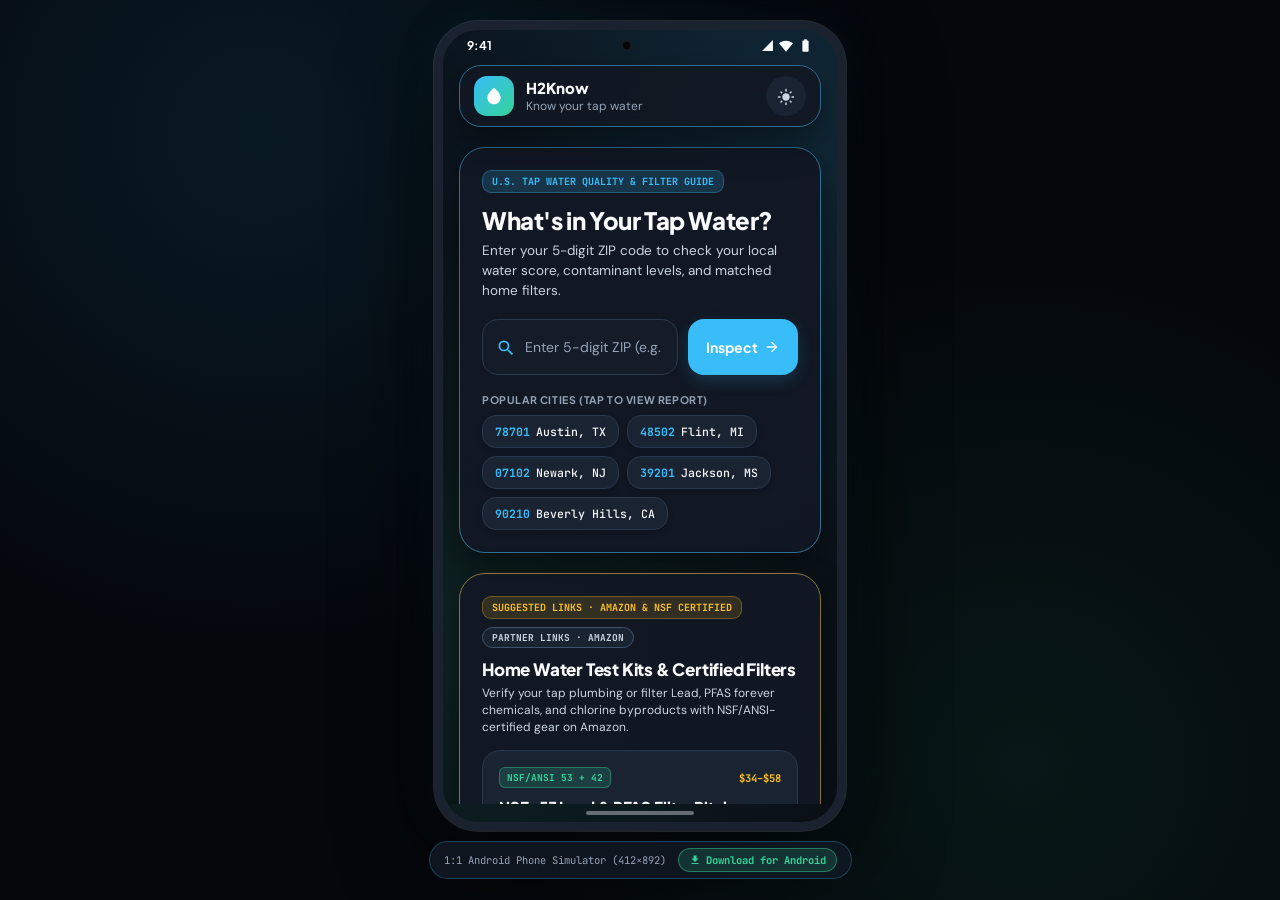
<file: index.html>
<!DOCTYPE html>
<html lang="en" class="dark">
<head>
<script>
  const SUPPORT_URL = "";
  const AMAZON_AFFILIATE_TAG = "";
</script>
<meta charset="UTF-8" />
<meta name="viewport" content="width=device-width, initial-scale=1, maximum-scale=5, viewport-fit=cover" />
<meta name="theme-color" content="#090D14" />
<meta name="apple-mobile-web-app-capable" content="yes" />
<meta name="apple-mobile-web-app-status-bar-style" content="black-translucent" />
<meta name="apple-mobile-web-app-title" content="H2Know" />
<meta name="description" content="H2Know — Civic Tap Water Intelligence. Inspect the WHO, WHERE, WHY, and WHEN of any 5-digit ZIP code's tap water." />
<meta http-equiv="Cache-Control" content="no-cache, no-store, must-revalidate" />
<meta http-equiv="Pragma" content="no-cache" />
<meta http-equiv="Expires" content="0" />
<link rel="manifest" href="./manifest.json?v=14e488e5a03d9cd45e53d19b068b0a0825fd791c" />
<meta name="h2know-build" content="14e488e5a03d9cd45e53d19b068b0a0825fd791c" />
<script>
(function () {
  if (!("serviceWorker" in navigator)) return;
  var hadController = !!navigator.serviceWorker.controller;
  var buildMeta = document.querySelector('meta[name="h2know-build"]');
  var build = (buildMeta && buildMeta.getAttribute("content")) || "";
  var reloadKey = "h2know-sw-reloaded-" + build;
  navigator.serviceWorker.addEventListener("controllerchange", function () {
    if (!hadController) return;
    var already = false;
    try { already = sessionStorage.getItem(reloadKey) === "1"; } catch (e) {}
    if (already) return;
    try { sessionStorage.setItem(reloadKey, "1"); } catch (e) {}
    window.location.reload();
  });
  var swUrl = "./sw.js" + (build ? "?v=" + encodeURIComponent(build) : "");
  navigator.serviceWorker.register(swUrl, { updateViaCache: "none" }).catch(function () {});
})();
</script>
<link rel="preconnect" href="https://fonts.googleapis.com" />
<link rel="preconnect" href="https://fonts.gstatic.com" crossorigin />
<link href="https://fonts.googleapis.com/css2?family=DM+Sans:wght@400;500;600;700&family=JetBrains+Mono:wght@400;500;700;800&family=Plus+Jakarta+Sans:wght@400;600;700;800&display=swap" rel="stylesheet" />
<title>H2Know</title>
<style>
/* ==========================================================================
   EXACT COLOR TOKENS FROM Color.kt (DarkH2KnowPalette & LightH2KnowPalette)
   ========================================================================== */
:root {
  --surface-0: #F1F5F9;
  --surface-1: #FFFFFF;
  --surface-2: #E2E8F0;
  --surface-3: #CBD5E1;
  --surface-4: #B4C2D4;
  --ink: #0F172A;
  --ink-2: #334155;
  --ink-3: #64748B;
  --brand: #0284C7;
  --brand-soft: rgba(2, 132, 199, 0.12);
  --brand-glow: rgba(2, 132, 199, 0.25);
  --safe: #059669;
  --safe-bg: rgba(5, 150, 105, 0.12);
  --caution: #D97706;
  --caution-bg: rgba(217, 119, 6, 0.12);
  --danger: #DC2626;
  --danger-bg: rgba(220, 38, 38, 0.12);
  --border: #CBD5E1;
  --border-strong: #94A3B8;
  --donate: #FF5E5B;
  --donate-bg: rgba(255, 94, 91, 0.15);
  --elevation: 0 10px 26px rgba(15, 23, 42, 0.08);
  --font-display: "Plus Jakarta Sans", system-ui, -apple-system, sans-serif;
  --font-body: "DM Sans", "Plus Jakarta Sans", system-ui, -apple-system, sans-serif;
  --font-mono: "JetBrains Mono", ui-monospace, SFMono-Regular, monospace;
}

html.dark {
  --surface-0: #090D14;
  --surface-1: #111823;
  --surface-2: #192332;
  --surface-3: #243246;
  --surface-4: #2F4058;
  --ink: #F8FAFC;
  --ink-2: #CBD5E1;
  --ink-3: #94A3B8;
  --brand: #38BDF8;
  --brand-soft: rgba(56, 189, 248, 0.18);
  --brand-glow: rgba(56, 189, 248, 0.27);
  --safe: #34D399;
  --safe-bg: rgba(52, 211, 153, 0.16);
  --caution: #FBBF24;
  --caution-bg: rgba(251, 191, 36, 0.16);
  --danger: #F87171;
  --danger-bg: rgba(248, 113, 113, 0.16);
  --border: #29384D;
  --border-strong: #3E526E;
  --donate: #FF7A77;
  --donate-bg: rgba(255, 122, 119, 0.18);
  --elevation: 0 14px 34px rgba(0, 0, 0, 0.48);
}

*, *::before, *::after { box-sizing: border-box; -webkit-tap-highlight-color: transparent; }
html, body {
  margin: 0;
  padding: 0;
  height: 100%;
  font-family: var(--font-body);
  background: #04070C;
  color: var(--ink);
  -webkit-font-smoothing: antialiased;
}
button, input, textarea { font: inherit; color: inherit; }
button { cursor: pointer; border: none; background: none; padding: 0; }
.hidden { display: none !important; }
.mono { font-family: var(--font-mono); }
.svg-ico {
  display: inline-block;
  vertical-align: middle;
  fill: currentColor;
  flex-shrink: 0;
}

/* ==========================================================================
   CONFINED ANDROID SIMULATOR VIEWPORT ON DESKTOP / FULL-BLEED ON MOBILE
   ========================================================================== */
.simulator-stage {
  min-height: 100vh;
  min-height: 100dvh;
  width: 100%;
  display: flex;
  align-items: center;
  justify-content: center;
  background:
    radial-gradient(circle at 20% 15%, rgba(56, 189, 248, 0.10), transparent 42%),
    radial-gradient(circle at 80% 85%, rgba(52, 211, 153, 0.08), transparent 42%),
    #04070C;
}

.android-device {
  position: relative;
  width: 100%;
  height: 100vh;
  height: 100dvh;
  background-color: var(--surface-0);
  /* Exact MainActivity.kt drawBehind radial gradients at (88%, 12%) and (12%, 78%) */
  background-image:
    radial-gradient(circle at 88% 12%, color-mix(in srgb, var(--brand) 16%, transparent) 0%, transparent 62%),
    radial-gradient(circle at 12% 78%, color-mix(in srgb, var(--safe) 12%, transparent) 0%, transparent 58%);
  display: flex;
  flex-direction: column;
  overflow: hidden;
}

@media (min-width: 480px) {
  .simulator-stage {
    padding: 12px;
    flex-direction: column;
    gap: 10px;
  }
  .android-device {
    width: 412px;
    max-width: 96vw;
    height: min(90vh, 892px);
    border-radius: 44px;
    border: 9px solid #1A2230;
    box-shadow:
      0 0 0 1px rgba(255, 255, 255, 0.12),
      0 30px 90px rgba(0, 0, 0, 0.82),
      0 0 48px rgba(56, 189, 248, 0.08);
  }
  .desktop-apk-bar {
    display: inline-flex !important;
  }
  .android-status-bar,
  .android-nav-pill-bar {
    display: flex !important;
  }
}

.android-status-bar {
  display: none;
  align-items: center;
  justify-content: space-between;
  padding: 8px 24px 4px;
  font-family: var(--font-display);
  font-size: 12px;
  font-weight: 700;
  color: var(--ink);
  flex-shrink: 0;
  user-select: none;
  z-index: 35;
}
.camera-punch {
  width: 11px;
  height: 11px;
  border-radius: 999px;
  background: #04060A;
  box-shadow: inset 0 0 0 1.5px rgba(255, 255, 255, 0.10);
}
.status-icons {
  display: flex;
  align-items: center;
  gap: 5px;
  color: var(--ink);
}
.android-nav-pill-bar {
  display: none;
  justify-content: center;
  align-items: center;
  height: 18px;
  flex-shrink: 0;
  background: transparent;
  z-index: 35;
}
.android-nav-handle {
  width: 108px;
  height: 4px;
  border-radius: 999px;
  background: color-mix(in srgb, var(--ink) 38%, transparent);
}

/* ==========================================================================
   TOP BAR: H2KnowStreamlinedTopBar (H2KnowSearchHome.kt lines 92-300)
   ========================================================================== */
.top-bar-outer {
  padding: 8px 16px;
  flex-shrink: 0;
  z-index: 30;
}
.top-capsule-surface {
  background: color-mix(in srgb, var(--surface-1) 94%, transparent);
  backdrop-filter: blur(16px);
  border-radius: 22px;
  padding: 10px 14px;
  border: 1px solid color-mix(in srgb, var(--brand) 38%, var(--border));
  box-shadow: var(--elevation);
  display: flex;
  align-items: center;
  justify-content: space-between;
  gap: 8px;
}
.top-left-row {
  display: flex;
  align-items: center;
  min-width: 0;
  flex: 1;
}
.top-back-btn {
  height: 40px;
  padding: 0 12px;
  border-radius: 14px;
  background: var(--surface-2);
  border: 1px solid var(--border);
  display: inline-flex;
  align-items: center;
  gap: 5px;
  font-family: var(--font-mono);
  font-size: 11.5px;
  font-weight: 700;
  color: var(--ink);
  margin-right: 12px;
  flex-shrink: 0;
}
.top-water-logo {
  width: 40px;
  height: 40px;
  border-radius: 13px;
  background: linear-gradient(135deg, var(--brand), var(--safe));
  display: flex;
  align-items: center;
  justify-content: center;
  color: #FFFFFF;
  margin-right: 12px;
  flex-shrink: 0;
}
.top-title-col {
  min-width: 0;
  flex: 1;
}
.top-title {
  margin: 0;
  font-family: var(--font-display);
  font-size: 15px;
  line-height: 21px;
  font-weight: 800;
  letter-spacing: -0.1px;
  color: var(--ink);
  white-space: nowrap;
  overflow: hidden;
  text-overflow: ellipsis;
}
.top-subtitle {
  margin: 0;
  font-family: var(--font-body);
  font-size: 12px;
  line-height: 17px;
  color: var(--ink-3);
  white-space: nowrap;
  overflow: hidden;
  text-overflow: ellipsis;
}
.top-right-actions {
  display: flex;
  align-items: center;
  gap: 6px;
  flex-shrink: 0;
}
.donate-pill-btn {
  height: 38px;
  padding: 0 12px;
  border-radius: 999px;
  background: var(--donate-bg);
  border: 1px solid color-mix(in srgb, var(--donate) 45%, transparent);
  display: inline-flex;
  align-items: center;
  gap: 5px;
  font-family: var(--font-display);
  font-size: 10.5px;
  font-weight: 700;
  letter-spacing: 0.4px;
  color: var(--donate);
}
.icon-circle-btn {
  width: 40px;
  height: 40px;
  border-radius: 999px;
  background: var(--surface-2);
  display: flex;
  align-items: center;
  justify-content: center;
  color: var(--ink-2);
}

/* ==========================================================================
   SCROLLABLE WORKSPACE COLUMN (MainActivity.kt lines 265-607)
   ========================================================================== */
.workspace-scroll {
  flex: 1;
  overflow-y: auto;
  overflow-x: hidden;
  padding: 12px 16px 28px;
  scroll-behavior: smooth;
  scrollbar-width: none;
  -ms-overflow-style: none;
}
.workspace-scroll.with-dock {
  padding-bottom: 104px;
}
.workspace-scroll::-webkit-scrollbar { display: none; width: 0; height: 0; }

.stack-20 { display: flex; flex-direction: column; gap: 20px; }
.stack-18 { display: flex; flex-direction: column; gap: 18px; }
.stack-14 { display: flex; flex-direction: column; gap: 14px; }
.stack-12 { display: flex; flex-direction: column; gap: 12px; }
.stack-10 { display: flex; flex-direction: column; gap: 10px; }
.stack-8  { display: flex; flex-direction: column; gap: 8px; }

/* ==========================================================================
   SURFACES & TYPOGRAPHY (Type.kt & Compose Surface styles)
   ========================================================================== */
.surface-card {
  background: color-mix(in srgb, var(--surface-1) 95%, transparent);
  border: 1px solid var(--border);
  border-radius: 26px;
  padding: 22px;
  box-shadow: var(--elevation);
}
.surface-card.hero-gradient-border {
  border-color: color-mix(in srgb, var(--brand) 42%, var(--border));
}
.surface-card.safe-gradient-border {
  border-color: color-mix(in srgb, var(--safe) 42%, var(--border));
}
.surface-card-24 {
  background: color-mix(in srgb, var(--surface-1) 92%, transparent);
  border: 1px solid var(--border);
  border-radius: 24px;
  padding: 20px;
  box-shadow: var(--elevation);
}

.headline-large {
  margin: 0;
  font-family: var(--font-display);
  font-weight: 800;
  font-size: 24px;
  line-height: 30px;
  letter-spacing: -0.4px;
  color: var(--ink);
}
.headline-medium {
  margin: 0;
  font-family: var(--font-display);
  font-weight: 800;
  font-size: 20px;
  line-height: 26px;
  letter-spacing: -0.3px;
  color: var(--ink);
}
.title-large {
  margin: 0;
  font-family: var(--font-display);
  font-weight: 800;
  font-size: 17px;
  line-height: 23px;
  letter-spacing: -0.2px;
  color: var(--ink);
}
.title-medium {
  margin: 0;
  font-family: var(--font-display);
  font-weight: 700;
  font-size: 15px;
  line-height: 21px;
  letter-spacing: -0.1px;
  color: var(--ink);
}
.title-small {
  margin: 0;
  font-family: var(--font-display);
  font-weight: 700;
  font-size: 13px;
  line-height: 18px;
  color: var(--ink);
}
.body-medium {
  margin: 0;
  font-family: var(--font-body);
  font-size: 13.5px;
  line-height: 20px;
  color: var(--ink-2);
}
.body-small {
  margin: 0;
  font-family: var(--font-body);
  font-size: 12px;
  line-height: 17px;
  color: var(--ink-2);
}
.label-small {
  font-family: var(--font-display);
  font-weight: 700;
  font-size: 10.5px;
  line-height: 14px;
  letter-spacing: 0.6px;
  color: var(--ink-3);
}

.flow-row {
  display: flex;
  flex-wrap: wrap;
  gap: 8px;
  align-items: center;
}
.row-between {
  display: flex;
  justify-content: space-between;
  align-items: center;
  gap: 10px;
}
.flow-between {
  display: flex;
  flex-wrap: wrap;
  justify-content: space-between;
  align-items: center;
  gap: 8px;
}

.pillar-badge {
  font-family: var(--font-mono);
  font-size: 10px;
  font-weight: 700;
  padding: 4px 9px;
  border-radius: 9px;
  display: inline-flex;
  align-items: center;
}

/* Search Input & Inspect Button (H2KnowSearchHome.kt lines 409-483) */
.search-input-row {
  display: flex;
  align-items: center;
  gap: 10px;
  margin-top: 18px;
}
.outlined-field-wrap {
  position: relative;
  flex: 1;
}
.outlined-field-icon {
  position: absolute;
  left: 14px;
  top: 50%;
  transform: translateY(-50%);
  color: var(--brand);
  pointer-events: none;
}
.outlined-zip-input {
  width: 100%;
  height: 56px;
  border-radius: 16px;
  border: 1px solid var(--border);
  background: color-mix(in srgb, var(--surface-2) 45%, transparent);
  padding: 0 12px 0 42px;
  font-family: var(--font-body);
  font-size: 14px;
  color: var(--ink);
  transition: border-color 0.15s, background-color 0.15s;
}
.outlined-zip-input::placeholder {
  color: var(--ink-3);
}
.outlined-zip-input:focus {
  outline: none;
  border: 2px solid var(--brand);
  background: color-mix(in srgb, var(--surface-2) 65%, transparent);
}
.inspect-button {
  height: 56px;
  padding: 0 18px;
  border-radius: 16px;
  background: var(--brand);
  color: #FFFFFF;
  font-family: var(--font-display);
  font-size: 14px;
  font-weight: 700;
  display: inline-flex;
  align-items: center;
  gap: 6px;
  box-shadow: 0 6px 16px var(--brand-soft);
  flex-shrink: 0;
}

/* Preset ZIP Chips (H2KnowSearchHome.kt lines 770-798) */
.preset-zip-chip {
  border-radius: 14px;
  background: var(--surface-2);
  border: 1px solid var(--border);
  padding: 8px 12px;
  display: inline-flex;
  align-items: center;
  gap: 6px;
  box-shadow: 0 2px 6px rgba(0, 0, 0, 0.15);
}
.preset-zip-chip:hover {
  border-color: var(--brand);
}

/* Buttons */
.outlined-brand-btn {
  border-radius: 12px;
  border: 1px solid var(--brand);
  padding: 8px 14px;
  color: var(--brand);
  font-family: var(--font-display);
  font-size: 12px;
  font-weight: 700;
  display: inline-flex;
  align-items: center;
  gap: 5px;
  flex-shrink: 0;
}
.solid-brand-btn {
  border-radius: 14px;
  background: var(--brand);
  padding: 10px 14px;
  color: #FFFFFF;
  font-family: var(--font-display);
  font-size: 13px;
  font-weight: 700;
  display: inline-flex;
  align-items: center;
  gap: 5px;
  box-shadow: 0 4px 12px var(--brand-soft);
  flex-shrink: 0;
}

/* ActiveFourWHeaderStrip (WhoWhereWhyWhenDashboard.kt lines 247-343) */
.fourw-header-strip {
  background: color-mix(in srgb, var(--surface-1) 92%, transparent);
  border-radius: 20px;
  padding: 12px 16px;
  border: 1px solid var(--border);
  box-shadow: var(--elevation);
  display: flex;
  justify-content: space-between;
  align-items: center;
  gap: 8px;
}

/* 2x2 Governance Grid (WhoWhereWhyWhenDashboard.kt lines 453-489) */
.gov-grid-2x2 {
  display: grid;
  grid-template-columns: 1fr 1fr;
  gap: 10px;
}
.gov-stat-tile {
  background: var(--surface-2);
  border: 1px solid var(--border);
  border-radius: 16px;
  padding: 14px;
  display: flex;
  flex-direction: column;
  gap: 3px;
}

/* FloatingFourWDock (WhoWhereWhyWhenDashboard.kt lines 1416-1504) */
.floating-dock-outer {
  position: absolute;
  left: 0;
  right: 0;
  bottom: 14px;
  padding: 0 12px;
  display: flex;
  justify-content: center;
  pointer-events: none;
  z-index: 40;
}
.floating-dock-surface {
  background: color-mix(in srgb, var(--surface-1) 96%, transparent);
  backdrop-filter: blur(18px);
  border-radius: 999px;
  padding: 7px 10px;
  border: 1px solid color-mix(in srgb, var(--brand) 45%, var(--border));
  box-shadow: 0 14px 34px rgba(0, 0, 0, 0.58);
  display: flex;
  align-items: center;
  gap: 6px;
  pointer-events: auto;
}
.dock-tab-pill {
  border-radius: 999px;
  background: var(--surface-2);
  border: 1px solid var(--border);
  padding: 8px 12px;
  font-family: var(--font-mono);
  font-size: 11px;
  font-weight: 700;
  color: var(--ink);
}
.dock-tab-pill.active {
  background: var(--brand-soft);
  border: 1.5px solid var(--brand);
  color: var(--brand);
}
.dock-quick-btn {
  border-radius: 999px;
  background: var(--brand);
  padding: 8px 13px;
  color: #FFFFFF;
  font-family: var(--font-display);
  font-size: 10.5px;
  font-weight: 700;
  display: inline-flex;
  align-items: center;
  gap: 4px;
}

/* Fullscreen AuthScreen Overlay inside Android Device (AuthScreen.kt) */
.auth-screen-overlay {
  position: absolute;
  inset: 0;
  z-index: 80;
  background-color: var(--surface-0);
  background-image:
    radial-gradient(circle at 85% 14%, color-mix(in srgb, var(--brand) 22%, transparent) 0%, transparent 65%),
    radial-gradient(circle at 15% 86%, color-mix(in srgb, var(--safe) 16%, transparent) 0%, transparent 62%);
  overflow-y: auto;
  padding: 28px 20px;
  display: flex;
  align-items: center;
  justify-content: center;
}
@keyframes heroFloat {
  0% { transform: translateY(-5px); }
  100% { transform: translateY(5px); }
}
.auth-emblem {
  width: 72px;
  height: 72px;
  border-radius: 22px;
  background: linear-gradient(135deg, var(--brand), var(--safe));
  display: flex;
  align-items: center;
  justify-content: center;
  color: #FFFFFF;
  animation: heroFloat 2.8s ease-in-out infinite alternate;
}

/* Dialog Modals */
.dialog-backdrop {
  position: absolute;
  inset: 0;
  z-index: 90;
  background: rgba(5, 9, 16, 0.76);
  backdrop-filter: blur(5px);
  display: flex;
  align-items: center;
  justify-content: center;
  padding: 16px;
}
.dialog-surface {
  width: 100%;
  max-height: 88%;
  overflow-y: auto;
  background: var(--surface-1);
  border: 1.5px solid var(--border-strong);
  border-radius: 24px;
  padding: 20px;
  box-shadow: 0 20px 50px rgba(0, 0, 0, 0.65);
}
</style>
</head>
<body>

<div class="simulator-stage">
  <div class="android-device">

    <!-- ANDROID STATUS BAR (Shown on Desktop Simulator Canvas) -->
    <div class="android-status-bar">
      <span>9:41</span>
      <div class="camera-punch"></div>
      <div class="status-icons">
        <!-- Signal + Wifi + Battery SVGs -->
        <svg class="svg-ico" width="13" height="13" viewBox="0 0 24 24"><path d="M2 22h20V2z"/></svg>
        <svg class="svg-ico" width="14" height="14" viewBox="0 0 24 24"><path d="M12 3C6.95 3 3.15 4.85 0 7.23L12 22 24 7.25C20.85 4.87 17.05 3 12 3z"/></svg>
        <svg class="svg-ico" width="15" height="15" viewBox="0 0 24 24"><path d="M15.67 4H14V2h-4v2H8.33C7.6 4 7 4.6 7 5.33v15.33C7 21.4 7.6 22 8.33 22h7.33c.74 0 1.34-.6 1.34-1.33V5.33C17 4.6 16.4 4 15.67 4z"/></svg>
      </div>
    </div>

    <!-- ====================================================================
         TOP BAR: H2KnowStreamlinedTopBar (H2KnowSearchHome.kt)
         ==================================================================== -->
    <div class="top-bar-outer">
      <header class="top-capsule-surface">
        <div class="top-left-row">
          <button type="button" id="topBackButton" class="top-back-btn hidden">
            <svg class="svg-ico" width="16" height="16" viewBox="0 0 24 24" style="color:var(--brand)"><path d="M20 11H7.83l5.59-5.59L12 4l-8 8 8 8 1.41-1.41L7.83 13H20v-2z"/></svg>
            <span>ZIPs</span>
          </button>
          <div id="topWaterDropLogo" class="top-water-logo">
            <svg class="svg-ico" width="20" height="20" viewBox="0 0 24 24"><path d="M12 2c-5.33 4.55-8 8.48-8 11.8 0 4.98 3.8 8.2 8 8.2s8-3.22 8-8.2c0-3.32-2.67-7.25-8-11.8z"/></svg>
          </div>
          <div class="top-title-col">
            <h1 id="topHeaderTitle" class="top-title">H2Know</h1>
            <p id="topHeaderSubtitle" class="top-subtitle">Know your tap water</p>
          </div>
        </div>

        <div class="top-right-actions">
          <button type="button" id="topDonateButton" class="donate-pill-btn hidden" tabindex="-1">
            <svg class="svg-ico" width="14" height="14" viewBox="0 0 24 24"><path d="M12 21.35l-1.45-1.32C5.4 15.36 2 12.28 2 8.5 2 5.42 4.42 3 7.5 3c1.74 0 3.41.81 4.5 2.09C13.09 3.81 14.76 3 16.5 3 19.58 3 22 5.42 22 8.5c0 3.78-3.4 6.86-8.55 11.54L12 21.35z"/></svg>
            <span>Support</span>
          </button>

          <button type="button" id="themeToggleButton" class="icon-circle-btn" tabindex="-1" aria-label="Toggle theme">
            <span id="themeIconHolder"></span>
          </button>

          <button type="button" id="signOutButton" class="icon-circle-btn hidden" tabindex="-1" aria-label="Sign out">
            <svg class="svg-ico" width="18" height="18" viewBox="0 0 24 24"><path d="M10.09 15.59L11.5 17l5-5-5-5-1.41 1.41L12.67 11H3v2h9.67l-2.58 2.59zM19 3H5c-1.11 0-2 .9-2 2v4h2V5h14v14H5v-4H3v4c0 1.1.89 2 2 2h14c1.1 0 2-.9 2-2V5c0-1.1-.9-2-2-2z"/></svg>
          </button>
        </div>
      </header>
    </div>

    <!-- ====================================================================
         SCROLLABLE WORKSPACE (H2KnowSearchAndCloudHome + WhoWhereWhyWhenDashboard + H2KnowStudioFooter)
         ==================================================================== -->
    <main id="workspaceScroll" class="workspace-scroll">

      <!-- SCREEN 1: SEARCH & CLOUD HOME (H2KnowSearchHome.kt) -->
      <div id="searchHomeScreen" class="stack-20">

        <!-- 1. Floating Hero Search Card -->
        <section class="surface-card hero-gradient-border">
          <div class="flow-row">
            <span class="pillar-badge" style="color:var(--brand);background:var(--brand-soft);border:1px solid color-mix(in srgb, var(--brand) 30%, transparent)">U.S. TAP WATER QUALITY &amp; FILTER GUIDE</span>
          </div>

          <div style="height:12px"></div>
          <h2 class="headline-large">What's in Your Tap Water?</h2>
          <div style="height:6px"></div>
          <p class="body-medium">Enter your 5-digit ZIP code to check your local water score, contaminant levels, and matched home filters.</p>

          <form id="zipSearchForm" class="search-input-row">
            <div class="outlined-field-wrap">
              <span class="outlined-field-icon">
                <svg class="svg-ico" width="20" height="20" viewBox="0 0 24 24"><path d="M15.5 14h-.79l-.28-.27A6.471 6.471 0 0 0 16 9.5 6.5 6.5 0 1 0 9.5 16c1.61 0 3.09-.59 4.23-1.57l.27.28v.79l5 4.99L20.49 19l-4.99-5zm-6 0C7.01 14 5 11.99 5 9.5S7.01 5 9.5 5 14 7.01 14 9.5 11.99 14 9.5 14z"/></svg>
              </span>
              <input id="zipSearchInput" class="outlined-zip-input" type="text" inputmode="numeric" maxlength="5" placeholder="Enter 5-digit ZIP (e.g. 78701)" autocomplete="postal-code" />
            </div>
            <button type="submit" id="zipSearchButton" class="inspect-button">
              <span>Inspect</span>
              <svg class="svg-ico" width="16" height="16" viewBox="0 0 24 24"><path d="M12 4l-1.41 1.41L16.17 11H4v2h12.17l-5.58 5.59L12 20l8-8z"/></svg>
            </button>
          </form>

          <div id="searchErrorBox" class="hidden" style="margin-top:12px;padding:9px 12px;border-radius:12px;background:var(--danger-bg);border:1px solid color-mix(in srgb, var(--danger) 35%, transparent);color:var(--danger);font-size:12px"></div>

          <!-- Instant Inline Results right below the Search Box (above preset chips) -->
          <div id="inlineProvidersZone" class="hidden" style="margin-top:16px"></div>

          <div style="height:18px"></div>
          <div class="label-small">POPULAR CITIES (TAP TO VIEW REPORT)</div>
          <div style="height:8px"></div>
          <div id="presetZipChipsRow" class="flow-row"></div>
        </section>

        <!-- 2. Suggested Home Water Filters & Test Kits (Amazon Partner Links) -->
        <div id="homeSuggestedMarketplaceCard"></div>

        <!-- 3. Saved Locations -->
        <section class="surface-card-24 stack-12">
          <div class="row-between">
            <div style="display:flex;align-items:center;gap:10px">
              <div style="width:32px;height:32px;border-radius:10px;background:var(--brand-soft);color:var(--brand);display:flex;align-items:center;justify-content:center">
                <svg class="svg-ico" width="17" height="17" viewBox="0 0 24 24"><path d="M19.35 10.04C18.67 6.59 15.64 4 12 4 9.11 4 6.6 5.64 5.35 8.04 2.34 8.36 0 10.91 0 14c0 3.31 2.69 6 6 6h13c2.76 0 5-2.24 5-5 0-2.64-2.05-4.78-4.65-4.96zM10 17l-3.5-3.5 1.41-1.41L10 14.17 15.18 9l1.41 1.41L10 17z"/></svg>
              </div>
              <div>
                <h3 class="title-medium">Saved Locations</h3>
                <p class="body-small" style="color:var(--ink-3)">Quick access to your checked ZIP codes</p>
              </div>
            </div>
          </div>
          <div id="cloudHistoryHomeBox"></div>
        </section>

        <!-- 3. User-Reported Water Quality Issues (Only visible when signed in and issues exist) -->
        <section id="cloudIssuesHomeCard" class="surface-card-24 stack-12 hidden"></section>

      </div>

      <!-- SCREEN 2: RESULTS DASHBOARD (WhoWhereWhyWhenDashboard.kt) -->
      <div id="resultsDashboardScreen" class="stack-14 hidden">
        <!-- Cloud Status Toast Banner -->
        <div id="cloudStatusBanner" class="hidden" style="padding:12px 16px;border-radius:16px;background:var(--safe-bg);border:1px solid color-mix(in srgb, var(--safe) 45%, transparent);display:flex;align-items:center;gap:10px;cursor:pointer"></div>

        <!-- Multi-Provider Switcher Bar (when >1 utility serves this ZIP) -->
        <div id="multiProviderSwitcherBox" class="hidden"></div>

        <!-- Integrated Top Navigation Tab Bar + Share Button -->
        <div id="activeFourWHeaderStrip" class="fourw-header-strip" style="padding:6px 8px;gap:6px">
          <div style="flex:1;display:grid;grid-template-columns:repeat(4, 1fr);gap:4px">
            <button type="button" class="top-strip-tab-btn" data-tab="WHO" style="border-radius:12px;padding:7px 4px;font-family:var(--font-display);font-size:11.5px;font-weight:700;text-align:center">Overview</button>
            <button type="button" class="top-strip-tab-btn" data-tab="WHERE" style="border-radius:12px;padding:7px 4px;font-family:var(--font-display);font-size:11.5px;font-weight:700;text-align:center">Source</button>
            <button type="button" class="top-strip-tab-btn" data-tab="WHY" style="border-radius:12px;padding:7px 4px;font-family:var(--font-display);font-size:11.5px;font-weight:700;text-align:center">Quality</button>
            <button type="button" class="top-strip-tab-btn" data-tab="WHEN" style="border-radius:12px;padding:7px 4px;font-family:var(--font-display);font-size:11.5px;font-weight:700;text-align:center">History</button>
          </div>
          <button type="button" id="headerShareReportButton" style="border-radius:12px;background:var(--surface-2);border:1px solid var(--border-strong);padding:7px 10px;display:inline-flex;align-items:center;gap:4px;flex-shrink:0">
            <svg class="svg-ico" width="13" height="13" viewBox="0 0 24 24" style="color:var(--brand)"><path d="M18 16.08c-.76 0-1.44.3-1.96.77L8.91 12.7c.05-.23.09-.46.09-.7s-.04-.47-.09-.7l7.05-4.11c.54.5 1.25.81 2.04.81 1.66 0 3-1.34 3-3s-1.34-3-3-3-3 1.34-3 3c0 .24.04.47.09.7L8.04 9.81C7.5 9.31 6.79 9 6 9c-1.66 0-3 1.34-3 3s1.34 3 3 3c.79 0 1.5-.31 2.04-.81l7.12 4.16c-.05.21-.08.43-.08.65 0 1.61 1.31 2.92 2.92 2.92 1.61 0 2.92-1.31 2.92-2.92s-1.31-2.92-2.92-2.92z"/></svg>
            <span class="mono" style="font-size:10px;font-weight:700;color:var(--ink)">Share</span>
          </button>
        </div>

        <!-- Active Tab Body -->
        <div id="activeTabContentHolder"></div>
      </div>

      <!-- ====================================================================
           INDEPENDENT UMBRELLA STUDIO FOOTER: H2KnowStudioFooter
           (H2KnowReleaseAndPrivacyComponents.kt lines 438-604)
           ==================================================================== -->
      <footer style="margin-top:20px;background:color-mix(in srgb, var(--surface-1) 90%, transparent);border:1px solid var(--border);border-radius:22px;padding:14px 16px;text-align:center;display:flex;flex-direction:column;align-items:center;gap:10px">
        <div style="display:flex;align-items:center;gap:8px;flex-wrap:wrap;justify-content:center">
          <span class="mono" style="font-size:10px;font-weight:700;color:var(--brand)">INDEPENDENT PROJECT</span>
          <span style="font-size:10px;color:var(--ink-3)">•</span>
          <span class="mono" style="font-size:10px;font-weight:500;color:var(--ink-3)">INDEPENDENT CIVIC RELEASE</span>
        </div>

        <p class="body-small" style="font-size:11px;color:var(--ink-2);text-align:center">
          Data sourced from public U.S. EPA Envirofacts (SDWIS) &amp; U.S. Drought Monitor records. H2Know is an independent non-governmental project and is not affiliated with or endorsed by the U.S. EPA or any municipal water utility.
        </p>

        <div class="flow-row" style="justify-content:center">
          <button type="button" id="footerPrivacyButton" tabindex="-1" style="border-radius:999px;background:var(--surface-2);border:1px solid var(--border-strong);padding:7px 12px;display:inline-flex;align-items:center;gap:6px">
            <svg class="svg-ico" width="14" height="14" viewBox="0 0 24 24" style="color:var(--safe)"><path d="M12 1L3 5v6c0 5.55 3.84 10.74 9 12 5.16-1.26 9-6.45 9-12V5l-9-4zm-2 16l-4-4 1.41-1.41L10 14.17l6.59-6.59L18 9l-8 8z"/></svg>
            <span class="label-small" style="color:var(--ink);letter-spacing:0.2px">Privacy &amp; EPA Disclaimer</span>
          </button>

          <button type="button" id="footerShareButton" tabindex="-1" style="border-radius:999px;background:var(--brand-soft);border:1px solid color-mix(in srgb, var(--brand) 50%, transparent);padding:7px 12px;display:inline-flex;align-items:center;gap:6px">
            <svg class="svg-ico" width="13" height="13" viewBox="0 0 24 24" style="color:var(--brand)"><path d="M18 16.08c-.76 0-1.44.3-1.96.77L8.91 12.7c.05-.23.09-.46.09-.7s-.04-.47-.09-.7l7.05-4.11c.54.5 1.25.81 2.04.81 1.66 0 3-1.34 3-3s-1.34-3-3-3-3 1.34-3 3c0 .24.04.47.09.7L8.04 9.81C7.5 9.31 6.79 9 6 9c-1.66 0-3 1.34-3 3s1.34 3 3 3c.79 0 1.5-.31 2.04-.81l7.12 4.16c-.05.21-.08.43-.08.65 0 1.61 1.31 2.92 2.92 2.92 1.61 0 2.92-1.31 2.92-2.92s-1.31-2.92-2.92-2.92z"/></svg>
            <span id="footerShareButtonText" class="label-small" style="color:var(--brand);letter-spacing:0.2px">Share H2Know</span>
          </button>

          <button type="button" id="footerDonateButton" class="hidden" tabindex="-1" style="border-radius:999px;background:var(--donate-bg);border:1px solid color-mix(in srgb, var(--donate) 45%, transparent);padding:7px 12px;display:inline-flex;align-items:center;gap:5px">
            <svg class="svg-ico" width="13" height="13" viewBox="0 0 24 24" style="color:var(--donate)"><path d="M12 21.35l-1.45-1.32C5.4 15.36 2 12.28 2 8.5 2 5.42 4.42 3 7.5 3c1.74 0 3.41.81 4.5 2.09C13.09 3.81 14.76 3 16.5 3 19.58 3 22 5.42 22 8.5c0 3.78-3.4 6.86-8.55 11.54L12 21.35z"/></svg>
            <span class="label-small" style="color:var(--donate);letter-spacing:0.2px">Buy Me a Coffee</span>
          </button>

          <a href="https://github.com/TechBishop/H2Know/releases/latest/download/H2Know.apk" tabindex="-1" style="text-decoration:none;border-radius:999px;background:var(--safe-bg);border:1px solid color-mix(in srgb, var(--safe) 45%, transparent);padding:7px 12px;display:inline-flex;align-items:center;gap:5px">
            <svg class="svg-ico" width="13" height="13" viewBox="0 0 24 24" style="color:var(--safe)"><path d="M5 20h14v-2H5v2zM19 9h-4V3H9v6H5l7 7 7-7z"/></svg>
            <span class="label-small" style="color:var(--safe);letter-spacing:0.2px">Download for Android</span>
          </a>
        </div>
      </footer>

    </main>

    <!-- ====================================================================
         FLOATING BOTTOM DOCK: FloatingFourWDock (WhoWhereWhyWhenDashboard.kt)
         ==================================================================== -->
    <nav id="floatingFourWDock" class="floating-dock-outer hidden" aria-label="Report Sections">
      <div class="floating-dock-surface">
        <button type="button" class="dock-tab-pill active" data-tab="WHO">Overview</button>
        <button type="button" class="dock-tab-pill" data-tab="WHERE">Source</button>
        <button type="button" class="dock-tab-pill" data-tab="WHY">Quality</button>
        <button type="button" class="dock-tab-pill" data-tab="WHEN">History</button>
        <button type="button" id="dockQuickActionButton" class="dock-quick-btn"></button>
      </div>
    </nav>

    <!-- ====================================================================
         FULLSCREEN AUTH SCREEN OVERLAY: AuthScreen (AuthScreen.kt)
         ==================================================================== -->
    <div id="authScreenOverlay" class="auth-screen-overlay hidden">
      <div class="surface-card hero-gradient-border" style="width:100%;border-radius:30px;padding:30px 24px;display:flex;flex-direction:column;align-items:center;text-align:center">
        <div class="auth-emblem">
          <svg class="svg-ico" width="36" height="36" viewBox="0 0 24 24"><path d="M12 2c-5.33 4.55-8 8.48-8 11.8 0 4.98 3.8 8.2 8 8.2s8-3.22 8-8.2c0-3.32-2.67-7.25-8-11.8z"/></svg>
        </div>

        <div style="height:18px"></div>
        <div class="mono" style="font-size:10px;font-weight:700;color:var(--brand);background:var(--brand-soft);border:1px solid color-mix(in srgb, var(--brand) 35%, transparent);border-radius:999px;padding:5px 12px">
          CIVIC WATER INTELLIGENCE · 2027 EDITION
        </div>

        <div style="height:12px"></div>
        <h2 style="margin:0;font-family:var(--font-display);font-size:28px;line-height:34px;font-weight:800;letter-spacing:-0.5px;color:var(--ink)">H2Know</h2>
        <div style="height:6px"></div>
        <p class="title-medium" style="color:var(--ink-2)">U.S. Tap Water Quality &amp; Filter Guide</p>

        <div style="height:22px"></div>

        <!-- 2x2 Bento Grid (AuthPillarTile) -->
        <div class="gov-grid-2x2" style="width:100%;text-align:left">
          <div class="gov-stat-tile" style="padding:12px 14px">
            <div class="mono" style="font-size:10px;font-weight:700;color:var(--brand)">OVERVIEW</div>
            <div class="title-small">Utility &amp; Score</div>
            <div class="body-small" style="font-size:11px;line-height:15px;color:var(--ink-3)">Water provider &amp; 0–100 safety score</div>
          </div>
          <div class="gov-stat-tile" style="padding:12px 14px">
            <div class="mono" style="font-size:10px;font-weight:700;color:var(--safe)">SOURCE</div>
            <div class="title-small">Water &amp; Drought</div>
            <div class="body-small" style="font-size:11px;line-height:15px;color:var(--ink-3)">River/aquifer origin &amp; treatment</div>
          </div>
          <div class="gov-stat-tile" style="padding:12px 14px">
            <div class="mono" style="font-size:10px;font-weight:700;color:var(--caution)">QUALITY</div>
            <div class="title-small">Contaminants &amp; Filters</div>
            <div class="body-small" style="font-size:11px;line-height:15px;color:var(--ink-3)">Lab levels &amp; matched home filters</div>
          </div>
          <div class="gov-stat-tile" style="padding:12px 14px">
            <div class="mono" style="font-size:10px;font-weight:700;color:var(--brand)">HISTORY</div>
            <div class="title-small">1Y · 5Y · 10Y Trends</div>
            <div class="body-small" style="font-size:11px;line-height:15px;color:var(--ink-3)">Quality history &amp; past notices</div>
          </div>
        </div>

        <div style="height:24px"></div>

        <button type="button" id="googleSignInButton" style="width:100%;height:54px;border-radius:16px;background:var(--brand);color:#FFFFFF;font-family:var(--font-display);font-size:13.5px;font-weight:700;display:flex;align-items:center;justify-content:center;gap:8px;box-shadow:0 8px 20px var(--brand-soft)">
          <svg class="svg-ico" width="18" height="18" viewBox="0 0 24 24"><path d="M19.35 10.04C18.67 6.59 15.64 4 12 4 9.11 4 6.6 5.64 5.35 8.04 2.34 8.36 0 10.91 0 14c0 3.31 2.69 6 6 6h13c2.76 0 5-2.24 5-5 0-2.64-2.05-4.78-4.65-4.96zM10 17l-3.5-3.5 1.41-1.41L10 14.17 15.18 9l1.41 1.41L10 17z"/></svg>
          <span>Sign in with Google</span>
        </button>

        <div style="height:12px"></div>

        <button type="button" id="continueAsGuestButton" style="width:100%;height:52px;border-radius:16px;background:transparent;border:1px solid var(--border);color:var(--ink);font-family:var(--font-display);font-size:13px;font-weight:600;display:flex;align-items:center;justify-content:center;gap:6px">
          <span>Continue without Signing In</span>
          <svg class="svg-ico" width="16" height="16" viewBox="0 0 24 24" style="color:var(--brand)"><path d="M12 4l-1.41 1.41L16.17 11H4v2h12.17l-5.58 5.59L12 20l8-8z"/></svg>
        </button>

        <div style="height:12px"></div>
        <p class="body-small" style="color:var(--ink-3);text-align:center">
          Instant ZIP code lookup works without an account. Sign in anytime to save checked ZIP codes or report local tap water issues.
        </p>
      </div>
    </div>

    <!-- ====================================================================
         DIALOG 1: H2KnowReportSnapshotDialog
         ==================================================================== -->
    <div id="snapshotDialogBackdrop" class="dialog-backdrop hidden">
      <div id="snapshotDialogSurface" class="dialog-surface"></div>
    </div>

    <!-- ====================================================================
         DIALOG 2: ReportCloudIssueDialog
         ==================================================================== -->
    <div id="reportIssueDialogBackdrop" class="dialog-backdrop hidden">
      <div id="reportIssueDialogSurface" class="dialog-surface"></div>
    </div>

    <!-- ====================================================================
         DIALOG 3: H2KnowPrivacyAndEpaModal (Exact 3-card layout from Compose)
         ==================================================================== -->
    <div id="privacyDialogBackdrop" class="dialog-backdrop hidden">
      <div class="dialog-surface">
        <div class="row-between">
          <div>
            <div class="mono" style="font-size:10px;font-weight:700;color:var(--brand)">PRIVACY POLICY &amp; EPA DISCLOSURE</div>
            <div style="height:2px"></div>
            <h3 class="title-medium" style="font-weight:800">Legal &amp; Data Notice</h3>
          </div>
          <button type="button" id="closePrivacyIconBtn" class="icon-circle-btn" style="width:34px;height:34px">
            <svg class="svg-ico" width="18" height="18" viewBox="0 0 24 24"><path d="M19 6.41L17.59 5 12 10.59 6.41 5 5 6.41 10.59 12 5 17.59 6.41 19 12 13.41 17.59 19 19 17.59 13.41 12z"/></svg>
          </button>
        </div>

        <div style="height:10px"></div>

        <div class="stack-12" style="max-height:390px;overflow-y:auto;padding-right:2px">
          <!-- Section 1 -->
          <div style="background:var(--surface-2);border:1px solid var(--border);border-radius:16px;padding:14px" class="stack-8">
            <h4 class="title-small">1. Government Non-Affiliation &amp; Public Sources</h4>
            <p class="body-small">H2Know is an independent project. H2Know does NOT represent, and is not affiliated with or endorsed by, the U.S. Environmental Protection Agency (EPA), the U.S. Geological Survey (USGS), or any state or municipal water utility.</p>
            <p class="body-small">All water system identifiers (PWSID), violation histories, lead/copper percentiles, and drought indices are retrieved from official public-domain federal databases:</p>
            <div class="flow-row" style="padding-top:2px">
              <a href="https://www.epa.gov/enviro/sdwis-search" target="_blank" rel="noopener noreferrer" style="text-decoration:none;border-radius:10px;background:var(--brand-soft);border:1px solid color-mix(in srgb, var(--brand) 45%, transparent);padding:6px 10px;display:inline-flex;align-items:center;gap:4px">
                <span class="mono" style="font-size:10px;font-weight:700;color:var(--brand)">EPA SDWIS Database</span>
                <svg class="svg-ico" width="12" height="12" viewBox="0 0 24 24" style="color:var(--brand)"><path d="M19 19H5V5h7V3H5c-1.11 0-2 .9-2 2v14c0 1.1.89 2 2 2h14c1.1 0 2-.9 2-2v-7h-2v7zM14 3v2h3.59l-9.83 9.83 1.41 1.41L19 6.41V10h2V3h-7z"/></svg>
              </a>
              <a href="https://droughtmonitor.unl.edu" target="_blank" rel="noopener noreferrer" style="text-decoration:none;border-radius:10px;background:var(--brand-soft);border:1px solid color-mix(in srgb, var(--brand) 45%, transparent);padding:6px 10px;display:inline-flex;align-items:center;gap:4px">
                <span class="mono" style="font-size:10px;font-weight:700;color:var(--brand)">U.S. Drought Monitor</span>
                <svg class="svg-ico" width="12" height="12" viewBox="0 0 24 24" style="color:var(--brand)"><path d="M19 19H5V5h7V3H5c-1.11 0-2 .9-2 2v14c0 1.1.89 2 2 2h14c1.1 0 2-.9 2-2v-7h-2v7zM14 3v2h3.59l-9.83 9.83 1.41 1.41L19 6.41V10h2V3h-7z"/></svg>
              </a>
            </div>
          </div>

          <!-- Section 2 -->
          <div style="background:var(--surface-2);border:1px solid var(--border);border-radius:16px;padding:14px" class="stack-8">
            <h4 class="title-small">2. Privacy Policy &amp; Data Deletion</h4>
            <p class="body-small">• Anonymous ZIP Searches: You can search any 5-digit ZIP code and inspect all 4W water reports without signing in. Entered ZIP codes are only sent to public EPA Envirofacts &amp; Zippopotam.us endpoints to resolve local utilities.</p>
            <p class="body-small">• Optional Google Sign-In &amp; Cloud Sync: If you choose to sign in with Google, H2Know stores your saved ZIP history snapshots and community-reported water issues in Google Firebase Firestore.</p>
            <p class="body-small">• Instant Data Deletion &amp; Zero Ad Tracking: H2Know contains zero third-party ad networks and never sells user data. Signed-in users can permanently delete any saved ZIP history snapshot or reported issue at any time using the trash icon next to the item.</p>
          </div>

          <!-- Section 3 -->
          <div style="background:var(--surface-2);border:1px solid var(--border);border-radius:16px;padding:14px" class="stack-8">
            <h4 class="title-small">3. Informational &amp; Health Disclaimer</h4>
            <p class="body-small">H2Know scores and contaminant benchmarks are provided for educational and civic transparency purposes only and do not constitute medical advice or certified laboratory certification for individual tap plumbing. For certified lead or chemical testing at your tap, contact an EPA-accredited drinking water laboratory.</p>
          </div>
        </div>

        <div style="height:14px"></div>
        <button type="button" id="donePrivacyButton" style="width:100%;height:46px;border-radius:14px;background:var(--brand);color:#FFFFFF;font-family:var(--font-display);font-weight:700;font-size:14px">Done</button>
      </div>
    </div>

    <!-- ====================================================================
         DIALOG 4: H2KnowExternalSupportConfirmDialog
         ==================================================================== -->
    <div id="supportDialogBackdrop" class="dialog-backdrop hidden">
      <div class="dialog-surface" style="max-width:360px">
        <div style="display:flex;align-items:center;gap:8px;margin-bottom:10px">
          <svg class="svg-ico" width="18" height="18" viewBox="0 0 24 24" style="color:var(--donate)"><path d="M12 21.35l-1.45-1.32C5.4 15.36 2 12.28 2 8.5 2 5.42 4.42 3 7.5 3c1.74 0 3.41.81 4.5 2.09C13.09 3.81 14.76 3 16.5 3 19.58 3 22 5.42 22 8.5c0 3.78-3.4 6.86-8.55 11.54L12 21.35z"/></svg>
          <h3 class="title-medium" style="font-weight:800">Support H2Know</h3>
        </div>
        <p class="body-small" style="margin-bottom:16px">Would you like to open the external Buy Me a Coffee page in your browser?</p>
        <div style="display:flex;justify-content:flex-end;gap:10px">
          <button type="button" id="cancelSupportDialogBtn" style="border-radius:12px;border:1px solid var(--border-strong);padding:8px 14px;font-family:var(--font-display);font-size:12.5px;font-weight:600;color:var(--ink-2)">Stay in App</button>
          <a id="openSupportWebpageLink" href="#" target="_blank" rel="noopener noreferrer" style="text-decoration:none;border-radius:12px;background:var(--donate);padding:8px 14px;font-family:var(--font-display);font-size:12.5px;font-weight:700;color:#FFFFFF">Open Webpage</a>
        </div>
      </div>
    </div>

    <!-- ANDROID GESTURE NAVIGATION BAR (Shown on Desktop Simulator Canvas) -->
    <div class="android-nav-pill-bar">
      <div class="android-nav-handle"></div>
    </div>

  </div>

  <!-- DESKTOP STAGE BAR: Direct 1-Click Android APK Download -->
  <div class="desktop-apk-bar" style="display:none;align-items:center;gap:12px;padding:6px 14px;border-radius:999px;background:rgba(17,24,35,0.88);border:1px solid rgba(56,189,248,0.28);backdrop-filter:blur(10px)">
    <span class="mono" style="font-size:10.5px;color:#94A3B8">1:1 Android Phone Simulator (412×892)</span>
    <a href="https://github.com/TechBishop/H2Know/releases/latest/download/H2Know.apk" style="text-decoration:none;border-radius:999px;background:rgba(52,211,153,0.16);border:1px solid rgba(52,211,153,0.45);padding:4px 10px;display:inline-flex;align-items:center;gap:5px;color:#34D399;font-family:var(--font-mono);font-size:10.5px;font-weight:700">
      <svg class="svg-ico" width="12" height="12" viewBox="0 0 24 24"><path d="M5 20h14v-2H5v2zM19 9h-4V3H9v6H5l7 7 7-7z"/></svg>
      <span>Download for Android</span>
    </a>
  </div>
</div>

<script>
(function () {
  "use strict";

  /* ==========================================================================
     MATERIAL VECTOR SVG ICON HELPERS (Exact Android Icons.Default.*)
     ========================================================================== */
  const SVG = {
    lightMode: `<svg class="svg-ico" width="18" height="18" viewBox="0 0 24 24"><path d="M12 7c-2.76 0-5 2.24-5 5s2.24 5 5 5 5-2.24 5-5-2.24-5-5-5zM2 13h2c.55 0 1-.45 1-1s-.45-1-1-1H2c-.55 0-1 .45-1 1s.45 1 1 1zm18 0h2c.55 0 1-.45 1-1s-.45-1-1-1h-2c-.55 0-1 .45-1 1s.45 1 1 1zM11 2v2c0 .55.45 1 1 1s1-.45 1-1V2c0-.55-.45-1-1-1s-1 .45-1 1zm0 18v2c0 .55.45 1 1 1s1-.45 1-1v-2c0-.55-.45-1-1-1s-1 .45-1 1zM5.99 4.58a.996.996 0 0 0-1.41 0 .996.996 0 0 0 0 1.41l1.06 1.06c.39.39 1.03.39 1.41 0s.39-1.03 0-1.41L5.99 4.58zm12.37 12.37a.996.996 0 0 0-1.41 0 .996.996 0 0 0 0 1.41l1.06 1.06c.39.39 1.03.39 1.41 0a.996.996 0 0 0 0-1.41l-1.06-1.06zm1.06-10.96a.996.996 0 0 0 0-1.41.996.996 0 0 0-1.41 0l-1.06 1.06c-.39.39-.39 1.03 0 1.41s1.03.39 1.41 0l1.06-1.06zM7.05 18.36a.996.996 0 0 0 0-1.41.996.996 0 0 0-1.41 0l-1.06 1.06c-.39.39-.39 1.03 0 1.41s1.03.39 1.41 0l1.06-1.06z"/></svg>`,
    darkMode: `<svg class="svg-ico" width="18" height="18" viewBox="0 0 24 24"><path d="M12 3a9 9 0 1 0 9 9c0-.46-.04-.92-.1-1.36a5.389 5.389 0 0 1-4.4 2.26 5.403 5.403 0 0 1-3.14-9.8c-.44-.06-.9-.1-1.36-.1z"/></svg>`,
    person: `<svg class="svg-ico" width="15" height="15" viewBox="0 0 24 24"><path d="M12 12c2.21 0 4-1.79 4-4s-1.79-4-4-4-4 1.79-4 4 1.79 4 4 4zm0 2c-2.67 0-8 1.34-8 4v2h16v-2c0-2.66-5.33-4-8-4z"/></svg>`,
    add: `<svg class="svg-ico" width="15" height="15" viewBox="0 0 24 24"><path d="M19 13h-6v6h-2v-6H5v-2h6V5h2v6h6v2z"/></svg>`,
    cloudDone: `<svg class="svg-ico" width="18" height="18" viewBox="0 0 24 24"><path d="M19.35 10.04C18.67 6.59 15.64 4 12 4 9.11 4 6.6 5.64 5.35 8.04 2.34 8.36 0 10.91 0 14c0 3.31 2.69 6 6 6h13c2.76 0 5-2.24 5-5 0-2.64-2.05-4.78-4.65-4.96zM10 17l-3.5-3.5 1.41-1.41L10 14.17 15.18 9l1.41 1.41L10 17z"/></svg>`,
    cloudUpload: `<svg class="svg-ico" width="15" height="15" viewBox="0 0 24 24"><path d="M19.35 10.04C18.67 6.59 15.64 4 12 4 9.11 4 6.6 5.64 5.35 8.04 2.34 8.36 0 10.91 0 14c0 3.31 2.69 6 6 6h13c2.76 0 5-2.24 5-5 0-2.64-2.05-4.78-4.65-4.96zM14 13v4h-4v-4H7l5-5 5 5h-3z"/></svg>`,
    deleteOutline: `<svg class="svg-ico" width="18" height="18" viewBox="0 0 24 24"><path d="M6 19c0 1.1.9 2 2 2h8c1.1 0 2-.9 2-2V7H6v12zM8 9h8v10H8V9zm7.5-5l-1-1h-5l-1 1H5v2h14V4h-3.5z"/></svg>`,
    locationOn: `<svg class="svg-ico" width="16" height="16" viewBox="0 0 24 24"><path d="M12 2C8.13 2 5 5.13 5 9c0 5.25 7 13 7 13s7-7.75 7-13c0-3.87-3.13-7-7-7zm0 9.5c-1.38 0-2.5-1.12-2.5-2.5s1.12-2.5 2.5-2.5 2.5 1.12 2.5 2.5-1.12 2.5-2.5 2.5z"/></svg>`,
    thumbUp: `<svg class="svg-ico" width="13" height="13" viewBox="0 0 24 24"><path d="M1 21h4V9H1v12zm22-11c0-1.1-.9-2-2-2h-6.31l.95-4.57.03-.32c0-.41-.17-.79-.44-1.06L14.17 1 7.59 7.59C7.22 7.95 7 8.45 7 9v10c0 1.1.9 2 2 2h9c.83 0 1.54-.5 1.84-1.22l3.02-7.05c.09-.23.14-.47.14-.73v-2z"/></svg>`,
    check: `<svg class="svg-ico" width="13" height="13" viewBox="0 0 24 24"><path d="M9 16.17L4.83 12l-1.42 1.41L9 19 21 7l-1.41-1.41z"/></svg>`,
    share: `<svg class="svg-ico" width="16" height="16" viewBox="0 0 24 24"><path d="M18 16.08c-.76 0-1.44.3-1.96.77L8.91 12.7c.05-.23.09-.46.09-.7s-.04-.47-.09-.7l7.05-4.11c.54.5 1.25.81 2.04.81 1.66 0 3-1.34 3-3s-1.34-3-3-3-3 1.34-3 3c0 .24.04.47.09.7L8.04 9.81C7.5 9.31 6.79 9 6 9c-1.66 0-3 1.34-3 3s1.34 3 3 3c.79 0 1.5-.31 2.04-.81l7.12 4.16c-.05.21-.08.43-.08.65 0 1.61 1.31 2.92 2.92 2.92 1.61 0 2.92-1.31 2.92-2.92s-1.31-2.92-2.92-2.92z"/></svg>`,
    copy: `<svg class="svg-ico" width="16" height="16" viewBox="0 0 24 24"><path d="M16 1H4c-1.1 0-2 .9-2 2v14h2V3h12V1zm3 4H8c-1.1 0-2 .9-2 2v14c0 1.1.9 2 2 2h11c1.1 0 2-.9 2-2V7c0-1.1-.9-2-2-2zm0 16H8V7h11v14z"/></svg>`,
    close: `<svg class="svg-ico" width="18" height="18" viewBox="0 0 24 24"><path d="M19 6.41L17.59 5 12 10.59 6.41 5 5 6.41 10.59 12 5 17.59 6.41 19 12 13.41 17.59 19 19 17.59 13.41 12z"/></svg>`,
    openInNew: `<svg class="svg-ico" width="13" height="13" viewBox="0 0 24 24"><path d="M19 19H5V5h7V3H5c-1.11 0-2 .9-2 2v14c0 1.1.89 2 2 2h14c1.1 0 2-.9 2-2v-7h-2v7zM14 3v2h3.59l-9.83 9.83 1.41 1.41L19 6.41V10h2V3h-7z"/></svg>`
  };

  /* ==========================================================================
     1:1 REFERENCE DATA FROM ReferenceWaterData.kt
     ========================================================================== */
  const ZIP_PRESETS = [
    { zip: "78701", city: "Austin", state: "TX" },
    { zip: "48502", city: "Flint", state: "MI" },
    { zip: "07102", city: "Newark", state: "NJ" },
    { zip: "39201", city: "Jackson", state: "MS" },
    { zip: "90210", city: "Beverly Hills", state: "CA" }
  ];

  const CONTAMINANT_CATALOG = {
    PB90: { code: "PB90", name: "Lead (90th percentile)", plainName: "Lead", unit: "ppb", unitLong: "parts per billion (ppb)", mcl: 15.0, phg: 0.0, category: "Metals", pfas: false, healthNote: "Health experts treat lead as unsafe at any level (0 ppb Public Health Goal), especially for infants, children, and expecting households. Primarily enters water from aging service lines and household plumbing." },
    "2950": { code: "2950", name: "Total Trihalomethanes (TTHMs)", plainName: "Chlorine Byproducts (TTHMs)", unit: "ppb", unitLong: "parts per billion (ppb)", mcl: 80.0, phg: 0.8, category: "Disinfection byproducts", pfas: false, healthNote: "Formed when chlorine disinfectant reacts with natural organic matter in surface water. Warmer summer months typically drive seasonal spikes." },
    "2456": { code: "2456", name: "Haloacetic Acids (HAA5)", plainName: "Haloacetic Acids (HAA5)", unit: "ppb", unitLong: "parts per billion (ppb)", mcl: 60.0, phg: 0.5, category: "Disinfection byproducts", pfas: false, healthNote: "Disinfection byproduct class formed alongside TTHMs during chlorination. Activated carbon filtration significantly reduces tap levels." },
    "2806": { code: "2806", name: "PFOA (Perfluorooctanoic Acid)", plainName: "PFOA (Forever Chemical)", unit: "ppt", unitLong: "parts per trillion (ppt)", mcl: 4.0, phg: 0.007, category: "PFAS", pfas: true, healthNote: "Persistent 'forever chemical' newly regulated at 4 ppt federal MCL. Granular activated carbon (NSF 53) or reverse osmosis (NSF 58) is recommended." },
    "2805": { code: "2805", name: "PFOS (Perfluorooctanesulfonic Acid)", plainName: "PFOS (Forever Chemical)", unit: "ppt", unitLong: "parts per trillion (ppt)", mcl: 4.0, phg: 0.02, category: "PFAS", pfas: true, healthNote: "Persistent fluorinated compound bioaccumulating over time. Newly mandated EPA monitoring has surfaced low-ppt detections nationwide." },
    "1040": { code: "1040", name: "Nitrate (as N)", plainName: "Nitrate (Fertilizer Runoff)", unit: "ppm", unitLong: "parts per million (ppm)", mcl: 10.0, phg: 1.0, category: "Inorganic", pfas: false, healthNote: "Agricultural runoff and watershed fertilizer can elevate nitrate in spring. Infants under 6 months are highly vulnerable to methemoglobinemia." },
    CU90: { code: "CU90", name: "Copper (90th percentile)", plainName: "Copper", unit: "ppm", unitLong: "parts per million (ppm)", mcl: 1.3, phg: 0.3, category: "Metals", pfas: false, healthNote: "Keep copper as low as practical (0.3 ppm health benchmark vs 1.3 ppm EPA Action Level) for infants and sensitive households to prevent gastrointestinal distress and liver strain." },
    "1005": { code: "1005", name: "Arsenic", plainName: "Arsenic", unit: "ppb", unitLong: "parts per billion (ppb)", mcl: 10.0, phg: 0.004, category: "Metals", pfas: false, healthNote: "Naturally occurring trace metalloid in bedrock aquifers that concentrates during multi-year drought drawdown." },
    "1025": { code: "1025", name: "Fluoride", plainName: "Fluoride", unit: "ppm", unitLong: "parts per million (ppm)", mcl: 4.0, phg: 0.7, category: "Inorganic", pfas: false, healthNote: "Public health dental guidance centers near 0.7 ppm for cavity prevention while avoiding dental fluorosis." }
  };

  const PRESET_SYSTEMS = {
    "78701": [
      { pwsid: "TX2270001", name: "AUSTIN WATER", city: "Austin", state: "TX", zip: "78701", county: "Travis", population: 1045200, sourceType: "Surface water", isPrimary: true, currentScore: 84, fiveYearDeltaPts: 2 },
      { pwsid: "TX2270049", name: "TRAVIS COUNTY WCID 10", city: "Austin", state: "TX", zip: "78701", county: "Travis", population: 18450, sourceType: "Purchased surface water", isPrimary: false, currentScore: 88, fiveYearDeltaPts: 4 }
    ],
    "48502": [
      { pwsid: "MI0002310", name: "FLINT, CITY OF", city: "Flint", state: "MI", zip: "48502", county: "Genesee", population: 81252, sourceType: "Purchased surface water", isPrimary: true, currentScore: 76, fiveYearDeltaPts: 14 },
      { pwsid: "MI0002635", name: "GENESEE COUNTY DRAIN COMM - WATER", city: "Flint", state: "MI", zip: "48502", county: "Genesee", population: 142000, sourceType: "Surface water", isPrimary: false, currentScore: 86, fiveYearDeltaPts: 3 }
    ],
    "07102": [
      { pwsid: "NJ0714001", name: "NEWARK WATER DEPARTMENT", city: "Newark", state: "NJ", zip: "07102", county: "Essex", population: 311549, sourceType: "Surface water", isPrimary: true, currentScore: 82, fiveYearDeltaPts: 19 }
    ],
    "39201": [
      { pwsid: "MS0250008", name: "CITY OF JACKSON WATER SYSTEM", city: "Jackson", state: "MS", zip: "39201", county: "Hinds", population: 153701, sourceType: "Surface water", isPrimary: true, currentScore: 61, fiveYearDeltaPts: 8 }
    ],
    "90210": [
      { pwsid: "CA1910003", name: "BEVERLY HILLS PUBLIC WORKS", city: "Beverly Hills", state: "CA", zip: "90210", county: "Los Angeles", population: 42180, sourceType: "Purchased surface water", isPrimary: true, currentScore: 86, fiveYearDeltaPts: 1 },
      { pwsid: "CA1910067", name: "LOS ANGELES DEPT OF WATER AND POWER", city: "Los Angeles", state: "CA", zip: "90210", county: "Los Angeles", population: 3898747, sourceType: "Surface water", isPrimary: false, currentScore: 85, fiveYearDeltaPts: 2 }
    ]
  };

  /* ==========================================================================
     STATE (Starts in Guest Mode just like MainActivity.kt in the phone simulator!)
     ========================================================================== */
  const state = {
    screen: "search", // "search" | "results"
    zipQuery: "",
    isSearching: false,
    searchError: null,
    currentPlace: null,
    providers: [],
    showOtherInline: false,
    showResultsDropdown: false,
    activeReport: null,
    activeTab: "WHO", // "WHO" | "WHERE" | "WHY" | "WHEN"
    whyFilter: "ALL",
    selectedContamCode: "PB90",
    whenTimeframe: "TEN_YEAR", // "ONE_YEAR" | "FIVE_YEAR" | "TEN_YEAR"
    whenPointIdx: null,
    issueStatusFilter: "all",
    isGuest: true, // Matches phone simulator default (user == null)
    userEmail: "civic.resident@gmail.com",
    cloudIssues: JSON.parse(localStorage.getItem("h2know_cloud_issues_v3") || "[]"),
    cloudHistory: JSON.parse(localStorage.getItem("h2know_cloud_history_v3") || "[]")
  };

  const $ = (id) => document.getElementById(id);

  function persistCloudState() {
    try {
      localStorage.setItem("h2know_cloud_issues_v3", JSON.stringify(state.cloudIssues));
      localStorage.setItem("h2know_cloud_history_v3", JSON.stringify(state.cloudHistory));
    } catch (_) {}
  }

  function fmtVal(v) {
    if (v === null || v === undefined || Number.isNaN(v)) return "—";
    if (v === 0) return "0";
    if (Math.abs(v) < 0.01) return Number(v).toFixed(3);
    if (Math.abs(v) >= 100) return Math.round(v).toString();
    return Number(v).toFixed(2).replace(/\.?0+$/, "");
  }

  function hashStr(str) {
    let h = 0;
    for (let i = 0; i < str.length; i++) h = ((h << 5) - h + str.charCodeAt(i)) | 0;
    return Math.abs(h);
  }

  /* ==========================================================================
     REPORT SYNTHESIS & LIVE EPA/USDM PIPELINE (1:1 port of WaterRepository.kt)
     ========================================================================== */
  const systemReportCache = {};
  const droughtCache = {};

  function sourceLabel(code) {
    const c = String(code || "SW").trim().toUpperCase();
    if (c === "SW") return "Surface water";
    if (c === "GW") return "Groundwater";
    if (c === "GU") return "Groundwater (surface influence)";
    if (c === "SWP") return "Purchased surface water";
    if (c === "GWP" || c === "GUP") return "Purchased groundwater";
    return "Surface water";
  }

  function ownerLabel(code) {
    const c = String(code || "L").trim().toUpperCase();
    if (c === "L") return "Local government";
    if (c === "M") return "Public / municipal";
    if (c === "S") return "State agency";
    if (c === "F") return "Federal government";
    if (c === "P") return "Private utility";
    if (c === "N") return "Tribal authority";
    return "Public utility";
  }

  function droughtLabel(level) {
    switch (String(level || "").toUpperCase()) {
      case "D0": return "Abnormally Dry (D0)";
      case "D1": return "Moderate Drought (D1)";
      case "D2": return "Severe Drought (D2)";
      case "D3": return "Extreme Drought (D3)";
      case "D4": return "Exceptional Drought (D4)";
      default: return "No Active Drought";
    }
  }

  function parseEpaDate(raw) {
    const clean = String(raw || "").trim();
    if (!clean) return null;
    const isoMatch = clean.match(/^(\d{4})-(\d{2})-(\d{2})/);
    if (isoMatch) {
      const yr = parseInt(isoMatch[1], 10);
      if (!Number.isNaN(yr)) return { year: yr, isoDate: `${isoMatch[1]}-${isoMatch[2]}-${isoMatch[3]}` };
    }
    const oracleMatch = clean.match(/^(\d{1,2})-([A-Za-z]{3})-(\d{2,4})/);
    if (oracleMatch) {
      const dd = oracleMatch[1].padStart(2, "0");
      const monMap = { JAN: "01", FEB: "02", MAR: "03", APR: "04", MAY: "05", JUN: "06", JUL: "07", AUG: "08", SEP: "09", OCT: "10", NOV: "11", DEC: "12" };
      const mm = monMap[oracleMatch[2].toUpperCase()];
      if (!mm) return null;
      const rawYr = parseInt(oracleMatch[3], 10);
      if (Number.isNaN(rawYr)) return null;
      const yr = rawYr >= 100 ? rawYr : (rawYr >= 70 ? 1900 + rawYr : 2000 + rawYr);
      return { year: yr, isoDate: `${yr}-${mm}-${dd}` };
    }
    const slashMatch = clean.match(/^(\d{1,2})\/(\d{1,2})\/(\d{4})/);
    if (slashMatch) {
      const mm = slashMatch[1].padStart(2, "0");
      const dd = slashMatch[2].padStart(2, "0");
      const yr = parseInt(slashMatch[3], 10);
      if (!Number.isNaN(yr)) return { year: yr, isoDate: `${yr}-${mm}-${dd}` };
    }
    return null;
  }

  async function fetchJsonArraySafe(url) {
    try {
      const resp = await fetch(url, { headers: { Accept: "application/json" } });
      if (!resp.ok) return [];
      const data = await resp.json();
      if (Array.isArray(data)) return data;
      if (data && typeof data === "object") return [data];
      return [];
    } catch (_) {
      return [];
    }
  }

  async function fetchDroughtSafe(lat, lon, stateCode) {
    if (lat && lon) {
      try {
        const url = `https://services9.arcgis.com/RHVPKKiFTONKtxq3/arcgis/rest/services/US_Drought_Intensity_v1/FeatureServer/3/query?geometry=${lon},${lat}&geometryType=esriGeometryPoint&inSR=4326&spatialRel=esriSpatialRelIntersects&outFields=dm,period&returnGeometry=false&f=json`;
        const resp = await fetch(url, { headers: { Accept: "application/json" } });
        if (resp.ok) {
          const root = await resp.json();
          const attr = root && root.features && root.features[0] && root.features[0].attributes;
          if (attr && attr.dm !== null && attr.dm !== undefined) {
            const dm = Math.min(4, Math.max(0, Math.round(Number(attr.dm))));
            const level = ["D0", "D1", "D2", "D3", "D4"][dm];
            return {
              level,
              desc: `The U.S. Drought Monitor currently lists this area in ${droughtLabel(level)}. Reservoir mineral concentration and outdoor watering guidance apply.`
            };
          }
        }
      } catch (_) {}
    }
    const st = String(stateCode || "").toUpperCase();
    if (["TX", "NM", "AZ"].includes(st)) {
      return { level: "D1", desc: "The U.S. Drought Monitor lists parts of this watershed in Moderate Drought (D1). Seasonal conservation targets apply." };
    }
    if (["CA", "NV", "UT"].includes(st)) {
      return { level: "D0", desc: "The U.S. Drought Monitor lists this area as Abnormally Dry (D0). Mindful outdoor irrigation is advised." };
    }
    return { level: "none", desc: "No active drought reported by the U.S. Drought Monitor for this location." };
  }

  function buildViolations10Y(pwsid, violArr) {
    const currentYear = 2026;
    const minYear = currentYear - 10;
    const parsed = [];
    for (let i = 0; i < violArr.length; i++) {
      const r = violArr[i];
      if (!r) continue;
      const beginDate = r.compl_per_begin_date || r.COMPL_PER_BEGIN_DATE || r.non_compl_per_begin_date || r.NON_COMPL_PER_BEGIN_DATE || "";
      const parsedDate = parseEpaDate(beginDate);
      if (!parsedDate) continue;
      const yr = parsedDate.year;
      const isoDate = parsedDate.isoDate;
      if (yr < minYear || yr > currentYear) continue;
      const vid = r.violation_id || r.VIOLATION_ID || String(i + 1);
      const contCodeRaw = String(r.contaminant_code || r.CONTAMINANT_CODE || "").trim();
      const contCode = contCodeRaw ? contCodeRaw : null;
      const catCode = String(r.violation_category_code || r.VIOLATION_CATEGORY_CODE || "MR");
      const isHealth = String(r.is_health_based_ind || r.IS_HEALTH_BASED_IND || "N") === "Y";
      const rtcDate = String(r.rtc_date || r.RTC_DATE || r.compl_per_end_date || r.COMPL_PER_END_DATE || "").trim();
      const statusRaw = String(r.compliance_status_code || r.COMPLIANCE_STATUS_CODE || r.violation_status || r.VIOLATION_STATUS || "R").trim().toUpperCase();
      let status = "resolved";
      if (rtcDate.length > 0 || yr < 2024) {
        status = "resolved";
      } else if (statusRaw.startsWith("A")) {
        status = "addressed";
      } else if (statusRaw === "O" || statusRaw === "UNADDRESSED") {
        status = "open";
      }
      let vType = "other";
      if (isHealth || catCode.toUpperCase().includes("MCL")) vType = "health";
      else if (catCode.toUpperCase() === "MR") vType = "monitoring";
      else if (catCode.toUpperCase() === "TT") vType = "treatment";

      const contMeta = contCode ? CONTAMINANT_CATALOG[contCode] : null;
      const plainCategory = isHealth
        ? "Exceeded a federal drinking water health standard"
        : (catCode.toUpperCase() === "TT"
          ? "Water treatment process step needed adjustment"
          : "Routine water testing report submitted late");
      const statusText = status === "open" ? "Currently under review" : (status === "addressed" ? "Corrective action in progress" : "Resolved");
      parsed.push({
        id: `${pwsid}-${vid}`,
        date: isoDate,
        year: yr,
        contaminantCode: contCode,
        contaminant: contMeta ? contMeta.plainName : (contCode ? `Water Quality Check (${contCode})` : "Routine Testing & Reporting"),
        type: vType,
        status,
        severity: isHealth ? "serious" : "minor",
        description: `${plainCategory} · ${statusText}`
      });
    }

    if (parsed.length > 0) {
      return parsed.sort((a, b) => (b.date > a.date ? 1 : (b.date < a.date ? -1 : 0))).slice(0, 45);
    }

    const isJackson = pwsid === "MS0250008";
    const isFlint = pwsid === "MI0002310";
    const isNewark = pwsid === "NJ0714001";
    if (isJackson) {
      return [
        { id: `${pwsid}-V26`, date: "2026-03-12", year: 2026, contaminant: "Water Clarity & Pressure", type: "treatment", status: "open", severity: "serious", description: "Surface water filtration & system pressure advisory · Currently under review" },
        { id: `${pwsid}-V25`, date: "2025-07-19", year: 2025, contaminant: "Pipe Corrosion Control", type: "treatment", status: "addressed", severity: "serious", description: "Corrosion control treatment upgrade in progress · Addressed" },
        { id: `${pwsid}-V23`, date: "2023-11-04", year: 2023, contaminant: "Chlorine Byproducts (TTHMs)", type: "monitoring", status: "resolved", severity: "minor", description: "Routine quarterly water sample report completed · Resolved" }
      ];
    }
    if (isFlint) {
      return [
        { id: `${pwsid}-V25`, date: "2025-09-01", year: 2025, contaminant: "Chlorine Byproducts (TTHMs)", type: "monitoring", status: "open", severity: "minor", description: "Quarterly water testing paperwork verification · Currently under review" },
        { id: `${pwsid}-V22`, date: "2022-05-14", year: 2022, contaminant: "Lead Pipe Protection", type: "treatment", status: "resolved", severity: "serious", description: "Lead pipe replacement & anti-corrosion treatment verified · Resolved" },
        { id: `${pwsid}-V18`, date: "2018-06-20", year: 2018, contaminant: "Lead & Copper Follow-up", type: "health", status: "resolved", severity: "serious", description: "Historical pipe corrosion upgrades completed · Resolved" }
      ];
    }
    if (isNewark) {
      return [
        { id: `${pwsid}-V24`, date: "2024-08-10", year: 2024, contaminant: "Chlorine Byproducts (TTHMs)", type: "monitoring", status: "resolved", severity: "minor", description: "Quarterly disinfection byproduct testing completed · Resolved" },
        { id: `${pwsid}-V19`, date: "2019-07-01", year: 2019, contaminant: "Lead Pipe Replacement", type: "health", status: "resolved", severity: "serious", description: "Pequannock service area lead pipe & anti-corrosion upgrade completed · Resolved" }
      ];
    }
    return [
      { id: `${pwsid}-V25`, date: "2025-08-15", year: 2025, contaminant: "Chlorine Byproducts (TTHMs)", type: "monitoring", status: "resolved", severity: "minor", description: "Routine quarterly disinfection byproduct testing · Resolved" },
      { id: `${pwsid}-V22`, date: "2022-04-10", year: 2022, contaminant: "Nitrate (Fertilizer Runoff)", type: "monitoring", status: "resolved", severity: "minor", description: "Annual source water nutrient check · Resolved" }
    ];
  }

  function buildContaminantsDualBenchmark(pwsid, sourceType, lcrArr) {
    const lcrLatest = {};
    for (let i = 0; i < lcrArr.length; i++) {
      const s = lcrArr[i];
      if (!s) continue;
      const code = String(s.contaminant_code || s.CONTAMINANT_CODE || "");
      if (code !== "PB90" && code !== "CU90") continue;
      const rawMeasure = parseFloat(s.sample_measure || s.SAMPLE_MEASURE || "");
      if (Number.isNaN(rawMeasure)) continue;
      const unit = String(s.unit_of_measure || s.UNIT_OF_MEASURE || "").toLowerCase();
      let normalized = rawMeasure;
      if (code === "PB90" && (unit === "mg/l" || unit === "ppm")) normalized = rawMeasure * 1000.0;
      else if (code === "CU90" && (unit === "ug/l" || unit === "ppb")) normalized = rawMeasure / 1000.0;
      if (lcrLatest[code] === undefined) {
        lcrLatest[code] = normalized;
      }
    }

    const isSurface = String(sourceType || "").toLowerCase().includes("surface");
    const isFlint = pwsid === "MI0002310";
    const isNewark = pwsid === "NJ0714001";
    const isJackson = pwsid === "MS0250008";
    const h = hashStr(pwsid);

    const defaults = {
      PB90: isFlint ? 5.8 : (isNewark ? 4.1 : (isJackson ? 6.4 : 1.8 + (h % 25) * 0.1)),
      "2950": isSurface ? 44.0 + (h % 24) : 14.0 + (h % 12),
      "2456": isSurface ? 29.0 + (h % 18) : 9.0 + (h % 9),
      "2806": isSurface ? 1.9 + (h % 15) * 0.1 : 1.2 + (h % 12) * 0.1,
      "2805": isSurface ? 1.6 + (h % 12) * 0.1 : 0.9 + (h % 10) * 0.1,
      "1040": 1.3 + (h % 16) * 0.1,
      CU90: isFlint ? 0.28 : (isJackson ? 0.42 : 0.19 + (h % 18) * 0.01),
      "1005": 0.9 + (h % 14) * 0.1,
      "1025": 0.68
    };

    const codesOrder = ["PB90", "2950", "2456", "2806", "2805", "1040", "CU90", "1005", "1025"];
    return codesOrder.map((code) => {
      const meta = CONTAMINANT_CATALOG[code];
      const rawVal = lcrLatest[code] !== undefined ? lcrLatest[code] : (defaults[code] || 0);
      const detected = Math.round(rawVal * 100) / 100;
      return {
        ...meta,
        detected,
        exceedsHealthGoal: meta.phg !== null && detected > meta.phg,
        exceedsMcl: meta.mcl !== null && detected > meta.mcl
      };
    });
  }

  function findPresetByPwsid(pwsid) {
    for (const z of Object.keys(PRESET_SYSTEMS)) {
      const found = PRESET_SYSTEMS[z].find((s) => s.pwsid === pwsid);
      if (found) return found;
    }
    return null;
  }

  function stableScoreForPwsid(pwsid) {
    const preset = findPresetByPwsid(pwsid);
    if (preset) return preset.currentScore;
    return 78 + (hashStr(pwsid) % 16);
  }

  function stableFiveYearDeltaForPwsid(pwsid) {
    const preset = findPresetByPwsid(pwsid);
    if (preset && preset.fiveYearDeltaPts !== undefined) return preset.fiveYearDeltaPts;
    return (hashStr(pwsid) % 9) - 2;
  }

  function scoreSystem(pwsid, violations, contaminants) {
    const baseScore = stableScoreForPwsid(pwsid);
    const open = violations.filter((v) => v.status === "open");
    const openHealth = open.filter((v) => v.type === "health" || v.severity === "serious");
    const recentHealth = violations.filter((v) => v.type === "health" && v.year >= 2023);
    const aboveLegal = contaminants.filter((c) => c.exceedsMcl).length;
    const raw = aboveLegal > 0 ? Math.max(35, baseScore - aboveLegal * 8) : baseScore;
    const score = Math.min(96, Math.max(25, raw));
    let compliance = "in_compliance";
    if (pwsid === "MS0250008" || openHealth.length > 0 || aboveLegal > 0) {
      compliance = "under_enforcement";
    } else if (pwsid === "MI0002310" || open.length > 0 || recentHealth.length > 1) {
      compliance = "elevated_concern";
    }
    const risk = score < 45 ? "critical" : (score < 65 ? "high" : (score < 78 ? "moderate" : "low"));
    return { score, riskLevel: risk, complianceStatus: compliance };
  }

  async function loadSystemReport(summary, place) {
    const pwsid = summary.pwsid;
    if (systemReportCache[pwsid]) return systemReportCache[pwsid];

    const EPA_BASE = "https://data.epa.gov/efservice";
    const droughtKey = (place && place.zip) || summary.zip || ((place && place.state) || summary.state);
    const droughtPromise = droughtCache[droughtKey]
      ? Promise.resolve(droughtCache[droughtKey])
      : fetchDroughtSafe(place && place.lat, place && place.lon, (place && place.state) || summary.state).then((d) => {
          droughtCache[droughtKey] = d;
          return d;
        });

    const [sysArr, violArr, lcrArr, geoArr, drought] = await Promise.all([
      fetchJsonArraySafe(`${EPA_BASE}/WATER_SYSTEM/PWSID/${pwsid}/JSON`),
      fetchJsonArraySafe(`${EPA_BASE}/VIOLATION/PWSID/${pwsid}/rows/0:120/JSON`),
      fetchJsonArraySafe(`${EPA_BASE}/LCR_SAMPLE_RESULT/PWSID/${pwsid}/rows/0:80/JSON`),
      fetchJsonArraySafe(`${EPA_BASE}/GEOGRAPHIC_AREA/PWSID/${pwsid}/JSON`),
      droughtPromise
    ]);

    const sysObj = sysArr[0] || null;
    const presetSummary = findPresetByPwsid(pwsid);

    const name = String((sysObj && (sysObj.pws_name || sysObj.PWS_NAME)) || "").trim()
      || (presetSummary && presetSummary.name)
      || summary.name
      || `${(place && place.city ? place.city.toUpperCase() : "LOCAL")} WATER SYSTEM`;

    const city = String((sysObj && (sysObj.city_name || sysObj.CITY_NAME)) || "").trim()
      || (presetSummary && presetSummary.city)
      || summary.city
      || (place && place.city)
      || "Metro Area";

    const st = String((sysObj && (sysObj.state_code || sysObj.STATE_CODE)) || "").trim()
      || (presetSummary && presetSummary.state)
      || summary.state
      || (place && place.state)
      || pwsid.slice(0, 2);

    const zip = (place && place.zip)
      || (presetSummary && presetSummary.zip)
      || summary.zip
      || String((sysObj && (sysObj.zip_code || sysObj.ZIP_CODE)) || "").slice(0, 5)
      || "78701";

    const popRaw = parseInt((sysObj && (sysObj.population_served_count || sysObj.POPULATION_SERVED_COUNT)) || "0", 10);
    const population = (!Number.isNaN(popRaw) && popRaw > 0)
      ? popRaw
      : ((presetSummary && presetSummary.population) || summary.population || 75000);

    const rawSrcCode = String((sysObj && (sysObj.primary_source_code || sysObj.PRIMARY_SOURCE_CODE)) || "").trim();
    const sourceType = rawSrcCode
      ? sourceLabel(rawSrcCode)
      : ((presetSummary && presetSummary.sourceType) || summary.sourceType || "Surface water");

    const rawOwnerCode = String((sysObj && (sysObj.owner_type_code || sysObj.OWNER_TYPE_CODE)) || "").trim();
    const ownerType = rawOwnerCode ? ownerLabel(rawOwnerCode) : "Local government";

    let county = summary.county || "";
    for (let i = 0; i < geoArr.length; i++) {
      const g = geoArr[i];
      const c = g && String(g.county_served || g.COUNTY_SERVED || "").trim();
      if (c) {
        county = c;
        break;
      }
    }

    const violations = buildViolations10Y(pwsid, violArr);
    const contaminants = buildContaminantsDualBenchmark(pwsid, sourceType, lcrArr);
    const { score, riskLevel, complianceStatus } = scoreSystem(pwsid, violations, contaminants);

    const isSurface = sourceType.toLowerCase().includes("surface");
    const isFlint = pwsid === "MI0002310" || zip === "48502";
    const isNewark = pwsid === "NJ0714001" || zip === "07102";
    const isJackson = pwsid === "MS0250008" || zip === "39201";
    const h = hashStr(pwsid);

    const baseMap = {};
    contaminants.forEach((c) => { baseMap[c.code] = c.detected; });
    const pbNow = baseMap.PB90 ?? 2.4;
    const cuNow = baseMap.CU90 ?? 0.22;
    const tthmNow = baseMap["2950"] ?? (isSurface ? 46.0 : 18.0);
    const haa5Now = baseMap["2456"] ?? (isSurface ? 31.0 : 11.0);
    const no3Now = baseMap["1040"] ?? 1.4;
    const asNow = baseMap["1005"] ?? 1.1;
    const pfoaNow = baseMap["2806"] ?? 1.8;
    const pfosNow = baseMap["2805"] ?? 1.4;

    const qLabels = ["Q1 '26", "Q2 '26", "Q3 '26", "Q4 '26"];
    const qMult = isSurface ? [0.78, 0.92, 1.18, 1.0] : [0.92, 0.98, 1.06, 1.0];
    const qOff = isSurface ? [2, 1, -3, 0] : [1, 0, -1, 0];
    const oneYearPts = qLabels.map((lbl, idx) => ({
      periodLabel: lbl,
      qualityScore: Math.min(98, Math.max(20, score + qOff[idx])),
      violationCount: (idx === 2 && violations.some((v) => v.status === "open")) ? 1 : 0,
      levels: {
        PB90: Math.round(pbNow * (0.94 + idx * 0.02) * 100) / 100,
        CU90: Math.round(cuNow * (0.96 + (idx % 2) * 0.04) * 100) / 100,
        "2950": Math.round(tthmNow * qMult[idx] * 100) / 100,
        "2456": Math.round(haa5Now * (0.82 + (qMult[idx] - 0.78) * 0.85) * 100) / 100,
        "1040": Math.round(no3Now * (idx === 1 ? 1.22 : 0.96) * 100) / 100,
        "1005": Math.round(asNow * (0.95 + idx * 0.02) * 100) / 100,
        "2806": Math.round(pfoaNow * (0.95 + idx * 0.02) * 100) / 100,
        "2805": pfosNow,
        "1025": 0.68
      },
      milestoneNote: idx === 1 ? "Spring runoff & watershed nutrient monitoring" : (idx === 2 ? (isSurface ? "Warm-water peak chlorine demand & TTHM cycle" : "Summer aquifer demand peak") : null)
    }));

    const fiveYearLabels = ["2022", "2023", "2024", "2025", "2026"];
    const fiveYearPts = fiveYearLabels.map((yr, idx) => {
      const p = idx / 4.0;
      const sc = isFlint ? Math.round(62 + (score - 62) * p) : (isNewark ? Math.round(63 + (score - 63) * p) : (isJackson ? Math.round(53 + (score - 53) * p) : Math.min(98, Math.max(25, score - 2 + (idx % 3) + (idx === 4 ? 1 : 0)))));
      const lf = isFlint ? 2.1 - 1.1 * p : (isNewark ? 2.4 - 1.4 * p : 1.18 - 0.18 * p);
      return {
        periodLabel: yr,
        qualityScore: sc,
        violationCount: violations.filter((v) => String(v.year) === yr).length,
        levels: {
          PB90: Math.round(pbNow * lf * 100) / 100,
          CU90: Math.round(cuNow * (1.12 - 0.12 * p) * 100) / 100,
          "2950": Math.round(tthmNow * (0.90 + 0.10 * p + (idx % 2) * 0.05) * 100) / 100,
          "2456": Math.round(haa5Now * (0.92 + 0.08 * p) * 100) / 100,
          "1040": Math.round(no3Now * (0.88 + 0.12 * p) * 100) / 100,
          "1005": Math.round(asNow * (0.90 + 0.10 * p) * 100) / 100,
          "2806": Math.round(pfoaNow * (0.75 + 0.25 * p) * 100) / 100,
          "2805": pfosNow,
          "1025": 0.68
        },
        milestoneNote: yr === "2023" ? "Expanded UCMR5 / PFAS laboratory reporting" : (yr === "2025" ? "Updated EPA Lead & Copper Rule Improvements (LCRI) baseline" : null)
      };
    });

    const tenYearPts = Array.from({ length: 10 }, (_, idx) => {
      const yr = String(2017 + idx);
      const p = idx / 9.0;
      const sc = isFlint ? Math.round(42 + (score - 42) * p) : (isNewark ? Math.round(48 + (score - 48) * p) : (isJackson ? Math.round(49 + (score - 49) * p) : Math.min(98, Math.max(22, score - 4 + Math.round(p * 4) + ((idx + h) % 3 - 1)))));
      const lf = isFlint ? 4.2 - 3.2 * p : (isNewark ? 3.8 - 2.8 * p : 1.45 - 0.45 * p);
      return {
        periodLabel: "'" + yr.slice(-2),
        qualityScore: sc,
        violationCount: violations.filter((v) => String(v.year) === yr).length,
        levels: {
          PB90: Math.round(pbNow * lf * 100) / 100,
          CU90: Math.round(cuNow * (1.28 - 0.28 * p) * 100) / 100,
          "2950": Math.round(tthmNow * (0.85 + 0.15 * p + (idx % 2) * 0.06) * 100) / 100,
          "2456": Math.round(haa5Now * (0.86 + 0.14 * p) * 100) / 100,
          "1040": Math.round(no3Now * (0.82 + 0.18 * p) * 100) / 100,
          "1005": Math.round(asNow * (0.88 + 0.12 * p) * 100) / 100,
          "2806": Math.round(pfoaNow * (0.65 + 0.35 * p) * 100) / 100,
          "2805": pfosNow,
          "1025": 0.68
        },
        milestoneNote: yr === "2019" ? (isNewark || isFlint ? "Major service line replacement & orthophosphate upgrade" : "Routine distribution corrosion review") : (yr === "2024" ? "EPA finalized 4.0 ppt PFAS National Primary Drinking Water Regulation" : null)
      };
    });

    const treatmentSteps = sourceType.toLowerCase().includes("purchased")
      ? [
          { stepNumber: 1, title: "Wholesale Intake & Filtration", description: "Water is clarified and filtered at a regional wholesale treatment plant." },
          { stepNumber: 2, title: "Corrosion & Residual Control", description: "Orthophosphate and chloramine/chlorine residual are maintained in transmission mains." },
          { stepNumber: 3, title: "Storage & Pressurized Delivery", description: "Local tanks and pump stations maintain steady pressure to neighborhood taps." }
        ]
      : (sourceType.toLowerCase().includes("ground")
        ? [
            { stepNumber: 1, title: "Deep Aquifer Wells", description: "Water is pumped from protected underground bedrock or alluvial aquifers." },
            { stepNumber: 2, title: "Mineral & Iron Conditioning", description: "Aeration, sequestration, or ion-exchange balances mineral hardness and trace metals." },
            { stepNumber: 3, title: "Disinfection Residual", description: "Protective chlorine residual safeguards water quality across distribution pipes." }
          ]
        : [
            { stepNumber: 1, title: "Surface Reservoir Intake", description: "Raw water drawn from rivers, lakes, or protected watershed reservoirs." },
            { stepNumber: 2, title: "Coagulation & Flocculation", description: "Suspended organic matter and sediment are bound and settled in clarification basins." },
            { stepNumber: 3, title: "Multi-Media Filtration", description: "Sand, anthracite, and granular carbon beds remove fine particulates and precursors." },
            { stepNumber: 4, title: "Primary Disinfection & pH Control", description: "Pathogens are inactivated and corrosion inhibitors protect household plumbing." }
          ]);

    const cutMult = { D0: 0.90, D1: 0.80, D2: 0.65, D3: 0.50, D4: 0.40 }[drought.level] ?? 1.0;
    const recommendedGpd = Math.round(90 * cutMult);
    const now = new Date();
    const todayStr = `${now.getFullYear()}-${String(now.getMonth() + 1).padStart(2, "0")}-${String(now.getDate()).padStart(2, "0")}`;

    const report = {
      pwsid,
      name,
      city,
      state: st,
      zip,
      county,
      population,
      sourceType,
      ownerType,
      qualityScore: score,
      fiveYearScoreDelta: (presetSummary && presetSummary.fiveYearDeltaPts !== undefined)
        ? presetSummary.fiveYearDeltaPts
        : (fiveYearPts[4].qualityScore - fiveYearPts[0].qualityScore),
      tenYearScoreDelta: tenYearPts[9].qualityScore - tenYearPts[0].qualityScore,
      riskLevel,
      complianceStatus,
      droughtLevel: drought.level,
      droughtDescription: drought.desc,
      contaminants,
      violations,
      treatment: treatmentSteps,
      usage: { normalGallonsPerDay: 90, recommendedGallonsPerDay: recommendedGpd },
      lastUpdated: todayStr,
      sourceDescription: `${name} provides tap water to ${population.toLocaleString()} residents in ${city}, ${st}${county ? ` (${county} County)` : ""}. Primary water source: ${sourceType.toLowerCase()}. Operated by: ${ownerType.toLowerCase()}.`,
      historicalSeries: {
        ONE_YEAR: {
          label: "1-Year Quarterly",
          shortLabel: "1Y",
          points: oneYearPts,
          deltaPts: oneYearPts[3].qualityScore - oneYearPts[0].qualityScore,
          supplyIndication: isSurface
            ? "Warmer summer reservoir and river temperatures increase natural organic matter and chlorine demand, causing routine late-summer rises in Total Trihalomethanes (TTHMs) and Haloacetic Acids (HAA5)."
            : "Deep aquifer supplies are thermally insulated from summer heat waves, keeping disinfection byproduct formation low year-round."
        },
        FIVE_YEAR: {
          label: "5-Year Multi-Year",
          shortLabel: "5Y",
          points: fiveYearPts,
          deltaPts: fiveYearPts[4].qualityScore - fiveYearPts[0].qualityScore,
          supplyIndication: drought.level !== "none"
            ? `Active drought conditions (${drought.level}) reduce reservoir dilution and concentrate dissolved minerals, bromide, and trace metals such as arsenic in source water.`
            : "Consistent watershed storage over the 5-year window has prevented drought-driven mineral concentration spikes."
        },
        TEN_YEAR: {
          label: "10-Year Decade",
          shortLabel: "10Y",
          points: tenYearPts,
          deltaPts: tenYearPts[9].qualityScore - tenYearPts[0].qualityScore,
          supplyIndication: "Decade-long declines in 90th-percentile lead and copper reflect utility orthophosphate corrosion-control optimization and progressive replacement of pre-1986 lead service lines."
        }
      }
    };

    systemReportCache[pwsid] = report;
    return report;
  }

  /* ==========================================================================
     ZIP CODE LOOKUP (1:1 port of WaterRepository.searchProvidersByZip)
     ========================================================================== */
  const PLACE_FALLBACKS = {
    "78701": { zip: "78701", city: "Austin", state: "TX", lat: 30.2711, lon: -97.7437 },
    "48502": { zip: "48502", city: "Flint", state: "MI", lat: 43.0125, lon: -83.6875 },
    "07102": { zip: "07102", city: "Newark", state: "NJ", lat: 40.7357, lon: -74.1724 },
    "39201": { zip: "39201", city: "Jackson", state: "MS", lat: 32.2988, lon: -90.1848 },
    "90210": { zip: "90210", city: "Beverly Hills", state: "CA", lat: 34.0901, lon: -118.4065 }
  };

  async function fetchPlaceFromZip(zip) {
    try {
      const zRes = await fetch(`https://api.zippopotam.us/us/${zip}`, { headers: { Accept: "application/json" } });
      if (zRes.ok) {
        const zData = await zRes.json();
        const p = zData.places && zData.places[0];
        if (p) {
          return {
            zip,
            city: p["place name"] || "",
            state: p["state abbreviation"] || "",
            lat: parseFloat(p.latitude || "0") || 0,
            lon: parseFloat(p.longitude || "0") || 0
          };
        }
      }
    } catch (_) {}
    return PLACE_FALLBACKS[zip] || null;
  }

  async function fetchEpaSystems(zip, city, stateCode) {
    try {
      const EPA_BASE = "https://data.epa.gov/efservice";
      const byZip = await fetchJsonArraySafe(`${EPA_BASE}/WATER_SYSTEM/ZIP_CODE/BEGINNING/${zip}/PWS_ACTIVITY_CODE/A/rows/0:30/JSON`);
      const encCity = encodeURIComponent(String(city || "").toUpperCase());
      const encState = encodeURIComponent(String(stateCode || "").toUpperCase());
      const byCity = byZip.length < 3
        ? await fetchJsonArraySafe(`${EPA_BASE}/WATER_SYSTEM/CITY_NAME/${encCity}/STATE_CODE/${encState}/PWS_ACTIVITY_CODE/A/rows/0:30/JSON`)
        : [];

      const map = new Map();
      function absorb(arr) {
        for (let i = 0; i < arr.length; i++) {
          const obj = arr[i];
          if (!obj) continue;
          const pwsid = String(obj.pwsid || obj.PWSID || "").trim();
          if (!pwsid) continue;
          const st = String(obj.state_code || obj.STATE_CODE || "").trim();
          if (st.toUpperCase() !== stateCode.toUpperCase() && !pwsid.toUpperCase().startsWith(stateCode.toUpperCase())) continue;
          const pop = parseInt(obj.population_served_count || obj.POPULATION_SERVED_COUNT || "0", 10) || 0;
          const prev = map.get(pwsid);
          const prevPop = prev ? (parseInt(prev.population_served_count || prev.POPULATION_SERVED_COUNT || "0", 10) || -1) : -1;
          if (!prev || pop > prevPop) {
            map.set(pwsid, obj);
          }
        }
      }
      absorb(byZip);
      absorb(byCity);

      const all = Array.from(map.values());
      const cws = all.filter((it) => {
        const t = String(it.pws_type_code || it.PWS_TYPE_CODE || "").toUpperCase();
        return t === "CWS" || t === "NTNCWS";
      });
      const filtered = cws.length > 0 ? cws : all;
      return filtered.sort((a, b) => {
        const pa = parseInt(a.population_served_count || a.POPULATION_SERVED_COUNT || "0", 10) || 0;
        const pb = parseInt(b.population_served_count || b.POPULATION_SERVED_COUNT || "0", 10) || 0;
        return pb - pa;
      }).slice(0, 6);
    } catch (_) {
      return [];
    }
  }

  async function fetchProvidersByZip(zip) {
    const place = await fetchPlaceFromZip(zip);
    if (!place) {
      throw new Error(`ZIP code ${zip} was not recognized. Try a nearby 5-digit ZIP.`);
    }

    const presetList = PRESET_SYSTEMS[zip] || null;
    const liveRows = await fetchEpaSystems(zip, place.city, place.state);

    if (liveRows.length === 0 && presetList) {
      return { place, providers: presetList.map((p) => ({ ...p })) };
    }

    if (liveRows.length === 0) {
      const st = place.state.toUpperCase();
      const pws1 = `${st}${zip}01`;
      const pws2 = `${st}${zip}02`;
      return {
        place,
        providers: [
          {
            pwsid: pws1,
            name: `${place.city.toUpperCase()} MUNICIPAL WATER SYSTEM`,
            city: place.city, state: place.state, zip, county: "",
            population: 68400,
            sourceType: "Surface water",
            isPrimary: true,
            currentScore: stableScoreForPwsid(pws1),
            fiveYearDeltaPts: stableFiveYearDeltaForPwsid(pws1)
          },
          {
            pwsid: pws2,
            name: `${place.city.toUpperCase()} REGIONAL WATER AUTHORITY`,
            city: place.city, state: place.state, zip, county: "",
            population: 21900,
            sourceType: "Groundwater",
            isPrimary: false,
            currentScore: stableScoreForPwsid(pws2),
            fiveYearDeltaPts: stableFiveYearDeltaForPwsid(pws2)
          }
        ]
      };
    }

    const rawSummaries = liveRows.map((obj) => {
      const pwsid = String(obj.pwsid || obj.PWSID || "");
      const name = String(obj.pws_name || obj.PWS_NAME || pwsid).trim() || pwsid;
      const city = String(obj.city_name || obj.CITY_NAME || place.city).trim() || place.city;
      const st = String(obj.state_code || obj.STATE_CODE || place.state).trim() || place.state;
      const pop = parseInt(obj.population_served_count || obj.POPULATION_SERVED_COUNT || "0", 10) || 0;
      const srcCode = String(obj.primary_source_code || obj.PRIMARY_SOURCE_CODE || "SW");
      const presetMatch = presetList ? presetList.find((it) => it.pwsid === pwsid) : null;
      return {
        pwsid,
        name,
        city,
        state: st,
        zip,
        county: presetMatch ? (presetMatch.county || "") : "",
        population: pop,
        sourceType: sourceLabel(srcCode),
        isPrimary: Boolean(presetMatch && presetMatch.isPrimary),
        currentScore: stableScoreForPwsid(pwsid),
        fiveYearDeltaPts: stableFiveYearDeltaForPwsid(pwsid)
      };
    });

    const combined = [];
    if (presetList) {
      presetList.forEach((p) => combined.push({ ...p }));
    }
    rawSummaries.forEach((live) => {
      if (!combined.some((x) => x.pwsid === live.pwsid)) {
        combined.push(live);
      }
    });
    combined.sort((a, b) => {
      if (a.isPrimary !== b.isPrimary) return a.isPrimary ? -1 : 1;
      return b.population - a.population;
    });
    const topProviders = combined.slice(0, 6).map((s, idx) => ({ ...s, isPrimary: idx === 0 }));
    return { place, providers: topProviders };
  }

  /* ==========================================================================
     RENDER PRESET CHIPS & INLINE PROVIDERS (H2KnowSearchHome.kt)
     ========================================================================== */
  function renderPresetChips() {
    $("presetZipChipsRow").innerHTML = ZIP_PRESETS.map((preset) => `
      <button type="button" class="preset-zip-chip" data-zip="${preset.zip}">
        <span class="mono" style="font-size:11.5px;font-weight:700;color:var(--brand)">${preset.zip}</span>
        <span class="mono" style="font-size:11.5px;font-weight:500;color:var(--ink)">${preset.city}, ${preset.state}</span>
      </button>
    `).join("");

    $("presetZipChipsRow").querySelectorAll("button").forEach((btn) => {
      btn.addEventListener("click", () => {
        const z = btn.getAttribute("data-zip");
        $("zipSearchInput").value = z;
        state.zipQuery = z;
        executeZipSearch(z, true);
      });
    });
  }

  function renderInlineProviders() {
    const zone = $("inlineProvidersZone");
    if (!state.providers || state.providers.length === 0) {
      zone.classList.add("hidden");
      return;
    }
    zone.classList.remove("hidden");

    const primary = state.providers[0];
    const others = state.providers.slice(1);
    const pColor = primary.currentScore >= 80 ? "var(--safe)" : (primary.currentScore >= 60 ? "var(--caution)" : "var(--danger)");

    zone.innerHTML = `
      <div class="stack-10">
        <div class="row-between">
          <span class="mono" style="font-size:11px;font-weight:700;color:var(--safe);white-space:nowrap;overflow:hidden;text-overflow:ellipsis">
            WATER PROVIDERS IN ZIP ${state.currentPlace?.zip || primary.zip}
          </span>
          <span class="label-small" style="color:var(--ink-2);letter-spacing:0">${state.currentPlace?.city || primary.city}, ${state.currentPlace?.state || primary.state}</span>
        </div>

        <button type="button" id="inlinePrimaryCardBtn" style="width:100%;text-align:left;background:var(--surface-2);border-radius:16px;border:1.5px solid color-mix(in srgb, ${pColor} 45%, transparent);padding:12px 14px;display:flex;align-items:center;justify-content:space-between;gap:12px;box-shadow:0 6px 16px rgba(0,0,0,0.2)">
          <div style="flex:1;min-width:0" class="stack-8">
            <div style="display:flex;align-items:center;gap:6px">
              <span class="mono" style="font-size:9px;font-weight:700;color:var(--safe);background:var(--safe-bg);border-radius:6px;padding:2px 6px">MAIN PROVIDER</span>
              <span class="mono" style="font-size:10.5px;color:var(--brand);white-space:nowrap;overflow:hidden;text-overflow:ellipsis">${primary.sourceType}</span>
            </div>
            <div class="title-medium" style="font-weight:800">${primary.name}</div>
            <div class="body-small">Serves ${primary.population.toLocaleString()} residents · Tap to view water report</div>
          </div>
          <div style="border-radius:12px;background:color-mix(in srgb, ${pColor} 16%, transparent);border:1px solid color-mix(in srgb, ${pColor} 40%, transparent);padding:7px 12px;text-align:center;flex-shrink:0">
            <div class="mono" style="font-size:19px;font-weight:800;color:${pColor};line-height:1.1">${primary.currentScore}</div>
            <div class="mono" style="font-size:9px;font-weight:700;color:${pColor};margin-top:2px">SCORE →</div>
          </div>
        </button>

        ${others.length > 0 ? `
          <button type="button" id="inlineOtherToggleBtn" style="width:100%;border-radius:14px;background:var(--surface-2);border:1px solid var(--border-strong);padding:10px 14px;display:flex;justify-content:space-between;align-items:center;gap:8px">
            <span class="title-small" style="font-weight:700">Other Local Providers in ZIP ${primary.zip} (${others.length})</span>
            <span class="mono" style="font-size:11px;font-weight:700;color:var(--brand)">${state.showOtherInline ? "Hide ▲" : "Select ▾"}</span>
          </button>
          ${state.showOtherInline ? `
            <div style="border-radius:14px;background:var(--surface-0);border:1px solid var(--border);padding:8px;max-height:210px;overflow-y:auto" class="stack-8">
              ${others.map((prov, idx) => {
                const sc = prov.currentScore >= 80 ? "var(--safe)" : (prov.currentScore >= 60 ? "var(--caution)" : "var(--danger)");
                return `
                  <button type="button" class="inline-secondary-prov-btn" data-idx="${idx + 1}" style="width:100%;text-align:left;border-radius:10px;background:var(--surface-2);border:1px solid var(--border);padding:9px 12px;display:flex;justify-content:space-between;align-items:center;gap:8px">
                    <div style="flex:1;min-width:0">
                      <div class="title-small" style="white-space:nowrap;overflow:hidden;text-overflow:ellipsis">${prov.name}</div>
                      <div class="mono" style="font-size:10px;color:var(--ink-2);white-space:nowrap;overflow:hidden;text-overflow:ellipsis">Serves ${prov.population.toLocaleString()} · ${prov.sourceType}</div>
                    </div>
                    <span class="mono" style="font-size:12px;font-weight:800;color:${sc}">${prov.currentScore} →</span>
                  </button>
                `;
              }).join("")}
            </div>
          ` : ""}
        ` : ""}
      </div>
    `;

    $("inlinePrimaryCardBtn").addEventListener("click", () => selectProviderAndOpen(primary));
    const tog = $("inlineOtherToggleBtn");
    if (tog) {
      tog.addEventListener("click", () => {
        state.showOtherInline = !state.showOtherInline;
        renderInlineProviders();
      });
    }
    zone.querySelectorAll(".inline-secondary-prov-btn").forEach((b) => {
      b.addEventListener("click", () => {
        const prov = state.providers[Number(b.getAttribute("data-idx"))];
        selectProviderAndOpen(prov);
      });
    });
  }

  /* ==========================================================================
     SUGGESTED AMAZON & NSF FILTRATION / TESTING HELPERS (1:1 ReferenceWaterData.kt)
     ========================================================================== */
  function contaminantAmazonFilterUrl(c) {
    const code = c?.code || "";
    if (code === "PB90") return "https://www.amazon.com/s?k=NSF+53+lead+water+filter+pitcher+faucet+under+sink";
    if (code === "CU90") return "https://www.amazon.com/s?k=NSF+53+copper+and+lead+drinking+water+filter";
    if (code === "2950" || code === "2456") return "https://www.amazon.com/s?k=NSF+53+42+activated+carbon+water+filter+TTHM+chlorine+byproducts";
    if (code === "2806" || code === "2805") return "https://www.amazon.com/s?k=NSF+53+58+P473+PFAS+PFOA+PFOS+water+filter";
    if (code === "1040") return "https://www.amazon.com/s?k=NSF+58+reverse+osmosis+nitrate+water+filter+system";
    if (code === "1005") return "https://www.amazon.com/s?k=NSF+58+reverse+osmosis+arsenic+water+filter+system";
    if (code === "1025") return "https://www.amazon.com/s?k=NSF+58+reverse+osmosis+fluoride+water+filter";
    return "https://www.amazon.com/s?k=NSF+53+58+certified+drinking+water+filter";
  }

  function contaminantAmazonTestKitUrl(c) {
    const code = c?.code || "";
    if (code === "PB90" || code === "CU90") return "https://www.amazon.com/s?k=EPA+lead+and+copper+in+drinking+water+home+test+kit";
    if (code === "2806" || code === "2805") return "https://www.amazon.com/s?k=PFAS+forever+chemicals+mail+in+water+test+kit";
    if (code === "1040") return "https://www.amazon.com/s?k=nitrate+nitrite+drinking+water+test+kit+strips";
    if (code === "1005") return "https://www.amazon.com/s?k=arsenic+in+drinking+water+test+kit";
    if (code === "2950" || code === "2456") return "https://www.amazon.com/s?k=complete+home+drinking+water+test+kit+chlorine+VOC";
    return "https://www.amazon.com/s?k=16+in+1+drinking+water+test+kit+lead+copper+nitrate";
  }

  function buildSuggestedProductsForReport(r) {
    const pb = r.contaminants.find((c) => c.code === "PB90");
    const tthm = r.contaminants.find((c) => c.code === "2950");
    const pfoa = r.contaminants.find((c) => c.code === "2806");
    const no3 = r.contaminants.find((c) => c.code === "1040");
    const arsenic = r.contaminants.find((c) => c.code === "1005");

    const elevatedNames = r.contaminants
      .filter((c) => c.exceedsHealthGoal)
      .map((c) => {
        if (c.code === "PB90") return `Lead (${fmtVal(c.detected)} ppb)`;
        if (c.code === "2950") return `TTHMs (${fmtVal(c.detected)} ppb)`;
        if (c.code === "2456") return `HAA5 (${fmtVal(c.detected)} ppb)`;
        if (c.code === "2806") return `PFOA (${fmtVal(c.detected)} ppt)`;
        if (c.code === "2805") return `PFOS (${fmtVal(c.detected)} ppt)`;
        if (c.code === "1040") return `Nitrate (${fmtVal(c.detected)} ppm)`;
        if (c.code === "1005") return `Arsenic (${fmtVal(c.detected)} ppb)`;
        if (c.code === "CU90") return `Copper (${fmtVal(c.detected)} ppm)`;
        return c.name.split(" (")[0];
      });

    const roMatchText = elevatedNames.length > 0
      ? `Matched to ${r.zip}: Targets ${elevatedNames.slice(0, 3).join(", ")}`
      : "Complete barrier for Lead, PFAS, Arsenic, Nitrate & Chlorine Byproducts";

    const pitcherMatchText = (pb && pb.detected > 0 && tthm && tthm.detected > 0)
      ? `Matched for Lead (${fmtVal(pb.detected)} ppb) & TTHMs (${fmtVal(tthm.detected)} ppb) in ${r.city}`
      : ((pfoa && pfoa.detected > 0)
        ? `Certified for PFOA/PFOS (${fmtVal(pfoa.detected)} ppt), Lead & Chlorine odor`
        : "Renter-friendly pitcher for Lead, PFAS, Copper & Disinfection Byproducts");

    const faucetMatchText = (pb && pb.detected > 0)
      ? `1-Click kitchen tap barrier for ${fmtVal(pb.detected)} ppb 90th-percentile Lead & pipe scale`
      : "Installs in 2 minutes on standard kitchen faucets with filter life indicator";

    const testKitMatchText = ((no3 && no3.detected > 1.0) || (arsenic && arsenic.detected > 0.5))
      ? `Verify home tap Lead, Copper, Nitrate (${fmtVal(no3?.detected)} ppm) & Arsenic`
      : `Test your home's internal plumbing after overnight stagnation (ZIP ${r.zip})`;

    return [
      {
        id: "amz-ro-5stage",
        title: "5-Stage Under-Sink Reverse Osmosis + Carbon System",
        subtitle: "Removes up to 99% of Lead, PFOA/PFOS forever chemicals, Arsenic, Nitrate, Fluoride & TTHMs right at the kitchen sink.",
        certificationBadge: "NSF/ANSI 58 + 53 + 372",
        priceTier: "$169–$249 · Prime Eligible",
        matchReason: roMatchText,
        targetCodes: ["PB90", "2806", "2805", "1040", "1005", "2950"],
        amazonUrl: "https://www.amazon.com/s?k=NSF+58+53+under+sink+reverse+osmosis+water+filter+system",
        secondaryLabel: "RO Filter Packs ↗",
        secondaryUrl: "https://www.amazon.com/s?k=reverse+osmosis+replacement+filter+set+NSF+58"
      },
      {
        id: "amz-pitcher-nsf53",
        title: "NSF-53 Lead, PFAS & TTHM Solid Carbon Pitcher",
        subtitle: "Advanced ion-exchange + micro-carbon block pitcher rated for soluble & particulate Lead, PFOA/PFOS, and seasonal chlorine taste.",
        certificationBadge: "NSF/ANSI 53 + 42 + 401",
        priceTier: "$34–$58 · Prime Eligible",
        matchReason: pitcherMatchText,
        targetCodes: ["PB90", "CU90", "2950", "2456", "2806", "2805"],
        amazonUrl: "https://www.amazon.com/s?k=NSF+53+lead+and+PFAS+water+filter+pitcher",
        secondaryLabel: "NSF-53 Cartridges ↗",
        secondaryUrl: "https://www.amazon.com/s?k=NSF+53+replacement+water+pitcher+filter+cartridges"
      },
      {
        id: "amz-faucet-mount",
        title: "On-Tap Faucet Mount Carbon Block Filter",
        subtitle: "Attaches directly to kitchen faucets with instant switch between filtered drinking/cooking water and unfiltered spray.",
        certificationBadge: "NSF/ANSI 53 + 42",
        priceTier: "$28–$46 · Prime Eligible",
        matchReason: faucetMatchText,
        targetCodes: ["PB90", "CU90", "2950", "2456"],
        amazonUrl: "https://www.amazon.com/s?k=NSF+53+faucet+mount+water+filter+lead+reduction",
        secondaryLabel: "Faucet Refills ↗",
        secondaryUrl: "https://www.amazon.com/s?k=NSF+53+faucet+water+filter+replacement+cartridges"
      },
      {
        id: "amz-home-test-kit",
        title: "16-in-1 Home Drinking Water & Lead/PFAS Test Kit",
        subtitle: "Includes rapid first-draw Lead, Copper, Nitrate, Chlorine & Hardness strips plus EPA-method mail-in lab options.",
        certificationBadge: "EPA-Method Screening",
        priceTier: "$22–$79 · Prime Eligible",
        matchReason: testKitMatchText,
        targetCodes: ["PB90", "CU90", "1040", "1005", "2950"],
        amazonUrl: "https://www.amazon.com/s?k=drinking+water+test+kit+lead+copper+pfas+nitrate",
        secondaryLabel: "Mail-In Lab Kits ↗",
        secondaryUrl: "https://www.amazon.com/s?k=certified+laboratory+mail+in+water+test+kit+lead+PFAS"
      }
    ];
  }

  function buildWhereTabConservationProducts(r, droughtLabel) {
    return [
      {
        id: "amz-watersense-kit",
        title: "EPA WaterSense High-Efficiency Showerhead & Aerator Kit",
        subtitle: `Helps meet ${r.city}'s ${r.usage.recommendedGallonsPerDay} GPD target (${droughtLabel}) while cutting hot-water energy use by 20%.`,
        certificationBadge: "EPA WaterSense · 1.5–1.8 GPM",
        priceTier: "$19–$39 · Amazon",
        matchReason: `Matched for ZIP ${r.zip} conservation target (${r.usage.recommendedGallonsPerDay} GPD)`,
        targetCodes: [],
        amazonUrl: "https://www.amazon.com/s?k=EPA+WaterSense+high+efficiency+showerhead+and+faucet+aerator+kit",
        secondaryLabel: "Smart Leak Sensors ↗",
        secondaryUrl: "https://www.amazon.com/s?k=smart+home+water+leak+detector+sensor+shutoff"
      },
      {
        id: "amz-whole-house-sediment",
        title: "Whole-House Spin-Down Sediment & Carbon Pre-Filter",
        subtitle: "Captures rust, sand, and distribution main pipe scale after hydrant flushing before water enters household appliances.",
        certificationBadge: "NSF/ANSI 42 · Whole-Home",
        priceTier: "$52–$115 · Amazon",
        matchReason: `Protects plumbing & water heaters on ${r.sourceType.toLowerCase()} mains`,
        targetCodes: ["PB90", "CU90", "2950"],
        amazonUrl: "https://www.amazon.com/s?k=whole+house+spin+down+sediment+and+carbon+water+filter",
        secondaryLabel: "Shower Filters ↗",
        secondaryUrl: "https://www.amazon.com/s?k=vitamin+C+activated+carbon+chlorine+shower+head+filter"
      }
    ];
  }

  const HOME_FEATURED_KIT_LINKS = [
    {
      id: "home-amz-pitcher",
      title: "NSF-53 Lead & PFAS Filter Pitcher",
      subtitle: "Certified 99% Lead, PFOA/PFOS & Chlorine TTHM reduction for everyday kitchen use.",
      certificationBadge: "NSF/ANSI 53 + 42",
      priceTier: "$34–$58",
      matchReason: "Most Popular Renter & Kitchen Choice",
      targetCodes: ["PB90", "2806", "2950"],
      amazonUrl: "https://www.amazon.com/s?k=NSF+53+lead+and+PFAS+water+filter+pitcher",
      secondaryLabel: "Refills ↗",
      secondaryUrl: "https://www.amazon.com/s?k=NSF+53+replacement+water+pitcher+filter+cartridges"
    },
    {
      id: "home-amz-testkit",
      title: "16-in-1 Tap Water & Lead Test Kit",
      subtitle: "Screen overnight pipe stagnation for Lead, Copper, Nitrate, Chlorine & pH at home.",
      certificationBadge: "Home & Lab Screening",
      priceTier: "$22–$49",
      matchReason: "Verify Pre-1986 Household Plumbing",
      targetCodes: ["PB90", "CU90", "1040"],
      amazonUrl: "https://www.amazon.com/s?k=16+in+1+drinking+water+test+kit+lead+copper+nitrate",
      secondaryLabel: "Lab Mail-In ↗",
      secondaryUrl: "https://www.amazon.com/s?k=certified+laboratory+mail+in+water+test+kit+lead+PFAS"
    },
    {
      id: "home-amz-ro",
      title: "5-Stage Under-Sink Reverse Osmosis",
      subtitle: "Maximum point-of-use removal for Arsenic, Nitrate, Fluoride, Lead & Forever Chemicals.",
      certificationBadge: "NSF/ANSI 58 + 53",
      priceTier: "$169–$249",
      matchReason: "Strict Public Health Goal (PHG) Barrier",
      targetCodes: ["1005", "1040", "2806", "PB90"],
      amazonUrl: "https://www.amazon.com/s?k=NSF+58+53+under+sink+reverse+osmosis+water+filter+system",
      secondaryLabel: "Faucet Mounts ↗",
      secondaryUrl: "https://www.amazon.com/s?k=NSF+53+faucet+mount+water+filter+lead+reduction"
    }
  ];

  function renderSuggestedMarketplaceHtml(badgeText, title, subtitle, products, accentCssVar, highlightCode) {
    return `
      <section class="surface-card" style="border:1px solid color-mix(in srgb, ${accentCssVar} 45%, var(--border))">
        <div class="flow-between">
          <span class="pillar-badge" style="color:${accentCssVar};background:color-mix(in srgb, ${accentCssVar} 14%, transparent);border:1px solid color-mix(in srgb, ${accentCssVar} 30%, transparent)">${badgeText}</span>
          <span class="mono" style="border-radius:999px;background:var(--surface-2);border:1px solid var(--border-strong);padding:3px 9px;font-size:9.5px;font-weight:700;color:var(--ink-2)">PARTNER LINKS · AMAZON</span>
        </div>

        <div style="height:10px"></div>
        <h3 class="title-large">${title}</h3>
        <div style="height:4px"></div>
        <p class="body-small">${subtitle}</p>
        <div style="height:14px"></div>

        <div class="stack-12">
          ${products.map((p) => {
            const isMatched = Boolean(highlightCode && p.targetCodes && p.targetCodes.includes(highlightCode));
            return `
              <div style="border-radius:18px;background:var(--surface-2);border:${isMatched ? `1.5px solid ${accentCssVar}` : "1px solid var(--border)"};padding:16px" class="stack-8">
                <div class="flow-between">
                  <div class="flow-row" style="gap:6px">
                    <span class="mono" style="border-radius:6px;background:var(--safe-bg);border:1px solid color-mix(in srgb, var(--safe) 40%, transparent);padding:3px 7px;font-size:9.5px;font-weight:700;color:var(--safe)">${p.certificationBadge}</span>
                    ${isMatched ? `<span class="mono" style="border-radius:6px;background:color-mix(in srgb, ${accentCssVar} 18%, transparent);padding:3px 6px;font-size:9px;font-weight:700;color:${accentCssVar}">TOP MATCH</span>` : ""}
                  </div>
                  <span class="mono" style="font-size:10.5px;font-weight:700;color:var(--caution)">${p.priceTier}</span>
                </div>

                <div class="title-medium" style="font-weight:800">${p.title}</div>
                <p class="body-small">${p.subtitle}</p>

                <div class="mono" style="border-radius:10px;background:var(--surface-1);border:1px solid var(--border);padding:7px 10px;font-size:10.5px;font-weight:600;color:var(--brand)">
                  ✓ ${p.matchReason}
                </div>

                <div class="flow-row" style="gap:8px;padding-top:2px">
                  <a href="${p.amazonUrl}" target="_blank" rel="noopener noreferrer" style="text-decoration:none;border-radius:12px;background:var(--brand);color:#FFFFFF;padding:8px 14px;display:inline-flex;align-items:center;gap:5px;font-family:var(--font-display);font-size:11.5px;font-weight:700">
                    <span>Shop on Amazon</span>
                    ${SVG.openInNew}
                  </a>
                  <a href="${p.secondaryUrl}" target="_blank" rel="noopener noreferrer" style="text-decoration:none;border-radius:12px;background:transparent;border:1px solid var(--border-strong);color:var(--ink);padding:8px 12px;display:inline-flex;align-items:center;gap:4px;font-family:var(--font-display);font-size:11px;font-weight:600">
                    <span>${p.secondaryLabel}</span>
                  </a>
                </div>
              </div>
            `;
          }).join("")}
        </div>
      </section>
    `;
  }

  /* ==========================================================================
     RENDER HOME CLOUD CARDS (H2KnowSearchHome.kt lines 803-1062)
     ========================================================================== */
  function renderHomeCloudCards() {
    const homeMkt = $("homeSuggestedMarketplaceCard");
    if (homeMkt) {
      homeMkt.innerHTML = renderSuggestedMarketplaceHtml(
        "SUGGESTED LINKS · AMAZON & NSF CERTIFIED",
        "Home Water Test Kits & Certified Filters",
        "Verify your tap plumbing or filter Lead, PFAS forever chemicals, and chlorine byproducts with NSF/ANSI-certified gear on Amazon.",
        HOME_FEATURED_KIT_LINKS,
        "var(--caution)",
        null
      );
    }

    const histBox = $("cloudHistoryHomeBox");
    if (state.isGuest) {
      histBox.innerHTML = `
        <div style="border-radius:16px;background:var(--surface-2);border:1px solid var(--border);padding:14px;display:flex;justify-content:space-between;align-items:center;gap:12px">
          <p class="body-small" style="flex:1">Sign in with Google to save your checked ZIP codes and report local water issues.</p>
          <button type="button" id="homeGuestSignInBtn" class="outlined-brand-btn">
            ${SVG.person}
            <span>Sign In</span>
          </button>
        </div>
      `;
      $("homeGuestSignInBtn").addEventListener("click", openAuthScreen);
    } else if (state.cloudHistory.length === 0) {
      histBox.innerHTML = `
        <div style="border-radius:14px;background:var(--surface-2);padding:14px">
          <p class="body-small">Search any ZIP code above to save your local water report here for quick comparison.</p>
        </div>
      `;
    } else {
      histBox.innerHTML = `<div class="stack-8">` + state.cloudHistory.slice(0, 6).map((hist) => {
        const syncedScore = hist.pwsid ? stableScoreForPwsid(hist.pwsid) : hist.qualityScore;
        const sc = syncedScore >= 80 ? "var(--safe)" : (syncedScore >= 60 ? "var(--caution)" : "var(--danger)");
        const d5 = hist.fiveYearDelta >= 0 ? `+${hist.fiveYearDelta}` : `${hist.fiveYearDelta}`;
        return `
          <div style="border-radius:16px;background:var(--surface-2);border:1px solid var(--border);padding:14px;display:flex;align-items:center;gap:10px">
            <button type="button" class="hist-item-open" data-zip="${hist.zip}" style="flex:1;text-align:left;min-width:0">
              <div class="title-small">${hist.systemName} · ZIP ${hist.zip}</div>
              <div class="mono" style="font-size:11px;color:var(--brand);margin:3px 0">${hist.city}, ${hist.state} · 5Y Trend ${d5} pts</div>
              <div class="body-small" style="white-space:nowrap;overflow:hidden;text-overflow:ellipsis">${hist.primaryWhySummary}</div>
            </button>
            <div class="mono" style="border-radius:10px;background:color-mix(in srgb, ${sc} 15%, transparent);padding:6px 10px;font-size:16px;font-weight:700;color:${sc}">${syncedScore}</div>
            <button type="button" class="hist-item-del icon-circle-btn" data-id="${hist.id}" style="width:32px;height:32px;background:transparent;color:var(--ink-3)">${SVG.deleteOutline}</button>
          </div>
        `;
      }).join("") + `</div>`;

      histBox.querySelectorAll(".hist-item-open").forEach((b) => {
        b.addEventListener("click", () => executeZipSearch(b.getAttribute("data-zip"), true));
      });
      histBox.querySelectorAll(".hist-item-del").forEach((b) => {
        b.addEventListener("click", () => {
          state.cloudHistory = state.cloudHistory.filter((x) => x.id !== b.getAttribute("data-id"));
          persistCloudState();
          renderHomeCloudCards();
        });
      });
    }

    const issuesCard = $("cloudIssuesHomeCard");
    if (!state.isGuest && state.cloudIssues.length > 0) {
      issuesCard.classList.remove("hidden");
      issuesCard.innerHTML = `
        <h3 class="title-medium">Your Reported Water Issues (${state.cloudIssues.length})</h3>
        <div class="stack-8">
          ${state.cloudIssues.slice(0, 4).map((iss) => `
            <div style="border-radius:16px;background:var(--surface-2);border:1px solid var(--border);padding:14px;display:flex;align-items:center;justify-content:space-between;gap:10px">
              <button type="button" class="home-iss-open" data-zip="${iss.zip}" style="flex:1;text-align:left">
                <div class="title-small">${iss.title} · ZIP ${iss.zip}</div>
                <div class="body-small" style="margin-top:2px">${iss.systemName} · ${iss.category} · ${iss.status.toUpperCase()}</div>
              </button>
              <button type="button" class="home-iss-del icon-circle-btn" data-id="${iss.id}" style="width:32px;height:32px;background:transparent;color:var(--danger)">${SVG.deleteOutline}</button>
            </div>
          `).join("")}
        </div>
      `;
      issuesCard.querySelectorAll(".home-iss-open").forEach((b) => {
        b.addEventListener("click", () => executeZipSearch(b.getAttribute("data-zip"), true));
      });
      issuesCard.querySelectorAll(".home-iss-del").forEach((b) => {
        b.addEventListener("click", () => {
          state.cloudIssues = state.cloudIssues.filter((x) => x.id !== b.getAttribute("data-id"));
          persistCloudState();
          renderHomeCloudCards();
        });
      });
    } else {
      issuesCard.classList.add("hidden");
    }
  }

  /* ==========================================================================
     SEARCH & SELECT PROVIDER ACTIONS
     ========================================================================== */
  async function executeZipSearch(overrideZip, autoSelectPrimary) {
    const clean = String(overrideZip !== null && overrideZip !== undefined ? overrideZip : $("zipSearchInput").value).replace(/\D/g, "").slice(0, 5);
    if (clean.length !== 5) {
      $("searchErrorBox").textContent = "Enter a valid 5-digit ZIP code (e.g., 78701, 48502, 90210).";
      $("searchErrorBox").classList.remove("hidden");
      return;
    }
    $("searchErrorBox").classList.add("hidden");
    $("zipSearchInput").value = clean;
    $("zipSearchInput").blur();

    if (autoSelectPrimary && state.currentPlace?.zip === clean && state.providers.length > 0) {
      const primary = state.providers.find((p) => p.isPrimary) || state.providers[0];
      await selectProviderAndOpen(primary);
      return;
    }

    try {
      const res = await fetchProvidersByZip(clean);
      state.currentPlace = res.place;
      state.providers = res.providers;
      state.showOtherInline = false;
      renderInlineProviders();
      if (autoSelectPrimary && res.providers.length > 0) {
        const primary = res.providers.find((p) => p.isPrimary) || res.providers[0];
        await selectProviderAndOpen(primary);
      }
    } catch (err) {
      $("searchErrorBox").textContent = err.message || "Could not look up that ZIP right now.";
      $("searchErrorBox").classList.remove("hidden");
    }
  }

  function recordSnapshotToCloud(report, showBanner) {
    if (state.isGuest) {
      if (showBanner) {
        showCloudStatusBanner("Sign in with Google from the top bar to save cloud location snapshots.");
      }
      return;
    }
    const topC = report.contaminants[0];
    const summary = topC ? `${topC.plainName}: ${fmtVal(topC.detected)} ${topC.unit} (Health Goal ${fmtVal(topC.phg)} ${topC.unit})` : "Within EPA standards";
    const entry = {
      id: "HIST-" + Date.now(),
      pwsid: report.pwsid,
      systemName: report.name,
      zip: report.zip,
      city: report.city,
      state: report.state,
      qualityScore: report.qualityScore,
      fiveYearDelta: report.fiveYearScoreDelta,
      tenYearDelta: report.tenYearScoreDelta,
      exceedsHealthGoalCount: report.contaminants.filter((c) => c.exceedsHealthGoal).length,
      violationCount: report.violations.length,
      primaryWhySummary: summary,
      createdAtText: new Date().toLocaleString("en-US", { month: "short", day: "numeric", year: "numeric", hour: "numeric", minute: "2-digit" })
    };
    state.cloudHistory = [entry, ...state.cloudHistory.filter((h) => h.pwsid !== report.pwsid)].slice(0, 12);
    persistCloudState();
    if (showBanner) {
      showCloudStatusBanner(`Saved ${report.name} (${report.zip}) historical snapshot to Firebase Firestore.`);
    }
  }

  function showCloudStatusBanner(msg) {
    const b = $("cloudStatusBanner");
    b.innerHTML = `<span style="color:var(--safe)">${SVG.cloudDone}</span><span class="body-small" style="color:var(--ink);flex:1">${msg}</span>`;
    b.classList.remove("hidden");
  }

  async function selectProviderAndOpen(summary) {
    const report = await loadSystemReport(summary, state.currentPlace);
    state.providers = state.providers.map((p) => (p.pwsid === report.pwsid ? { ...p, currentScore: report.qualityScore } : p));
    const defaultCont = (report.contaminants.find((c) => c.exceedsHealthGoal) || report.contaminants[0])?.code || "PB90";
    state.activeReport = report;
    state.screen = "results";
    state.activeTab = "WHO";
    state.whyFilter = "ALL";
    state.selectedContamCode = defaultCont;
    state.whenTimeframe = "TEN_YEAR";
    state.whenPointIdx = null;
    state.showResultsDropdown = false;
    $("cloudStatusBanner").classList.add("hidden");
    if (!state.isGuest) {
      recordSnapshotToCloud(report, false);
    }
    renderApp();
    $("workspaceScroll").scrollTo({ top: 0, behavior: "smooth" });
  }

  /* ==========================================================================
     RENDER RESULTS SCREEN (MainActivity.kt + WhoWhereWhyWhenDashboard.kt)
     ========================================================================== */
  function renderResultsDashboard() {
    const r = state.activeReport;
    if (!r) return;

    // 1. Multi-provider switcher bar (MainActivity.kt lines 381-559)
    const swBox = $("multiProviderSwitcherBox");
    if (state.providers.length > 1) {
      swBox.classList.remove("hidden");
      const activeIdx = Math.max(1, state.providers.findIndex((p) => p.pwsid === r.pwsid) + 1);
      swBox.innerHTML = `
        <div style="border-radius:18px;background:color-mix(in srgb, var(--surface-1) 96%, transparent);border:1px solid var(--border-strong);padding:10px 14px;box-shadow:var(--elevation)">
          <button type="button" id="resultsSwitchToggleBtn" style="width:100%;text-align:left;display:flex;justify-content:space-between;align-items:center;gap:10px">
            <div style="flex:1;min-width:0">
              <div class="mono" style="font-size:10px;font-weight:700;color:var(--brand)">LOCAL PROVIDER (${activeIdx} OF ${state.providers.length} IN ZIP ${r.zip})</div>
              <div class="title-small" style="font-weight:800;margin-top:2px;white-space:nowrap;overflow:hidden;text-overflow:ellipsis">${r.name}</div>
            </div>
            <span class="mono" style="border-radius:999px;padding:7px 12px;font-size:11px;font-weight:700;background:${state.showResultsDropdown ? "var(--brand)" : "var(--surface-2)"};color:${state.showResultsDropdown ? "#FFFFFF" : "var(--brand)"};border:1px solid color-mix(in srgb, var(--brand) 55%, transparent)">
              ${state.showResultsDropdown ? "Hide List ▲" : `Switch (${state.providers.length}) ▾`}
            </span>
          </button>

          ${state.showResultsDropdown ? `
            <div style="margin-top:10px;border-radius:14px;background:var(--surface-0);border:1px solid var(--border);padding:8px;max-height:220px;overflow-y:auto" class="stack-8">
              ${state.providers.map((sys, idx) => {
                const isCur = sys.pwsid === r.pwsid;
                const sc = sys.currentScore >= 80 ? "var(--safe)" : (sys.currentScore >= 60 ? "var(--caution)" : "var(--danger)");
                return `
                  <button type="button" class="res-switch-item" data-idx="${idx}" style="width:100%;text-align:left;border-radius:10px;background:${isCur ? "var(--brand-soft)" : "var(--surface-2)"};border:${isCur ? "1.5px solid var(--brand)" : "1px solid var(--border)"};padding:9px 12px;display:flex;justify-content:space-between;align-items:center;gap:8px">
                    <div style="flex:1;min-width:0">
                      <div style="display:flex;align-items:center;gap:6px">
                        <span class="title-small" style="color:${isCur ? "var(--brand)" : "var(--ink)"};white-space:nowrap;overflow:hidden;text-overflow:ellipsis">${idx + 1}. ${sys.name}</span>
                        ${idx === 0 ? `<span class="mono" style="font-size:9px;font-weight:700;color:var(--safe);background:var(--safe-bg);border-radius:6px;padding:2px 5px">MAIN</span>` : ""}
                      </div>
                      <div class="mono" style="font-size:10px;color:var(--ink-2);white-space:nowrap;overflow:hidden;text-overflow:ellipsis">Serves ${sys.population.toLocaleString()} · ${sys.sourceType}</div>
                    </div>
                    <span class="mono" style="border-radius:8px;background:color-mix(in srgb, ${sc} 16%, transparent);border:1px solid color-mix(in srgb, ${sc} 40%, transparent);padding:4px 8px;font-size:11px;font-weight:800;color:${sc}">${sys.currentScore}</span>
                  </button>
                `;
              }).join("")}
            </div>
          ` : ""}
        </div>
      `;
      $("resultsSwitchToggleBtn").addEventListener("click", () => {
        state.showResultsDropdown = !state.showResultsDropdown;
        renderResultsDashboard();
      });
      swBox.querySelectorAll(".res-switch-item").forEach((b) => {
        b.addEventListener("click", () => {
          const picked = state.providers[Number(b.getAttribute("data-idx"))];
          selectProviderAndOpen(picked);
        });
      });
    } else {
      swBox.classList.add("hidden");
    }

    // 2. Top Header & Integrated Top Navigation Strip
    $("topHeaderTitle").textContent = r.name;
    $("topHeaderSubtitle").textContent = `${r.city}, ${r.state} · ZIP ${r.zip}`;

    document.querySelectorAll("#activeFourWHeaderStrip .top-strip-tab-btn").forEach((btn) => {
      const isAct = btn.getAttribute("data-tab") === state.activeTab;
      btn.style.background = isAct ? "var(--brand)" : "transparent";
      btn.style.color = isAct ? "#FFFFFF" : "var(--ink-2)";
    });

    // 3. FloatingFourWDock
    document.querySelectorAll("#floatingFourWDock .dock-tab-pill").forEach((btn) => {
      btn.classList.toggle("active", btn.getAttribute("data-tab") === state.activeTab);
    });
    $("dockQuickActionButton").innerHTML = state.isGuest
      ? `${SVG.person}<span>Sign In</span>`
      : `${SVG.add}<span>Report</span>`;

    // 4. Active Tab Content
    const holder = $("activeTabContentHolder");
    if (state.activeTab === "WHO") renderWhoTab(holder, r);
    else if (state.activeTab === "WHERE") renderWhereTab(holder, r);
    else if (state.activeTab === "WHY") renderWhyTab(holder, r);
    else if (state.activeTab === "WHEN") renderWhenTab(holder, r);
  }

  /* ==========================================================================
     TAB 1: OVERVIEW (WhoGovernanceAndIssuesTab in WhoWhereWhyWhenDashboard.kt)
     ========================================================================== */
  function renderWhoTab(holder, r) {
    const complianceLabel = r.complianceStatus === "under_enforcement"
      ? "ACTION REQUIRED"
      : (r.complianceStatus === "elevated_concern" ? "ADVISORY WATCH" : "MEETS EPA STANDARDS");
    const complianceColor = r.complianceStatus === "under_enforcement"
      ? "var(--danger)"
      : (r.complianceStatus === "elevated_concern" ? "var(--caution)" : "var(--safe)");

    const ringColor = r.qualityScore >= 80 ? "var(--safe)" : (r.qualityScore >= 60 ? "var(--caution)" : "var(--danger)");
    const gradeLabel = r.qualityScore >= 85 ? "GOOD" : (r.qualityScore >= 70 ? "FAIR" : (r.qualityScore >= 55 ? "WATCH" : "POOR"));

    const radius = 44;
    const circum = 2 * Math.PI * radius;
    const arcLen = circum * 0.75;
    const sweepLen = arcLen * (Math.min(100, Math.max(0, r.qualityScore)) / 100);

    const exceedsPhgCount = r.contaminants.filter((c) => c.exceedsHealthGoal).length;
    const exceedsMclCount = r.contaminants.filter((c) => c.exceedsMcl).length;

    const issuesForSystem = state.cloudIssues.filter((issue) => {
      const mSys = issue.pwsid === r.pwsid || issue.zip === r.zip;
      const mFilt = state.issueStatusFilter === "open"
        ? issue.status !== "resolved"
        : (state.issueStatusFilter === "resolved" ? issue.status === "resolved" : true);
      return mSys && mFilt;
    });

    holder.innerHTML = `
      <div class="stack-18">
        <!-- Card 1: Water Utility Summary & Score Gauge -->
        <section class="surface-card hero-gradient-border">
          <div class="flow-between">
            <span class="pillar-badge" style="color:var(--brand);background:var(--brand-soft);border:1px solid color-mix(in srgb, var(--brand) 30%, transparent)">WATER REPORT OVERVIEW</span>
            <span class="mono" style="font-size:10px;font-weight:700;padding:4px 10px;border-radius:999px;color:${complianceColor};background:color-mix(in srgb, ${complianceColor} 15%, transparent);border:1px solid color-mix(in srgb, ${complianceColor} 40%, transparent)">
              ${complianceLabel}
            </span>
          </div>

          <div style="height:18px"></div>

          <div style="display:flex;align-items:center;gap:18px">
            <!-- ScoreRingGraphic (110dp) -->
            <div style="position:relative;width:110px;height:110px;flex-shrink:0;display:flex;align-items:center;justify-content:center">
              <div style="position:absolute;inset:8px;border-radius:999px;background:radial-gradient(circle, color-mix(in srgb, ${ringColor} 28%, transparent) 0%, transparent 72%)"></div>
              <svg viewBox="0 0 110 110" style="width:110px;height:110px;transform:rotate(135deg)">
                <circle cx="55" cy="55" r="${radius}" fill="none" stroke="var(--surface-3)" stroke-width="11" stroke-linecap="round" stroke-dasharray="${arcLen} ${circum}" />
                <circle cx="55" cy="55" r="${radius}" fill="none" stroke="${ringColor}" stroke-width="11" stroke-linecap="round" stroke-dasharray="${sweepLen} ${circum}" />
              </svg>
              <div style="position:absolute;inset:0;display:flex;flex-direction:column;align-items:center;justify-content:center;text-align:center">
                <div class="mono" style="font-size:27px;font-weight:800;color:var(--ink);line-height:1">${r.qualityScore}</div>
                <div class="mono" style="font-size:9.5px;font-weight:700;color:${ringColor};margin-top:3px">${gradeLabel} / 100</div>
              </div>
            </div>

            <div style="flex:1;min-width:0;display:flex;flex-direction:column;gap:5px">
              <div class="label-small">LOCAL WATER PROVIDER</div>
              <h3 class="title-large" style="font-size:17.5px">${r.name}</h3>
              <div class="body-small" style="color:var(--ink-2)">${r.city}, ${r.state} · ZIP ${r.zip}</div>
              <div class="mono" style="font-size:10.5px;color:var(--ink-3)">Updated ${r.lastUpdated} · System ID ${r.pwsid}</div>
            </div>
          </div>

          <div style="height:18px"></div>

          <!-- 2x2 At-a-Glance Summary Grid -->
          <div class="gov-grid-2x2">
            <div class="gov-stat-tile">
              <div class="mono" style="font-size:10px;font-weight:700;color:var(--brand)">PEOPLE SERVED</div>
              <div class="title-small" style="font-weight:800">${r.population.toLocaleString()}</div>
              <div class="body-small" style="font-size:11px;color:var(--ink-3)">Local residents</div>
            </div>
            <div class="gov-stat-tile">
              <div class="mono" style="font-size:10px;font-weight:700;color:var(--safe)">WATER SOURCE</div>
              <div class="title-small" style="font-weight:800">${r.sourceType}</div>
              <div class="body-small" style="font-size:11px;color:var(--ink-3)">${r.ownerType}</div>
            </div>
            <div class="gov-stat-tile">
              <div class="mono" style="font-size:10px;font-weight:700;color:${exceedsMclCount > 0 ? "var(--danger)" : "var(--caution)"}">CONTAMINANTS</div>
              <div class="title-small" style="font-weight:800">${exceedsMclCount > 0 ? `${exceedsMclCount} Over Limit` : `${exceedsPhgCount} Above Goal`}</div>
              <div class="body-small" style="font-size:11px;color:var(--ink-3)">Of ${r.contaminants.length} tested items</div>
            </div>
            <div class="gov-stat-tile">
              <div class="mono" style="font-size:10px;font-weight:700;color:var(--brand)">OVERALL RISK</div>
              <div class="title-small" style="font-weight:800;text-transform:capitalize">${r.riskLevel}</div>
              <div class="body-small" style="font-size:11px;color:var(--ink-3)">Tap water rating</div>
            </div>
          </div>

          <div style="height:14px"></div>

          <!-- Quick Action Banner to Jump to Contaminant Details & Filters -->
          <div style="border-radius:16px;background:var(--surface-2);border:1px solid var(--border-strong);padding:12px 14px;display:flex;align-items:center;justify-content:space-between;gap:10px">
            <div style="flex:1;min-width:0">
              <div class="title-small" style="font-weight:700">See What's in Your Water &amp; Best Filters</div>
              <div class="body-small">Compare ${r.contaminants.length} tested contaminants against health goals</div>
            </div>
            <button type="button" id="overviewJumpToQualityBtn" class="solid-brand-btn" style="padding:7px 12px;border-radius:10px;flex-shrink:0">
              <span>View Quality →</span>
            </button>
          </div>
        </section>

        <!-- Card 2: Community Water Reports -->
        <section class="surface-card">
          <div class="row-between">
            <div style="flex:1;min-width:0">
              <h3 class="headline-medium">Neighborhood Water Reports</h3>
              <p class="body-small">Local taste, odor, or pressure reports for ${r.name}.</p>
            </div>
            ${state.isGuest ? `
              <button type="button" id="whoGuestSignInBtn" class="outlined-brand-btn" style="border-radius:14px;padding:10px 14px">
                ${SVG.person}
                <span>Sign In</span>
              </button>
            ` : `
              <button type="button" id="whoOpenReportIssueBtn" class="solid-brand-btn">
                ${SVG.add}
                <span>Report Issue</span>
              </button>
            `}
          </div>

          <div style="height:14px"></div>

          ${state.isGuest ? `
            <div style="border-radius:16px;background:var(--surface-2);border:1px solid var(--border);padding:16px">
              <p class="body-small">Sign in with Google if you want to report a local tap water issue (such as chlorine smell, discoloration, or low pressure) or vote on neighborhood reports.</p>
            </div>
          ` : `
            <div class="flow-row">
              ${[["all", "All"], ["open", "Open"], ["resolved", "Resolved"]].map(([key, label]) => {
                const active = state.issueStatusFilter === key;
                return `
                  <button type="button" class="who-issue-filter-pill" data-f="${key}" style="border-radius:999px;background:${active ? "var(--brand-soft)" : "var(--surface-2)"};border:1px solid ${active ? "var(--brand)" : "var(--border)"};padding:6px 12px;font-family:var(--font-display);font-size:10.5px;font-weight:${active ? "700" : "500"};color:${active ? "var(--brand)" : "var(--ink-2)"}">
                    ${label}
                  </button>
                `;
              }).join("")}
            </div>

            <div style="height:14px"></div>

            ${issuesForSystem.length === 0 ? `
              <div style="border-radius:16px;background:var(--surface-2);padding:16px">
                <p class="body-small">No neighborhood issues reported for ${r.name} yet. Tap 'Report Issue' above if you notice a taste, odor, or pressure problem.</p>
              </div>
            ` : `
              <div class="stack-12">
                ${issuesForSystem.map((issue) => {
                  const isRes = issue.status === "resolved";
                  const badgeColor = issue.severity === "high" ? "var(--danger)" : (issue.severity === "medium" ? "var(--caution)" : "var(--safe)");
                  return `
                    <div style="border-radius:18px;background:var(--surface-2);border:1px solid var(--border);padding:16px">
                      <div class="row-between">
                        <div class="flow-row" style="gap:6px">
                          <span class="mono" style="font-size:10px;font-weight:700;color:${badgeColor};background:color-mix(in srgb, ${badgeColor} 16%, transparent);border-radius:6px;padding:3px 7px">${issue.category.toUpperCase()}</span>
                          <span class="mono" style="font-size:10px;font-weight:700;color:${isRes ? "var(--safe)" : "var(--brand)"};background:${isRes ? "var(--safe-bg)" : "var(--brand-soft)"};border-radius:6px;padding:3px 7px">${issue.status.toUpperCase()}</span>
                        </div>
                        <button type="button" class="who-iss-del icon-circle-btn" data-id="${issue.id}" style="width:32px;height:32px;background:transparent;color:var(--ink-3)">${SVG.deleteOutline}</button>
                      </div>
                      <div style="height:8px"></div>
                      <div class="title-small">${issue.title}</div>
                      <div style="height:2px"></div>
                      <p class="body-small">${issue.description}</p>
                      <div style="height:12px"></div>
                      <div class="row-between">
                        <span class="mono" style="font-size:11px;color:var(--ink-3)">ZIP ${issue.zip} · ${issue.affectedCount} affected</span>
                        ${!isRes ? `
                          <div class="flow-row">
                            <button type="button" class="who-iss-upvote outlined-brand-btn" data-id="${issue.id}" style="border-radius:10px;padding:4px 10px;font-size:10.5px">
                              ${SVG.thumbUp}<span>+1 Affected</span>
                            </button>
                            <button type="button" class="who-iss-resolve outlined-brand-btn" data-id="${issue.id}" style="border-radius:10px;padding:4px 10px;font-size:10.5px">
                              ${SVG.check}<span>Resolve</span>
                            </button>
                          </div>
                        ` : ""}
                      </div>
                    </div>
                  `;
                }).join("")}
              </div>
            `}
          `}
        </section>
      </div>
    `;

    const jumpBtn = $("overviewJumpToQualityBtn");
    if (jumpBtn) {
      jumpBtn.addEventListener("click", () => {
        state.activeTab = "WHY";
        renderApp();
        $("workspaceScroll").scrollTo({ top: 0, behavior: "smooth" });
      });
    }
    const signInBtn = $("whoGuestSignInBtn");
    if (signInBtn) signInBtn.addEventListener("click", openAuthScreen);
    const repBtn = $("whoOpenReportIssueBtn");
    if (repBtn) repBtn.addEventListener("click", () => openReportIssueDialog(null));

    holder.querySelectorAll(".who-issue-filter-pill").forEach((b) => {
      b.addEventListener("click", () => {
        state.issueStatusFilter = b.getAttribute("data-f");
        renderWhoTab(holder, r);
      });
    });
    holder.querySelectorAll(".who-iss-upvote").forEach((b) => {
      b.addEventListener("click", () => {
        const it = state.cloudIssues.find((x) => x.id === b.getAttribute("data-id"));
        if (it) { it.affectedCount += 1; persistCloudState(); renderWhoTab(holder, r); }
      });
    });
    holder.querySelectorAll(".who-iss-resolve").forEach((b) => {
      b.addEventListener("click", () => {
        const it = state.cloudIssues.find((x) => x.id === b.getAttribute("data-id"));
        if (it) { it.status = "resolved"; persistCloudState(); renderWhoTab(holder, r); }
      });
    });
    holder.querySelectorAll(".who-iss-del").forEach((b) => {
      b.addEventListener("click", () => {
        state.cloudIssues = state.cloudIssues.filter((x) => x.id !== b.getAttribute("data-id"));
        persistCloudState();
        renderWhoTab(holder, r);
      });
    });
  }

  /* ==========================================================================
     TAB 2: WHERE (WhereWatershedAndTreatmentTab in WhoWhereWhyWhenDashboard.kt)
     ========================================================================== */
  function renderWhereTab(holder, r) {
    const droughtLevels = ["none", "D0", "D1", "D2", "D3", "D4"];
    const activeDroughtIdx = Math.max(0, droughtLevels.findIndex((l) => l.toLowerCase() === r.droughtLevel.toLowerCase()));
    const droughtLabelMap = {
      none: "No Drought",
      D0: "D0 · Abnormally Dry",
      D1: "D1 · Moderate Drought",
      D2: "D2 · Severe Drought",
      D3: "D3 · Extreme Drought",
      D4: "D4 · Exceptional Drought"
    };

    holder.innerHTML = `
      <div class="stack-18">
        <!-- Card 1: Water Source & Service Area -->
        <section class="surface-card safe-gradient-border">
          <span class="pillar-badge" style="color:var(--safe);background:var(--safe-bg);border:1px solid color-mix(in srgb, var(--safe) 30%, transparent)">WATER SOURCE</span>
          <div style="height:12px"></div>
          <h3 class="headline-medium">${r.sourceType} Supply</h3>
          <div style="height:6px"></div>
          <div style="display:flex;align-items:center;gap:6px">
            <span style="color:var(--safe)">${SVG.locationOn}</span>
            <span class="body-medium" style="color:var(--ink);font-weight:600">Service Area: ZIP ${r.zip} · ${r.city}, ${r.state}${r.county ? ` · ${r.county} County` : ""}</span>
          </div>
          <div style="height:14px"></div>
          <div style="border-radius:16px;background:var(--surface-2);border:1px solid var(--border);padding:16px" class="stack-8">
            <div class="mono" style="font-size:10px;font-weight:700;color:var(--safe)">ABOUT THIS WATER SUPPLY</div>
            <p class="body-small">${r.sourceDescription}</p>
          </div>
        </section>

        <!-- Card 2: Step-by-Step Water Treatment Process -->
        <section class="surface-card">
          <div class="mono" style="font-size:11px;font-weight:700;color:var(--brand)">TREATMENT PROCESS</div>
          <div style="height:4px"></div>
          <h3 class="title-large">How Your Water Is Treated Before Your Tap</h3>
          <div style="height:14px"></div>
          <div class="stack-10">
            ${r.treatment.map((step) => `
              <div style="border-radius:16px;background:var(--surface-2);border:1px solid var(--border);padding:14px;display:flex;align-items:flex-start;gap:12px">
                <div class="mono" style="width:30px;height:30px;border-radius:999px;background:var(--brand-soft);border:1px solid color-mix(in srgb, var(--brand) 40%, transparent);display:flex;align-items:center;justify-content:center;font-size:11px;font-weight:700;color:var(--brand);flex-shrink:0">0${step.stepNumber}</div>
                <div style="flex:1;display:flex;flex-direction:column;gap:3px">
                  <div class="title-small">${step.title}</div>
                  <p class="body-small">${step.description}</p>
                </div>
              </div>
            `).join("")}
          </div>
        </section>

        <!-- Card 3: Local Drought Status & Daily Water Goal -->
        <section class="surface-card">
          <div class="flow-between">
            <span class="mono" style="font-size:11px;font-weight:700;color:${activeDroughtIdx >= 2 ? "var(--caution)" : "var(--safe)"}">LOCAL DROUGHT STATUS</span>
            <span class="mono" style="font-size:11px;font-weight:700;color:var(--ink)">${droughtLabelMap[r.droughtLevel] || r.droughtLevel}</span>
          </div>

          <div style="height:12px"></div>

          <div style="display:grid;grid-template-columns:repeat(6, 1fr);gap:6px">
            ${droughtLevels.map((lvl, idx) => {
              const isAct = idx === activeDroughtIdx;
              const pillColor = idx === 0 ? "var(--safe)" : (idx <= 2 ? "var(--caution)" : "var(--danger)");
              return `
                <div class="mono" style="border-radius:10px;padding:8px 0;text-align:center;font-size:10px;font-weight:700;background:${isAct ? `color-mix(in srgb, ${pillColor} 22%, transparent)` : "var(--surface-2)"};border:${isAct ? `1.5px solid ${pillColor}` : "1px solid var(--border)"};color:${isAct ? pillColor : "var(--ink-3)"}">
                  ${lvl === "none" ? "NONE" : lvl}
                </div>
              `;
            }).join("")}
          </div>

          <div style="height:12px"></div>
          <p class="body-small">${r.droughtDescription}</p>
          <div style="height:12px"></div>

          <div style="border-radius:14px;background:var(--surface-2);border:1px solid var(--border);padding:10px 14px" class="row-between">
            <span class="body-small">Recommended Daily Water Use</span>
            <span class="mono" style="font-size:11px;font-weight:700;color:var(--brand)">${r.usage.recommendedGallonsPerDay} gal/day (Avg ${r.usage.normalGallonsPerDay} gal)</span>
          </div>
        </section>

        <!-- Card 4: Suggested WaterSense Conservation & Whole-Home Pre-Filtration Links (Amazon) -->
        ${renderSuggestedMarketplaceHtml(
          "WATER-SAVING & WHOLE-HOME FILTERS",
          "WaterSense Fixtures & Pipe Protection",
          `Curated Amazon links matched to ${r.city}'s ${r.usage.recommendedGallonsPerDay} gal/day water goal and ${r.sourceType.toLowerCase()} supply.`,
          buildWhereTabConservationProducts(r, droughtLabelMap[r.droughtLevel] || r.droughtLevel),
          "var(--safe)",
          null
        )}
      </div>
    `;
  }

  /* ==========================================================================
     TAB 3: WHY (WhyLabAndFiltrationTab + WhyContaminantBenchmarkGraphic + SelectedContaminantWhyBox)
     ========================================================================== */
  function renderWhyTab(holder, r) {
    const exceedsPhgCount = r.contaminants.filter((c) => c.exceedsHealthGoal).length;
    const exceedsMclCount = r.contaminants.filter((c) => c.exceedsMcl).length;

    let filtered = r.contaminants.filter((c) => {
      if (state.whyFilter === "EXCEEDS_PHG") return c.exceedsHealthGoal;
      if (state.whyFilter === "PFAS") return c.pfas || c.category.toLowerCase() === "pfas";
      if (state.whyFilter === "METALS") return c.category.toLowerCase() === "metals";
      if (state.whyFilter === "DBP") return c.category.toLowerCase().includes("byproduct");
      return true;
    });
    if (filtered.length === 0) filtered = r.contaminants;

    const selectedContaminant = filtered.find((c) => c.code === state.selectedContamCode) || filtered[0];

    const filters = [
      ["ALL", `All (${r.contaminants.length})`],
      ["EXCEEDS_PHG", `Above Health Goal (${exceedsPhgCount})`],
      ["PFAS", "Forever Chemicals (PFAS)"],
      ["METALS", "Metals (Lead/Copper)"],
      ["DBP", "Chlorine Byproducts"]
    ];

    const whyOrigin = (cat) => {
      if (cat === "Metals") return "Enters tap water through corrosion of older service pipes, lead solder, or household brass plumbing fixtures rather than the water source itself.";
      if (cat === "PFAS") return "Synthetic 'forever chemicals' from upstream industrial runoff, firefighting foam, or persistent environmental accumulation.";
      if (cat.toLowerCase().includes("byproduct")) return "Forms when chlorine disinfectant added by the utility reacts with natural plant matter in river or reservoir water.";
      if (cat.toLowerCase().includes("inorganic")) return "Comes from agricultural fertilizer runoff, septic leaching, or natural mineral deposits in underground aquifers.";
      return "Detected during routine EPA Safe Drinking Water utility sampling.";
    };

    const nsfRemedy = (cat) => {
      if (cat === "Metals") return "Carbon Block or Reverse Osmosis filter (NSF/ANSI 53 or 58) — removes ~99% of lead and copper at your kitchen tap.";
      if (cat === "PFAS") return "High-Density Carbon Block or Reverse Osmosis (NSF/ANSI 53 or 58) — certified to reduce PFOA & PFOS forever chemicals.";
      if (cat.toLowerCase().includes("byproduct")) return "Activated Carbon Pitcher or Under-Sink Filter (NSF/ANSI 42 + 53) — absorbs chlorine taste and byproducts.";
      if (cat.toLowerCase().includes("inorganic")) return "Reverse Osmosis Filter (NSF/ANSI 58) — standard carbon water pitchers do not remove nitrates or arsenic.";
      return "NSF/ANSI 53 Certified Tap Filter.";
    };

    const suggestedProducts = buildSuggestedProductsForReport(r);

    holder.innerHTML = `
      <div class="stack-18">
        <section class="surface-card">
          <div class="flow-between">
            <span class="pillar-badge" style="color:var(--caution);background:var(--caution-bg);border:1px solid color-mix(in srgb, var(--caution) 30%, transparent)">CONTAMINANTS &amp; FILTERS</span>
            <span class="mono" style="font-size:11px;font-weight:700;color:${exceedsMclCount > 0 ? "var(--danger)" : "var(--caution)"}">
              ${exceedsPhgCount} Above Health Goal · ${exceedsMclCount} Over Legal Limit
            </span>
          </div>

          <div style="height:10px"></div>
          <h3 class="headline-medium">What Was Detected in Your Tap Water</h3>
          <div style="height:4px"></div>
          <p class="body-small">Tap any contaminant below to see where it comes from and which home water filter removes it.</p>

          <div style="height:14px"></div>

          <!-- Category Filter Chips -->
          <div class="flow-row">
            ${filters.map(([key, label]) => {
              const active = state.whyFilter === key;
              return `
                <button type="button" class="why-filter-chip" data-f="${key}" style="border-radius:999px;background:${active ? "var(--caution-bg)" : "var(--surface-2)"};border:1px solid ${active ? "var(--caution)" : "var(--border)"};padding:6px 12px;font-family:var(--font-display);font-size:10.5px;font-weight:${active ? "700" : "500"};color:${active ? "var(--caution)" : "var(--ink-2)"}">
                  ${label}
                </button>
              `;
            }).join("")}
          </div>

          <div style="height:16px"></div>

          <!-- WhyContaminantBenchmarkGraphic -->
          <div style="border-radius:20px;background:var(--surface-0);border:1px solid var(--border-strong);padding:16px" class="stack-12">
            <!-- Plain-English Color Key Box -->
            <div style="border-radius:14px;background:var(--surface-1);border:1px solid var(--border);padding:12px" class="stack-8">
              <div class="mono" style="font-size:10px;font-weight:700;color:var(--brand)">HOW TO READ THIS CHART</div>
              <div class="flow-row" style="gap:14px">
                <span style="display:inline-flex;align-items:center;gap:6px;font-family:var(--font-display);font-size:10.5px;font-weight:600;color:var(--ink)">
                  <i style="width:10px;height:10px;border-radius:999px;background:var(--safe);display:inline-block"></i>Safe (Under Health Goal)
                </span>
                <span style="display:inline-flex;align-items:center;gap:6px;font-family:var(--font-display);font-size:10.5px;font-weight:600;color:var(--ink)">
                  <i style="width:10px;height:10px;border-radius:999px;background:var(--caution);display:inline-block"></i>Above Health Goal (Still Legal)
                </span>
                <span style="display:inline-flex;align-items:center;gap:6px;font-family:var(--font-display);font-size:10.5px;font-weight:600;color:var(--ink)">
                  <i style="width:10px;height:10px;border-radius:999px;background:var(--danger);display:inline-block"></i>Over EPA Legal Limit
                </span>
              </div>
              <div class="body-small" style="font-size:11.5px">• Yellow Dashed Marker = Ideal Health Goal &nbsp; • Red Solid Marker = EPA Legal Limit</div>
            </div>

            ${filtered.map((c) => {
              const isSel = c.code === selectedContaminant.code;
              const barColor = c.exceedsMcl ? "var(--danger)" : (c.exceedsHealthGoal ? "var(--caution)" : "var(--safe)");
              const statusLabel = c.exceedsMcl ? "OVER LEGAL LIMIT" : (c.exceedsHealthGoal ? "ABOVE HEALTH GOAL" : "SAFE LEVEL");

              const maxScale = (c.mcl !== null && c.mcl > 0)
                ? Math.max(c.mcl * 1.30, c.detected * 1.15)
                : ((c.phg !== null && c.phg > 0) ? Math.max(c.phg * 4.0, c.detected * 1.15) : Math.max(c.detected * 1.5, 1.0));

              const fillPct = Math.min(100, Math.max(6, (c.detected / maxScale) * 100));
              const phgPct = c.phg !== null ? Math.min(94, Math.max(6, (c.phg / maxScale) * 100)) : null;
              const mclPct = c.mcl !== null ? Math.min(96, Math.max(12, (c.mcl / maxScale) * 100)) : null;

              return `
                <button type="button" class="why-contam-row" data-code="${c.code}" style="width:100%;text-align:left;border-radius:16px;background:${isSel ? "var(--surface-2)" : "var(--surface-1)"};border:${isSel ? "2px solid var(--brand)" : "1px solid var(--border)"};padding:12px 14px;box-shadow:${isSel ? "var(--elevation)" : "none"}">
                  <div class="row-between">
                    <div style="flex:1;min-width:0">
                      <div class="title-medium" style="font-weight:800">${c.plainName}</div>
                      <div class="body-small" style="font-size:11.5px">${c.category}</div>
                    </div>
                    <span class="mono" style="border-radius:8px;background:color-mix(in srgb, ${barColor} 20%, transparent);border:1px solid color-mix(in srgb, ${barColor} 55%, transparent);padding:4px 8px;font-size:10px;font-weight:700;color:${barColor}">
                      ${statusLabel}
                    </span>
                  </div>

                  <div style="position:relative;height:22px;margin:10px 0 8px">
                    <div style="position:absolute;left:0;right:0;top:5px;height:12px;border-radius:999px;background:var(--surface-3)"></div>
                    <div style="position:absolute;left:0;top:5px;height:12px;border-radius:999px;width:${fillPct}%;background:${barColor}"></div>
                    ${phgPct !== null ? `<div style="position:absolute;top:0;bottom:0;left:${phgPct}%;border-left:2.5px dashed var(--caution)"></div>` : ""}
                    ${mclPct !== null ? `<div style="position:absolute;top:0;bottom:0;left:${mclPct}%;border-left:3px solid var(--danger)"></div>` : ""}
                  </div>

                  <div class="flow-between mono" style="font-size:11px">
                    <span style="font-size:11.5px;font-weight:700;color:var(--ink)">Detected: ${fmtVal(c.detected)} ${c.unit}</span>
                    <span style="color:var(--caution)">Health Goal: ${c.phg !== null ? `${fmtVal(c.phg)} ${c.unit}` : "None"}</span>
                    <span style="color:var(--ink-2)">Legal Limit: ${c.mcl !== null ? `${fmtVal(c.mcl)} ${c.unit}` : "No EPA Limit"}</span>
                  </div>
                </button>
              `;
            }).join("")}
          </div>

          <!-- SelectedContaminantWhyBox -->
          ${selectedContaminant ? `
            <div style="height:16px"></div>
            <div style="border-radius:18px;background:var(--surface-2);border:1.5px solid color-mix(in srgb, var(--brand) 55%, transparent);padding:16px" class="stack-10">
              <div class="flow-between">
                <span class="mono" style="font-size:11.5px;font-weight:700;color:var(--brand)">ABOUT ${selectedContaminant.plainName.toUpperCase()}</span>
                <span class="label-small" style="color:var(--ink-2);letter-spacing:0">Measured in ${selectedContaminant.unitLong}</span>
              </div>
              <p class="body-medium" style="color:var(--ink);font-weight:500">${whyOrigin(selectedContaminant.category)}</p>
              <p class="body-small">Health Impact: ${selectedContaminant.healthNote}</p>

              <div style="border-radius:14px;background:var(--surface-1);border:1px solid color-mix(in srgb, var(--safe) 45%, transparent);padding:12px 14px" class="stack-10">
                <div class="row-between">
                  <div class="mono" style="font-size:10.5px;font-weight:700;color:var(--safe)">RECOMMENDED HOME FILTER</div>
                  <span class="mono" style="border-radius:6px;background:var(--caution-bg);border:1px solid color-mix(in srgb, var(--caution) 40%, transparent);padding:2px 7px;font-size:9px;font-weight:700;color:var(--caution)">SUGGESTED LINKS · AMAZON</span>
                </div>
                <p class="body-small" style="color:var(--ink)">${nsfRemedy(selectedContaminant.category)}</p>
                <div class="flow-row" style="gap:8px">
                  <a href="${contaminantAmazonFilterUrl(selectedContaminant)}" target="_blank" rel="noopener noreferrer" style="text-decoration:none;border-radius:11px;background:var(--safe);color:#FFFFFF;padding:6px 12px;display:inline-flex;align-items:center;gap:5px;font-family:var(--font-display);font-size:11px;font-weight:700">
                    <span>Shop NSF Filter on Amazon</span>
                    ${SVG.openInNew}
                  </a>
                  <a href="${contaminantAmazonTestKitUrl(selectedContaminant)}" target="_blank" rel="noopener noreferrer" style="text-decoration:none;border-radius:11px;background:transparent;border:1px solid color-mix(in srgb, var(--caution) 65%, transparent);color:var(--caution);padding:6px 11px;display:inline-flex;align-items:center;gap:4px;font-family:var(--font-display);font-size:11px;font-weight:700">
                    <span>${selectedContaminant.plainName.split(" ")[0]} Test Kit</span>
                    ${SVG.openInNew}
                  </a>
                  <button type="button" id="flagContaminantIssueBtn" class="outlined-brand-btn" style="border-radius:11px;padding:6px 11px">
                    ${SVG.add}
                    <span>Report ${selectedContaminant.plainName.split(" ")[0]}</span>
                  </button>
                </div>
              </div>
            </div>
          ` : ""}
        </section>

        <!-- Card 2: Suggested Filtration Systems & Home Test Kits (Amazon Partner Links) -->
        ${renderSuggestedMarketplaceHtml(
          "RECOMMENDED FILTERS & TEST KITS",
          `Matched Filters & Lab Kits for ${r.name}`,
          `NSF/ANSI-certified home filtration systems and drinking water test kits tailored to ZIP ${r.zip}'s water report.`,
          suggestedProducts,
          "var(--caution)",
          selectedContaminant ? selectedContaminant.code : null
        )}
      </div>
    `;

    holder.querySelectorAll(".why-filter-chip").forEach((b) => {
      b.addEventListener("click", () => {
        state.whyFilter = b.getAttribute("data-f");
        renderWhyTab(holder, r);
      });
    });
    holder.querySelectorAll(".why-contam-row").forEach((b) => {
      b.addEventListener("click", () => {
        state.selectedContamCode = b.getAttribute("data-code");
        state.whenPointIdx = null;
        renderWhyTab(holder, r);
      });
    });
    const flagBtn = $("flagContaminantIssueBtn");
    if (flagBtn) {
      flagBtn.addEventListener("click", () => {
        if (state.isGuest) openAuthScreen();
        else openReportIssueDialog(selectedContaminant);
      });
    }
  }

  /* ==========================================================================
     TAB 4: WHEN (WhenTimelineAndHistoryTab + WhenUnifiedTimelineGraphic)
     ========================================================================== */
  function renderWhenTab(holder, r) {
    const selectedContaminant = r.contaminants.find((c) => c.code === state.selectedContamCode) || r.contaminants[0];
    const series = r.historicalSeries[state.whenTimeframe];
    const pts = series.points;
    const safeIdx = state.whenPointIdx !== null ? Math.min(pts.length - 1, Math.max(0, state.whenPointIdx)) : pts.length - 1;
    const selectedPoint = pts[safeIdx];
    const deltaPts = series.deltaPts;

    const W = 310, H = 185, padTop = 18, padBottom = 24;
    const chartH = H - padTop - padBottom;
    const stepX = pts.length > 1 ? W / (pts.length - 1) : W;

    const scoreOffsets = pts.map((pt, i) => {
      const x = i * stepX;
      const norm = Math.min(1, Math.max(0, (Math.min(100, Math.max(30, pt.qualityScore)) - 30) / 70));
      const y = padTop + chartH * (1 - norm);
      return { x, y };
    });

    const contValues = pts.map((pt) => pt.levels[selectedContaminant.code] ?? selectedContaminant.detected);
    const maxCont = Math.max(...contValues, (selectedContaminant.mcl || selectedContaminant.phg || 1) * 1.15, 0.01);
    const contOffsets = contValues.map((v, i) => {
      const x = i * stepX;
      const norm = Math.min(0.92, Math.max(0.08, v / maxCont));
      const y = padTop + chartH * (1 - norm);
      return { x, y };
    });

    const scorePoly = scoreOffsets.map((p) => `${p.x.toFixed(1)},${p.y.toFixed(1)}`).join(" ");
    const areaPoly = `0,${padTop + chartH} ${scorePoly} ${W},${padTop + chartH}`;
    const contPoly = contOffsets.map((p) => `${p.x.toFixed(1)},${p.y.toFixed(1)}`).join(" ");

    const matchingHistory = state.cloudHistory.filter((h) => h.pwsid === r.pwsid || h.zip === r.zip);
    const contValAtPoint = selectedPoint.levels[selectedContaminant.code] ?? selectedContaminant.detected;

    holder.innerHTML = `
      <div class="stack-18">
        <!-- Card 1: Unified 1Y / 5Y / 10Y Canvas Timeline -->
        <section class="surface-card">
          <div class="flow-between">
            <span class="pillar-badge" style="color:var(--brand);background:var(--brand-soft);border:1px solid color-mix(in srgb, var(--brand) 30%, transparent)">QUALITY TRENDS (1Y / 5Y / 10Y)</span>
            <div style="border-radius:12px;background:var(--surface-0);padding:3px;display:flex;gap:4px">
              ${[["ONE_YEAR", "1Y"], ["FIVE_YEAR", "5Y"], ["TEN_YEAR", "10Y"]].map(([tfKey, shortLbl]) => {
                const active = state.whenTimeframe === tfKey;
                return `
                  <button type="button" class="when-tf-pill mono" data-tf="${tfKey}" style="border-radius:9px;background:${active ? "var(--brand)" : "transparent"};color:${active ? "#FFFFFF" : "var(--ink-2)"};padding:6px 12px;font-size:11px;font-weight:700">
                    ${shortLbl}
                  </button>
                `;
              }).join("")}
            </div>
          </div>

          <div style="height:10px"></div>
          <h3 class="headline-medium">${series.label} Trend (${deltaPts >= 0 ? `+${deltaPts}` : `${deltaPts}`} pts)</h3>
          <div style="height:4px"></div>
          <p class="body-small">Historical trend for ${selectedContaminant.plainName} and water quality scores. Tap any point on the line to inspect that period.</p>

          <div style="height:16px"></div>

          <!-- WhenUnifiedTimelineGraphic -->
          <div style="border-radius:20px;background:var(--surface-0);border:1px solid var(--border-strong);padding:16px" class="stack-12">
            <div style="border-radius:14px;background:var(--surface-1);border:1px solid var(--border);padding:12px" class="stack-8">
              <div class="mono" style="font-size:10px;font-weight:700;color:var(--brand)">CHART KEY (TAP ANY POINT ON THE LINE TO INSPECT)</div>
              <div class="flow-row" style="gap:14px">
                <span style="display:inline-flex;align-items:center;gap:6px;font-family:var(--font-display);font-size:10.5px;font-weight:600;color:var(--ink)">
                  <i style="width:10px;height:10px;border-radius:999px;background:var(--brand);display:inline-block"></i>Blue Solid Line = Water Quality Score (0–100)
                </span>
                <span style="display:inline-flex;align-items:center;gap:6px;font-family:var(--font-display);font-size:10.5px;font-weight:600;color:var(--ink)">
                  <i style="width:10px;height:10px;border-radius:999px;background:var(--caution);display:inline-block"></i>Gold Dashed Line = ${selectedContaminant.plainName} (${selectedContaminant.unit})
                </span>
                <span style="display:inline-flex;align-items:center;gap:6px;font-family:var(--font-display);font-size:10.5px;font-weight:600;color:var(--ink)">
                  <i style="width:10px;height:10px;border-radius:999px;background:var(--danger);display:inline-block"></i>Red Dot = Past Compliance Notice
                </span>
              </div>
            </div>

            <div style="display:flex;align-items:stretch;height:185px">
              <div class="mono" style="display:flex;flex-direction:column;justify-content:space-between;padding:12px 8px 22px 0;font-size:10px;font-weight:700;color:var(--ink-2);text-align:right">
                <span>100</span><span>80</span><span>60</span><span>40</span>
              </div>
              <div style="flex:1;position:relative">
                <svg viewBox="0 0 ${W} ${H}" style="width:100%;height:100%;overflow:visible;cursor:pointer">
                  <defs>
                    <linearGradient id="whenScoreAreaGrad" x1="0" y1="0" x2="0" y2="1">
                      <stop offset="0%" stop-color="var(--brand)" stop-opacity="0.38" />
                      <stop offset="100%" stop-color="var(--brand)" stop-opacity="0.0" />
                    </linearGradient>
                  </defs>
                  ${[0, 0.333, 0.666, 1].map((frac) => {
                    const y = padTop + chartH * frac;
                    return `<line x1="0" y1="${y}" x2="${W}" y2="${y}" stroke="var(--border-strong)" stroke-opacity="0.65" stroke-width="1" />`;
                  }).join("")}

                  <polygon points="${areaPoly}" fill="url(#whenScoreAreaGrad)" />
                  <polyline fill="none" stroke="var(--brand)" stroke-width="4" stroke-linecap="round" stroke-linejoin="round" points="${scorePoly}" />
                  <polyline fill="none" stroke="var(--caution)" stroke-width="2.8" stroke-dasharray="10 6" stroke-linecap="round" points="${contPoly}" />

                  <line x1="${scoreOffsets[safeIdx].x}" y1="${padTop}" x2="${scoreOffsets[safeIdx].x}" y2="${padTop + chartH}" stroke="var(--ink)" stroke-opacity="0.75" stroke-width="2" />
                  <circle cx="${scoreOffsets[safeIdx].x}" cy="${scoreOffsets[safeIdx].y}" r="13" fill="var(--brand)" fill-opacity="0.32" />

                  ${pts.map((pt, i) => `
                    <g class="when-node-hit" data-idx="${i}">
                      <rect x="${scoreOffsets[i].x - 14}" y="0" width="28" height="${H}" fill="transparent" />
                      <circle cx="${scoreOffsets[i].x}" cy="${scoreOffsets[i].y}" r="${i === safeIdx ? 7 : 5}" fill="var(--surface-0)" />
                      <circle cx="${scoreOffsets[i].x}" cy="${scoreOffsets[i].y}" r="${i === safeIdx ? 5 : 3.5}" fill="${i === safeIdx ? "var(--ink)" : "var(--brand)"}" />
                      ${pt.violationCount > 0 ? `<circle cx="${scoreOffsets[i].x}" cy="${padTop + chartH - 5}" r="6.5" fill="var(--danger)" />` : ""}
                    </g>
                  `).join("")}
                </svg>
              </div>
            </div>

            <div class="mono" style="display:flex;justify-content:space-between;padding-left:28px">
              ${pts.map((pt, idx) => {
                const showLabel = pts.length <= 6 || idx === 0 || idx === Math.floor(pts.length / 2) || idx === pts.length - 1 || idx === safeIdx;
                if (!showLabel) return "";
                const isSel = idx === safeIdx;
                return `<button type="button" class="when-axis-lbl mono" data-idx="${idx}" style="font-size:10.5px;font-weight:${isSel ? "800" : "500"};color:${isSel ? "var(--brand)" : "var(--ink-2)"}">${pt.periodLabel}</button>`;
              }).join("")}
            </div>

            <!-- Selected Period Readout Box -->
            <div style="border-radius:16px;background:var(--surface-2);border:1.5px solid color-mix(in srgb, var(--brand) 45%, transparent);padding:14px" class="stack-8">
              <div class="mono" style="font-size:11px;font-weight:700;color:var(--brand)">SELECTED TIME PERIOD: ${selectedPoint.periodLabel.toUpperCase()}</div>
              <div style="display:grid;grid-template-columns:repeat(3, 1fr);gap:8px">
                <div style="border-radius:12px;background:var(--surface-1);border:1px solid var(--border);padding:8px 10px">
                  <div class="mono" style="font-size:9.5px;font-weight:700;color:var(--ink-2)">QUALITY SCORE</div>
                  <div class="mono" style="font-size:12px;font-weight:800;color:var(--brand);margin-top:2px">${selectedPoint.qualityScore} / 100</div>
                </div>
                <div style="border-radius:12px;background:var(--surface-1);border:1px solid var(--border);padding:8px 10px;min-width:0">
                  <div class="mono" style="font-size:9.5px;font-weight:700;color:var(--ink-2);white-space:nowrap;overflow:hidden;text-overflow:ellipsis">${selectedContaminant.plainName.toUpperCase()}</div>
                  <div class="mono" style="font-size:12px;font-weight:800;color:var(--caution);margin-top:2px">${fmtVal(contValAtPoint)} ${selectedContaminant.unit}</div>
                </div>
                <div style="border-radius:12px;background:var(--surface-1);border:1px solid var(--border);padding:8px 10px">
                  <div class="mono" style="font-size:9.5px;font-weight:700;color:var(--ink-2)">NOTICES</div>
                  <div class="mono" style="font-size:12px;font-weight:800;color:${selectedPoint.violationCount > 0 ? "var(--danger)" : "var(--safe)"};margin-top:2px">${selectedPoint.violationCount === 0 ? "None (0)" : `${selectedPoint.violationCount} Logged`}</div>
                </div>
              </div>
              ${selectedPoint.milestoneNote ? `<p class="body-small" style="color:var(--ink)">${selectedPoint.milestoneNote}</p>` : ""}
              <p class="body-small">Trend Takeaway: ${series.supplyIndication}</p>
            </div>
          </div>
        </section>

        <!-- Card 2: Past 10-Year Compliance & Testing History -->
        <section class="surface-card">
          <div class="mono" style="font-size:11px;font-weight:700;color:var(--brand)">PAST 10-YEAR WATER SYSTEM RECORDS (${r.violations.length})</div>
          <div style="height:4px"></div>
          <h3 class="title-large">Past Testing &amp; Treatment Notices</h3>
          <div style="height:12px"></div>
          <div class="stack-10">
            ${r.violations.slice(0, 6).map((v) => {
              const vColor = v.status === "open" ? "var(--danger)" : (v.severity === "serious" ? "var(--caution)" : "var(--safe)");
              return `
                <div style="border-radius:16px;background:var(--surface-2);border:1px solid var(--border);padding:14px;display:flex;flex-direction:column;gap:4px">
                  <div class="flow-between">
                    <span class="title-small">${v.date} · ${v.contaminant}</span>
                    <span class="mono" style="border-radius:6px;background:color-mix(in srgb, ${vColor} 16%, transparent);padding:2px 7px;font-size:10px;font-weight:700;color:${vColor}">${v.status.toUpperCase()}</span>
                  </div>
                  <p class="body-small">${v.description}</p>
                </div>
              `;
            }).join("")}
          </div>
        </section>

        <!-- Card 3: Saved Location Snapshots -->
        <section class="surface-card">
          <div class="flow-between">
            <div style="flex:1;min-width:180px">
              <h3 class="title-large">Saved Report Snapshots</h3>
              <p class="body-small">Save a copy of ${r.name}'s report to compare over time.</p>
            </div>
            ${state.isGuest ? `
              <button type="button" id="whenGuestSignInBtn" class="outlined-brand-btn">
                ${SVG.person}<span>Sign In</span>
              </button>
            ` : `
              <button type="button" id="saveCloudHistoryButton" class="outlined-brand-btn" style="padding:6px 12px">
                ${SVG.cloudUpload}<span>Save Snapshot</span>
              </button>
            `}
          </div>

          <div style="height:14px"></div>

          ${state.isGuest ? `
            <div style="border-radius:14px;background:var(--surface-2);padding:14px">
              <p class="body-small">Sign in with Google to save timestamped report snapshots for this ZIP code.</p>
            </div>
          ` : (matchingHistory.length === 0 ? `
            <div style="border-radius:14px;background:var(--surface-2);padding:14px">
              <p class="body-small">No saved snapshots for this system yet. Tap 'Save Snapshot' above to bookmark this report.</p>
            </div>
          ` : `
            <div class="stack-8">
              ${matchingHistory.slice(0, 4).map((snap) => `
                <div style="border-radius:12px;background:var(--surface-2);padding:10px 14px" class="row-between">
                  <span class="body-small">${snap.createdAtText}</span>
                  <span class="mono" style="font-size:11px;color:var(--ink)">${snap.exceedsHealthGoalCount} Above Goal · ${snap.violationCount} Notices</span>
                </div>
              `).join("")}
            </div>
          `)}
        </section>
      </div>
    `;

    holder.querySelectorAll(".when-tf-pill").forEach((b) => {
      b.addEventListener("click", () => {
        state.whenTimeframe = b.getAttribute("data-tf");
        state.whenPointIdx = null;
        renderWhenTab(holder, r);
      });
    });
    holder.querySelectorAll(".when-node-hit, .when-axis-lbl").forEach((el) => {
      el.addEventListener("click", () => {
        state.whenPointIdx = Number(el.getAttribute("data-idx"));
        renderWhenTab(holder, r);
      });
    });
    const signInBtn = $("whenGuestSignInBtn");
    if (signInBtn) signInBtn.addEventListener("click", openAuthScreen);
    const saveBtn = $("saveCloudHistoryButton");
    if (saveBtn) {
      saveBtn.addEventListener("click", () => {
        recordSnapshotToCloud(r, true);
        renderWhenTab(holder, r);
      });
    }
  }

  /* ==========================================================================
     MODALS: AuthScreen, Snapshot Dialog, Report Issue Dialog
     ========================================================================== */
  function openAuthScreen() {
    $("authScreenOverlay").classList.remove("hidden");
  }

  function closeAuthScreen() {
    $("authScreenOverlay").classList.add("hidden");
  }

  function getFormattedShareText(r) {
    const topC = r.contaminants[0];
    const contLine = topC
      ? `• Key Contaminant (${topC.plainName}): ${Number(topC.detected).toFixed(2)} ${topC.unit} (Legal Limit: ${topC.mcl !== null ? Number(topC.mcl).toFixed(2) : "N/A"} ${topC.unit})`
      : "• Water Quality: Key parameters within federal drinking water limits";
    const d5 = r.fiveYearScoreDelta >= 0 ? `+${r.fiveYearScoreDelta}` : `${r.fiveYearScoreDelta}`;
    const d10 = r.tenYearScoreDelta >= 0 ? `+${r.tenYearScoreDelta}` : `${r.tenYearScoreDelta}`;
    return [
      `H2Know Tap Water Report — ZIP ${r.zip}`,
      `Provider: ${r.name} (${r.city}, ${r.state})`,
      `Water Quality Score: ${r.qualityScore}/100 (Risk Level: ${r.riskLevel.toUpperCase()})`,
      `• People Served: ${r.population.toLocaleString()} residents`,
      `• Water Source: ${r.sourceType}`,
      contLine,
      `• History: 5Y Trend ${d5} pts · 10Y Trend ${d10} pts · ${r.violations.length} past compliance records (10Y)`,
      "",
      "Source: Public U.S. EPA & U.S. Drought Monitor records via H2Know."
    ].join("\n");
  }

  function openSnapshotDialog() {
    const r = state.activeReport;
    if (!r) return;
    const backdrop = $("snapshotDialogBackdrop");
    const surface = $("snapshotDialogSurface");
    const scoreColor = r.qualityScore >= 80 ? "var(--safe)" : (r.qualityScore >= 60 ? "var(--caution)" : "var(--danger)");
    const topContam = r.contaminants[0];
    const whyLabel = topContam ? `${topContam.plainName}: ${Number(topContam.detected).toFixed(1)} ${topContam.unit}` : "Within legal limits";
    const delta5Y = r.fiveYearScoreDelta >= 0 ? `+${r.fiveYearScoreDelta}` : `${r.fiveYearScoreDelta}`;

    surface.innerHTML = `
      <div class="stack-14">
        <div class="row-between">
          <div>
            <div class="mono" style="font-size:11px;font-weight:700;color:var(--brand)">REPORT CARD SNAPSHOT</div>
            <p class="body-small" style="color:var(--ink-3)">Formatted for mobile screenshots &amp; sharing</p>
          </div>
          <button type="button" id="closeSnapshotDialogBtn" class="icon-circle-btn" style="width:36px;height:36px;background:transparent">${SVG.close}</button>
        </div>

        <div style="border-radius:18px;background:var(--surface-0);border:1.5px solid color-mix(in srgb, ${scoreColor} 60%, var(--border-strong));padding:16px" class="stack-12">
          <div class="row-between mono" style="font-size:10px;font-weight:700">
            <span style="color:var(--brand)">H2KNOW WATER REPORT</span>
            <span style="color:var(--ink-2)">ZIP ${r.zip} · ${r.city}, ${r.state}</span>
          </div>

          <div class="row-between">
            <div style="flex:1;min-width:0">
              <div class="title-medium" style="font-weight:800">${r.name}</div>
              <div class="mono" style="font-size:10.5px;color:var(--ink-3);margin-top:2px">${r.city}, ${r.state} · System ${r.pwsid}</div>
            </div>
            <div style="border-radius:14px;background:color-mix(in srgb, ${scoreColor} 16%, transparent);border:1.5px solid color-mix(in srgb, ${scoreColor} 60%, transparent);padding:8px 14px;text-align:center">
              <div class="mono" style="font-size:24px;font-weight:800;color:${scoreColor};line-height:1">${r.qualityScore}</div>
              <div class="mono" style="font-size:9px;font-weight:700;color:${scoreColor};margin-top:2px">${r.riskLevel.toUpperCase()}</div>
            </div>
          </div>

          <div style="display:grid;grid-template-columns:1fr 1fr;gap:8px">
            <div style="border-radius:8px;background:var(--surface-2);border:1px solid var(--border);padding:6px 8px;display:flex;align-items:center;gap:6px">
              <span class="mono" style="font-size:9px;font-weight:700;color:var(--brand)">SERVES</span>
              <span class="label-small" style="color:var(--ink);letter-spacing:0;white-space:nowrap;overflow:hidden;text-overflow:ellipsis">${r.population.toLocaleString()} people</span>
            </div>
            <div style="border-radius:8px;background:var(--surface-2);border:1px solid var(--border);padding:6px 8px;display:flex;align-items:center;gap:6px">
              <span class="mono" style="font-size:9px;font-weight:700;color:var(--brand)">SOURCE</span>
              <span class="label-small" style="color:var(--ink);letter-spacing:0;white-space:nowrap;overflow:hidden;text-overflow:ellipsis">${r.sourceType}</span>
            </div>
            <div style="border-radius:8px;background:var(--surface-2);border:1px solid var(--border);padding:6px 8px;display:flex;align-items:center;gap:6px">
              <span class="mono" style="font-size:9px;font-weight:700;color:var(--brand)">QUALITY</span>
              <span class="label-small" style="color:var(--ink);letter-spacing:0;white-space:nowrap;overflow:hidden;text-overflow:ellipsis">${whyLabel}</span>
            </div>
            <div style="border-radius:8px;background:var(--surface-2);border:1px solid var(--border);padding:6px 8px;display:flex;align-items:center;gap:6px">
              <span class="mono" style="font-size:9px;font-weight:700;color:var(--brand)">TREND</span>
              <span class="label-small" style="color:var(--ink);letter-spacing:0;white-space:nowrap;overflow:hidden;text-overflow:ellipsis">${delta5Y} pts (5Y Trend)</span>
            </div>
          </div>

          <div class="mono" style="font-size:8.5px;color:var(--ink-3);text-align:center">Data Source: Public U.S. EPA &amp; Drought Monitor Records</div>
        </div>

        <div style="display:grid;grid-template-columns:1fr 1fr;gap:10px">
          <button type="button" id="shareSheetSnapshotBtn" class="solid-brand-btn" style="border-radius:12px;justify-content:center">
            ${SVG.share}<span>Share Sheet</span>
          </button>
          <button type="button" id="copySnapshotTextBtn" class="outlined-brand-btn" style="border-radius:12px;justify-content:center;color:var(--ink);border-color:var(--border-strong)">
            ${SVG.copy}<span id="copySnapshotLabel">Copy Text</span>
          </button>
        </div>

        <p class="body-small" style="color:var(--ink-3);text-align:center">Tip: You can screenshot this card anytime to share with family, roommates, or landlords.</p>
      </div>
    `;

    backdrop.classList.remove("hidden");
    $("closeSnapshotDialogBtn").addEventListener("click", () => backdrop.classList.add("hidden"));
    const shareText = getFormattedShareText(r);

    $("shareSheetSnapshotBtn").addEventListener("click", () => {
      if (navigator.share) {
        navigator.share({ title: `H2Know Water Quality Report — ${r.name}`, text: shareText }).catch(() => {});
      } else if (navigator.clipboard) {
        navigator.clipboard.writeText(shareText);
        $("copySnapshotLabel").textContent = "Copied!";
      }
    });
    $("copySnapshotTextBtn").addEventListener("click", () => {
      if (navigator.clipboard) navigator.clipboard.writeText(shareText);
      $("copySnapshotLabel").textContent = "Copied!";
    });
  }

  function openReportIssueDialog(prefillContaminant) {
    if (state.isGuest) {
      openAuthScreen();
      return;
    }
    const r = state.activeReport;
    if (!r) return;
    const backdrop = $("reportIssueDialogBackdrop");
    const surface = $("reportIssueDialogSurface");
    const categories = ["Taste / Odor", "Discoloration", "Pressure Loss", "Lead / Pipe Concern", "Boil Notice"];
    let selectedCategory = prefillContaminant?.category === "Metals" ? "Lead / Pipe Concern" : "Taste / Odor";
    let severity = prefillContaminant?.exceedsMcl ? "high" : "medium";
    const initTitle = prefillContaminant ? `${prefillContaminant.plainName} (${fmtVal(prefillContaminant.detected)} ${prefillContaminant.unit}) concern` : "";
    const initDesc = prefillContaminant ? `Flagged from Water Quality chart: ${prefillContaminant.plainName} detected at ${fmtVal(prefillContaminant.detected)} ${prefillContaminant.unit} in ${r.name}.` : "";

    function renderDialogForm() {
      surface.innerHTML = `
        <div class="stack-10">
          <h3 class="title-large">Report Water Quality Issue</h3>
          <p class="body-small" style="color:var(--ink-3)">Share a local water issue for ${r.name} (ZIP ${r.zip}).</p>

          <div class="label-small">CATEGORY</div>
          <div class="flow-row" style="gap:6px">
            ${categories.map((cat) => {
              const active = cat === selectedCategory;
              return `<button type="button" class="dlg-cat-chip" data-c="${cat}" style="border-radius:999px;background:${active ? "var(--brand)" : "var(--surface-2)"};color:${active ? "#FFFFFF" : "var(--ink-2)"};padding:5px 10px;font-family:var(--font-display);font-size:10.5px;font-weight:700">${cat}</button>`;
            }).join("")}
          </div>

          <input id="dlgIssueTitleInput" type="text" placeholder="Short summary (e.g. Strong chlorine odor)" value="${initTitle.replace(/"/g, "&quot;")}" style="width:100%;height:46px;border-radius:12px;border:1px solid var(--border-strong);background:var(--surface-2);padding:0 12px;font-size:13px" />

          <textarea id="dlgIssueDescInput" rows="3" placeholder="Describe what you observed and when it started…" style="width:100%;border-radius:12px;border:1px solid var(--border-strong);background:var(--surface-2);padding:10px 12px;font-size:13px">${initDesc}</textarea>

          <div class="label-small">SEVERITY</div>
          <div class="flow-row">
            ${[["low", "Low"], ["medium", "Medium"], ["high", "High"]].map(([k, l]) => {
              const active = severity === k;
              return `<button type="button" class="dlg-sev-chip" data-s="${k}" style="border-radius:8px;background:${active ? "var(--brand)" : "var(--surface-2)"};color:${active ? "#FFFFFF" : "var(--ink-2)"};padding:6px 12px;font-family:var(--font-display);font-size:10.5px;font-weight:700">${l}</button>`;
            }).join("")}
          </div>

          <div style="display:flex;justify-content:flex-end;gap:10px;margin-top:6px">
            <button type="button" id="cancelIssueDialogBtn" style="padding:8px 12px;font-family:var(--font-display);font-size:13px;font-weight:600;color:var(--ink-2)">Cancel</button>
            <button type="button" id="submitIssueDialogBtn" class="solid-brand-btn" style="border-radius:12px">Submit Report</button>
          </div>
        </div>
      `;

      surface.querySelectorAll(".dlg-cat-chip").forEach((b) => b.addEventListener("click", () => { selectedCategory = b.getAttribute("data-c"); renderDialogForm(); }));
      surface.querySelectorAll(".dlg-sev-chip").forEach((b) => b.addEventListener("click", () => { severity = b.getAttribute("data-s"); renderDialogForm(); }));
      $("cancelIssueDialogBtn").addEventListener("click", () => backdrop.classList.add("hidden"));
      $("submitIssueDialogBtn").addEventListener("click", () => {
        const finalTitle = $("dlgIssueTitleInput").value.trim() || `${selectedCategory} reported in ZIP ${r.zip}`;
        const finalDesc = $("dlgIssueDescInput").value.trim() || `Resident reported ${selectedCategory} for ${r.name}.`;
        state.cloudIssues.unshift({
          id: "ISS-" + Date.now(),
          pwsid: r.pwsid,
          systemName: r.name,
          zip: r.zip,
          category: selectedCategory,
          title: finalTitle,
          description: finalDesc,
          status: "open",
          severity,
          affectedCount: 1
        });
        persistCloudState();
        backdrop.classList.add("hidden");
        state.activeTab = "WHO";
        showCloudStatusBanner("Your water quality report has been added to the Overview tab.");
        renderApp();
      });
    }

    renderDialogForm();
    backdrop.classList.remove("hidden");
  }

  /* ==========================================================================
     MASTER APP RENDERER & EVENT WIRING
     ========================================================================== */
  function updateThemeIcon() {
    const isDark = document.documentElement.classList.contains("dark");
    $("themeIconHolder").innerHTML = isDark ? SVG.lightMode : SVG.darkMode;
  }

  function renderApp() {
    const isResults = state.screen === "results" && state.activeReport !== null;

    $("searchHomeScreen").classList.toggle("hidden", isResults);
    $("resultsDashboardScreen").classList.toggle("hidden", !isResults);
    $("floatingFourWDock").classList.toggle("hidden", !isResults);
    $("workspaceScroll").classList.toggle("with-dock", isResults);
    $("topBackButton").classList.toggle("hidden", !isResults);
    $("topWaterDropLogo").classList.toggle("hidden", isResults);
    $("signOutButton").classList.toggle("hidden", state.isGuest);

    if (!isResults) {
      $("topHeaderTitle").textContent = "H2Know";
      $("topHeaderSubtitle").textContent = state.isGuest ? "Know your tap water" : state.userEmail;
      $("footerShareButtonText").textContent = "Share H2Know";
      renderInlineProviders();
      renderHomeCloudCards();
    } else {
      $("footerShareButtonText").textContent = `Share ZIP ${state.activeReport.zip} Report`;
      renderResultsDashboard();
    }
  }

  // Search form & auto-hide on 5th digit
  $("zipSearchForm").addEventListener("submit", (e) => {
    e.preventDefault();
    executeZipSearch($("zipSearchInput").value, true);
  });
  $("zipSearchInput").addEventListener("input", (e) => {
    const clean = e.target.value.replace(/\D/g, "").slice(0, 5);
    e.target.value = clean;
    state.zipQuery = clean;
    $("searchErrorBox").classList.add("hidden");
    if (clean.length === 5) {
      setTimeout(() => { e.target.blur(); }, 60);
      executeZipSearch(clean, false);
    }
  });

  // Back button
  $("topBackButton").addEventListener("click", () => {
    state.screen = "search";
    state.activeTab = "WHO";
    renderApp();
    $("workspaceScroll").scrollTo({ top: 0, behavior: "smooth" });
  });

  // Top Strip & Floating Dock Tabs
  document.querySelectorAll("#activeFourWHeaderStrip .top-strip-tab-btn, #floatingFourWDock .dock-tab-pill").forEach((btn) => {
    btn.addEventListener("click", () => {
      state.activeTab = btn.getAttribute("data-tab");
      renderApp();
      $("workspaceScroll").scrollTo({ top: 0, behavior: "smooth" });
    });
  });
  $("dockQuickActionButton").addEventListener("click", () => {
    if (state.isGuest) openAuthScreen();
    else openReportIssueDialog(null);
  });

  // Horizontal touch swipe between tabs
  const TAB_KEYS = ["WHO", "WHERE", "WHY", "WHEN"];
  let touchX = null, touchY = null;
  $("workspaceScroll").addEventListener("touchstart", (e) => {
    if (state.screen !== "results") return;
    touchX = e.changedTouches[0].screenX;
    touchY = e.changedTouches[0].screenY;
  }, { passive: true });
  $("workspaceScroll").addEventListener("touchend", (e) => {
    if (state.screen !== "results" || touchX === null) return;
    const dx = e.changedTouches[0].screenX - touchX;
    const dy = e.changedTouches[0].screenY - touchY;
    touchX = null;
    if (Math.abs(dx) > 55 && Math.abs(dx) > Math.abs(dy) * 1.4) {
      const idx = TAB_KEYS.indexOf(state.activeTab);
      if (dx < 0 && idx < TAB_KEYS.length - 1) {
        state.activeTab = TAB_KEYS[idx + 1];
        renderApp();
        $("workspaceScroll").scrollTo({ top: 0, behavior: "smooth" });
      } else if (dx > 0 && idx > 0) {
        state.activeTab = TAB_KEYS[idx - 1];
        renderApp();
        $("workspaceScroll").scrollTo({ top: 0, behavior: "smooth" });
      }
    }
  }, { passive: true });

  // AuthScreen buttons
  $("googleSignInButton").addEventListener("click", () => {
    state.isGuest = false;
    closeAuthScreen();
    if (state.activeReport) {
      recordSnapshotToCloud(state.activeReport, true);
    }
    renderApp();
  });
  $("continueAsGuestButton").addEventListener("click", () => {
    closeAuthScreen();
  });

  // Theme & Sign Out
  $("themeToggleButton").addEventListener("click", () => {
    document.documentElement.classList.toggle("dark");
    updateThemeIcon();
  });
  $("signOutButton").addEventListener("click", () => {
    state.isGuest = true;
    renderApp();
  });

  // Modals & Footer
  $("cloudStatusBanner").addEventListener("click", () => $("cloudStatusBanner").classList.add("hidden"));
  $("headerShareReportButton").addEventListener("click", openSnapshotDialog);
  $("footerPrivacyButton").addEventListener("click", () => $("privacyDialogBackdrop").classList.remove("hidden"));
  $("closePrivacyIconBtn").addEventListener("click", () => $("privacyDialogBackdrop").classList.add("hidden"));
  $("donePrivacyButton").addEventListener("click", () => $("privacyDialogBackdrop").classList.add("hidden"));
  const supportEnabled = String(SUPPORT_URL || "").trim() !== "";
  ["topDonateButton", "footerDonateButton"].forEach((id) => {
    const button = $(id);
    if (!button) return;
    button.classList.toggle("hidden", !supportEnabled);
  });
  if (supportEnabled) $("openSupportWebpageLink").href = SUPPORT_URL;
  $("supportDialogBackdrop").classList.add("hidden");
  $("topDonateButton").addEventListener("click", () => {
    if (supportEnabled) $("supportDialogBackdrop").classList.remove("hidden");
  });
  $("footerDonateButton").addEventListener("click", () => {
    if (supportEnabled) $("supportDialogBackdrop").classList.remove("hidden");
  });
  $("cancelSupportDialogBtn").addEventListener("click", () => $("supportDialogBackdrop").classList.add("hidden"));
  $("openSupportWebpageLink").addEventListener("click", () => $("supportDialogBackdrop").classList.add("hidden"));
  $("footerShareButton").addEventListener("click", () => {
    if (state.screen === "results" && state.activeReport) {
      openSnapshotDialog();
    } else {
      const appText = "H2Know — Tap Water Quality & Filter Guide\nCheck your local tap water score, contaminant levels, and matched home water filters for any 5-digit ZIP code using public EPA & U.S. Drought Monitor records.\nPublished independently.";
      if (navigator.share) {
        navigator.share({ title: "H2Know — Tap Water Quality & Filter Guide", text: appText, url: window.location.href }).catch(() => {});
      } else if (navigator.clipboard) {
        navigator.clipboard.writeText(appText);
      }
    }
  });

  // Initialize
  updateThemeIcon();
  renderPresetChips();
  renderApp();
})();
</script>
</body>
</html>
</file>
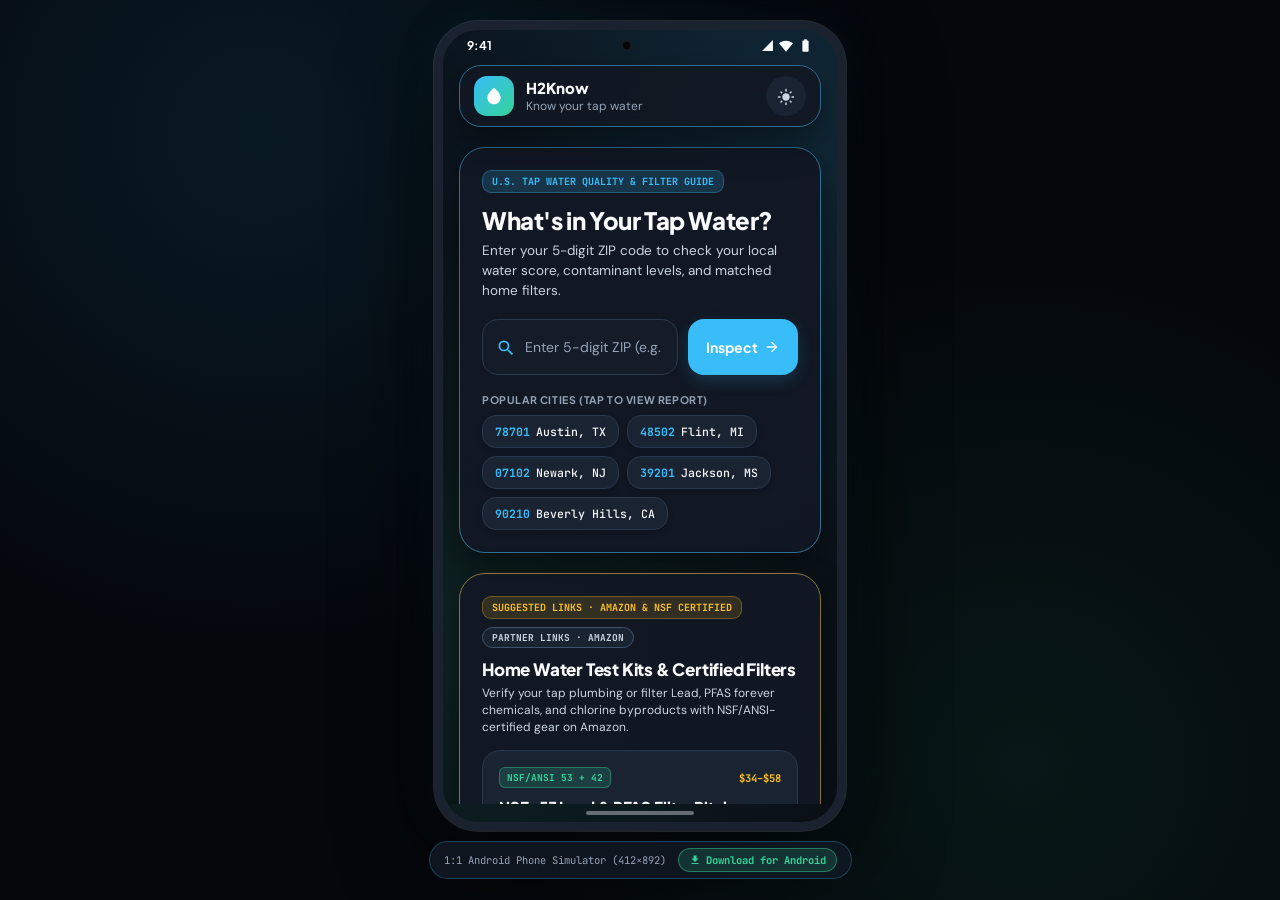
<file: preview/index.html>
<!DOCTYPE html>
<html lang="en">
<head>
<meta charset="UTF-8" />
<meta http-equiv="refresh" content="0; url=../index.html" />
<link rel="canonical" href="../index.html" />
<title>H2Know</title>
</head>
<body>
<p><a href="../index.html">Open H2Know</a></p>
</body>
</html>
</file>
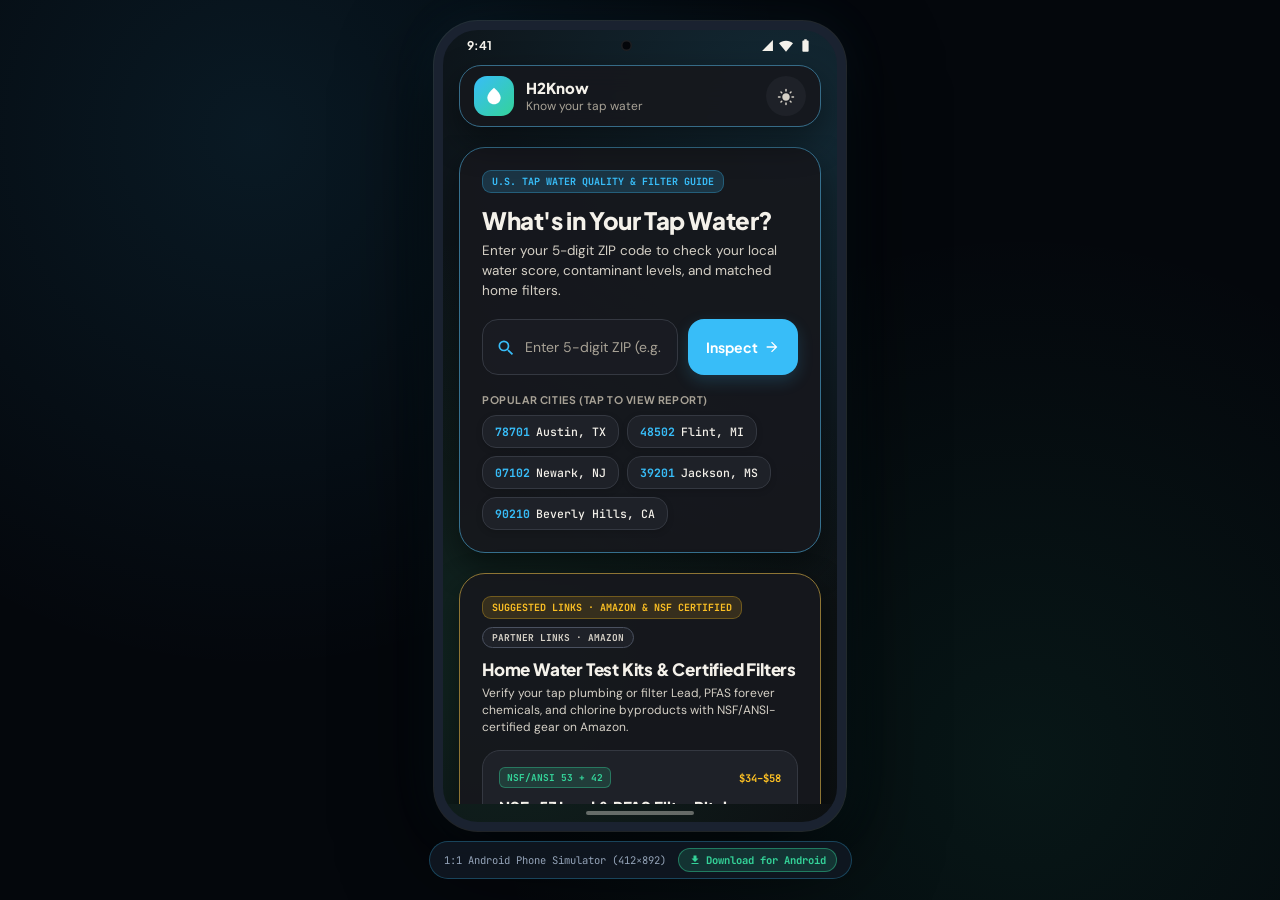
<file: reskin/index.html>
<!DOCTYPE html>
<html lang="en" class="dark">
<head>
<script>
  const SUPPORT_URL = "";
  const AMAZON_AFFILIATE_TAG = "";
</script>
<meta charset="UTF-8" />
<meta name="viewport" content="width=device-width, initial-scale=1, maximum-scale=5, viewport-fit=cover" />
<meta name="theme-color" content="#090D14" />
<meta name="apple-mobile-web-app-capable" content="yes" />
<meta name="apple-mobile-web-app-status-bar-style" content="black-translucent" />
<meta name="apple-mobile-web-app-title" content="H2Know" />
<meta name="description" content="H2Know — Civic Tap Water Intelligence. Inspect the WHO, WHERE, WHY, and WHEN of any 5-digit ZIP code's tap water." />
<meta http-equiv="Cache-Control" content="no-cache, no-store, must-revalidate" />
<meta http-equiv="Pragma" content="no-cache" />
<meta http-equiv="Expires" content="0" />
<link rel="manifest" href="./manifest.json?v=14e488e5a03d9cd45e53d19b068b0a0825fd791c" />
<meta name="h2know-build" content="14e488e5a03d9cd45e53d19b068b0a0825fd791c" />
<script>
(function () {
  if (!("serviceWorker" in navigator)) return;
  var hadController = !!navigator.serviceWorker.controller;
  var buildMeta = document.querySelector('meta[name="h2know-build"]');
  var build = (buildMeta && buildMeta.getAttribute("content")) || "";
  var reloadKey = "h2know-sw-reloaded-" + build;
  navigator.serviceWorker.addEventListener("controllerchange", function () {
    if (!hadController) return;
    var already = false;
    try { already = sessionStorage.getItem(reloadKey) === "1"; } catch (e) {}
    if (already) return;
    try { sessionStorage.setItem(reloadKey, "1"); } catch (e) {}
    window.location.reload();
  });
  var swUrl = "./sw.js" + (build ? "?v=" + encodeURIComponent(build) : "");
  navigator.serviceWorker.register(swUrl, { updateViaCache: "none" }).catch(function () {});
})();
</script>
<link rel="preconnect" href="https://fonts.googleapis.com" />
<link rel="preconnect" href="https://fonts.gstatic.com" crossorigin />
<link href="https://fonts.googleapis.com/css2?family=DM+Sans:wght@400;500;600;700&family=JetBrains+Mono:wght@400;500;700;800&family=Plus+Jakarta+Sans:wght@400;600;700;800&display=swap" rel="stylesheet" />
<title>H2Know</title>
<style>
/* ==========================================================================
   EXACT COLOR TOKENS FROM Color.kt (DarkH2KnowPalette & LightH2KnowPalette)
   ========================================================================== */
:root {
  --surface-0: #F1F5F9;
  --surface-1: #FFFFFF;
  --surface-2: #E2E8F0;
  --surface-3: #CBD5E1;
  --surface-4: #B4C2D4;
  --ink: #0F172A;
  --ink-2: #334155;
  --ink-3: #64748B;
  --brand: #0284C7;
  --brand-soft: rgba(2, 132, 199, 0.12);
  --brand-glow: rgba(2, 132, 199, 0.25);
  --safe: #059669;
  --safe-bg: rgba(5, 150, 105, 0.12);
  --caution: #D97706;
  --caution-bg: rgba(217, 119, 6, 0.12);
  --danger: #DC2626;
  --danger-bg: rgba(220, 38, 38, 0.12);
  --border: #CBD5E1;
  --border-strong: #94A3B8;
  --donate: #FF5E5B;
  --donate-bg: rgba(255, 94, 91, 0.15);
  --elevation: 0 10px 26px rgba(15, 23, 42, 0.08);
  --font-display: "Plus Jakarta Sans", system-ui, -apple-system, sans-serif;
  --font-body: "DM Sans", "Plus Jakarta Sans", system-ui, -apple-system, sans-serif;
  --font-mono: "JetBrains Mono", ui-monospace, SFMono-Regular, monospace;
}

html.dark {
  --surface-0: #090D14;
  --surface-1: #111823;
  --surface-2: #192332;
  --surface-3: #243246;
  --surface-4: #2F4058;
  --ink: #F8FAFC;
  --ink-2: #CBD5E1;
  --ink-3: #94A3B8;
  --brand: #38BDF8;
  --brand-soft: rgba(56, 189, 248, 0.18);
  --brand-glow: rgba(56, 189, 248, 0.27);
  --safe: #34D399;
  --safe-bg: rgba(52, 211, 153, 0.16);
  --caution: #FBBF24;
  --caution-bg: rgba(251, 191, 36, 0.16);
  --danger: #F87171;
  --danger-bg: rgba(248, 113, 113, 0.16);
  --border: #29384D;
  --border-strong: #3E526E;
  --donate: #FF7A77;
  --donate-bg: rgba(255, 122, 119, 0.18);
  --elevation: 0 14px 34px rgba(0, 0, 0, 0.48);
}

*, *::before, *::after { box-sizing: border-box; -webkit-tap-highlight-color: transparent; }
html, body {
  margin: 0;
  padding: 0;
  height: 100%;
  font-family: var(--font-body);
  background: #04070C;
  color: var(--ink);
  -webkit-font-smoothing: antialiased;
}
button, input, textarea { font: inherit; color: inherit; }
button { cursor: pointer; border: none; background: none; padding: 0; }
.hidden { display: none !important; }
.mono { font-family: var(--font-mono); }
.svg-ico {
  display: inline-block;
  vertical-align: middle;
  fill: currentColor;
  flex-shrink: 0;
}

/* ==========================================================================
   CONFINED ANDROID SIMULATOR VIEWPORT ON DESKTOP / FULL-BLEED ON MOBILE
   ========================================================================== */
.simulator-stage {
  min-height: 100vh;
  min-height: 100dvh;
  width: 100%;
  display: flex;
  align-items: center;
  justify-content: center;
  background:
    radial-gradient(circle at 20% 15%, rgba(56, 189, 248, 0.10), transparent 42%),
    radial-gradient(circle at 80% 85%, rgba(52, 211, 153, 0.08), transparent 42%),
    #04070C;
}

.android-device {
  position: relative;
  width: 100%;
  height: 100vh;
  height: 100dvh;
  background-color: var(--surface-0);
  /* Exact MainActivity.kt drawBehind radial gradients at (88%, 12%) and (12%, 78%) */
  background-image:
    radial-gradient(circle at 88% 12%, color-mix(in srgb, var(--brand) 16%, transparent) 0%, transparent 62%),
    radial-gradient(circle at 12% 78%, color-mix(in srgb, var(--safe) 12%, transparent) 0%, transparent 58%);
  display: flex;
  flex-direction: column;
  overflow: hidden;
}

@media (min-width: 720px) {
  .simulator-stage {
    padding: 12px;
    flex-direction: column;
    gap: 10px;
  }
  .android-device {
    width: 412px;
    max-width: 96vw;
    height: min(90vh, 892px);
    border-radius: 44px;
    border: 9px solid #1A2230;
    box-shadow:
      0 0 0 1px rgba(255, 255, 255, 0.12),
      0 30px 90px rgba(0, 0, 0, 0.82),
      0 0 48px rgba(56, 189, 248, 0.08);
  }
  .desktop-apk-bar {
    display: inline-flex !important;
  }
  .android-status-bar,
  .android-nav-pill-bar {
    display: flex !important;
  }
}

.android-status-bar {
  display: none;
  align-items: center;
  justify-content: space-between;
  padding: 8px 24px 4px;
  font-family: var(--font-display);
  font-size: 12px;
  font-weight: 700;
  color: var(--ink);
  flex-shrink: 0;
  user-select: none;
  z-index: 35;
}
.camera-punch {
  width: 11px;
  height: 11px;
  border-radius: 999px;
  background: #04060A;
  box-shadow: inset 0 0 0 1.5px rgba(255, 255, 255, 0.10);
}
.status-icons {
  display: flex;
  align-items: center;
  gap: 5px;
  color: var(--ink);
}
.android-nav-pill-bar {
  display: none;
  justify-content: center;
  align-items: center;
  height: 18px;
  flex-shrink: 0;
  background: transparent;
  z-index: 35;
}
.android-nav-handle {
  width: 108px;
  height: 4px;
  border-radius: 999px;
  background: color-mix(in srgb, var(--ink) 38%, transparent);
}

/* ==========================================================================
   TOP BAR: H2KnowStreamlinedTopBar (H2KnowSearchHome.kt lines 92-300)
   ========================================================================== */
.top-bar-outer {
  padding: 8px 16px;
  flex-shrink: 0;
  z-index: 30;
}
.top-capsule-surface {
  background: color-mix(in srgb, var(--surface-1) 94%, transparent);
  backdrop-filter: blur(16px);
  border-radius: 22px;
  padding: 10px 14px;
  border: 1px solid color-mix(in srgb, var(--brand) 38%, var(--border));
  box-shadow: var(--elevation);
  display: flex;
  align-items: center;
  justify-content: space-between;
  gap: 8px;
}
.top-left-row {
  display: flex;
  align-items: center;
  min-width: 0;
  flex: 1;
}
.top-back-btn {
  height: 40px;
  padding: 0 12px;
  border-radius: 14px;
  background: var(--surface-2);
  border: 1px solid var(--border);
  display: inline-flex;
  align-items: center;
  gap: 5px;
  font-family: var(--font-mono);
  font-size: 11.5px;
  font-weight: 700;
  color: var(--ink);
  margin-right: 12px;
  flex-shrink: 0;
}
.top-water-logo {
  width: 40px;
  height: 40px;
  border-radius: 13px;
  background: linear-gradient(135deg, var(--brand), var(--safe));
  display: flex;
  align-items: center;
  justify-content: center;
  color: #FFFFFF;
  margin-right: 12px;
  flex-shrink: 0;
}
.top-title-col {
  min-width: 0;
  flex: 1;
}
.top-title {
  margin: 0;
  font-family: var(--font-display);
  font-size: 15px;
  line-height: 21px;
  font-weight: 800;
  letter-spacing: -0.1px;
  color: var(--ink);
  white-space: nowrap;
  overflow: hidden;
  text-overflow: ellipsis;
}
.top-subtitle {
  margin: 0;
  font-family: var(--font-body);
  font-size: 12px;
  line-height: 17px;
  color: var(--ink-3);
  white-space: normal;
}
.top-right-actions {
  display: flex;
  align-items: center;
  gap: 6px;
  flex-shrink: 0;
}
.donate-pill-btn {
  height: 38px;
  padding: 0 12px;
  border-radius: 999px;
  background: var(--donate-bg);
  border: 1px solid color-mix(in srgb, var(--donate) 45%, transparent);
  display: inline-flex;
  align-items: center;
  gap: 5px;
  font-family: var(--font-display);
  font-size: 10.5px;
  font-weight: 700;
  letter-spacing: 0.4px;
  color: var(--donate);
}
.icon-circle-btn {
  width: 40px;
  height: 40px;
  border-radius: 999px;
  background: var(--surface-2);
  display: flex;
  align-items: center;
  justify-content: center;
  color: var(--ink-2);
}

/* ==========================================================================
   SCROLLABLE WORKSPACE COLUMN (MainActivity.kt lines 265-607)
   ========================================================================== */
.workspace-scroll {
  flex: 1;
  overflow-y: auto;
  overflow-x: hidden;
  padding: 12px 16px 28px;
  scroll-behavior: smooth;
  scrollbar-width: none;
  -ms-overflow-style: none;
}
.workspace-scroll.with-dock {
  padding-bottom: 104px;
}
.workspace-scroll::-webkit-scrollbar { display: none; width: 0; height: 0; }

.stack-20 { display: flex; flex-direction: column; gap: 20px; }
.stack-18 { display: flex; flex-direction: column; gap: 18px; }
.stack-14 { display: flex; flex-direction: column; gap: 14px; }
.stack-12 { display: flex; flex-direction: column; gap: 12px; }
.stack-10 { display: flex; flex-direction: column; gap: 10px; }
.stack-8  { display: flex; flex-direction: column; gap: 8px; }

/* ==========================================================================
   SURFACES & TYPOGRAPHY (Type.kt & Compose Surface styles)
   ========================================================================== */
.surface-card {
  background: color-mix(in srgb, var(--surface-1) 95%, transparent);
  border: 1px solid var(--border);
  border-radius: 26px;
  padding: 22px;
  box-shadow: var(--elevation);
}
.surface-card.hero-gradient-border {
  border-color: color-mix(in srgb, var(--brand) 42%, var(--border));
}
.surface-card.safe-gradient-border {
  border-color: color-mix(in srgb, var(--safe) 42%, var(--border));
}
.surface-card-24 {
  background: color-mix(in srgb, var(--surface-1) 92%, transparent);
  border: 1px solid var(--border);
  border-radius: 24px;
  padding: 20px;
  box-shadow: var(--elevation);
}

.headline-large {
  margin: 0;
  font-family: var(--font-display);
  font-weight: 800;
  font-size: 24px;
  line-height: 30px;
  letter-spacing: -0.4px;
  color: var(--ink);
}
.headline-medium {
  margin: 0;
  font-family: var(--font-display);
  font-weight: 800;
  font-size: 20px;
  line-height: 26px;
  letter-spacing: -0.3px;
  color: var(--ink);
}
.title-large {
  margin: 0;
  font-family: var(--font-display);
  font-weight: 800;
  font-size: 17px;
  line-height: 23px;
  letter-spacing: -0.2px;
  color: var(--ink);
}
.title-medium {
  margin: 0;
  font-family: var(--font-display);
  font-weight: 700;
  font-size: 15px;
  line-height: 21px;
  letter-spacing: -0.1px;
  color: var(--ink);
}
.title-small {
  margin: 0;
  font-family: var(--font-display);
  font-weight: 700;
  font-size: 13px;
  line-height: 18px;
  color: var(--ink);
}
.body-medium {
  margin: 0;
  font-family: var(--font-body);
  font-size: 13.5px;
  line-height: 20px;
  color: var(--ink-2);
}
.body-small {
  margin: 0;
  font-family: var(--font-body);
  font-size: 12px;
  line-height: 17px;
  color: var(--ink-2);
}
.label-small {
  font-family: var(--font-display);
  font-weight: 700;
  font-size: 10.5px;
  line-height: 14px;
  letter-spacing: 0.6px;
  color: var(--ink-3);
}

.flow-row {
  display: flex;
  flex-wrap: wrap;
  gap: 8px;
  align-items: center;
}
.row-between {
  display: flex;
  justify-content: space-between;
  align-items: center;
  gap: 10px;
}
.flow-between {
  display: flex;
  flex-wrap: wrap;
  justify-content: space-between;
  align-items: center;
  gap: 8px;
}

.pillar-badge {
  font-family: var(--font-mono);
  font-size: 10px;
  font-weight: 700;
  padding: 4px 9px;
  border-radius: 9px;
  display: inline-flex;
  align-items: center;
}

/* Search Input & Inspect Button (H2KnowSearchHome.kt lines 409-483) */
.search-input-row {
  display: flex;
  align-items: center;
  gap: 10px;
  margin-top: 18px;
}
.outlined-field-wrap {
  position: relative;
  flex: 1;
}
.outlined-field-icon {
  position: absolute;
  left: 14px;
  top: 50%;
  transform: translateY(-50%);
  color: var(--brand);
  pointer-events: none;
}
.outlined-zip-input {
  width: 100%;
  height: 56px;
  border-radius: 16px;
  border: 1px solid var(--border);
  background: color-mix(in srgb, var(--surface-2) 45%, transparent);
  padding: 0 12px 0 42px;
  font-family: var(--font-body);
  font-size: 14px;
  color: var(--ink);
  transition: border-color 0.15s, background-color 0.15s;
}
.outlined-zip-input::placeholder {
  color: var(--ink-3);
}
.outlined-zip-input:focus {
  outline: none;
  border: 2px solid var(--brand);
  background: color-mix(in srgb, var(--surface-2) 65%, transparent);
}
.inspect-button {
  height: 56px;
  padding: 0 18px;
  border-radius: 16px;
  background: var(--brand);
  color: #FFFFFF;
  font-family: var(--font-display);
  font-size: 14px;
  font-weight: 700;
  display: inline-flex;
  align-items: center;
  gap: 6px;
  box-shadow: 0 6px 16px var(--brand-soft);
  flex-shrink: 0;
}

/* Preset ZIP Chips (H2KnowSearchHome.kt lines 770-798) */
.preset-zip-chip {
  border-radius: 14px;
  background: var(--surface-2);
  border: 1px solid var(--border);
  padding: 8px 12px;
  display: inline-flex;
  align-items: center;
  gap: 6px;
  box-shadow: 0 2px 6px rgba(0, 0, 0, 0.15);
}
.preset-zip-chip:hover {
  border-color: var(--brand);
}

/* Buttons */
.outlined-brand-btn {
  border-radius: 12px;
  border: 1px solid var(--brand);
  padding: 8px 14px;
  color: var(--brand);
  font-family: var(--font-display);
  font-size: 12px;
  font-weight: 700;
  display: inline-flex;
  align-items: center;
  gap: 5px;
  flex-shrink: 0;
}
.solid-brand-btn {
  border-radius: 14px;
  background: var(--brand);
  padding: 10px 14px;
  color: #FFFFFF;
  font-family: var(--font-display);
  font-size: 13px;
  font-weight: 700;
  display: inline-flex;
  align-items: center;
  gap: 5px;
  box-shadow: 0 4px 12px var(--brand-soft);
  flex-shrink: 0;
}

/* ActiveFourWHeaderStrip (WhoWhereWhyWhenDashboard.kt lines 247-343) */
.fourw-header-strip {
  background: color-mix(in srgb, var(--surface-1) 92%, transparent);
  border-radius: 20px;
  padding: 12px 16px;
  border: 1px solid var(--border);
  box-shadow: var(--elevation);
  display: flex;
  justify-content: space-between;
  align-items: center;
  gap: 8px;
}

/* 2x2 Governance Grid (WhoWhereWhyWhenDashboard.kt lines 453-489) */
.gov-grid-2x2 {
  display: grid;
  grid-template-columns: 1fr 1fr;
  gap: 10px;
}
.gov-stat-tile {
  background: var(--surface-2);
  border: 1px solid var(--border);
  border-radius: 16px;
  padding: 14px;
  display: flex;
  flex-direction: column;
  gap: 3px;
}

/* FloatingFourWDock (WhoWhereWhyWhenDashboard.kt lines 1416-1504) */
.floating-dock-outer {
  position: absolute;
  left: 0;
  right: 0;
  bottom: 14px;
  padding: 0 12px;
  display: flex;
  justify-content: center;
  pointer-events: none;
  z-index: 40;
}
.floating-dock-surface {
  background: color-mix(in srgb, var(--surface-1) 96%, transparent);
  backdrop-filter: blur(18px);
  border-radius: 999px;
  padding: 7px 10px;
  border: 1px solid color-mix(in srgb, var(--brand) 45%, var(--border));
  box-shadow: 0 14px 34px rgba(0, 0, 0, 0.58);
  display: flex;
  align-items: center;
  gap: 6px;
  pointer-events: auto;
}
.dock-tab-pill {
  border-radius: 999px;
  background: var(--surface-2);
  border: 1px solid var(--border);
  padding: 8px 12px;
  font-family: var(--font-mono);
  font-size: 11px;
  font-weight: 700;
  color: var(--ink);
}
.dock-tab-pill.active {
  background: var(--brand-soft);
  border: 1.5px solid var(--brand);
  color: var(--brand);
}
.dock-quick-btn {
  border-radius: 999px;
  background: var(--brand);
  padding: 8px 13px;
  color: #FFFFFF;
  font-family: var(--font-display);
  font-size: 10.5px;
  font-weight: 700;
  display: inline-flex;
  align-items: center;
  gap: 4px;
}

/* Fullscreen AuthScreen Overlay inside Android Device (AuthScreen.kt) */
.auth-screen-overlay {
  position: absolute;
  inset: 0;
  z-index: 80;
  background-color: var(--surface-0);
  background-image:
    radial-gradient(circle at 85% 14%, color-mix(in srgb, var(--brand) 22%, transparent) 0%, transparent 65%),
    radial-gradient(circle at 15% 86%, color-mix(in srgb, var(--safe) 16%, transparent) 0%, transparent 62%);
  overflow-y: auto;
  padding: 28px 20px;
  display: flex;
  align-items: center;
  justify-content: center;
}
@keyframes heroFloat {
  0% { transform: translateY(-5px); }
  100% { transform: translateY(5px); }
}
.auth-emblem {
  width: 72px;
  height: 72px;
  border-radius: 22px;
  background: linear-gradient(135deg, var(--brand), var(--safe));
  display: flex;
  align-items: center;
  justify-content: center;
  color: #FFFFFF;
  animation: heroFloat 2.8s ease-in-out infinite alternate;
}

/* Dialog Modals */
.dialog-backdrop {
  position: absolute;
  inset: 0;
  z-index: 90;
  background: rgba(5, 9, 16, 0.76);
  backdrop-filter: blur(5px);
  display: flex;
  align-items: center;
  justify-content: center;
  padding: 16px;
}
.dialog-surface {
  width: 100%;
  max-height: 88%;
  overflow-y: auto;
  background: var(--surface-1);
  border: 1.5px solid var(--border-strong);
  border-radius: 24px;
  padding: 20px;
  box-shadow: 0 20px 50px rgba(0, 0, 0, 0.65);
}

/* Presentation only. Argon markup, IDs, and scripts are unchanged. */
#activeTabContentHolder .hero-gradient-border > div[style*="gap:18px"] > div:first-child {
  width: 168px !important;
  height: 168px !important;
}
#activeTabContentHolder .hero-gradient-border svg[viewBox="0 0 110 110"] {
  width: 168px !important;
  height: 168px !important;
}
#activeTabContentHolder .hero-gradient-border svg[viewBox="0 0 110 110"] + div .mono:first-child {
  font-size: 52px !important;
  font-weight: 700 !important;
  letter-spacing: -0.04em;
  color: var(--ink) !important;
}
html.dark {
  --surface-0: #0c0e11;
  --surface-1: #16181d;
  --surface-2: #1e2128;
  --ink: #f4f1ea;
  --ink-2: #d5d0c6;
  --ink-3: #a8a296;
  --border: #343841;
  --border-strong: #4a5160;
}

.epa-card {
  border-radius: 14px;
  padding: 12px;
  margin-top: 8px;
}
.epa-measured {
  background: #172033;
  border: 1.5px solid #8ee0b0;
  color: #f4f1ea;
}
.epa-missing {
  background: #12151b;
  border: 1px solid #6d7584;
  color: #f4f1ea;
}
.epa-card-btn {
  width: 100%;
  text-align: left;
  display: flex;
  justify-content: space-between;
  gap: 8px;
  align-items: center;
  background: transparent;
  color: #f4f1ea;
}
.epa-name {
  font-family: var(--font-display);
  font-size: 14px;
  font-weight: 800;
  color: #f7f4ec;
}
.epa-badge {
  flex-shrink: 0;
  border-radius: 999px;
  padding: 3px 8px;
  font-family: var(--font-mono);
  font-size: 10px;
  font-weight: 800;
}
.epa-badge-measured { background: #145c3a; color: #e9fff3; }
.epa-badge-goal { background: #6a4b12; color: #fff4d2; }
.epa-badge-over { background: #6e1d1d; color: #ffe4e4; }
.epa-badge-missing { background: #2a3140; color: #f4f1ea; }
.epa-phrase {
  margin: 8px 0 0;
  color: #f7f4ec;
  font-weight: 700;
  font-size: 13px;
  line-height: 1.35;
}
.epa-readings {
  margin: 8px 0 0;
  padding-left: 16px;
  display: flex;
  flex-direction: column;
  gap: 6px;
}
.epa-readings li { color: #f4f1ea; font-size: 12.5px; line-height: 1.35; }
.epa-value { font-weight: 800; color: #ffffff; }
.epa-meta, .epa-limit, .epa-graph-note, .epa-source-note {
  color: #ddd6c8;
  font-size: 12px;
  line-height: 1.35;
}
.epa-limit { margin: 6px 0 0; font-weight: 700; color: #f4f1ea; }
.epa-graph { margin-top: 8px; }
.epa-graph svg { width: 100%; height: auto; display: block; }
.epa-source, .epa-source-note a {
  color: #9fd4ff;
  font-weight: 700;
  font-size: 12px;
}
.epa-group-title {
  margin: 12px 0 4px;
  color: #e9fff3;
  font-size: 13px;
  font-weight: 800;
}
.epa-fold {
  margin-top: 10px;
  border-radius: 12px;
  background: #10141b;
  border: 1px solid #6d7584;
  padding: 8px 10px;
  color: #f4f1ea;
}
.epa-fold summary {
  cursor: pointer;
  font-weight: 800;
  color: #f7f4ec;
}
.epa-about {
  margin-top: 14px;
  border-radius: 14px;
  background: #172033;
  border: 1px solid #9fd4ff;
  padding: 12px;
  color: #f4f1ea;
}
.epa-about-kicker {
  font-family: var(--font-mono);
  font-size: 11px;
  font-weight: 800;
  color: #9fd4ff;
  margin-bottom: 6px;
}
.is-selected { box-shadow: inset 0 0 0 2px #9fd4ff; }

</style>
</head>
<body>

<div class="simulator-stage">
  <div class="android-device">

    <!-- ANDROID STATUS BAR (Shown on Desktop Simulator Canvas) -->
    <div class="android-status-bar">
      <span>9:41</span>
      <div class="camera-punch"></div>
      <div class="status-icons">
        <!-- Signal + Wifi + Battery SVGs -->
        <svg class="svg-ico" width="13" height="13" viewBox="0 0 24 24"><path d="M2 22h20V2z"/></svg>
        <svg class="svg-ico" width="14" height="14" viewBox="0 0 24 24"><path d="M12 3C6.95 3 3.15 4.85 0 7.23L12 22 24 7.25C20.85 4.87 17.05 3 12 3z"/></svg>
        <svg class="svg-ico" width="15" height="15" viewBox="0 0 24 24"><path d="M15.67 4H14V2h-4v2H8.33C7.6 4 7 4.6 7 5.33v15.33C7 21.4 7.6 22 8.33 22h7.33c.74 0 1.34-.6 1.34-1.33V5.33C17 4.6 16.4 4 15.67 4z"/></svg>
      </div>
    </div>

    <!-- ====================================================================
         TOP BAR: H2KnowStreamlinedTopBar (H2KnowSearchHome.kt)
         ==================================================================== -->
    <div class="top-bar-outer">
      <header class="top-capsule-surface">
        <div class="top-left-row">
          <button type="button" id="topBackButton" class="top-back-btn hidden">
            <svg class="svg-ico" width="16" height="16" viewBox="0 0 24 24" style="color:var(--brand)"><path d="M20 11H7.83l5.59-5.59L12 4l-8 8 8 8 1.41-1.41L7.83 13H20v-2z"/></svg>
            <span>ZIPs</span>
          </button>
          <div id="topWaterDropLogo" class="top-water-logo">
            <svg class="svg-ico" width="20" height="20" viewBox="0 0 24 24"><path d="M12 2c-5.33 4.55-8 8.48-8 11.8 0 4.98 3.8 8.2 8 8.2s8-3.22 8-8.2c0-3.32-2.67-7.25-8-11.8z"/></svg>
          </div>
          <div class="top-title-col">
            <h1 id="topHeaderTitle" class="top-title">H2Know</h1>
            <p id="topHeaderSubtitle" class="top-subtitle">Know your tap water</p>
          </div>
        </div>

        <div class="top-right-actions">
          <button type="button" id="topDonateButton" class="donate-pill-btn hidden" tabindex="-1">
            <svg class="svg-ico" width="14" height="14" viewBox="0 0 24 24"><path d="M12 21.35l-1.45-1.32C5.4 15.36 2 12.28 2 8.5 2 5.42 4.42 3 7.5 3c1.74 0 3.41.81 4.5 2.09C13.09 3.81 14.76 3 16.5 3 19.58 3 22 5.42 22 8.5c0 3.78-3.4 6.86-8.55 11.54L12 21.35z"/></svg>
            <span>Support</span>
          </button>

          <button type="button" id="themeToggleButton" class="icon-circle-btn" tabindex="-1" aria-label="Toggle theme">
            <span id="themeIconHolder"></span>
          </button>

          <button type="button" id="signOutButton" class="icon-circle-btn hidden" tabindex="-1" aria-label="Sign out">
            <svg class="svg-ico" width="18" height="18" viewBox="0 0 24 24"><path d="M10.09 15.59L11.5 17l5-5-5-5-1.41 1.41L12.67 11H3v2h9.67l-2.58 2.59zM19 3H5c-1.11 0-2 .9-2 2v4h2V5h14v14H5v-4H3v4c0 1.1.89 2 2 2h14c1.1 0 2-.9 2-2V5c0-1.1-.9-2-2-2z"/></svg>
          </button>
        </div>
      </header>
    </div>

    <!-- ====================================================================
         SCROLLABLE WORKSPACE (H2KnowSearchAndCloudHome + WhoWhereWhyWhenDashboard + H2KnowStudioFooter)
         ==================================================================== -->
    <main id="workspaceScroll" class="workspace-scroll">

      <!-- SCREEN 1: SEARCH & CLOUD HOME (H2KnowSearchHome.kt) -->
      <div id="searchHomeScreen" class="stack-20">

        <!-- 1. Floating Hero Search Card -->
        <section class="surface-card hero-gradient-border">
          <div class="flow-row">
            <span class="pillar-badge" style="color:var(--brand);background:var(--brand-soft);border:1px solid color-mix(in srgb, var(--brand) 30%, transparent)">U.S. TAP WATER QUALITY &amp; FILTER GUIDE</span>
          </div>

          <div style="height:12px"></div>
          <h2 class="headline-large">What's in Your Tap Water?</h2>
          <div style="height:6px"></div>
          <p class="body-medium">Enter your 5-digit ZIP code to check your local water score, contaminant levels, and matched home filters.</p>

          <form id="zipSearchForm" class="search-input-row">
            <div class="outlined-field-wrap">
              <span class="outlined-field-icon">
                <svg class="svg-ico" width="20" height="20" viewBox="0 0 24 24"><path d="M15.5 14h-.79l-.28-.27A6.471 6.471 0 0 0 16 9.5 6.5 6.5 0 1 0 9.5 16c1.61 0 3.09-.59 4.23-1.57l.27.28v.79l5 4.99L20.49 19l-4.99-5zm-6 0C7.01 14 5 11.99 5 9.5S7.01 5 9.5 5 14 7.01 14 9.5 11.99 14 9.5 14z"/></svg>
              </span>
              <input id="zipSearchInput" class="outlined-zip-input" type="text" inputmode="numeric" maxlength="5" placeholder="Enter 5-digit ZIP (e.g. 78701)" autocomplete="postal-code" />
            </div>
            <button type="submit" id="zipSearchButton" class="inspect-button">
              <span>Inspect</span>
              <svg class="svg-ico" width="16" height="16" viewBox="0 0 24 24"><path d="M12 4l-1.41 1.41L16.17 11H4v2h12.17l-5.58 5.59L12 20l8-8z"/></svg>
            </button>
          </form>

          <div id="searchErrorBox" class="hidden" style="margin-top:12px;padding:9px 12px;border-radius:12px;background:var(--danger-bg);border:1px solid color-mix(in srgb, var(--danger) 35%, transparent);color:var(--danger);font-size:12px"></div>

          <!-- Instant Inline Results right below the Search Box (above preset chips) -->
          <div id="inlineProvidersZone" class="hidden" style="margin-top:16px"></div>

          <div style="height:18px"></div>
          <div class="label-small">POPULAR CITIES (TAP TO VIEW REPORT)</div>
          <div style="height:8px"></div>
          <div id="presetZipChipsRow" class="flow-row"></div>
        </section>

        <!-- 2. Suggested Home Water Filters & Test Kits (Amazon Partner Links) -->
        <div id="homeSuggestedMarketplaceCard"></div>

        <!-- 3. Saved Locations -->
        <section class="surface-card-24 stack-12">
          <div class="row-between">
            <div style="display:flex;align-items:center;gap:10px">
              <div style="width:32px;height:32px;border-radius:10px;background:var(--brand-soft);color:var(--brand);display:flex;align-items:center;justify-content:center">
                <svg class="svg-ico" width="17" height="17" viewBox="0 0 24 24"><path d="M19.35 10.04C18.67 6.59 15.64 4 12 4 9.11 4 6.6 5.64 5.35 8.04 2.34 8.36 0 10.91 0 14c0 3.31 2.69 6 6 6h13c2.76 0 5-2.24 5-5 0-2.64-2.05-4.78-4.65-4.96zM10 17l-3.5-3.5 1.41-1.41L10 14.17 15.18 9l1.41 1.41L10 17z"/></svg>
              </div>
              <div>
                <h3 class="title-medium">Saved Locations</h3>
                <p class="body-small" style="color:var(--ink-3)">Quick access to your checked ZIP codes</p>
              </div>
            </div>
          </div>
          <div id="cloudHistoryHomeBox"></div>
        </section>

        <!-- 3. User-Reported Water Quality Issues (Only visible when signed in and issues exist) -->
        <section id="cloudIssuesHomeCard" class="surface-card-24 stack-12 hidden"></section>

      </div>

      <!-- SCREEN 2: RESULTS DASHBOARD (WhoWhereWhyWhenDashboard.kt) -->
      <div id="resultsDashboardScreen" class="stack-14 hidden">
        <!-- Cloud Status Toast Banner -->
        <div id="cloudStatusBanner" class="hidden" style="padding:12px 16px;border-radius:16px;background:var(--safe-bg);border:1px solid color-mix(in srgb, var(--safe) 45%, transparent);display:flex;align-items:center;gap:10px;cursor:pointer"></div>

        <!-- Multi-Provider Switcher Bar (when >1 utility serves this ZIP) -->
        <div id="multiProviderSwitcherBox" class="hidden"></div>

        <!-- Integrated Top Navigation Tab Bar + Share Button -->
        <div id="activeFourWHeaderStrip" class="fourw-header-strip" style="padding:6px 8px;gap:6px">
          <div style="flex:1;display:grid;grid-template-columns:repeat(4, 1fr);gap:4px">
            <button type="button" class="top-strip-tab-btn" data-tab="WHO" style="border-radius:12px;padding:7px 4px;font-family:var(--font-display);font-size:11.5px;font-weight:700;text-align:center">Overview</button>
            <button type="button" class="top-strip-tab-btn" data-tab="WHERE" style="border-radius:12px;padding:7px 4px;font-family:var(--font-display);font-size:11.5px;font-weight:700;text-align:center">Source</button>
            <button type="button" class="top-strip-tab-btn" data-tab="WHY" style="border-radius:12px;padding:7px 4px;font-family:var(--font-display);font-size:11.5px;font-weight:700;text-align:center">Quality</button>
            <button type="button" class="top-strip-tab-btn" data-tab="WHEN" style="border-radius:12px;padding:7px 4px;font-family:var(--font-display);font-size:11.5px;font-weight:700;text-align:center">History</button>
          </div>
          <button type="button" id="headerShareReportButton" style="border-radius:12px;background:var(--surface-2);border:1px solid var(--border-strong);padding:7px 10px;display:inline-flex;align-items:center;gap:4px;flex-shrink:0">
            <svg class="svg-ico" width="13" height="13" viewBox="0 0 24 24" style="color:var(--brand)"><path d="M18 16.08c-.76 0-1.44.3-1.96.77L8.91 12.7c.05-.23.09-.46.09-.7s-.04-.47-.09-.7l7.05-4.11c.54.5 1.25.81 2.04.81 1.66 0 3-1.34 3-3s-1.34-3-3-3-3 1.34-3 3c0 .24.04.47.09.7L8.04 9.81C7.5 9.31 6.79 9 6 9c-1.66 0-3 1.34-3 3s1.34 3 3 3c.79 0 1.5-.31 2.04-.81l7.12 4.16c-.05.21-.08.43-.08.65 0 1.61 1.31 2.92 2.92 2.92 1.61 0 2.92-1.31 2.92-2.92s-1.31-2.92-2.92-2.92z"/></svg>
            <span class="mono" style="font-size:10px;font-weight:700;color:var(--ink)">Share</span>
          </button>
        </div>

        <!-- Active Tab Body -->
        <div id="activeTabContentHolder"></div>
      </div>

      <!-- ====================================================================
           INDEPENDENT UMBRELLA STUDIO FOOTER: H2KnowStudioFooter
           (H2KnowReleaseAndPrivacyComponents.kt lines 438-604)
           ==================================================================== -->
      <footer style="margin-top:20px;background:color-mix(in srgb, var(--surface-1) 90%, transparent);border:1px solid var(--border);border-radius:22px;padding:14px 16px;text-align:center;display:flex;flex-direction:column;align-items:center;gap:10px">
        <div style="display:flex;align-items:center;gap:8px;flex-wrap:wrap;justify-content:center">
          <span class="mono" style="font-size:10px;font-weight:700;color:var(--brand)">INDEPENDENT PROJECT</span>
          <span style="font-size:10px;color:var(--ink-3)">•</span>
          <span class="mono" style="font-size:10px;font-weight:500;color:var(--ink-3)">INDEPENDENT CIVIC RELEASE</span>
        </div>

        <p class="body-small" style="font-size:11px;color:var(--ink-2);text-align:center">
          Data sourced from public U.S. EPA Envirofacts (SDWIS) &amp; U.S. Drought Monitor records. H2Know is an independent non-governmental project and is not affiliated with or endorsed by the U.S. EPA or any municipal water utility.
        </p>

        <div class="flow-row" style="justify-content:center">
          <button type="button" id="footerPrivacyButton" tabindex="-1" style="border-radius:999px;background:var(--surface-2);border:1px solid var(--border-strong);padding:7px 12px;display:inline-flex;align-items:center;gap:6px">
            <svg class="svg-ico" width="14" height="14" viewBox="0 0 24 24" style="color:var(--safe)"><path d="M12 1L3 5v6c0 5.55 3.84 10.74 9 12 5.16-1.26 9-6.45 9-12V5l-9-4zm-2 16l-4-4 1.41-1.41L10 14.17l6.59-6.59L18 9l-8 8z"/></svg>
            <span class="label-small" style="color:var(--ink);letter-spacing:0.2px">Privacy &amp; EPA Disclaimer</span>
          </button>

          <button type="button" id="footerShareButton" tabindex="-1" style="border-radius:999px;background:var(--brand-soft);border:1px solid color-mix(in srgb, var(--brand) 50%, transparent);padding:7px 12px;display:inline-flex;align-items:center;gap:6px">
            <svg class="svg-ico" width="13" height="13" viewBox="0 0 24 24" style="color:var(--brand)"><path d="M18 16.08c-.76 0-1.44.3-1.96.77L8.91 12.7c.05-.23.09-.46.09-.7s-.04-.47-.09-.7l7.05-4.11c.54.5 1.25.81 2.04.81 1.66 0 3-1.34 3-3s-1.34-3-3-3-3 1.34-3 3c0 .24.04.47.09.7L8.04 9.81C7.5 9.31 6.79 9 6 9c-1.66 0-3 1.34-3 3s1.34 3 3 3c.79 0 1.5-.31 2.04-.81l7.12 4.16c-.05.21-.08.43-.08.65 0 1.61 1.31 2.92 2.92 2.92 1.61 0 2.92-1.31 2.92-2.92s-1.31-2.92-2.92-2.92z"/></svg>
            <span id="footerShareButtonText" class="label-small" style="color:var(--brand);letter-spacing:0.2px">Share H2Know</span>
          </button>

          <button type="button" id="footerDonateButton" class="hidden" tabindex="-1" style="border-radius:999px;background:var(--donate-bg);border:1px solid color-mix(in srgb, var(--donate) 45%, transparent);padding:7px 12px;display:inline-flex;align-items:center;gap:5px">
            <svg class="svg-ico" width="13" height="13" viewBox="0 0 24 24" style="color:var(--donate)"><path d="M12 21.35l-1.45-1.32C5.4 15.36 2 12.28 2 8.5 2 5.42 4.42 3 7.5 3c1.74 0 3.41.81 4.5 2.09C13.09 3.81 14.76 3 16.5 3 19.58 3 22 5.42 22 8.5c0 3.78-3.4 6.86-8.55 11.54L12 21.35z"/></svg>
            <span class="label-small" style="color:var(--donate);letter-spacing:0.2px">Buy Me a Coffee</span>
          </button>

          <a href="https://github.com/TechBishop/H2Know/releases/latest/download/H2Know.apk" tabindex="-1" style="text-decoration:none;border-radius:999px;background:var(--safe-bg);border:1px solid color-mix(in srgb, var(--safe) 45%, transparent);padding:7px 12px;display:inline-flex;align-items:center;gap:5px">
            <svg class="svg-ico" width="13" height="13" viewBox="0 0 24 24" style="color:var(--safe)"><path d="M5 20h14v-2H5v2zM19 9h-4V3H9v6H5l7 7 7-7z"/></svg>
            <span class="label-small" style="color:var(--safe);letter-spacing:0.2px">Download for Android</span>
          </a>
        </div>
      </footer>

    </main>

    <!-- ====================================================================
         FLOATING BOTTOM DOCK: FloatingFourWDock (WhoWhereWhyWhenDashboard.kt)
         ==================================================================== -->
    <nav id="floatingFourWDock" class="floating-dock-outer hidden" aria-label="Report Sections">
      <div class="floating-dock-surface">
        <button type="button" class="dock-tab-pill active" data-tab="WHO">Overview</button>
        <button type="button" class="dock-tab-pill" data-tab="WHERE">Source</button>
        <button type="button" class="dock-tab-pill" data-tab="WHY">Quality</button>
        <button type="button" class="dock-tab-pill" data-tab="WHEN">History</button>
        <button type="button" id="dockQuickActionButton" class="dock-quick-btn"></button>
      </div>
    </nav>

    <!-- ====================================================================
         FULLSCREEN AUTH SCREEN OVERLAY: AuthScreen (AuthScreen.kt)
         ==================================================================== -->
    <div id="authScreenOverlay" class="auth-screen-overlay hidden">
      <div class="surface-card hero-gradient-border" style="width:100%;border-radius:30px;padding:30px 24px;display:flex;flex-direction:column;align-items:center;text-align:center">
        <div class="auth-emblem">
          <svg class="svg-ico" width="36" height="36" viewBox="0 0 24 24"><path d="M12 2c-5.33 4.55-8 8.48-8 11.8 0 4.98 3.8 8.2 8 8.2s8-3.22 8-8.2c0-3.32-2.67-7.25-8-11.8z"/></svg>
        </div>

        <div style="height:18px"></div>
        <div class="mono" style="font-size:10px;font-weight:700;color:var(--brand);background:var(--brand-soft);border:1px solid color-mix(in srgb, var(--brand) 35%, transparent);border-radius:999px;padding:5px 12px">
          CIVIC WATER INTELLIGENCE · 2027 EDITION
        </div>

        <div style="height:12px"></div>
        <h2 style="margin:0;font-family:var(--font-display);font-size:28px;line-height:34px;font-weight:800;letter-spacing:-0.5px;color:var(--ink)">H2Know</h2>
        <div style="height:6px"></div>
        <p class="title-medium" style="color:var(--ink-2)">U.S. Tap Water Quality &amp; Filter Guide</p>

        <div style="height:22px"></div>

        <!-- 2x2 Bento Grid (AuthPillarTile) -->
        <div class="gov-grid-2x2" style="width:100%;text-align:left">
          <div class="gov-stat-tile" style="padding:12px 14px">
            <div class="mono" style="font-size:10px;font-weight:700;color:var(--brand)">OVERVIEW</div>
            <div class="title-small">Utility &amp; Score</div>
            <div class="body-small" style="font-size:11px;line-height:15px;color:var(--ink-3)">Water provider &amp; 0–100 safety score</div>
          </div>
          <div class="gov-stat-tile" style="padding:12px 14px">
            <div class="mono" style="font-size:10px;font-weight:700;color:var(--safe)">SOURCE</div>
            <div class="title-small">Water &amp; Drought</div>
            <div class="body-small" style="font-size:11px;line-height:15px;color:var(--ink-3)">River/aquifer origin &amp; treatment</div>
          </div>
          <div class="gov-stat-tile" style="padding:12px 14px">
            <div class="mono" style="font-size:10px;font-weight:700;color:var(--caution)">QUALITY</div>
            <div class="title-small">Contaminants &amp; Filters</div>
            <div class="body-small" style="font-size:11px;line-height:15px;color:var(--ink-3)">Lab levels &amp; matched home filters</div>
          </div>
          <div class="gov-stat-tile" style="padding:12px 14px">
            <div class="mono" style="font-size:10px;font-weight:700;color:var(--brand)">HISTORY</div>
            <div class="title-small">1Y · 5Y · 10Y Trends</div>
            <div class="body-small" style="font-size:11px;line-height:15px;color:var(--ink-3)">Quality history &amp; past notices</div>
          </div>
        </div>

        <div style="height:24px"></div>

        <button type="button" id="googleSignInButton" style="width:100%;height:54px;border-radius:16px;background:var(--brand);color:#FFFFFF;font-family:var(--font-display);font-size:13.5px;font-weight:700;display:flex;align-items:center;justify-content:center;gap:8px;box-shadow:0 8px 20px var(--brand-soft)">
          <svg class="svg-ico" width="18" height="18" viewBox="0 0 24 24"><path d="M19.35 10.04C18.67 6.59 15.64 4 12 4 9.11 4 6.6 5.64 5.35 8.04 2.34 8.36 0 10.91 0 14c0 3.31 2.69 6 6 6h13c2.76 0 5-2.24 5-5 0-2.64-2.05-4.78-4.65-4.96zM10 17l-3.5-3.5 1.41-1.41L10 14.17 15.18 9l1.41 1.41L10 17z"/></svg>
          <span>Sign in with Google</span>
        </button>

        <div style="height:12px"></div>

        <button type="button" id="continueAsGuestButton" style="width:100%;height:52px;border-radius:16px;background:transparent;border:1px solid var(--border);color:var(--ink);font-family:var(--font-display);font-size:13px;font-weight:600;display:flex;align-items:center;justify-content:center;gap:6px">
          <span>Continue without Signing In</span>
          <svg class="svg-ico" width="16" height="16" viewBox="0 0 24 24" style="color:var(--brand)"><path d="M12 4l-1.41 1.41L16.17 11H4v2h12.17l-5.58 5.59L12 20l8-8z"/></svg>
        </button>

        <div style="height:12px"></div>
        <p class="body-small" style="color:var(--ink-3);text-align:center">
          Instant ZIP code lookup works without an account. Sign in anytime to save checked ZIP codes or report local tap water issues.
        </p>
      </div>
    </div>

    <!-- ====================================================================
         DIALOG 1: H2KnowReportSnapshotDialog
         ==================================================================== -->
    <div id="snapshotDialogBackdrop" class="dialog-backdrop hidden">
      <div id="snapshotDialogSurface" class="dialog-surface"></div>
    </div>

    <!-- ====================================================================
         DIALOG 2: ReportCloudIssueDialog
         ==================================================================== -->
    <div id="reportIssueDialogBackdrop" class="dialog-backdrop hidden">
      <div id="reportIssueDialogSurface" class="dialog-surface"></div>
    </div>

    <!-- ====================================================================
         DIALOG 3: H2KnowPrivacyAndEpaModal (Exact 3-card layout from Compose)
         ==================================================================== -->
    <div id="privacyDialogBackdrop" class="dialog-backdrop hidden">
      <div class="dialog-surface">
        <div class="row-between">
          <div>
            <div class="mono" style="font-size:10px;font-weight:700;color:var(--brand)">PRIVACY POLICY &amp; EPA DISCLOSURE</div>
            <div style="height:2px"></div>
            <h3 class="title-medium" style="font-weight:800">Legal &amp; Data Notice</h3>
          </div>
          <button type="button" id="closePrivacyIconBtn" class="icon-circle-btn" style="width:34px;height:34px">
            <svg class="svg-ico" width="18" height="18" viewBox="0 0 24 24"><path d="M19 6.41L17.59 5 12 10.59 6.41 5 5 6.41 10.59 12 5 17.59 6.41 19 12 13.41 17.59 19 19 17.59 13.41 12z"/></svg>
          </button>
        </div>

        <div style="height:10px"></div>

        <div class="stack-12" style="max-height:390px;overflow-y:auto;padding-right:2px">
          <!-- Section 1 -->
          <div style="background:var(--surface-2);border:1px solid var(--border);border-radius:16px;padding:14px" class="stack-8">
            <h4 class="title-small">1. Government Non-Affiliation &amp; Public Sources</h4>
            <p class="body-small">H2Know is an independent project. H2Know does NOT represent, and is not affiliated with or endorsed by, the U.S. Environmental Protection Agency (EPA), the U.S. Geological Survey (USGS), or any state or municipal water utility.</p>
            <p class="body-small">All water system identifiers (PWSID), violation histories, lead/copper percentiles, and drought indices are retrieved from official public-domain federal databases:</p>
            <div class="flow-row" style="padding-top:2px">
              <a href="https://www.epa.gov/enviro/sdwis-search" target="_blank" rel="noopener noreferrer" style="text-decoration:none;border-radius:10px;background:var(--brand-soft);border:1px solid color-mix(in srgb, var(--brand) 45%, transparent);padding:6px 10px;display:inline-flex;align-items:center;gap:4px">
                <span class="mono" style="font-size:10px;font-weight:700;color:var(--brand)">EPA SDWIS Database</span>
                <svg class="svg-ico" width="12" height="12" viewBox="0 0 24 24" style="color:var(--brand)"><path d="M19 19H5V5h7V3H5c-1.11 0-2 .9-2 2v14c0 1.1.89 2 2 2h14c1.1 0 2-.9 2-2v-7h-2v7zM14 3v2h3.59l-9.83 9.83 1.41 1.41L19 6.41V10h2V3h-7z"/></svg>
              </a>
              <a href="https://droughtmonitor.unl.edu" target="_blank" rel="noopener noreferrer" style="text-decoration:none;border-radius:10px;background:var(--brand-soft);border:1px solid color-mix(in srgb, var(--brand) 45%, transparent);padding:6px 10px;display:inline-flex;align-items:center;gap:4px">
                <span class="mono" style="font-size:10px;font-weight:700;color:var(--brand)">U.S. Drought Monitor</span>
                <svg class="svg-ico" width="12" height="12" viewBox="0 0 24 24" style="color:var(--brand)"><path d="M19 19H5V5h7V3H5c-1.11 0-2 .9-2 2v14c0 1.1.89 2 2 2h14c1.1 0 2-.9 2-2v-7h-2v7zM14 3v2h3.59l-9.83 9.83 1.41 1.41L19 6.41V10h2V3h-7z"/></svg>
              </a>
            </div>
          </div>

          <!-- Section 2 -->
          <div style="background:var(--surface-2);border:1px solid var(--border);border-radius:16px;padding:14px" class="stack-8">
            <h4 class="title-small">2. Privacy Policy &amp; Data Deletion</h4>
            <p class="body-small">• Anonymous ZIP Searches: You can search any 5-digit ZIP code and inspect all 4W water reports without signing in. Entered ZIP codes are sent to public EPA Envirofacts, Zippopotam.us, Census ZCTA, and EPA service-area boundary endpoints to resolve local utilities.</p>
            <p class="body-small">• Optional Google Sign-In &amp; Cloud Sync: If you choose to sign in with Google, H2Know stores your saved ZIP history snapshots and community-reported water issues in Google Firebase Firestore.</p>
            <p class="body-small">• Instant Data Deletion &amp; Zero Ad Tracking: H2Know contains zero third-party ad networks and never sells user data. Signed-in users can permanently delete any saved ZIP history snapshot or reported issue at any time using the trash icon next to the item.</p>
          </div>

          <!-- Section 3 -->
          <div style="background:var(--surface-2);border:1px solid var(--border);border-radius:16px;padding:14px" class="stack-8">
            <h4 class="title-small">3. Informational &amp; Health Disclaimer</h4>
            <p class="body-small">H2Know scores and contaminant benchmarks are provided for educational and civic transparency purposes only and do not constitute medical advice or certified laboratory certification for individual tap plumbing. For certified lead or chemical testing at your tap, contact an EPA-accredited drinking water laboratory.</p>
          </div>
        </div>

        <div style="height:14px"></div>
        <button type="button" id="donePrivacyButton" style="width:100%;height:46px;border-radius:14px;background:var(--brand);color:#FFFFFF;font-family:var(--font-display);font-weight:700;font-size:14px">Done</button>
      </div>
    </div>

    <!-- ====================================================================
         DIALOG 4: H2KnowExternalSupportConfirmDialog
         ==================================================================== -->
    <div id="supportDialogBackdrop" class="dialog-backdrop hidden">
      <div class="dialog-surface" style="max-width:360px">
        <div style="display:flex;align-items:center;gap:8px;margin-bottom:10px">
          <svg class="svg-ico" width="18" height="18" viewBox="0 0 24 24" style="color:var(--donate)"><path d="M12 21.35l-1.45-1.32C5.4 15.36 2 12.28 2 8.5 2 5.42 4.42 3 7.5 3c1.74 0 3.41.81 4.5 2.09C13.09 3.81 14.76 3 16.5 3 19.58 3 22 5.42 22 8.5c0 3.78-3.4 6.86-8.55 11.54L12 21.35z"/></svg>
          <h3 class="title-medium" style="font-weight:800">Support H2Know</h3>
        </div>
        <p class="body-small" style="margin-bottom:16px">Would you like to open the external Buy Me a Coffee page in your browser?</p>
        <div style="display:flex;justify-content:flex-end;gap:10px">
          <button type="button" id="cancelSupportDialogBtn" style="border-radius:12px;border:1px solid var(--border-strong);padding:8px 14px;font-family:var(--font-display);font-size:12.5px;font-weight:600;color:var(--ink-2)">Stay in App</button>
          <a id="openSupportWebpageLink" href="#" target="_blank" rel="noopener noreferrer" style="text-decoration:none;border-radius:12px;background:var(--donate);padding:8px 14px;font-family:var(--font-display);font-size:12.5px;font-weight:700;color:#FFFFFF">Open Webpage</a>
        </div>
      </div>
    </div>

    <!-- ANDROID GESTURE NAVIGATION BAR (Shown on Desktop Simulator Canvas) -->
    <div class="android-nav-pill-bar">
      <div class="android-nav-handle"></div>
    </div>

  </div>

  <!-- DESKTOP STAGE BAR: Direct 1-Click Android APK Download -->
  <div class="desktop-apk-bar" style="display:none;align-items:center;gap:12px;padding:6px 14px;border-radius:999px;background:rgba(17,24,35,0.88);border:1px solid rgba(56,189,248,0.28);backdrop-filter:blur(10px)">
    <span class="mono" style="font-size:10.5px;color:#94A3B8">1:1 Android Phone Simulator (412×892)</span>
    <a href="https://github.com/TechBishop/H2Know/releases/latest/download/H2Know.apk" style="text-decoration:none;border-radius:999px;background:rgba(52,211,153,0.16);border:1px solid rgba(52,211,153,0.45);padding:4px 10px;display:inline-flex;align-items:center;gap:5px;color:#34D399;font-family:var(--font-mono);font-size:10.5px;font-weight:700">
      <svg class="svg-ico" width="12" height="12" viewBox="0 0 24 24"><path d="M5 20h14v-2H5v2zM19 9h-4V3H9v6H5l7 7 7-7z"/></svg>
      <span>Download for Android</span>
    </a>
  </div>
</div>

<script>
(function () {
  "use strict";

  /* ==========================================================================
     MATERIAL VECTOR SVG ICON HELPERS (Exact Android Icons.Default.*)
     ========================================================================== */
  const SVG = {
    lightMode: `<svg class="svg-ico" width="18" height="18" viewBox="0 0 24 24"><path d="M12 7c-2.76 0-5 2.24-5 5s2.24 5 5 5 5-2.24 5-5-2.24-5-5-5zM2 13h2c.55 0 1-.45 1-1s-.45-1-1-1H2c-.55 0-1 .45-1 1s.45 1 1 1zm18 0h2c.55 0 1-.45 1-1s-.45-1-1-1h-2c-.55 0-1 .45-1 1s.45 1 1 1zM11 2v2c0 .55.45 1 1 1s1-.45 1-1V2c0-.55-.45-1-1-1s-1 .45-1 1zm0 18v2c0 .55.45 1 1 1s1-.45 1-1v-2c0-.55-.45-1-1-1s-1 .45-1 1zM5.99 4.58a.996.996 0 0 0-1.41 0 .996.996 0 0 0 0 1.41l1.06 1.06c.39.39 1.03.39 1.41 0s.39-1.03 0-1.41L5.99 4.58zm12.37 12.37a.996.996 0 0 0-1.41 0 .996.996 0 0 0 0 1.41l1.06 1.06c.39.39 1.03.39 1.41 0a.996.996 0 0 0 0-1.41l-1.06-1.06zm1.06-10.96a.996.996 0 0 0 0-1.41.996.996 0 0 0-1.41 0l-1.06 1.06c-.39.39-.39 1.03 0 1.41s1.03.39 1.41 0l1.06-1.06zM7.05 18.36a.996.996 0 0 0 0-1.41.996.996 0 0 0-1.41 0l-1.06 1.06c-.39.39-.39 1.03 0 1.41s1.03.39 1.41 0l1.06-1.06z"/></svg>`,
    darkMode: `<svg class="svg-ico" width="18" height="18" viewBox="0 0 24 24"><path d="M12 3a9 9 0 1 0 9 9c0-.46-.04-.92-.1-1.36a5.389 5.389 0 0 1-4.4 2.26 5.403 5.403 0 0 1-3.14-9.8c-.44-.06-.9-.1-1.36-.1z"/></svg>`,
    person: `<svg class="svg-ico" width="15" height="15" viewBox="0 0 24 24"><path d="M12 12c2.21 0 4-1.79 4-4s-1.79-4-4-4-4 1.79-4 4 1.79 4 4 4zm0 2c-2.67 0-8 1.34-8 4v2h16v-2c0-2.66-5.33-4-8-4z"/></svg>`,
    add: `<svg class="svg-ico" width="15" height="15" viewBox="0 0 24 24"><path d="M19 13h-6v6h-2v-6H5v-2h6V5h2v6h6v2z"/></svg>`,
    cloudDone: `<svg class="svg-ico" width="18" height="18" viewBox="0 0 24 24"><path d="M19.35 10.04C18.67 6.59 15.64 4 12 4 9.11 4 6.6 5.64 5.35 8.04 2.34 8.36 0 10.91 0 14c0 3.31 2.69 6 6 6h13c2.76 0 5-2.24 5-5 0-2.64-2.05-4.78-4.65-4.96zM10 17l-3.5-3.5 1.41-1.41L10 14.17 15.18 9l1.41 1.41L10 17z"/></svg>`,
    cloudUpload: `<svg class="svg-ico" width="15" height="15" viewBox="0 0 24 24"><path d="M19.35 10.04C18.67 6.59 15.64 4 12 4 9.11 4 6.6 5.64 5.35 8.04 2.34 8.36 0 10.91 0 14c0 3.31 2.69 6 6 6h13c2.76 0 5-2.24 5-5 0-2.64-2.05-4.78-4.65-4.96zM14 13v4h-4v-4H7l5-5 5 5h-3z"/></svg>`,
    deleteOutline: `<svg class="svg-ico" width="18" height="18" viewBox="0 0 24 24"><path d="M6 19c0 1.1.9 2 2 2h8c1.1 0 2-.9 2-2V7H6v12zM8 9h8v10H8V9zm7.5-5l-1-1h-5l-1 1H5v2h14V4h-3.5z"/></svg>`,
    locationOn: `<svg class="svg-ico" width="16" height="16" viewBox="0 0 24 24"><path d="M12 2C8.13 2 5 5.13 5 9c0 5.25 7 13 7 13s7-7.75 7-13c0-3.87-3.13-7-7-7zm0 9.5c-1.38 0-2.5-1.12-2.5-2.5s1.12-2.5 2.5-2.5 2.5 1.12 2.5 2.5-1.12 2.5-2.5 2.5z"/></svg>`,
    thumbUp: `<svg class="svg-ico" width="13" height="13" viewBox="0 0 24 24"><path d="M1 21h4V9H1v12zm22-11c0-1.1-.9-2-2-2h-6.31l.95-4.57.03-.32c0-.41-.17-.79-.44-1.06L14.17 1 7.59 7.59C7.22 7.95 7 8.45 7 9v10c0 1.1.9 2 2 2h9c.83 0 1.54-.5 1.84-1.22l3.02-7.05c.09-.23.14-.47.14-.73v-2z"/></svg>`,
    check: `<svg class="svg-ico" width="13" height="13" viewBox="0 0 24 24"><path d="M9 16.17L4.83 12l-1.42 1.41L9 19 21 7l-1.41-1.41z"/></svg>`,
    share: `<svg class="svg-ico" width="16" height="16" viewBox="0 0 24 24"><path d="M18 16.08c-.76 0-1.44.3-1.96.77L8.91 12.7c.05-.23.09-.46.09-.7s-.04-.47-.09-.7l7.05-4.11c.54.5 1.25.81 2.04.81 1.66 0 3-1.34 3-3s-1.34-3-3-3-3 1.34-3 3c0 .24.04.47.09.7L8.04 9.81C7.5 9.31 6.79 9 6 9c-1.66 0-3 1.34-3 3s1.34 3 3 3c.79 0 1.5-.31 2.04-.81l7.12 4.16c-.05.21-.08.43-.08.65 0 1.61 1.31 2.92 2.92 2.92 1.61 0 2.92-1.31 2.92-2.92s-1.31-2.92-2.92-2.92z"/></svg>`,
    copy: `<svg class="svg-ico" width="16" height="16" viewBox="0 0 24 24"><path d="M16 1H4c-1.1 0-2 .9-2 2v14h2V3h12V1zm3 4H8c-1.1 0-2 .9-2 2v14c0 1.1.9 2 2 2h11c1.1 0 2-.9 2-2V7c0-1.1-.9-2-2-2zm0 16H8V7h11v14z"/></svg>`,
    close: `<svg class="svg-ico" width="18" height="18" viewBox="0 0 24 24"><path d="M19 6.41L17.59 5 12 10.59 6.41 5 5 6.41 10.59 12 5 17.59 6.41 19 12 13.41 17.59 19 19 17.59 13.41 12z"/></svg>`,
    openInNew: `<svg class="svg-ico" width="13" height="13" viewBox="0 0 24 24"><path d="M19 19H5V5h7V3H5c-1.11 0-2 .9-2 2v14c0 1.1.89 2 2 2h14c1.1 0 2-.9 2-2v-7h-2v7zM14 3v2h3.59l-9.83 9.83 1.41 1.41L19 6.41V10h2V3h-7z"/></svg>`
  };

  /* ==========================================================================
     1:1 REFERENCE DATA FROM ReferenceWaterData.kt
     ========================================================================== */
  const ZIP_PRESETS = [
    { zip: "78701", city: "Austin", state: "TX" },
    { zip: "48502", city: "Flint", state: "MI" },
    { zip: "07102", city: "Newark", state: "NJ" },
    { zip: "39201", city: "Jackson", state: "MS" },
    { zip: "90210", city: "Beverly Hills", state: "CA" }
  ];

  const CONTAMINANT_CATALOG = {
    PB90: { code: "PB90", name: "Lead (90th percentile)", plainName: "Lead", unit: "ppb", unitLong: "parts per billion (ppb)", mcl: 15.0, phg: 0.0, category: "Metals", pfas: false, healthNote: "Health experts treat lead as unsafe at any level (0 ppb Public Health Goal), especially for infants, children, and expecting households. Primarily enters water from aging service lines and household plumbing." },
    "2950": { code: "2950", name: "Total Trihalomethanes (TTHMs)", plainName: "Chlorine Byproducts (TTHMs)", unit: "ppb", unitLong: "parts per billion (ppb)", mcl: 80.0, phg: 0.8, category: "Disinfection byproducts", pfas: false, healthNote: "Formed when chlorine disinfectant reacts with natural organic matter in surface water. Warmer summer months typically drive seasonal spikes." },
    "2456": { code: "2456", name: "Haloacetic Acids (HAA5)", plainName: "Haloacetic Acids (HAA5)", unit: "ppb", unitLong: "parts per billion (ppb)", mcl: 60.0, phg: 0.5, category: "Disinfection byproducts", pfas: false, healthNote: "Disinfection byproduct class formed alongside TTHMs during chlorination. Activated carbon filtration significantly reduces tap levels." },
    "2806": { code: "2806", name: "PFOA (Perfluorooctanoic Acid)", plainName: "PFOA (Forever Chemical)", unit: "ppt", unitLong: "parts per trillion (ppt)", mcl: 4.0, phg: 0.007, category: "PFAS", pfas: true, healthNote: "Persistent 'forever chemical' newly regulated at 4 ppt federal MCL. Granular activated carbon (NSF 53) or reverse osmosis (NSF 58) is recommended." },
    "2805": { code: "2805", name: "PFOS (Perfluorooctanesulfonic Acid)", plainName: "PFOS (Forever Chemical)", unit: "ppt", unitLong: "parts per trillion (ppt)", mcl: 4.0, phg: 0.02, category: "PFAS", pfas: true, healthNote: "Persistent fluorinated compound bioaccumulating over time. Newly mandated EPA monitoring has surfaced low-ppt detections nationwide." },
    "1040": { code: "1040", name: "Nitrate (as N)", plainName: "Nitrate (Fertilizer Runoff)", unit: "ppm", unitLong: "parts per million (ppm)", mcl: 10.0, phg: 1.0, category: "Inorganic", pfas: false, healthNote: "Agricultural runoff and watershed fertilizer can elevate nitrate in spring. Infants under 6 months are highly vulnerable to methemoglobinemia." },
    CU90: { code: "CU90", name: "Copper (90th percentile)", plainName: "Copper", unit: "ppm", unitLong: "parts per million (ppm)", mcl: 1.3, phg: 0.3, category: "Metals", pfas: false, healthNote: "Keep copper as low as practical (0.3 ppm health benchmark vs 1.3 ppm EPA Action Level) for infants and sensitive households to prevent gastrointestinal distress and liver strain." },
    "1005": { code: "1005", name: "Arsenic", plainName: "Arsenic", unit: "ppb", unitLong: "parts per billion (ppb)", mcl: 10.0, phg: 0.004, category: "Metals", pfas: false, healthNote: "Naturally occurring trace metalloid in bedrock aquifers that concentrates during multi-year drought drawdown." },
    "1025": { code: "1025", name: "Fluoride", plainName: "Fluoride", unit: "ppm", unitLong: "parts per million (ppm)", mcl: 4.0, phg: 0.7, category: "Inorganic", pfas: false, healthNote: "Public health dental guidance centers near 0.7 ppm for cavity prevention while avoiding dental fluorosis." }
  };

  const PRESET_SYSTEMS = {
    "78701": [
      { pwsid: "TX2270001", name: "AUSTIN WATER", city: "Austin", state: "TX", zip: "78701", county: "Travis", population: 1045200, sourceType: "Surface water", isPrimary: true, currentScore: null, fiveYearDeltaPts: null },
      { pwsid: "TX2270049", name: "TRAVIS COUNTY WCID 10", city: "Austin", state: "TX", zip: "78701", county: "Travis", population: 18450, sourceType: "Purchased surface water", isPrimary: false, currentScore: null, fiveYearDeltaPts: null }
    ],
    "48502": [
      { pwsid: "MI0002310", name: "FLINT, CITY OF", city: "Flint", state: "MI", zip: "48502", county: "Genesee", population: 81252, sourceType: "Purchased surface water", isPrimary: true, currentScore: null, fiveYearDeltaPts: null },
      { pwsid: "MI0002635", name: "GENESEE COUNTY DRAIN COMM - WATER", city: "Flint", state: "MI", zip: "48502", county: "Genesee", population: 142000, sourceType: "Surface water", isPrimary: false, currentScore: null, fiveYearDeltaPts: null }
    ],
    "07102": [
      { pwsid: "NJ0714001", name: "NEWARK WATER DEPARTMENT", city: "Newark", state: "NJ", zip: "07102", county: "Essex", population: 311549, sourceType: "Surface water", isPrimary: true, currentScore: null, fiveYearDeltaPts: null }
    ],
    "39201": [
      { pwsid: "MS0250008", name: "CITY OF JACKSON WATER SYSTEM", city: "Jackson", state: "MS", zip: "39201", county: "Hinds", population: 153701, sourceType: "Surface water", isPrimary: true, currentScore: null, fiveYearDeltaPts: null }
    ],
    "90210": [
      { pwsid: "CA1910003", name: "BEVERLY HILLS PUBLIC WORKS", city: "Beverly Hills", state: "CA", zip: "90210", county: "Los Angeles", population: 42180, sourceType: "Purchased surface water", isPrimary: true, currentScore: null, fiveYearDeltaPts: null },
      { pwsid: "CA1910067", name: "LOS ANGELES DEPT OF WATER AND POWER", city: "Los Angeles", state: "CA", zip: "90210", county: "Los Angeles", population: 3898747, sourceType: "Surface water", isPrimary: false, currentScore: null, fiveYearDeltaPts: null }
    ]
  };

  /* ==========================================================================
     STATE (Starts in Guest Mode just like MainActivity.kt in the phone simulator!)
     ========================================================================== */
  const state = {
    screen: "search", // "search" | "results"
    zipQuery: "",
    isSearching: false,
    searchError: null,
    currentPlace: null,
    providers: [],
    showOtherInline: false,
    showResultsDropdown: false,
    activeReport: null,
    activeTab: "WHO", // "WHO" | "WHERE" | "WHY" | "WHEN"
    whyFilter: "ALL",
    selectedContamCode: "PB90",
    whenTimeframe: "TEN_YEAR", // "ONE_YEAR" | "FIVE_YEAR" | "TEN_YEAR"
    whenPointIdx: null,
    issueStatusFilter: "all",
    isGuest: true, // Matches phone simulator default (user == null)
    userEmail: "civic.resident@gmail.com",
    cloudIssues: JSON.parse(localStorage.getItem("h2know_cloud_issues_v3") || "[]"),
    cloudHistory: JSON.parse(localStorage.getItem("h2know_cloud_history_v3") || "[]"),
    providerListKind: "service",
    zipLookupEmpty: false
  };

  const $ = (id) => document.getElementById(id);

  function persistCloudState() {
    try {
      localStorage.setItem("h2know_cloud_issues_v3", JSON.stringify(state.cloudIssues));
      localStorage.setItem("h2know_cloud_history_v3", JSON.stringify(state.cloudHistory));
    } catch (_) {}
  }

  function fmtVal(v) {
    if (v === null || v === undefined || Number.isNaN(v)) return "—";
    if (v === 0) return "0";
    if (Math.abs(v) < 0.01) return Number(v).toFixed(3);
    if (Math.abs(v) >= 100) return Math.round(v).toString();
    return Number(v).toFixed(2).replace(/\.?0+$/, "");
  }

  /* ==========================================================================
     REPORT SYNTHESIS & LIVE EPA/USDM PIPELINE (1:1 port of WaterRepository.kt)
     ========================================================================== */
  const systemReportCache = {};
  const droughtCache = {};

  function sourceLabel(code) {
    const c = String(code || "SW").trim().toUpperCase();
    if (c === "SW") return "Surface water";
    if (c === "GW") return "Groundwater";
    if (c === "GU") return "Groundwater (surface influence)";
    if (c === "SWP") return "Purchased surface water";
    if (c === "GWP" || c === "GUP") return "Purchased groundwater";
    return "Surface water";
  }

  function ownerLabel(code) {
    const c = String(code || "L").trim().toUpperCase();
    if (c === "L") return "Local government";
    if (c === "M") return "Public / municipal";
    if (c === "S") return "State agency";
    if (c === "F") return "Federal government";
    if (c === "P") return "Private utility";
    if (c === "N") return "Tribal authority";
    return "Public utility";
  }

  function droughtLabel(level) {
    switch (String(level || "").toUpperCase()) {
      case "D0": return "Abnormally Dry (D0)";
      case "D1": return "Moderate Drought (D1)";
      case "D2": return "Severe Drought (D2)";
      case "D3": return "Extreme Drought (D3)";
      case "D4": return "Exceptional Drought (D4)";
      default: return "No Active Drought";
    }
  }

  function parseEpaDate(raw) {
    const clean = String(raw || "").trim();
    if (!clean) return null;
    const isoMatch = clean.match(/^(\d{4})-(\d{2})-(\d{2})/);
    if (isoMatch) {
      const yr = parseInt(isoMatch[1], 10);
      if (!Number.isNaN(yr)) return { year: yr, isoDate: `${isoMatch[1]}-${isoMatch[2]}-${isoMatch[3]}` };
    }
    const oracleMatch = clean.match(/^(\d{1,2})-([A-Za-z]{3})-(\d{2,4})/);
    if (oracleMatch) {
      const dd = oracleMatch[1].padStart(2, "0");
      const monMap = { JAN: "01", FEB: "02", MAR: "03", APR: "04", MAY: "05", JUN: "06", JUL: "07", AUG: "08", SEP: "09", OCT: "10", NOV: "11", DEC: "12" };
      const mm = monMap[oracleMatch[2].toUpperCase()];
      if (!mm) return null;
      const rawYr = parseInt(oracleMatch[3], 10);
      if (Number.isNaN(rawYr)) return null;
      const yr = rawYr >= 100 ? rawYr : (rawYr >= 70 ? 1900 + rawYr : 2000 + rawYr);
      return { year: yr, isoDate: `${yr}-${mm}-${dd}` };
    }
    const slashMatch = clean.match(/^(\d{1,2})\/(\d{1,2})\/(\d{4})/);
    if (slashMatch) {
      const mm = slashMatch[1].padStart(2, "0");
      const dd = slashMatch[2].padStart(2, "0");
      const yr = parseInt(slashMatch[3], 10);
      if (!Number.isNaN(yr)) return { year: yr, isoDate: `${yr}-${mm}-${dd}` };
    }
    return null;
  }

  async function fetchJsonArraySafe(url) {
    try {
      const resp = await fetch(url, { headers: { Accept: "application/json" } });
      if (!resp.ok) return [];
      const data = await resp.json();
      if (Array.isArray(data)) return data;
      if (data && typeof data === "object") return [data];
      return [];
    } catch (_) {
      return [];
    }
  }

  function escHtml(value) {
    return String(value == null ? "" : value)
      .replace(/&/g, "&amp;")
      .replace(/</g, "&lt;")
      .replace(/>/g, "&gt;")
      .replace(/"/g, "&quot;");
  }

  function scoreHue(score) {
    if (!Number.isFinite(score)) return "var(--ink-3)";
    if (score >= 80) return "var(--safe)";
    if (score >= 60) return "var(--caution)";
    return "var(--danger)";
  }

  function scoreText(score) {
    return Number.isFinite(score) ? String(score) : "—";
  }

  const EPA_BASE = "https://data.epa.gov/efservice";
  const UCMR_NATIONAL_URL = "https://www.epa.gov/dwucmr/occurrence-data-unregulated-contaminant-monitoring-rule";
  const NOT_MEASURED = "Not measured / no EPA record for this system";
  const LCR_UNAVAILABLE = "The EPA lead-and-copper request failed. This is not a record of no measurement.";

  const CITED_CCR = {
    IN5213007: {
      url: "https://ecm.idem.in.gov/cs/idcplg?IdcService=GET_FILE&allowInterrupt=1&dDocName=83669354&dID=83665311",
      label: "IDEM file: Patoka Water Company, Inc. 2023 Annual Water Quality Report",
      note: "The 2023 report names Patoka Lake Regional Water and Sewer District as the distributor and lists copper at 0.158 ppm for 2018–2021. That period is not the EPA lead-and-copper row of 1.44 mg/L for 2022-01-01 to 2024-12-31. The EPA water-system row has no seller PWSID. A separate EPA name search returns IN5219012, PATOKA LAKE REGIONAL WATER (Dubois, ZIP 47527)."
    },
    IN5219012: {
      url: "https://www.plrws.net/_files/ugd/c5c8e4_1e4f067fd77b472e909df3cdb6585ef2.pdf",
      label: "Patoka Lake Regional Water and Sewer District 2025 Consumer Confidence Report",
      note: "The file names Public Water System ID IN5219012 and says the district provides water to 26 utilities. The EPA wholesaler flag on this row is N, and IN5213007 has no seller PWSID column. The report table prints lead 6.7 ppb and copper 0.423 ppm for 2020–2023. Lead 6.7 ppb is the same value as EPA sample IN60575 (2021-01-01 to 2023-12-31). There is no EPA copper row, so 0.423 ppm is not graphed. The introduction says 2024 UCMR 5 samples were below detection limits. Those utility sentences stay in this note and are not copied into the measurement list."
    },
    IN5249004: {
      url: "https://info.citizensenergygroup.com/hubfs/site/water/2024%20Citizens%20Water%20Quality%20Report.pdf",
      label: "Citizens Energy Group 2024 Drinking Water Report",
      note: "The Indianapolis and Morgan County customer-tap table lists 2024 lead at a 90th percentile of 5.2 ppb (1 of 66 sites above the 15 ppb action level) and copper at a 90th percentile of 0.20 ppm (0 of 66 above 1.3 ppm). The same PDF also includes Westfield tables, which are not this system. Those summary lines are not EPA lead-and-copper sample rows. EPA returned eight lead periods for IN5249004 and no copper row, so the copper line is not graphed."
    }
  };

  function catalogRow(code, plainName, unit, mcl, limitKind, group, phg, pfas, healthNote) {
    return {
      code,
      name: plainName,
      plainName,
      unit,
      unitLong: unit,
      mcl: mcl === "" || mcl == null ? null : Number(mcl),
      phg: phg === "" || phg == null ? null : Number(phg),
      limitKind: limitKind || "",
      category: group,
      group,
      pfas: Boolean(pfas),
      healthNote: healthNote || "A value is shown only when an EPA row for this system includes this analyte."
    };
  }

  const MEASUREMENT_CATALOG = [
    catalogRow("PB90", "Lead (90th percentile)", "ppb", 15, "Action level", "Lead and copper", 0, false, "Health experts treat lead as unsafe at any level (0 ppb public health goal). The EPA action level is 15 ppb. The number here is the 90th percentile from the EPA lead-and-copper sample row."),
    catalogRow("CU90", "Copper (90th percentile)", "ppm", 1.3, "Action level", "Lead and copper", 0.3, false, "The EPA action level is 1.3 ppm. The health benchmark used beside it is 0.3 ppm. The number here is the 90th percentile from the EPA lead-and-copper sample row."),
    catalogRow("2950", "Total Trihalomethanes (TTHMs)", "ppb", 80, "MCL", "Disinfection byproducts", 0.8, false, "Formed when chlorine reacts with natural organic matter. Federal MCL is 80 ppb."),
    catalogRow("2456", "Haloacetic Acids (HAA5)", "ppb", 60, "MCL", "Disinfection byproducts", 0.5, false, "Disinfection byproduct group. Federal MCL is 60 ppb."),
    catalogRow("2941", "Chloroform", "ppb", null, "", "Disinfection byproducts", null, false, "One of the four trihalomethanes. It has no separate MCL in this catalog; the TTHM group MCL is 80 ppb."),
    catalogRow("2942", "Bromoform", "ppb", null, "", "Disinfection byproducts", null, false, "One of the four trihalomethanes. It has no separate MCL in this catalog."),
    catalogRow("2943", "Bromodichloromethane", "ppb", null, "", "Disinfection byproducts", null, false, "One of the four trihalomethanes. It has no separate MCL in this catalog."),
    catalogRow("2944", "Dibromochloromethane", "ppb", null, "", "Disinfection byproducts", null, false, "One of the four trihalomethanes. It has no separate MCL in this catalog."),
    catalogRow("2450", "Monochloroacetic acid", "ppb", null, "", "Disinfection byproducts", null, false, "One of the haloacetic acids in the HAA5 group."),
    catalogRow("2451", "Dichloroacetic acid", "ppb", null, "", "Disinfection byproducts", null, false, "One of the haloacetic acids in the HAA5 group."),
    catalogRow("2452", "Trichloroacetic acid", "ppb", null, "", "Disinfection byproducts", null, false, "One of the haloacetic acids in the HAA5 group."),
    catalogRow("2453", "Monobromoacetic acid", "ppb", null, "", "Disinfection byproducts", null, false, "One of the haloacetic acids in the HAA5 group."),
    catalogRow("2454", "Dibromoacetic acid", "ppb", null, "", "Disinfection byproducts", null, false, "One of the haloacetic acids in the HAA5 group."),
    catalogRow("0999", "Chlorine", "ppm", 4, "MRDL", "Disinfection byproducts", null, false, "Maximum residual disinfectant level is 4 ppm."),
    catalogRow("1006", "Chloramine", "ppm", 4, "MRDL", "Disinfection byproducts", null, false, "Maximum residual disinfectant level is 4 ppm."),
    catalogRow("1008", "Chlorine dioxide", "ppm", 0.8, "MRDL", "Disinfection byproducts", null, false, "Maximum residual disinfectant level is 0.8 ppm."),
    catalogRow("1009", "Chlorite", "ppm", 1, "MCL", "Disinfection byproducts", null, false, "Federal MCL is 1 ppm."),
    catalogRow("1011", "Bromate", "ppm", 0.01, "MCL", "Disinfection byproducts", null, false, "Federal MCL is 0.010 ppm."),
    catalogRow("1005", "Arsenic", "ppb", 10, "MCL", "Inorganic chemicals", 0.004, false, "Federal MCL is 10 ppb."),
    catalogRow("1025", "Fluoride", "ppm", 4, "MCL", "Inorganic chemicals", 0.7, false, "Federal MCL is 4 ppm. The public-health dental target cited beside it is 0.7 ppm."),
    catalogRow("1040", "Nitrate (as N)", "ppm", 10, "MCL", "Inorganic chemicals", 1, false, "Federal MCL is 10 ppm as nitrogen."),
    catalogRow("1041", "Nitrite (as N)", "ppm", 1, "MCL", "Inorganic chemicals", null, false, "Federal MCL is 1 ppm as nitrogen."),
    catalogRow("1038", "Nitrate-nitrite (as N)", "ppm", 10, "MCL", "Inorganic chemicals", null, false, "Federal MCL is 10 ppm as nitrogen."),
    catalogRow("1010", "Barium", "ppm", 2, "MCL", "Inorganic chemicals", null, false, "Federal MCL is 2 ppm."),
    catalogRow("1015", "Cadmium", "ppm", 0.005, "MCL", "Inorganic chemicals", null, false, "Federal MCL is 0.005 ppm."),
    catalogRow("1020", "Chromium (total)", "ppm", 0.1, "MCL", "Inorganic chemicals", null, false, "Federal MCL is 0.1 ppm."),
    catalogRow("1024", "Cyanide", "ppm", 0.2, "MCL", "Inorganic chemicals", null, false, "Federal MCL is 0.2 ppm."),
    catalogRow("1035", "Mercury", "ppm", 0.002, "MCL", "Inorganic chemicals", null, false, "Federal MCL is 0.002 ppm."),
    catalogRow("1045", "Selenium", "ppm", 0.05, "MCL", "Inorganic chemicals", null, false, "Federal MCL is 0.05 ppm."),
    catalogRow("1074", "Antimony", "ppm", 0.006, "MCL", "Inorganic chemicals", null, false, "Federal MCL is 0.006 ppm."),
    catalogRow("1075", "Beryllium", "ppm", 0.004, "MCL", "Inorganic chemicals", null, false, "Federal MCL is 0.004 ppm."),
    catalogRow("1085", "Thallium", "ppm", 0.002, "MCL", "Inorganic chemicals", null, false, "Federal MCL is 0.002 ppm."),
    catalogRow("1094", "Asbestos", "MFL", 7, "MCL", "Inorganic chemicals", null, false, "Federal MCL is 7 million fibers per liter."),
    catalogRow("4000", "Gross alpha", "pCi/L", 15, "MCL", "Radionuclides", null, false, "Federal MCL is 15 pCi/L, excluding radon and uranium."),
    catalogRow("4006", "Combined radium-226 and radium-228", "pCi/L", 5, "MCL", "Radionuclides", null, false, "Federal MCL is 5 pCi/L."),
    catalogRow("4010", "Uranium", "ppb", 30, "MCL", "Radionuclides", null, false, "Federal MCL is 30 ppb."),
    catalogRow("3014", "E. coli", "presence", null, "MCL", "Microbiological", null, false, "Revised Total Coliform Rule maximum contaminant level."),
    catalogRow("3100", "Total coliform", "presence", null, "Treatment technique", "Microbiological", null, false, "Assessed under the Revised Total Coliform Rule."),
    catalogRow("0100", "Turbidity", "NTU", null, "Treatment technique", "Microbiological", null, false, "Surface-water treatment technique. No single MCL number is applied here."),
    catalogRow("2806", "PFOA (Perfluorooctanoic acid)", "ppt", 4, "MCL", "Regulated PFAS", 0.007, true, "April 2024 national primary drinking water regulation MCL is 4 ppt. This row is not a UCMR result."),
    catalogRow("2805", "PFOS (Perfluorooctanesulfonic acid)", "ppt", 4, "MCL", "Regulated PFAS", 0.02, true, "April 2024 national primary drinking water regulation MCL is 4 ppt. This row is not a UCMR result."),
    catalogRow("REG-PFHXS", "PFHxS (Perfluorohexanesulfonic acid)", "ppt", 10, "MCL", "Regulated PFAS", null, true, "April 2024 national primary drinking water regulation MCL is 10 ppt."),
    catalogRow("REG-PFNA", "PFNA (Perfluorononanoic acid)", "ppt", 10, "MCL", "Regulated PFAS", null, true, "April 2024 national primary drinking water regulation MCL is 10 ppt."),
    catalogRow("REG-GENX", "HFPO-DA (GenX chemicals)", "ppt", 10, "MCL", "Regulated PFAS", null, true, "April 2024 national primary drinking water regulation MCL is 10 ppt.")
  ];

  [
    ["Benzene", "0.005"], ["Carbon tetrachloride", "0.005"], ["Chlorobenzene", "0.1"],
    ["1,2-Dichlorobenzene", "0.6"], ["1,4-Dichlorobenzene", "0.075"], ["1,2-Dichloroethane", "0.005"],
    ["1,1-Dichloroethylene", "0.007"], ["cis-1,2-Dichloroethylene", "0.07"], ["trans-1,2-Dichloroethylene", "0.1"],
    ["Dichloromethane", "0.005"], ["1,2-Dichloropropane", "0.005"], ["Ethylbenzene", "0.7"],
    ["Styrene", "0.1"], ["Tetrachloroethylene", "0.005"], ["Toluene", "1"],
    ["1,2,4-Trichlorobenzene", "0.07"], ["1,1,1-Trichloroethane", "0.2"], ["1,1,2-Trichloroethane", "0.005"],
    ["Trichloroethylene", "0.005"], ["Vinyl chloride", "0.002"], ["Xylenes (total)", "10"]
  ].forEach((pair, idx) => {
    MEASUREMENT_CATALOG.push(catalogRow("VOC-" + String(idx + 1), pair[0], "ppm", pair[1], "MCL", "Volatile organic chemicals", null, false, "National primary drinking water regulation organic MCL, in ppm."));
  });

  [
    ["Alachlor", "0.002"], ["Atrazine", "0.003"], ["Benzo(a)pyrene", "0.0002"], ["Carbofuran", "0.04"],
    ["Chlordane", "0.002"], ["2,4-D", "0.07"], ["Dalapon", "0.2"], ["1,2-Dibromo-3-chloropropane (DBCP)", "0.0002"],
    ["Di(2-ethylhexyl) adipate", "0.4"], ["Di(2-ethylhexyl) phthalate", "0.006"], ["Dinoseb", "0.007"],
    ["Diquat", "0.02"], ["Endothall", "0.1"], ["Endrin", "0.002"], ["Ethylene dibromide", "0.00005"],
    ["Glyphosate", "0.7"], ["Heptachlor", "0.0004"], ["Heptachlor epoxide", "0.0002"], ["Hexachlorobenzene", "0.001"],
    ["Hexachlorocyclopentadiene", "0.05"], ["Lindane", "0.0002"], ["Methoxychlor", "0.04"], ["Oxamyl", "0.2"],
    ["Polychlorinated biphenyls (PCBs)", "0.0005"], ["Pentachlorophenol", "0.001"], ["Picloram", "0.5"],
    ["Simazine", "0.004"], ["Toxaphene", "0.003"], ["2,4,5-TP (Silvex)", "0.05"]
  ].forEach((pair, idx) => {
    MEASUREMENT_CATALOG.push(catalogRow("SOC-" + String(idx + 1), pair[0], "ppm", pair[1], "MCL", "Synthetic organic chemicals", null, false, "National primary drinking water regulation organic MCL, in ppm."));
  });

  [
    ["Lithium", false],
    ["11-chloroeicosafluoro-3-oxaundecane-1-sulfonic acid (11Cl-PF3OUdS)", true],
    ["9-chlorohexadecafluoro-3-oxanonane-1-sulfonic acid (9Cl-PF3ONS)", true],
    ["4,8-dioxa-3H-perfluorononanoic acid (ADONA)", true],
    ["Hexafluoropropylene oxide dimer acid (HFPO-DA)", true],
    ["Nonafluoro-3,6-dioxaheptanoic acid (NFDHA)", true],
    ["Perfluorobutanoic acid (PFBA)", true],
    ["Perfluorobutanesulfonic acid (PFBS)", true],
    ["1H,1H,2H,2H-perfluorodecane sulfonic acid (8:2 FTS)", true],
    ["Perfluorodecanoic acid (PFDA)", true],
    ["Perfluorododecanoic acid (PFDoA)", true],
    ["Perfluoro(2-ethoxyethane)sulfonic acid (PFEESA)", true],
    ["Perfluoroheptanesulfonic acid (PFHpS)", true],
    ["Perfluoroheptanoic acid (PFHpA)", true],
    ["1H,1H,2H,2H-perfluorohexane sulfonic acid (4:2 FTS)", true],
    ["Perfluorohexanesulfonic acid (PFHxS)", true],
    ["Perfluorohexanoic acid (PFHxA)", true],
    ["Perfluoro-3-methoxypropanoic acid (PFMPA)", true],
    ["Perfluoro-4-methoxybutanoic acid (PFMBA)", true],
    ["Perfluorononanoic acid (PFNA)", true],
    ["1H,1H,2H,2H-perfluorooctane sulfonic acid (6:2 FTS)", true],
    ["Perfluorooctanesulfonic acid (PFOS)", true],
    ["Perfluorooctanoic acid (PFOA)", true],
    ["Perfluoropentanoic acid (PFPeA)", true],
    ["Perfluoropentanesulfonic acid (PFPeS)", true],
    ["Perfluoroundecanoic acid (PFUnA)", true],
    ["N-ethyl perfluorooctanesulfonamidoacetic acid (NEtFOSAA)", true],
    ["N-methyl perfluorooctanesulfonamidoacetic acid (NMeFOSAA)", true],
    ["Perfluorotridecanoic acid (PFTrDA)", true],
    ["Perfluorotetradecanoic acid (PFTA)", true]
  ].forEach((pair, idx) => {
    MEASUREMENT_CATALOG.push(catalogRow("UCMR5-" + String(idx + 1), pair[0], "ppb", null, "", "UCMR 5", null, pair[1], "UCMR 5 analyte. No per-system result is available from a browser JSON feed."));
  });

  [
    ["Germanium", false], ["Manganese", false], ["alpha-Hexachlorocyclohexane", false], ["Chlorpyrifos", false],
    ["Dimethipin", false], ["Ethoprop", false], ["Oxyfluorfen", false], ["Profenofos", false], ["Tebuconazole", false],
    ["Total permethrin (cis- and trans-)", false], ["Tribufos", false], ["Butylated hydroxyanisole", false],
    ["o-Toluidine", false], ["Quinoline", false], ["1-Butanol", false], ["2-Methoxyethanol", false],
    ["Allyl alcohol (2-propen-1-ol)", false], ["Microcystin-LA", false], ["Microcystin-LF", false],
    ["Microcystin-LR", false], ["Microcystin-LY", false], ["Microcystin-RR", false], ["Microcystin-YR", false],
    ["Nodularin-R", false], ["Anatoxin-a", false], ["Cylindrospermopsin", false], ["Total microcystins", false],
    ["HAA5", false], ["HAA6Br", false], ["HAA9", false], ["Total organic carbon (TOC)", false], ["Bromide", false]
  ].forEach((pair, idx) => {
    MEASUREMENT_CATALOG.push(catalogRow("UCMR4-" + String(idx + 1), pair[0], "", null, "", "UCMR 4", null, false, "UCMR 4 analyte or indicator. No per-system result is available from a browser JSON feed."));
  });

  [
    ["Chromium (total)", false], ["Cobalt", false], ["Molybdenum", false], ["Strontium", false], ["Vanadium", false],
    ["Chromium-6", false], ["Chlorate", false], ["1,4-Dioxane", false], ["1,1-Dichloroethane", false],
    ["1,2,3-Trichloropropane", false], ["1,3-Butadiene", false], ["Bromochloromethane", false],
    ["Chlorodifluoromethane (HCFC-22)", false], ["Methyl bromide", false], ["Methyl chloride", false],
    ["Perfluorobutanesulfonic acid (PFBS)", true], ["Perfluoroheptanoic acid (PFHpA)", true],
    ["Perfluorohexanesulfonic acid (PFHxS)", true], ["Perfluorononanoic acid (PFNA)", true],
    ["Perfluorooctanesulfonic acid (PFOS)", true], ["Perfluorooctanoic acid (PFOA)", true],
    ["Estriol (16-alpha-hydroxyestradiol)", false], ["4-Androstene-3,17-dione", false], ["Equilin", false],
    ["Estradiol (17-beta-estradiol)", false], ["Estrone", false], ["Ethinyl estradiol (17-alpha-ethynylestradiol)", false],
    ["Testosterone", false], ["Enteroviruses", false], ["Noroviruses", false]
  ].forEach((pair, idx) => {
    MEASUREMENT_CATALOG.push(catalogRow("UCMR3-" + String(idx + 1), pair[0], "", null, "", "UCMR 3", null, pair[1], "UCMR 3 analyte. No per-system result is available from a browser JSON feed."));
  });

  async function fetchEpaJson(url) {
    try {
      const resp = await fetch(url, { headers: { Accept: "application/json" } });
      if (!resp.ok) return { ok: false, status: resp.status, rows: [], url };
      const data = await resp.json();
      if (Array.isArray(data)) return { ok: true, status: resp.status, rows: data, url };
      if (data && typeof data === "object") return { ok: true, status: resp.status, rows: [data], url, object: data };
      return { ok: true, status: resp.status, rows: [], url };
    } catch (err) {
      return { ok: false, status: 0, rows: [], url, error: String(err && err.message || err) };
    }
  }

  async function fetchEpaPages(tablePath) {
    const pageSize = 100;
    const cap = 500;
    const rows = [];
    let start = 0;
    let firstUrl = `${EPA_BASE}/${tablePath}/rows/0:${pageSize - 1}/JSON`;
    while (rows.length < cap) {
      const url = `${EPA_BASE}/${tablePath}/rows/${start}:${start + pageSize - 1}/JSON`;
      const res = await fetchEpaJson(url);
      if (!res.ok) {
        if (start === 0) return { ok: false, rows, url: firstUrl, truncated: false, status: res.status };
        return { ok: true, rows, url: firstUrl, truncated: false, partial: true };
      }
      rows.push.apply(rows, res.rows);
      if (res.rows.length < pageSize) return { ok: true, rows, url: firstUrl, truncated: false };
      start += pageSize;
    }
    return { ok: true, rows, url: firstUrl, truncated: true };
  }

  async function fetchDroughtSafe(lat, lon) {
    if (!(lat && lon)) {
      return {
        ok: false,
        level: "unavailable",
        desc: "No map point was available, so drought was not estimated.",
        url: ""
      };
    }
    const url = `https://services9.arcgis.com/RHVPKKiFTONKtxq3/arcgis/rest/services/US_Drought_Intensity_v1/FeatureServer/3/query?geometry=${lon},${lat}&geometryType=esriGeometryPoint&inSR=4326&spatialRel=esriSpatialRelIntersects&outFields=dm,period&returnGeometry=false&f=json`;
    try {
      const resp = await fetch(url, { headers: { Accept: "application/json" } });
      if (!resp.ok) {
        return { ok: false, level: "unavailable", desc: "The U.S. Drought Monitor request failed. No drought level was filled in.", url };
      }
      const root = await resp.json();
      const attr = root && root.features && root.features[0] && root.features[0].attributes;
      if (attr && attr.dm !== null && attr.dm !== undefined && attr.dm !== "") {
        const dm = Math.min(4, Math.max(0, Math.round(Number(attr.dm))));
        const level = ["D0", "D1", "D2", "D3", "D4"][dm] || "unavailable";
        return {
          ok: true,
          level,
          desc: `The U.S. Drought Monitor point query lists this location as ${droughtLabel(level)}.`,
          url
        };
      }
      return {
        ok: true,
        level: "none",
        desc: "The U.S. Drought Monitor point query returned no drought polygon at this location.",
        url
      };
    } catch (_) {
      return { ok: false, level: "unavailable", desc: "The U.S. Drought Monitor request failed. No drought level was filled in.", url };
    }
  }

  function field(row, name) {
    if (!row) return "";
    if (row[name] != null && row[name] !== "") return row[name];
    const upper = name.toUpperCase();
    if (row[upper] != null && row[upper] !== "") return row[upper];
    return "";
  }

  function normalizeLcr(code, raw, unitRaw) {
    const unit = String(unitRaw || "").toLowerCase().replace(/\s+/g, "");
    if (code === "PB90" && (unit === "mg/l" || unit === "ppm")) {
      return { value: raw * 1000, unit: "ppb" };
    }
    if (code === "CU90" && (unit === "ug/l" || unit === "µg/l" || unit === "ppb")) {
      return { value: raw / 1000, unit: "ppm" };
    }
    if (code === "PB90") return { value: raw, unit: "ppb" };
    if (code === "CU90") return { value: raw, unit: "ppm" };
    return { value: raw, unit: unitRaw || "" };
  }

  function buildLcrReadings(resultRows, sampleRows) {
    const samples = {};
    (sampleRows || []).forEach((row) => {
      const id = String(field(row, "sample_id") || "");
      if (id) samples[id] = row;
    });
    const byCode = {};
    (resultRows || []).forEach((row) => {
      const code = String(field(row, "contaminant_code") || "").trim();
      const raw = parseFloat(field(row, "sample_measure"));
      if (!code || Number.isNaN(raw)) return;
      const sampleId = String(field(row, "sample_id") || "");
      const sample = samples[sampleId] || {};
      const norm = normalizeLcr(code, raw, field(row, "unit_of_measure"));
      const start = String(field(sample, "sampling_start_date") || "").slice(0, 10);
      const end = String(field(sample, "sampling_end_date") || "").slice(0, 10);
      if (!byCode[code]) byCode[code] = [];
      byCode[code].push({
        sampleId,
        raw,
        rawUnit: String(field(row, "unit_of_measure") || ""),
        value: norm.value,
        unit: norm.unit,
        start,
        end,
        sortKey: end || start || sampleId
      });
    });
    Object.keys(byCode).forEach((code) => {
      byCode[code].sort((a, b) => (a.sortKey < b.sortKey ? -1 : (a.sortKey > b.sortKey ? 1 : 0)));
    });
    return byCode;
  }

  function limitPhrase(meta) {
    if (meta.mcl == null) return meta.limitKind ? meta.limitKind : "No numeric federal limit stored in this catalog";
    return `${meta.limitKind || "Limit"} ${fmtVal(meta.mcl)} ${meta.unit}`.trim();
  }

  function strictlyAbove(value, bound) {
    const limit = Number(bound);
    return bound != null && Number.isFinite(value) && Number.isFinite(limit) && value > limit;
  }

  function decorateMeasurement(meta, readings) {
    const list = readings ? readings.slice() : [];
    const newest = list.length ? list[list.length - 1] : null;
    const measured = list.length > 0;
    const overLimit = measured && list.some((pt) => strictlyAbove(pt.value, meta.mcl));
    const overGoal = measured && list.some((pt) => strictlyAbove(pt.value, meta.phg));
    return {
      ...meta,
      readings: list,
      measured,
      detected: newest ? newest.value : null,
      detectedUnit: newest ? newest.unit : meta.unit,
      exceedsMcl: Boolean(overLimit),
      exceedsHealthGoal: Boolean(overGoal)
    };
  }

  function assembleMeasurements(readingMap) {
    const used = {};
    const rows = MEASUREMENT_CATALOG.map((meta) => {
      const readings = readingMap[meta.code] || [];
      if (readings.length) used[meta.code] = true;
      return decorateMeasurement(meta, readings);
    });
    Object.keys(readingMap).forEach((code) => {
      if (used[code]) return;
      rows.unshift(decorateMeasurement({
        code,
        name: `EPA contaminant code ${code}`,
        plainName: `EPA contaminant code ${code}`,
        unit: (readingMap[code][0] && readingMap[code][0].unit) || "",
        unitLong: (readingMap[code][0] && readingMap[code][0].unit) || "",
        mcl: null,
        phg: null,
        limitKind: "",
        category: "Other EPA sample results",
        group: "Other EPA sample results",
        pfas: false,
        healthNote: "This code was in the EPA lead-and-copper result feed and is not one of the named catalog rows."
      }, readingMap[code]));
    });
    return rows;
  }

  function parseViolations(pwsid, rows, echoById) {
    const parsed = [];
    (rows || []).forEach((row, idx) => {
      const beginRaw = field(row, "compl_per_begin_date") || field(row, "non_compl_per_begin_date");
      const parsedDate = parseEpaDate(beginRaw);
      if (!parsedDate) return;
      const vid = String(field(row, "violation_id") || (idx + 1));
      const echo = echoById[vid] || null;
      const contCode = String(field(row, "contaminant_code") || "").trim();
      const catCode = String(field(row, "violation_category_code") || "");
      const isHealth = String(field(row, "is_health_based_ind") || "N").toUpperCase() === "Y";
      const rtc = String(field(row, "rtc_date") || "").trim();
      const statusRaw = String(field(row, "compliance_status_code") || "").trim().toUpperCase();
      let status = "open";
      if (rtc || statusRaw.startsWith("R")) status = "resolved";
      else if (statusRaw.startsWith("A")) status = "addressed";
      const echoName = echo && (echo.ContaminantName || echo.FederalRule);
      const title = echoName
        ? String(echoName)
        : (contCode ? `EPA contaminant code ${contCode}` : "EPA violation");
      const ruleCode = String(field(row, "rule_code") || "");
      const violCode = String(field(row, "violation_code") || "");
      const endRaw = String(field(row, "compl_per_end_date") || "").slice(0, 10);
      parsed.push({
        id: `${pwsid}-${vid}`,
        violationId: vid,
        date: parsedDate.isoDate,
        year: parsedDate.year,
        endDate: endRaw,
        contaminantCode: contCode || null,
        contaminant: title,
        ruleCode,
        violationCode: violCode,
        categoryCode: catCode,
        isHealth,
        type: isHealth ? "health" : (catCode.toUpperCase() === "MR" ? "monitoring" : (catCode.toUpperCase() === "TT" ? "treatment" : "other")),
        status,
        statusRaw: statusRaw || (rtc ? "RTC" : ""),
        severity: isHealth ? "serious" : "minor",
        echoStatus: echo && echo.Status ? String(echo.Status) : "",
        federalRule: echo && echo.FederalRule ? String(echo.FederalRule) : "",
        latestEnforcementId: String(field(row, "latest_enforcement_id") || ""),
        sourceUrl: `${EPA_BASE}/VIOLATION/PWSID/${encodeURIComponent(pwsid)}/VIOLATION_ID/${encodeURIComponent(vid)}/JSON`,
        description: [
          `Violation code ${violCode || "—"}`,
          `category ${catCode || "—"}`,
          `health-based ${isHealth ? "yes" : "no"}`,
          `SDWIS status ${statusRaw || "blank"}`,
          ruleCode ? `rule ${ruleCode}` : "",
          echo && echo.FederalRule ? `ECHO rule ${echo.FederalRule}` : ""
        ].filter(Boolean).join(" · ")
      });
    });
    parsed.sort((a, b) => (a.date < b.date ? 1 : (a.date > b.date ? -1 : 0)));
    return parsed;
  }

  function parseEcho(object) {
    const res = object && object.Results ? object.Results : null;
    if (!res) return { ok: false, byId: {}, summary: null };
    const byId = {};
    const sources = res.ViolationsEnforcementActions && res.ViolationsEnforcementActions.Sources;
    if (Array.isArray(sources)) {
      sources.forEach((src) => {
        const list = src && src.Violations;
        if (!Array.isArray(list)) return;
        list.forEach((item) => {
          const id = item && item.ViolationID != null ? String(item.ViolationID) : "";
          if (id && id !== "None") byId[id] = item;
        });
      });
    }
    const summaries = res.EnforcementComplianceSummaries && res.EnforcementComplianceSummaries.Summaries;
    const sdwa = Array.isArray(summaries)
      ? summaries.find((item) => String(item.Statute || "").toUpperCase() === "SDWA")
      : null;
    const compSrc = res.ComplianceSummary && res.ComplianceSummary.Source;
    const comp = Array.isArray(compSrc)
      ? compSrc.find((item) => String(item.Statute || "").toUpperCase() === "SDWA")
      : null;
    return {
      ok: true,
      byId,
      summary: {
        currentStatus: sdwa && sdwa.CurrentStatus ? String(sdwa.CurrentStatus) : "",
        quartersNc: sdwa && sdwa.QtrsInNC != null ? String(sdwa.QtrsInNC) : "",
        quartersSnc: sdwa && sdwa.QtrsInSNC != null ? String(sdwa.QtrsInSNC) : "",
        informalActions: sdwa && sdwa.InformalActions != null ? String(sdwa.InformalActions) : "",
        formalActions: sdwa && sdwa.FormalActions != null ? String(sdwa.FormalActions) : "",
        currentSnc: comp && comp.CurrentSNC ? String(comp.CurrentSNC) : "",
        registryId: res.RegistryID ? String(res.RegistryID) : ""
      }
    };
  }

  function scoreFromRecords(violations, contaminants, violationFetchOk, lcrFetchOk) {
    const formula = "H2Know score from EPA rows, not an EPA score. Start at 100. Subtract 15 for each open health-based violation (SDWIS is_health_based_ind Y, no return-to-compliance date, status not R). Subtract 8 once for lead and once for copper when any real result is over its action level (15 ppb lead, 1.3 ppm copper). Floor is 0. Unmeasured analytes are not scored.";
    if (!violationFetchOk || !lcrFetchOk) {
      return {
        score: null,
        riskLevel: "unavailable",
        complianceStatus: "unavailable",
        formula,
        openHealthCount: null,
        actionLevelCount: null
      };
    }
    const openHealth = violations.filter((item) => item.status === "open" && item.isHealth);
    const overCodes = {};
    contaminants.forEach((item) => {
      if ((item.code === "PB90" || item.code === "CU90") && item.exceedsMcl) overCodes[item.code] = true;
    });
    const actionLevelCount = Object.keys(overCodes).length;
    const score = Math.max(0, 100 - openHealth.length * 15 - actionLevelCount * 8);
    const openOther = violations.filter((item) => item.status === "open" && !item.isHealth);
    let compliance = "in_compliance";
    if (openHealth.length > 0 || actionLevelCount > 0) compliance = "under_enforcement";
    else if (openOther.length > 0) compliance = "elevated_concern";
    const risk = score < 45 ? "critical" : (score < 65 ? "high" : (score < 78 ? "moderate" : "low"));
    return { score, riskLevel: risk, complianceStatus: compliance, formula, openHealthCount: openHealth.length, actionLevelCount };
  }

  function groupTreatment(rows) {
    const groups = {};
    (rows || []).forEach((row) => {
      const comment = String(field(row, "comments_text") || "").trim() || "No comment text";
      const objective = String(field(row, "treatment_objective_code") || "");
      const process = String(field(row, "treatment_process_code") || "");
      const key = `${comment}|${objective}|${process}`;
      if (!groups[key]) {
        groups[key] = { comment, objective, process, facilities: {} };
      }
      const facility = String(field(row, "facility_id") || "");
      if (facility) groups[key].facilities[facility] = true;
    });
    return Object.keys(groups).map((key) => {
      const item = groups[key];
      return {
        comment: item.comment,
        objective: item.objective,
        process: item.process,
        facilityCount: Object.keys(item.facilities).length
      };
    }).sort((a, b) => b.facilityCount - a.facilityCount);
  }

  function periodLabel(reading) {
    if (reading.start && reading.end) return `${reading.start} to ${reading.end}`;
    return reading.end || reading.start || "Sample date not on the EPA sample row";
  }

  function measurementGraphSvg(item) {
    const pts = item.readings || [];
    if (!pts.length) return "";
    const W = 320;
    const H = 148;
    const padL = 28;
    const padR = 10;
    const padT = 16;
    const padB = 28;
    const plotW = W - padL - padR;
    const plotH = H - padT - padB;
    const values = pts.map((pt) => pt.value);
    let maxV = Math.max.apply(null, values.concat(item.mcl == null ? [] : [item.mcl]));
    if (!Number.isFinite(maxV) || maxV <= 0) maxV = 1;
    maxV *= 1.18;
    const times = pts.map((pt) => Date.parse(pt.end || pt.start || "") || null);
    const known = times.filter((t) => t != null);
    const t0 = known.length ? Math.min.apply(null, known) : 0;
    const t1 = known.length ? Math.max.apply(null, known) : 0;
    const coords = pts.map((pt, i) => {
      let x;
      if (pts.length === 1) x = padL + plotW / 2;
      else if (known.length === pts.length && t1 > t0 && times[i] != null) x = padL + ((times[i] - t0) / (t1 - t0)) * plotW;
      else x = padL + (i / (pts.length - 1)) * plotW;
      const y = padT + plotH * (1 - (pt.value / maxV));
      return { x, y, pt };
    });
    const line = pts.length > 1
      ? `<polyline fill="none" stroke="#d7d2c8" stroke-width="1.6" stroke-dasharray="4 3" points="${coords.map((c) => `${c.x.toFixed(1)},${c.y.toFixed(1)}`).join(" ")}" />`
      : "";
    const limitY = item.mcl == null ? null : padT + plotH * (1 - (item.mcl / maxV));
    const limit = limitY == null ? "" : `<line x1="${padL}" y1="${limitY.toFixed(1)}" x2="${W - padR}" y2="${limitY.toFixed(1)}" stroke="#ff6b6b" stroke-width="1.4" />`;
    const markers = coords.map((c) => `
      <circle cx="${c.x.toFixed(1)}" cy="${c.y.toFixed(1)}" r="4.5" fill="#10261c" stroke="#8ee0b0" stroke-width="2" />
      <text x="${c.x.toFixed(1)}" y="${Math.max(11, c.y - 8).toFixed(1)}" text-anchor="middle" fill="#f4f1ea" font-size="9" font-family="ui-monospace, monospace">${escHtml(fmtVal(c.pt.value))}</text>
    `).join("");
    const axis = coords.map((c) => `<text x="${c.x.toFixed(1)}" y="${H - 6}" text-anchor="middle" fill="#c8c2b6" font-size="8" font-family="ui-monospace, monospace">${escHtml((c.pt.end || c.pt.start || "").slice(0, 7))}</text>`).join("");
    const caption = pts.length === 1
      ? "One EPA sample period. No line is drawn, and nothing is filled in."
      : "Each dot is one EPA sample period. The line only connects those dots. No periods were added.";
    return `
      <div class="epa-graph" data-points="${pts.length}">
        <svg viewBox="0 0 ${W} ${H}" role="img" aria-label="Real EPA samples for ${escHtml(item.plainName)}">
          <rect x="0" y="0" width="${W}" height="${H}" fill="#10141b" rx="10" />
          ${limit}
          ${line}
          ${markers}
          ${axis}
        </svg>
        <p class="epa-graph-note">${caption}</p>
      </div>
    `;
  }

  function lcrResultUrl(pwsid, sampleId) {
    return `${EPA_BASE}/LCR_SAMPLE_RESULT/PWSID/${encodeURIComponent(pwsid)}/SAMPLE_ID/${encodeURIComponent(sampleId)}/JSON`;
  }

  function lcrSampleUrl(pwsid, sampleId) {
    return `${EPA_BASE}/LCR_SAMPLE/PWSID/${encodeURIComponent(pwsid)}/SAMPLE_ID/${encodeURIComponent(sampleId)}/JSON`;
  }

  function readingListHtml(item, pwsid) {
    const newestFirst = item.readings.slice().reverse();
    return newestFirst.map((pt) => {
      const overLimit = strictlyAbove(pt.value, item.mcl);
      const overGoal = strictlyAbove(pt.value, item.phg);
      const flag = overLimit ? "OVER LIMIT" : (overGoal ? "ABOVE GOAL" : "");
      const resultHref = pt.sampleId ? lcrResultUrl(pwsid, pt.sampleId) : "";
      const sampleHref = pt.sampleId ? lcrSampleUrl(pwsid, pt.sampleId) : "";
      return `
      <li data-sample-id="${escHtml(pt.sampleId || "")}" data-above-goal="${overGoal ? "1" : "0"}" data-over-limit="${overLimit ? "1" : "0"}">
        <span class="epa-value">${escHtml(fmtVal(pt.value))} ${escHtml(pt.unit)}</span>
        ${flag ? `<span class="epa-badge ${overLimit ? "epa-badge-over" : "epa-badge-goal"}">${flag}</span>` : ""}
        <span class="epa-meta">${sampleHref ? `<a class="epa-source" href="${escHtml(sampleHref)}" target="_blank" rel="noopener noreferrer">${escHtml(periodLabel(pt))}</a>` : escHtml(periodLabel(pt))}</span>
        <span class="epa-meta">sample_measure ${escHtml(String(pt.raw))} ${escHtml(pt.rawUnit)}${resultHref ? ` · <a class="epa-source" href="${escHtml(resultHref)}" target="_blank" rel="noopener noreferrer">EPA result ${escHtml(pt.sampleId)}</a>` : ""}</span>
      </li>
    `;
    }).join("");
  }

  function missingPhrase(item, lcrUnavailable) {
    if (lcrUnavailable && (item.code === "PB90" || item.code === "CU90")) return LCR_UNAVAILABLE;
    return NOT_MEASURED;
  }

  function measurementCardHtml(item, selectedCode, sourceUrl, lcrUnavailable, ccr, pwsid) {
    const selected = item.code === selectedCode;
    if (!item.measured) {
      const failed = lcrUnavailable && (item.code === "PB90" || item.code === "CU90");
      return `
        <article class="epa-card epa-missing" data-code="${escHtml(item.code)}">
          <button type="button" class="why-contam-row epa-card-btn" data-code="${escHtml(item.code)}">
            <span class="epa-name">${escHtml(item.plainName)}</span>
            <span class="epa-badge epa-badge-missing">${failed ? "REQUEST FAILED" : "NOT MEASURED"}</span>
          </button>
          <p class="epa-phrase">${escHtml(missingPhrase(item, lcrUnavailable))}</p>
        </article>
      `;
    }
    const badge = item.exceedsMcl ? "MEASURED · OVER LIMIT" : "MEASURED";
    const badgeClass = item.exceedsMcl ? "epa-badge-over" : "epa-badge-measured";
    return `
      <article class="epa-card epa-measured ${selected ? "is-selected" : ""}" data-code="${escHtml(item.code)}" data-measured="1">
        <button type="button" class="why-contam-row epa-card-btn" data-code="${escHtml(item.code)}">
          <span class="epa-name">${escHtml(item.plainName)}</span>
          <span class="epa-badge ${badgeClass}">${badge}</span>
        </button>
        <ul class="epa-readings">${readingListHtml(item, pwsid || "")}</ul>
        <p class="epa-limit">Limit: ${escHtml(limitPhrase(item))}</p>
        ${measurementGraphSvg(item)}
        <a class="epa-source" href="${escHtml(sourceUrl)}" target="_blank" rel="noopener noreferrer">EPA lead and copper results</a>
        ${ccr ? `<a class="epa-source" href="${escHtml(ccr.url)}" target="_blank" rel="noopener noreferrer">${escHtml(ccr.label)}</a>` : ""}
      </article>
    `;
  }

  function renderQualityList(r) {
    const rows = filteredMeasurements(r);
    const measured = rows.filter((item) => item.measured);
    const missing = rows.filter((item) => !item.measured);
    const groups = {};
    missing.forEach((item) => {
      if (!groups[item.group]) groups[item.group] = [];
      groups[item.group].push(item);
    });
    const measuredGroups = {};
    measured.forEach((item) => {
      if (!measuredGroups[item.group]) measuredGroups[item.group] = [];
      measuredGroups[item.group].push(item);
    });
    const groupOrder = [];
    Object.keys(measuredGroups).forEach((name) => groupOrder.push(name));
    Object.keys(groups).forEach((name) => {
      if (groupOrder.indexOf(name) === -1) groupOrder.push(name);
    });
    let openedMissing = false;
    const selected = rows.find((item) => item.code === state.selectedContamCode) || measured[0] || rows[0];
    const lcrUrl = r.sources && r.sources.lcrResults;
    const lcrUnavailable = Boolean(r.lcrUnavailable);
    const body = groupOrder.map((name) => {
      const present = measuredGroups[name] || [];
      const absent = groups[name] || [];
      const cards = present.map((item) => measurementCardHtml(item, selected && selected.code, lcrUrl, lcrUnavailable, r.ccr, r.pwsid)).join("");
      const ucmrNote = name.indexOf("UCMR") === 0
        ? `<p class="epa-source-note">UCMR rows are not filled from a per-system browser feed. The national files are at <a href="${UCMR_NATIONAL_URL}" target="_blank" rel="noopener noreferrer">EPA UCMR occurrence data</a>.</p>`
        : "";
      const inlineMissing = present.length
        ? absent.map((item) => measurementCardHtml(item, selected && selected.code, lcrUrl, lcrUnavailable, r.ccr, r.pwsid)).join("")
        : "";
      const openMissing = absent.length > 0 && present.length === 0 && !openedMissing;
      if (openMissing) openedMissing = true;
      const missingBlock = !present.length && absent.length
        ? `<details class="epa-fold"${openMissing ? " open" : ""}>
            <summary>${escHtml(name)} · ${absent.length} with no EPA record</summary>
            ${ucmrNote}
            <div class="epa-missing-list">
              ${absent.map((item) => measurementCardHtml(item, selected && selected.code, lcrUrl, lcrUnavailable, r.ccr, r.pwsid)).join("")}
            </div>
          </details>`
        : "";
      if (!present.length) return missingBlock;
      return `
        <section class="epa-group">
          <h4 class="epa-group-title">${escHtml(name)} · measured first</h4>
          ${cards}
          ${inlineMissing}
        </section>
      `;
    }).join("");
    const about = selected ? `
      <div class="epa-about">
        <div class="epa-about-kicker">ABOUT ${escHtml(selected.plainName.toUpperCase())}</div>
        <p>${escHtml(selected.healthNote)}</p>
        ${selected.measured ? "" : `<p class="epa-phrase">${escHtml(missingPhrase(selected, lcrUnavailable))}</p>`}
        <div class="flow-row" style="gap:8px">
          <a href="${withAmazonTag(contaminantAmazonFilterUrl(selected))}" target="_blank" rel="noopener noreferrer" style="text-decoration:none;border-radius:11px;background:var(--safe);color:#04120c;padding:6px 12px;font-family:var(--font-display);font-size:11px;font-weight:700">Shop NSF Filter on Amazon</a>
          <a href="${withAmazonTag(contaminantAmazonTestKitUrl(selected))}" target="_blank" rel="noopener noreferrer" style="text-decoration:none;border-radius:11px;border:1px solid var(--caution);color:var(--caution);padding:6px 11px;font-family:var(--font-display);font-size:11px;font-weight:700">Test kit</a>
          <button type="button" id="flagContaminantIssueBtn" class="outlined-brand-btn" style="border-radius:11px;padding:6px 11px">${SVG.add}<span>Report</span></button>
        </div>
      </div>
    ` : "";
    return { html: body, about, selected, shown: rows.length, measured: measured.length };
  }

  function filteredMeasurements(r) {
    return r.contaminants.filter((item) => {
      if (state.whyFilter === "EXCEEDS_PHG") return item.measured && item.exceedsHealthGoal;
      if (state.whyFilter === "PFAS") return item.pfas || item.group === "Regulated PFAS";
      if (state.whyFilter === "METALS") return item.group === "Lead and copper";
      if (state.whyFilter === "DBP") return item.group === "Disinfection byproducts";
      return true;
    });
  }

  function stableScoreForPwsid() {
    return null;
  }

  function stableFiveYearDeltaForPwsid() {
    return null;
  }

  function stampSearchedZip(report, place, summary) {
    const searched = String((place && place.zip) || (summary && summary.zip) || "").replace(/\D/g, "").slice(0, 5);
    if (searched) {
      report.searchedZip = searched;
      report.zip = searched;
    }
    return report;
  }

  function prettyPlace(value) {
    return String(value || "").trim().toLowerCase().replace(/(^|[^a-z])([a-z])/g, (all, pre, ch) => pre + ch.toUpperCase());
  }

  function servedAreaText(r) {
    const city = prettyPlace(r.servedCity || r.cityServed || "");
    if (city && r.state) return `${city}, ${r.state}`;
    return city || r.state || "Served area not in the EPA geographic row";
  }

  function mailingAddressText(r) {
    const city = prettyPlace(r.mailingCity || "");
    const place = [city, [r.state, r.mailingZip].filter(Boolean).join(" ")].filter(Boolean).join(", ");
    return [r.address, place].filter((part) => part && String(part).trim()).join(", ");
  }

  async function loadSystemReport(summary, place) {
    const pwsid = summary.pwsid;
    if (systemReportCache[pwsid]) return stampSearchedZip(systemReportCache[pwsid], place, summary);

    const droughtKey = (place && place.zip) || summary.zip || "none";
    const droughtPromise = droughtCache[droughtKey]
      ? Promise.resolve(droughtCache[droughtKey])
      : fetchDroughtSafe(place && place.lat, place && place.lon).then((d) => {
          droughtCache[droughtKey] = d;
          return d;
        });

    const echoUrl = `https://echodata.epa.gov/echo/dfr_rest_services.get_dfr?output=JSON&p_id=${encodeURIComponent(pwsid)}`;
    const [sysRes, violRes, lcrRes, lcrSampleRes, geoRes, treatRes, enfRes, echoRes, drought] = await Promise.all([
      fetchEpaJson(`${EPA_BASE}/WATER_SYSTEM/PWSID/${encodeURIComponent(pwsid)}/JSON`),
      fetchEpaPages(`VIOLATION/PWSID/${encodeURIComponent(pwsid)}`),
      fetchEpaPages(`LCR_SAMPLE_RESULT/PWSID/${encodeURIComponent(pwsid)}`),
      fetchEpaPages(`LCR_SAMPLE/PWSID/${encodeURIComponent(pwsid)}`),
      fetchEpaJson(`${EPA_BASE}/GEOGRAPHIC_AREA/PWSID/${encodeURIComponent(pwsid)}/JSON`),
      fetchEpaPages(`TREATMENT/PWSID/${encodeURIComponent(pwsid)}`),
      fetchEpaPages(`ENFORCEMENT_ACTION/PWSID/${encodeURIComponent(pwsid)}`),
      fetchEpaJson(echoUrl),
      droughtPromise
    ]);

    const sysObj = sysRes.ok ? (sysRes.rows[0] || null) : null;
    const name = String(field(sysObj, "pws_name") || summary.name || "WATER SYSTEM");
    const city = String(field(sysObj, "city_name") || summary.city || (place && place.city) || "");
    const st = String(field(sysObj, "state_code") || summary.state || (place && place.state) || pwsid.slice(0, 2));
    const mailingZip = String(field(sysObj, "zip_code") || "").trim();
    const searchedZip = String((place && place.zip) || summary.zip || "").replace(/\D/g, "").slice(0, 5);
    const zip = searchedZip || mailingZip.slice(0, 5);
    const popRaw = parseInt(field(sysObj, "population_served_count") || "0", 10);
    const population = !Number.isNaN(popRaw) && popRaw > 0 ? popRaw : (summary.population || 0);
    const connectionsRaw = parseInt(field(sysObj, "service_connections_count") || "0", 10);
    const connections = Number.isNaN(connectionsRaw) ? null : connectionsRaw;
    const rawSrcCode = String(field(sysObj, "primary_source_code") || "").trim();
    const sourceType = rawSrcCode ? sourceLabel(rawSrcCode) : (summary.sourceType || "Source code not in the EPA row");
    const rawOwnerCode = String(field(sysObj, "owner_type_code") || "").trim();
    const ownerType = rawOwnerCode ? ownerLabel(rawOwnerCode) : "Owner code not in the EPA row";
    const wholesaler = String(field(sysObj, "is_wholesaler_ind") || "");
    let county = "";
    let cityServed = "";
    let zipServed = "";
    const geoRows = geoRes.ok ? geoRes.rows : [];
    geoRows.forEach((geo) => {
      const c = String(field(geo, "county_served") || "").trim();
      if (c && !county) county = c;
      const cityName = String(field(geo, "city_served") || "").trim();
      if (cityName && !cityServed) cityServed = cityName;
      const served = field(geo, "zip_code_served");
      if (!zipServed) zipServed = served == null || served === "" ? "" : String(served);
    });

    const echo = echoRes.ok ? parseEcho(echoRes.object || (echoRes.rows && echoRes.rows[0])) : { ok: false, byId: {}, summary: null };
    const violations = violRes.ok ? parseViolations(pwsid, violRes.rows, echo.byId || {}) : [];
    const readingMap = (lcrRes.ok && lcrSampleRes.ok) ? buildLcrReadings(lcrRes.rows, lcrSampleRes.rows) : {};
    const contaminants = assembleMeasurements(lcrRes.ok ? readingMap : {});
    const scored = scoreFromRecords(violations, contaminants, violRes.ok, lcrRes.ok && lcrSampleRes.ok);
    const treatment = treatRes.ok ? groupTreatment(treatRes.rows) : [];
    const enforcement = enfRes.ok ? enfRes.rows.map((row) => ({
      id: String(field(row, "enforcement_id") || ""),
      date: String(field(row, "enforcement_date") || "").slice(0, 10),
      typeCode: String(field(row, "enforcement_action_type_code") || ""),
      comment: String(field(row, "enforcement_comment_text") || "").trim()
    })).sort((a, b) => (a.date < b.date ? 1 : (a.date > b.date ? -1 : 0))) : [];

    const now = new Date();
    const todayStr = `${now.getFullYear()}-${String(now.getMonth() + 1).padStart(2, "0")}-${String(now.getDate()).padStart(2, "0")}`;
    const sources = {
      system: `${EPA_BASE}/WATER_SYSTEM/PWSID/${pwsid}/JSON`,
      violations: violRes.url,
      lcrResults: lcrRes.url || `${EPA_BASE}/LCR_SAMPLE_RESULT/PWSID/${pwsid}/JSON`,
      lcrSamples: lcrSampleRes.url || `${EPA_BASE}/LCR_SAMPLE/PWSID/${pwsid}/JSON`,
      geo: `${EPA_BASE}/GEOGRAPHIC_AREA/PWSID/${pwsid}/JSON`,
      treatment: treatRes.url,
      enforcement: enfRes.url,
      echo: echoUrl,
      drought: drought.url || ""
    };
    const fetches = {
      system: sysRes.ok,
      violations: violRes.ok,
      lcrResults: lcrRes.ok,
      lcrSamples: lcrSampleRes.ok,
      geo: geoRes.ok,
      treatment: treatRes.ok,
      enforcement: enfRes.ok,
      echo: echo.ok,
      drought: drought.ok
    };

    const report = {
      pwsid,
      name,
      city,
      state: st,
      zip,
      searchedZip: zip,
      mailingCity: city,
      mailingZip,
      county,
      cityServed,
      zipServed,
      population,
      connections,
      sourceType,
      sourceCode: rawSrcCode,
      ownerType,
      wholesaler,
      address: String(field(sysObj, "address_line1") || ""),
      phone: String(field(sysObj, "phone_number") || ""),
      orgName: String(field(sysObj, "org_name") || ""),
      profileLoaded: sysRes.ok,
      qualityScore: scored.score,
      fiveYearScoreDelta: null,
      tenYearScoreDelta: null,
      riskLevel: scored.riskLevel,
      complianceStatus: scored.complianceStatus,
      scoreFormula: scored.formula,
      openHealthCount: scored.openHealthCount,
      actionLevelCount: scored.actionLevelCount,
      droughtLevel: drought.level,
      droughtDescription: drought.desc,
      droughtOk: drought.ok,
      contaminants,
      violations,
      violationsUnavailable: !violRes.ok,
      violationsTruncated: Boolean(violRes.truncated),
      enforcement,
      enforcementUnavailable: !enfRes.ok,
      treatment,
      treatmentUnavailable: !treatRes.ok,
      treatmentRowCount: treatRes.ok ? treatRes.rows.length : 0,
      usage: { normalGallonsPerDay: null, recommendedGallonsPerDay: null },
      lastUpdated: todayStr,
      sourceDescription: sysRes.ok
        ? `${name} is EPA water system ${pwsid}. Population served ${population.toLocaleString()}. Primary source code ${rawSrcCode || "blank"} (${sourceType}). Owner code ${rawOwnerCode || "blank"} (${ownerType}). Wholesaler flag ${wholesaler || "blank"}. Service connections ${connections == null ? "blank" : connections.toLocaleString()}.`
        : "The EPA water-system row did not load. No profile numbers were estimated.",
      ccr: CITED_CCR[pwsid] || null,
      lcrUnavailable: !(lcrRes.ok && lcrSampleRes.ok),
      echoSummary: echo.summary,
      sources,
      fetches,
      historicalSeries: null
    };

    systemReportCache[pwsid] = report;
    return stampSearchedZip(report, place, summary);
  }

  /* ==========================================================================
     ZIP CODE LOOKUP (1:1 port of WaterRepository.searchProvidersByZip)
     ========================================================================== */
  const PLACE_FALLBACKS = {
    "78701": { zip: "78701", city: "Austin", state: "TX", lat: 30.2711, lon: -97.7437 },
    "48502": { zip: "48502", city: "Flint", state: "MI", lat: 43.0125, lon: -83.6875 },
    "07102": { zip: "07102", city: "Newark", state: "NJ", lat: 40.7357, lon: -74.1724 },
    "39201": { zip: "39201", city: "Jackson", state: "MS", lat: 32.2988, lon: -90.1848 },
    "90210": { zip: "90210", city: "Beverly Hills", state: "CA", lat: 34.0901, lon: -118.4065 }
  };

  async function fetchPlaceFromZip(zip) {
    try {
      const zRes = await fetch(`https://api.zippopotam.us/us/${zip}`, { headers: { Accept: "application/json" } });
      if (zRes.ok) {
        const zData = await zRes.json();
        const p = zData.places && zData.places[0];
        if (p) {
          return {
            zip,
            city: p["place name"] || "",
            state: p["state abbreviation"] || "",
            lat: parseFloat(p.latitude || "0") || 0,
            lon: parseFloat(p.longitude || "0") || 0
          };
        }
      }
    } catch (_) {}
    return PLACE_FALLBACKS[zip] || null;
  }

  function areaRowMatchesState(row, stateCode) {
    const id = String(row.pwsid || row.PWSID || "").trim().toUpperCase();
    if (!id) return false;
    const served = String(row.state_served || row.STATE_SERVED || "").trim().toUpperCase();
    if (served) return served === stateCode;
    return id.startsWith(stateCode);
  }

  function ringHasPoint(ring, x, y) {
    let inside = false;
    for (let i = 0, j = ring.length - 1; i < ring.length; j = i++) {
      const xi = ring[i][0], yi = ring[i][1];
      const xj = ring[j][0], yj = ring[j][1];
      const cross = ((yi > y) !== (yj > y)) && (x < ((xj - xi) * (y - yi)) / (yj - yi) + xi);
      if (cross) inside = !inside;
    }
    return inside;
  }

  function ringsHavePoint(rings, x, y) {
    let inside = false;
    for (let r = 0; r < rings.length; r++) if (ringHasPoint(rings[r], x, y)) inside = !inside;
    return inside;
  }

  async function fetchWaterSystemRows(ids) {
    const unique = [];
    const seen = new Set();
    for (let i = 0; i < ids.length; i++) {
      const id = String(ids[i] || "").trim().toUpperCase();
      if (!id || seen.has(id)) continue;
      seen.add(id);
      unique.push(id);
      if (unique.length >= 24) break;
    }
    if (!unique.length) return { ok: true, rows: [] };
    const fetched = await Promise.all(unique.map((id) => fetchEpaJson(`${EPA_BASE}/WATER_SYSTEM/PWSID/${encodeURIComponent(id)}/JSON`)));
    const rows = [];
    let anyOk = false;
    for (let i = 0; i < fetched.length; i++) {
      if (!fetched[i].ok) continue;
      anyOk = true;
      if (fetched[i].rows[0]) rows.push(fetched[i].rows[0]);
    }
    return anyOk ? { ok: true, rows } : { ok: false, rows: [] };
  }

  function rankActiveSystems(rows, limit) {
    const map = new Map();
    for (let i = 0; i < rows.length; i++) {
      const obj = rows[i];
      if (!obj) continue;
      const pwsid = String(obj.pwsid || obj.PWSID || "").trim();
      if (!pwsid) continue;
      const active = String(obj.pws_activity_code || obj.PWS_ACTIVITY_CODE || "A").trim().toUpperCase();
      if (active !== "A") continue;
      const pop = parseInt(obj.population_served_count || obj.POPULATION_SERVED_COUNT || "0", 10) || 0;
      const prev = map.get(pwsid);
      const prevPop = prev ? (parseInt(prev.population_served_count || prev.POPULATION_SERVED_COUNT || "0", 10) || -1) : -1;
      if (!prev || pop > prevPop) map.set(pwsid, obj);
    }
    const all = Array.from(map.values());
    const cws = all.filter((it) => {
      const t = String(it.pws_type_code || it.PWS_TYPE_CODE || "").toUpperCase();
      return t === "CWS" || t === "NTNCWS";
    });
    const filtered = (cws.length > 0 ? cws : all).sort((a, b) => {
      const pa = parseInt(a.population_served_count || a.POPULATION_SERVED_COUNT || "0", 10) || 0;
      const pb = parseInt(b.population_served_count || b.POPULATION_SERVED_COUNT || "0", 10) || 0;
      return pb - pa;
    });
    return filtered.slice(0, limit);
  }

  // Argon 830c7e3 fetchEpaSystems, lines 1749-1793. Mailing ZIP, then city when
  // fewer than 3 ZIP rows, community systems preferred, population order, top 6.
  // A failed request is an empty list. This does not invent a utility.
  async function fetchArgonMailingSystems(zip, city, stateCode) {
    try {
      const byZipRes = await fetchEpaJson(`${EPA_BASE}/WATER_SYSTEM/ZIP_CODE/BEGINNING/${zip}/PWS_ACTIVITY_CODE/A/rows/0:30/JSON`);
      const byZip = byZipRes.ok ? byZipRes.rows : [];
      const encCity = encodeURIComponent(String(city || "").toUpperCase());
      const encState = encodeURIComponent(String(stateCode || "").toUpperCase());
      let byCity = [];
      if (byZip.length < 3) {
        const byCityRes = await fetchEpaJson(`${EPA_BASE}/WATER_SYSTEM/CITY_NAME/${encCity}/STATE_CODE/${encState}/PWS_ACTIVITY_CODE/A/rows/0:30/JSON`);
        byCity = byCityRes.ok ? byCityRes.rows : [];
      }

      const map = new Map();
      function absorb(arr) {
        for (let i = 0; i < arr.length; i++) {
          const obj = arr[i];
          if (!obj) continue;
          const pwsid = String(obj.pwsid || obj.PWSID || "").trim();
          if (!pwsid) continue;
          const st = String(obj.state_code || obj.STATE_CODE || "").trim();
          if (st.toUpperCase() !== stateCode.toUpperCase() && !pwsid.toUpperCase().startsWith(stateCode.toUpperCase())) continue;
          const pop = parseInt(obj.population_served_count || obj.POPULATION_SERVED_COUNT || "0", 10) || 0;
          const prev = map.get(pwsid);
          const prevPop = prev ? (parseInt(prev.population_served_count || prev.POPULATION_SERVED_COUNT || "0", 10) || -1) : -1;
          if (!prev || pop > prevPop) {
            map.set(pwsid, obj);
          }
        }
      }
      absorb(byZip);
      absorb(byCity);

      const all = Array.from(map.values());
      const cws = all.filter((it) => {
        const t = String(it.pws_type_code || it.PWS_TYPE_CODE || "").toUpperCase();
        return t === "CWS" || t === "NTNCWS";
      });
      const filtered = cws.length > 0 ? cws : all;
      return filtered.sort((a, b) => {
        const pa = parseInt(a.population_served_count || a.POPULATION_SERVED_COUNT || "0", 10) || 0;
        const pb = parseInt(b.population_served_count || b.POPULATION_SERVED_COUNT || "0", 10) || 0;
        return pb - pa;
      }).slice(0, 6);
    } catch (_) {
      return [];
    }
  }

  async function fetchBoundaryServiceIds(zip, stateCode) {
    const zctaUrl = "https://tigerweb.geo.census.gov/arcgis/rest/services/TIGERweb/tigerWMS_Current/MapServer/2/query";
    const boundaryUrl = "https://services.arcgis.com/cJ9YHowT8TU7DUyn/arcgis/rest/services/Water_System_Boundaries/FeatureServer/0/query";
    try {
      const zResp = await fetch(zctaUrl, {
        method: "POST",
        headers: { Accept: "application/json", "Content-Type": "application/x-www-form-urlencoded" },
        body: new URLSearchParams({
          where: `ZCTA5='${zip}'`,
          outFields: "ZCTA5",
          returnGeometry: "true",
          outSR: "4326",
          geometryPrecision: "5",
          f: "json"
        })
      });
      if (!zResp.ok) return { ok: false, ids: [] };
      const zcta = await zResp.json();
      const rings = zcta && zcta.features && zcta.features[0] && zcta.features[0].geometry && zcta.features[0].geometry.rings;
      if (!rings || !rings.length) return { ok: true, ids: [] };
      const bResp = await fetch(boundaryUrl, {
        method: "POST",
        headers: { Accept: "application/json", "Content-Type": "application/x-www-form-urlencoded" },
        body: new URLSearchParams({
          geometry: JSON.stringify({ rings }),
          geometryType: "esriGeometryPolygon",
          inSR: "4326",
          spatialRel: "esriSpatialRelIntersects",
          where: `Primacy_Agency='${stateCode}'`,
          outFields: "PWSID",
          returnGeometry: "false",
          returnCentroid: "true",
          f: "json"
        })
      });
      if (!bResp.ok) return { ok: false, ids: [] };
      const data = await bResp.json();
      if (!data || data.error) return { ok: false, ids: [] };
      const ids = [];
      const features = data.features || [];
      for (let i = 0; i < features.length; i++) {
        const feat = features[i];
        const id = feat.attributes && feat.attributes.PWSID;
        const c = feat.centroid;
        if (!id || !c || !ringsHavePoint(rings, c.x, c.y)) continue;
        ids.push(id);
      }
      return { ok: true, ids };
    } catch (_) {
      return { ok: false, ids: [] };
    }
  }

  // EPA CITY_SERVED and ZIP_CODE_SERVED name a system's main area. Rural customers
  // in the same ZIP can be on a different system. This table adds those systems.
  // The note is a user report. It is not an EPA field.
  const SERVED_ZIP_OVERRIDES = {
    "47513": [
      {
        pwsid: "IN5213007",
        note: "Rural areas of this ZIP may be served by Patoka Water Co",
        source: "user report, not EPA data"
      }
    ]
  };

  function customerServiceNote(pwsid, zip) {
    const key = String(zip || "").replace(/\D/g, "").slice(0, 5);
    const rows = SERVED_ZIP_OVERRIDES[key] || [];
    const id = String(pwsid || "").trim().toUpperCase();
    return rows.find((row) => String(row.pwsid || "").trim().toUpperCase() === id) || null;
  }

  function plainCustomerNote(pwsid, zip) {
    const note = customerServiceNote(pwsid, zip);
    if (!note) return "";
    return `${note.note}. This comes from a ${note.source}.`;
  }

  async function fetchServedAreaIds(zip, city, stateCode) {
    const st = String(stateCode || "").toUpperCase();
    const placeCity = String(city || "").trim().toUpperCase();
    const zipServed = await fetchEpaJson(`${EPA_BASE}/GEOGRAPHIC_AREA/ZIP_CODE_SERVED/${zip}/JSON`);
    const zipIds = zipServed.ok
      ? zipServed.rows.filter((row) => areaRowMatchesState(row, st)).map((row) => row.pwsid || row.PWSID)
      : [];
    let cityIds = [];
    let cityOk = true;
    let cityTooBroad = false;
    if (!zipIds.length) {
      const cityServed = await fetchEpaJson(`${EPA_BASE}/GEOGRAPHIC_AREA/CITY_SERVED/${encodeURIComponent(placeCity)}/JSON`);
      cityOk = cityServed.ok;
      if (cityServed.ok) {
        const matched = cityServed.rows.filter((row) => {
          const name = String(row.city_served || row.CITY_SERVED || "").trim().toUpperCase();
          return name === placeCity && areaRowMatchesState(row, st);
        });
        const uniq = Array.from(new Set(matched.map((row) => String(row.pwsid || row.PWSID || "").trim()).filter(Boolean)));
        // A long city-served list is the whole city, not this ZIP.
        if (uniq.length > 12) cityTooBroad = true;
        else cityIds = uniq;
      }
    }
    let serviceIds = zipIds.length ? zipIds : cityIds;
    let looked = zipServed.ok && (zipIds.length > 0 || cityOk);
    if (!serviceIds.length && !cityTooBroad) {
      const boundary = await fetchBoundaryServiceIds(zip, st);
      if (boundary.ok) {
        serviceIds = boundary.ids;
        looked = true;
      }
    } else if (cityTooBroad && !serviceIds.length) {
      const boundary = await fetchBoundaryServiceIds(zip, st);
      if (boundary.ok) {
        serviceIds = boundary.ids;
        looked = true;
      }
    }
    const failed = !serviceIds.length && !looked;
    return { failed, ids: serviceIds };
  }

  async function fetchEpaSystems(zip, city, stateCode) {
    const served = await fetchServedAreaIds(zip, city, stateCode);
    let servedRows = [];
    if (served.ids.length) {
      const hydrated = await fetchWaterSystemRows(served.ids);
      if (!hydrated.ok) return { ok: false, rows: [] };
      servedRows = rankActiveSystems(hydrated.rows, 12);
      servedRows.forEach((row) => { row.serviceConfirmed = true; });
    }
    const mailing = await fetchArgonMailingSystems(zip, city, stateCode);
    const seen = new Set(servedRows.map((row) => String(row.pwsid || row.PWSID || "").trim().toUpperCase()));
    const mailingRows = [];
    for (let i = 0; i < mailing.length; i++) {
      const row = mailing[i];
      const id = String(row.pwsid || row.PWSID || "").trim().toUpperCase();
      if (!id || seen.has(id)) continue;
      seen.add(id);
      row.serviceConfirmed = false;
      mailingRows.push(row);
    }
    if (!servedRows.length && !mailingRows.length && served.failed) return { ok: false, rows: [] };
    return { ok: true, rows: servedRows.concat(mailingRows) };
  }

  async function fetchProvidersByZip(zip) {
    const place = await fetchPlaceFromZip(zip);
    if (!place) {
      throw new Error(`ZIP code ${zip} was not recognized. Try a nearby 5-digit ZIP.`);
    }
    const live = await fetchEpaSystems(zip, place.city, place.state);
    if (!live.ok) {
      throw new Error("The EPA water-system lookup did not respond. No utility list was invented.");
    }
    const liveRows = live.rows;
    const providers = liveRows.map((obj) => waterSystemProvider(obj, place, zip, Boolean(obj.serviceConfirmed)));
    const missingNotes = (SERVED_ZIP_OVERRIDES[zip] || []).filter((row) => {
      const id = String(row.pwsid || "").trim().toUpperCase();
      return id && !providers.some((p) => String(p.pwsid).toUpperCase() === id);
    });
    if (missingNotes.length) {
      const extra = await fetchWaterSystemRows(missingNotes.map((row) => row.pwsid));
      if (!extra.ok) {
        throw new Error("The EPA water-system row for a user-reported system did not load. No utility was invented.");
      }
      missingNotes.forEach((row) => {
        const id = String(row.pwsid).trim().toUpperCase();
        const obj = extra.rows.find((item) => String(item.pwsid || item.PWSID || "").trim().toUpperCase() === id);
        if (!obj) {
          throw new Error(`The EPA water-system row for ${id} did not load. No utility was invented.`);
        }
        providers.push(waterSystemProvider(obj, place, zip, false));
      });
    }
    if (providers.length === 0) {
      return { place, providers: [], listKind: "empty" };
    }
    providers.forEach((p, idx) => { p.isPrimary = idx === 0; });
    const anyServed = providers.some((p) => p.serviceConfirmed);
    return { place, providers, listKind: anyServed ? "service" : "mailing" };
  }

  function waterSystemProvider(obj, place, zip, serviceConfirmed) {
    const pwsid = String(obj.pwsid || obj.PWSID || "");
    const name = String(obj.pws_name || obj.PWS_NAME || pwsid).trim() || pwsid;
    const cityName = String(obj.city_name || obj.CITY_NAME || place.city).trim() || place.city;
    const st = String(obj.state_code || obj.STATE_CODE || place.state).trim() || place.state;
    const pop = parseInt(obj.population_served_count || obj.POPULATION_SERVED_COUNT || "0", 10) || 0;
    const srcCode = String(obj.primary_source_code || obj.PRIMARY_SOURCE_CODE || "");
    return {
      pwsid,
      name,
      city: cityName,
      state: st,
      zip,
      county: "",
      population: pop,
      sourceType: srcCode ? sourceLabel(srcCode) : "Source code not in the EPA row",
      isPrimary: false,
      serviceConfirmed: Boolean(serviceConfirmed),
      currentScore: null,
      fiveYearDeltaPts: null
    };
  }

  /* ==========================================================================
     RENDER PRESET CHIPS & INLINE PROVIDERS (H2KnowSearchHome.kt)
     ========================================================================== */
  function renderPresetChips() {
    $("presetZipChipsRow").innerHTML = ZIP_PRESETS.map((preset) => `
      <button type="button" class="preset-zip-chip" data-zip="${preset.zip}">
        <span class="mono" style="font-size:11.5px;font-weight:700;color:var(--brand)">${preset.zip}</span>
        <span class="mono" style="font-size:11.5px;font-weight:500;color:var(--ink)">${preset.city}, ${preset.state}</span>
      </button>
    `).join("");

    $("presetZipChipsRow").querySelectorAll("button").forEach((btn) => {
      btn.addEventListener("click", () => {
        const z = btn.getAttribute("data-zip");
        $("zipSearchInput").value = z;
        state.zipQuery = z;
        executeZipSearch(z, true);
      });
    });
  }

  function inlineProviderCard(prov, primary) {
    const idx = state.providers.findIndex((p) => p.pwsid === prov.pwsid);
    const note = plainCustomerNote(prov.pwsid, state.currentPlace && state.currentPlace.zip);
    const pColor = scoreHue(prov.currentScore);
    if (primary) {
      return `
        <button type="button" class="inline-prov-card" data-idx="${idx}" data-pwsid="${escHtml(prov.pwsid)}" style="width:100%;text-align:left;background:var(--surface-2);border-radius:16px;border:1.5px solid color-mix(in srgb, ${pColor} 45%, transparent);padding:12px 14px;display:flex;align-items:center;justify-content:space-between;gap:12px;box-shadow:0 6px 16px rgba(0,0,0,0.2)">
          <div style="flex:1;min-width:0" class="stack-8">
            <div style="display:flex;align-items:center;gap:6px">
              <span class="mono" style="font-size:9px;font-weight:700;color:var(--safe);background:var(--safe-bg);border-radius:6px;padding:2px 6px">MAIN PROVIDER</span>
              <span class="mono" style="font-size:10.5px;color:var(--brand);white-space:nowrap;overflow:hidden;text-overflow:ellipsis">${escHtml(prov.sourceType)}</span>
            </div>
            <div class="title-medium" style="font-weight:800">${escHtml(prov.name)}</div>
            <div class="body-small">Serves ${prov.population.toLocaleString()} residents · ZIP ${escHtml(prov.zip)} · Tap to view water report</div>
            ${note ? `<div class="body-small" data-customer-note="1" style="white-space:normal;line-height:1.4">${escHtml(note)}</div>` : ""}
          </div>
          <div style="border-radius:12px;background:color-mix(in srgb, ${pColor} 16%, transparent);border:1px solid color-mix(in srgb, ${pColor} 40%, transparent);padding:7px 12px;text-align:center;flex-shrink:0">
            <div class="mono" style="font-size:19px;font-weight:800;color:${pColor};line-height:1.1">${scoreText(prov.currentScore)}</div>
            <div class="mono" style="font-size:9px;font-weight:700;color:${pColor};margin-top:2px">SCORE →</div>
          </div>
        </button>
      `;
    }
    return `
      <button type="button" class="inline-prov-card" data-idx="${idx}" data-pwsid="${escHtml(prov.pwsid)}" style="width:100%;text-align:left;background:var(--surface-2);border-radius:16px;border:1.5px solid var(--border-strong);padding:12px 14px">
        <div class="title-medium" style="font-weight:800">${escHtml(prov.name)}</div>
        <div class="body-small" style="margin-top:4px">ZIP ${escHtml(prov.zip)} · Serves ${prov.population.toLocaleString()} residents</div>
        ${note ? `<div class="body-small" data-customer-note="1" style="margin-top:6px;white-space:normal;line-height:1.4">${escHtml(note)}</div>` : ""}
      </button>
    `;
  }

  function renderInlineProviders() {
    const zone = $("inlineProvidersZone");
    if (!state.providers || state.providers.length === 0) {
      if (state.zipLookupEmpty) {
        zone.classList.remove("hidden");
        zone.innerHTML = `<div data-empty-zip="1" class="body-small" style="padding:14px 16px;border-radius:16px;background:var(--surface-2);border:1px solid var(--border-strong);color:var(--ink)">No public water system on record for this ZIP</div>`;
        return;
      }
      zone.classList.add("hidden");
      return;
    }
    zone.classList.remove("hidden");

    const zip = state.currentPlace?.zip || state.providers[0].zip;
    const placeLabel = `${state.currentPlace?.city || state.providers[0].city}, ${state.currentPlace?.state || state.providers[0].state}`;
    const confirmed = state.providers.filter((prov) => prov.serviceConfirmed);
    const mailing = state.providers.filter((prov) => !prov.serviceConfirmed);
    const extraConfirmed = confirmed.slice(1);

    zone.innerHTML = `
      <div class="stack-10">
        ${confirmed.length ? `
          <div class="row-between">
            <span class="mono" style="font-size:11px;font-weight:700;color:var(--safe);white-space:normal;line-height:1.35">Serves ZIP ${escHtml(zip)}</span>
            <span class="label-small" style="color:var(--ink-2);letter-spacing:0">${escHtml(placeLabel)}</span>
          </div>
          ${inlineProviderCard(confirmed[0], true)}
          ${extraConfirmed.length ? `
            <button type="button" id="inlineOtherToggleBtn" style="width:100%;border-radius:14px;background:var(--surface-2);border:1px solid var(--border-strong);padding:10px 14px;display:flex;justify-content:space-between;align-items:center;gap:8px">
              <span class="title-small" style="font-weight:700">Other systems that serve ZIP ${escHtml(zip)} (${extraConfirmed.length})</span>
              <span class="mono" style="font-size:11px;font-weight:700;color:var(--brand)">${state.showOtherInline ? "Hide ▲" : "Select ▾"}</span>
            </button>
            ${state.showOtherInline ? `<div class="stack-8">${extraConfirmed.map((prov) => inlineProviderCard(prov, false)).join("")}</div>` : ""}
          ` : ""}
        ` : ""}
        ${mailing.length ? `
          <div class="row-between">
            <span class="mono" data-mailing-label="1" style="font-size:11px;font-weight:700;color:var(--ink-2);white-space:normal;line-height:1.35">Mailing address in this ZIP</span>
            ${confirmed.length ? "" : `<span class="label-small" style="color:var(--ink-2);letter-spacing:0">${escHtml(placeLabel)}</span>`}
          </div>
          ${mailing.map((prov, i) => inlineProviderCard(prov, !confirmed.length && i === 0)).join("")}
        ` : ""}
      </div>
    `;

    zone.querySelectorAll(".inline-prov-card").forEach((b) => {
      b.addEventListener("click", () => {
        const prov = state.providers[Number(b.getAttribute("data-idx"))];
        selectProviderAndOpen(prov);
      });
    });
    const tog = $("inlineOtherToggleBtn");
    if (tog) {
      tog.addEventListener("click", () => {
        state.showOtherInline = !state.showOtherInline;
        renderInlineProviders();
      });
    }
  }

  /* ==========================================================================
     SUGGESTED AMAZON & NSF FILTRATION / TESTING HELPERS (1:1 ReferenceWaterData.kt)
     ========================================================================== */
  function withAmazonTag(url) {
    const raw = String(url || "");
    if (raw.indexOf("amazon.com") < 0) return raw;
    const tag = String(AMAZON_AFFILIATE_TAG || "").trim();
    if (!tag) return raw;
    if (/[?&]tag=/.test(raw)) return raw;
    return raw + (raw.indexOf("?") >= 0 ? "&" : "?") + "tag=" + encodeURIComponent(tag);
  }

  function contaminantAmazonFilterUrl(c) {
    const code = c?.code || "";
    if (code === "PB90") return "https://www.amazon.com/s?k=NSF+53+lead+water+filter+pitcher+faucet+under+sink";
    if (code === "CU90") return "https://www.amazon.com/s?k=NSF+53+copper+and+lead+drinking+water+filter";
    if (code === "2950" || code === "2456") return "https://www.amazon.com/s?k=NSF+53+42+activated+carbon+water+filter+TTHM+chlorine+byproducts";
    if (code === "2806" || code === "2805") return "https://www.amazon.com/s?k=NSF+53+58+P473+PFAS+PFOA+PFOS+water+filter";
    if (code === "1040") return "https://www.amazon.com/s?k=NSF+58+reverse+osmosis+nitrate+water+filter+system";
    if (code === "1005") return "https://www.amazon.com/s?k=NSF+58+reverse+osmosis+arsenic+water+filter+system";
    if (code === "1025") return "https://www.amazon.com/s?k=NSF+58+reverse+osmosis+fluoride+water+filter";
    return "https://www.amazon.com/s?k=NSF+53+58+certified+drinking+water+filter";
  }

  function contaminantAmazonTestKitUrl(c) {
    const code = c?.code || "";
    if (code === "PB90" || code === "CU90") return "https://www.amazon.com/s?k=EPA+lead+and+copper+in+drinking+water+home+test+kit";
    if (code === "2806" || code === "2805") return "https://www.amazon.com/s?k=PFAS+forever+chemicals+mail+in+water+test+kit";
    if (code === "1040") return "https://www.amazon.com/s?k=nitrate+nitrite+drinking+water+test+kit+strips";
    if (code === "1005") return "https://www.amazon.com/s?k=arsenic+in+drinking+water+test+kit";
    if (code === "2950" || code === "2456") return "https://www.amazon.com/s?k=complete+home+drinking+water+test+kit+chlorine+VOC";
    return "https://www.amazon.com/s?k=16+in+1+drinking+water+test+kit+lead+copper+nitrate";
  }

  function buildSuggestedProductsForReport(r) {
    const pb = r.contaminants.find((c) => c.code === "PB90");
    const tthm = r.contaminants.find((c) => c.code === "2950");
    const pfoa = r.contaminants.find((c) => c.code === "2806");
    const no3 = r.contaminants.find((c) => c.code === "1040");
    const arsenic = r.contaminants.find((c) => c.code === "1005");

    const elevatedNames = r.contaminants
      .filter((c) => c.measured)
      .map((c) => {
        const peak = Math.max.apply(null, c.readings.map((pt) => pt.value));
        return `${c.plainName} highest ${fmtVal(peak)} ${c.detectedUnit || c.unit}`;
      });

    const roMatchText = elevatedNames.length > 0
      ? `EPA samples on file: ${elevatedNames.slice(0, 3).join("; ")}`
      : "No EPA sample value was on file for the catalog rows";

    const pitcherMatchText = (pb && pb.measured)
      ? `Lead samples for ${r.city} are listed on the Quality tab`
      : "Renter-friendly pitcher. Not an EPA sample result.";

    const faucetMatchText = (pb && pb.measured)
      ? "Lead samples are listed on the Quality tab. This link is an Amazon search."
      : "Installs on a kitchen faucet. Not an EPA sample result.";

    const testKitMatchText = `Home kits are separate from the EPA rows. ZIP ${r.zip}`;

    return [
      {
        id: "amz-ro-5stage",
        title: "5-Stage Under-Sink Reverse Osmosis + Carbon System",
        subtitle: "Removes up to 99% of Lead, PFOA/PFOS forever chemicals, Arsenic, Nitrate, Fluoride & TTHMs right at the kitchen sink.",
        certificationBadge: "NSF/ANSI 58 + 53 + 372",
        priceTier: "$169–$249 · Prime Eligible",
        matchReason: roMatchText,
        targetCodes: ["PB90", "2806", "2805", "1040", "1005", "2950"],
        amazonUrl: "https://www.amazon.com/s?k=NSF+58+53+under+sink+reverse+osmosis+water+filter+system",
        secondaryLabel: "RO Filter Packs ↗",
        secondaryUrl: "https://www.amazon.com/s?k=reverse+osmosis+replacement+filter+set+NSF+58"
      },
      {
        id: "amz-pitcher-nsf53",
        title: "NSF-53 Lead, PFAS & TTHM Solid Carbon Pitcher",
        subtitle: "Advanced ion-exchange + micro-carbon block pitcher rated for soluble & particulate Lead, PFOA/PFOS, and seasonal chlorine taste.",
        certificationBadge: "NSF/ANSI 53 + 42 + 401",
        priceTier: "$34–$58 · Prime Eligible",
        matchReason: pitcherMatchText,
        targetCodes: ["PB90", "CU90", "2950", "2456", "2806", "2805"],
        amazonUrl: "https://www.amazon.com/s?k=NSF+53+lead+and+PFAS+water+filter+pitcher",
        secondaryLabel: "NSF-53 Cartridges ↗",
        secondaryUrl: "https://www.amazon.com/s?k=NSF+53+replacement+water+pitcher+filter+cartridges"
      },
      {
        id: "amz-faucet-mount",
        title: "On-Tap Faucet Mount Carbon Block Filter",
        subtitle: "Attaches directly to kitchen faucets with instant switch between filtered drinking/cooking water and unfiltered spray.",
        certificationBadge: "NSF/ANSI 53 + 42",
        priceTier: "$28–$46 · Prime Eligible",
        matchReason: faucetMatchText,
        targetCodes: ["PB90", "CU90", "2950", "2456"],
        amazonUrl: "https://www.amazon.com/s?k=NSF+53+faucet+mount+water+filter+lead+reduction",
        secondaryLabel: "Faucet Refills ↗",
        secondaryUrl: "https://www.amazon.com/s?k=NSF+53+faucet+water+filter+replacement+cartridges"
      },
      {
        id: "amz-home-test-kit",
        title: "16-in-1 Home Drinking Water & Lead/PFAS Test Kit",
        subtitle: "Includes rapid first-draw Lead, Copper, Nitrate, Chlorine & Hardness strips plus EPA-method mail-in lab options.",
        certificationBadge: "EPA-Method Screening",
        priceTier: "$22–$79 · Prime Eligible",
        matchReason: testKitMatchText,
        targetCodes: ["PB90", "CU90", "1040", "1005", "2950"],
        amazonUrl: "https://www.amazon.com/s?k=drinking+water+test+kit+lead+copper+pfas+nitrate",
        secondaryLabel: "Mail-In Lab Kits ↗",
        secondaryUrl: "https://www.amazon.com/s?k=certified+laboratory+mail+in+water+test+kit+lead+PFAS"
      }
    ];
  }

  function buildWhereTabConservationProducts(r, droughtLabel) {
    return [
      {
        id: "amz-watersense-kit",
        title: "EPA WaterSense High-Efficiency Showerhead & Aerator Kit",
        subtitle: `WaterSense fixtures for ${r.city}. ${droughtLabel}. Daily gallons are not an EPA measurement.`,
        certificationBadge: "EPA WaterSense · 1.5–1.8 GPM",
        priceTier: "$19–$39 · Amazon",
        matchReason: `Amazon search for ZIP ${r.zip}. Not an EPA sample result.`,
        targetCodes: [],
        amazonUrl: "https://www.amazon.com/s?k=EPA+WaterSense+high+efficiency+showerhead+and+faucet+aerator+kit",
        secondaryLabel: "Smart Leak Sensors ↗",
        secondaryUrl: "https://www.amazon.com/s?k=smart+home+water+leak+detector+sensor+shutoff"
      },
      {
        id: "amz-whole-house-sediment",
        title: "Whole-House Spin-Down Sediment & Carbon Pre-Filter",
        subtitle: "Captures rust, sand, and distribution main pipe scale after hydrant flushing before water enters household appliances.",
        certificationBadge: "NSF/ANSI 42 · Whole-Home",
        priceTier: "$52–$115 · Amazon",
        matchReason: `Protects plumbing & water heaters on ${r.sourceType.toLowerCase()} mains`,
        targetCodes: ["PB90", "CU90", "2950"],
        amazonUrl: "https://www.amazon.com/s?k=whole+house+spin+down+sediment+and+carbon+water+filter",
        secondaryLabel: "Shower Filters ↗",
        secondaryUrl: "https://www.amazon.com/s?k=vitamin+C+activated+carbon+chlorine+shower+head+filter"
      }
    ];
  }

  const HOME_FEATURED_KIT_LINKS = [
    {
      id: "home-amz-pitcher",
      title: "NSF-53 Lead & PFAS Filter Pitcher",
      subtitle: "Certified 99% Lead, PFOA/PFOS & Chlorine TTHM reduction for everyday kitchen use.",
      certificationBadge: "NSF/ANSI 53 + 42",
      priceTier: "$34–$58",
      matchReason: "Most Popular Renter & Kitchen Choice",
      targetCodes: ["PB90", "2806", "2950"],
      amazonUrl: "https://www.amazon.com/s?k=NSF+53+lead+and+PFAS+water+filter+pitcher",
      secondaryLabel: "Refills ↗",
      secondaryUrl: "https://www.amazon.com/s?k=NSF+53+replacement+water+pitcher+filter+cartridges"
    },
    {
      id: "home-amz-testkit",
      title: "16-in-1 Tap Water & Lead Test Kit",
      subtitle: "Screen overnight pipe stagnation for Lead, Copper, Nitrate, Chlorine & pH at home.",
      certificationBadge: "Home & Lab Screening",
      priceTier: "$22–$49",
      matchReason: "Verify Pre-1986 Household Plumbing",
      targetCodes: ["PB90", "CU90", "1040"],
      amazonUrl: "https://www.amazon.com/s?k=16+in+1+drinking+water+test+kit+lead+copper+nitrate",
      secondaryLabel: "Lab Mail-In ↗",
      secondaryUrl: "https://www.amazon.com/s?k=certified+laboratory+mail+in+water+test+kit+lead+PFAS"
    },
    {
      id: "home-amz-ro",
      title: "5-Stage Under-Sink Reverse Osmosis",
      subtitle: "Maximum point-of-use removal for Arsenic, Nitrate, Fluoride, Lead & Forever Chemicals.",
      certificationBadge: "NSF/ANSI 58 + 53",
      priceTier: "$169–$249",
      matchReason: "Strict Public Health Goal (PHG) Barrier",
      targetCodes: ["1005", "1040", "2806", "PB90"],
      amazonUrl: "https://www.amazon.com/s?k=NSF+58+53+under+sink+reverse+osmosis+water+filter+system",
      secondaryLabel: "Faucet Mounts ↗",
      secondaryUrl: "https://www.amazon.com/s?k=NSF+53+faucet+mount+water+filter+lead+reduction"
    }
  ];

  function renderSuggestedMarketplaceHtml(badgeText, title, subtitle, products, accentCssVar, highlightCode) {
    return `
      <section class="surface-card" style="border:1px solid color-mix(in srgb, ${accentCssVar} 45%, var(--border))">
        <div class="flow-between">
          <span class="pillar-badge" style="color:${accentCssVar};background:color-mix(in srgb, ${accentCssVar} 14%, transparent);border:1px solid color-mix(in srgb, ${accentCssVar} 30%, transparent)">${badgeText}</span>
          <span class="mono" style="border-radius:999px;background:var(--surface-2);border:1px solid var(--border-strong);padding:3px 9px;font-size:9.5px;font-weight:700;color:var(--ink-2)">PARTNER LINKS · AMAZON</span>
        </div>

        <div style="height:10px"></div>
        <h3 class="title-large">${title}</h3>
        <div style="height:4px"></div>
        <p class="body-small">${subtitle}</p>
        ${String(AMAZON_AFFILIATE_TAG || "").trim() ? `<p class="body-small">Affiliate link. H2Know may earn a commission at no extra cost to you. This is not an EPA recommendation.</p>` : ""}
        <div style="height:14px"></div>

        <div class="stack-12">
          ${products.map((p) => {
            const isMatched = Boolean(highlightCode && p.targetCodes && p.targetCodes.includes(highlightCode));
            return `
              <div style="border-radius:18px;background:var(--surface-2);border:${isMatched ? `1.5px solid ${accentCssVar}` : "1px solid var(--border)"};padding:16px" class="stack-8">
                <div class="flow-between">
                  <div class="flow-row" style="gap:6px">
                    <span class="mono" style="border-radius:6px;background:var(--safe-bg);border:1px solid color-mix(in srgb, var(--safe) 40%, transparent);padding:3px 7px;font-size:9.5px;font-weight:700;color:var(--safe)">${p.certificationBadge}</span>
                    ${isMatched ? `<span class="mono" style="border-radius:6px;background:color-mix(in srgb, ${accentCssVar} 18%, transparent);padding:3px 6px;font-size:9px;font-weight:700;color:${accentCssVar}">TOP MATCH</span>` : ""}
                  </div>
                  <span class="mono" style="font-size:10.5px;font-weight:700;color:var(--caution)">${p.priceTier}</span>
                </div>

                <div class="title-medium" style="font-weight:800">${p.title}</div>
                <p class="body-small">${p.subtitle}</p>

                <div class="mono" style="border-radius:10px;background:var(--surface-1);border:1px solid var(--border);padding:7px 10px;font-size:10.5px;font-weight:600;color:var(--brand)">
                  ✓ ${p.matchReason}
                </div>

                <div class="flow-row" style="gap:8px;padding-top:2px">
                  <a href="${withAmazonTag(p.amazonUrl)}" target="_blank" rel="noopener noreferrer" style="text-decoration:none;border-radius:12px;background:var(--brand);color:#FFFFFF;padding:8px 14px;display:inline-flex;align-items:center;gap:5px;font-family:var(--font-display);font-size:11.5px;font-weight:700">
                    <span>Shop on Amazon</span>
                    ${SVG.openInNew}
                  </a>
                  <a href="${withAmazonTag(p.secondaryUrl)}" target="_blank" rel="noopener noreferrer" style="text-decoration:none;border-radius:12px;background:transparent;border:1px solid var(--border-strong);color:var(--ink);padding:8px 12px;display:inline-flex;align-items:center;gap:4px;font-family:var(--font-display);font-size:11px;font-weight:600">
                    <span>${p.secondaryLabel}</span>
                  </a>
                </div>
              </div>
            `;
          }).join("")}
        </div>
      </section>
    `;
  }

  /* ==========================================================================
     RENDER HOME CLOUD CARDS (H2KnowSearchHome.kt lines 803-1062)
     ========================================================================== */
  function renderHomeCloudCards() {
    const homeMkt = $("homeSuggestedMarketplaceCard");
    if (homeMkt) {
      homeMkt.innerHTML = renderSuggestedMarketplaceHtml(
        "SUGGESTED LINKS · AMAZON & NSF CERTIFIED",
        "Home Water Test Kits & Certified Filters",
        "Verify your tap plumbing or filter Lead, PFAS forever chemicals, and chlorine byproducts with NSF/ANSI-certified gear on Amazon.",
        HOME_FEATURED_KIT_LINKS,
        "var(--caution)",
        null
      );
    }

    const histBox = $("cloudHistoryHomeBox");
    if (state.isGuest) {
      histBox.innerHTML = `
        <div style="border-radius:16px;background:var(--surface-2);border:1px solid var(--border);padding:14px;display:flex;justify-content:space-between;align-items:center;gap:12px">
          <p class="body-small" style="flex:1">Sign in with Google to save your checked ZIP codes and report local water issues.</p>
          <button type="button" id="homeGuestSignInBtn" class="outlined-brand-btn">
            ${SVG.person}
            <span>Sign In</span>
          </button>
        </div>
      `;
      $("homeGuestSignInBtn").addEventListener("click", openAuthScreen);
    } else if (state.cloudHistory.length === 0) {
      histBox.innerHTML = `
        <div style="border-radius:14px;background:var(--surface-2);padding:14px">
          <p class="body-small">Search any ZIP code above to save your local water report here for quick comparison.</p>
        </div>
      `;
    } else {
      histBox.innerHTML = `<div class="stack-8">` + state.cloudHistory.slice(0, 6).map((hist) => {
        const syncedScore = Number.isFinite(hist.qualityScore) ? hist.qualityScore : null;
        const sc = scoreHue(syncedScore);
        const d5 = Number.isFinite(hist.fiveYearDelta) ? (hist.fiveYearDelta >= 0 ? `+${hist.fiveYearDelta} pts` : `${hist.fiveYearDelta} pts`) : "no synthetic score trend";
        return `
          <div style="border-radius:16px;background:var(--surface-2);border:1px solid var(--border);padding:14px;display:flex;align-items:center;gap:10px">
            <button type="button" class="hist-item-open" data-zip="${hist.zip}" style="flex:1;text-align:left;min-width:0">
              <div class="title-small">${hist.systemName} · ZIP ${hist.zip}</div>
              <div class="mono" style="font-size:11px;color:var(--brand);margin:3px 0">${hist.city}, ${hist.state} · ${d5}</div>
              <div class="body-small" style="white-space:nowrap;overflow:hidden;text-overflow:ellipsis">${hist.primaryWhySummary}</div>
            </button>
            <div class="mono" style="border-radius:10px;background:color-mix(in srgb, ${sc} 15%, transparent);padding:6px 10px;font-size:16px;font-weight:700;color:${sc}">${scoreText(syncedScore)}</div>
            <button type="button" class="hist-item-del icon-circle-btn" data-id="${hist.id}" style="width:32px;height:32px;background:transparent;color:var(--ink-3)">${SVG.deleteOutline}</button>
          </div>
        `;
      }).join("") + `</div>`;

      histBox.querySelectorAll(".hist-item-open").forEach((b) => {
        b.addEventListener("click", () => executeZipSearch(b.getAttribute("data-zip"), true));
      });
      histBox.querySelectorAll(".hist-item-del").forEach((b) => {
        b.addEventListener("click", () => {
          state.cloudHistory = state.cloudHistory.filter((x) => x.id !== b.getAttribute("data-id"));
          persistCloudState();
          renderHomeCloudCards();
        });
      });
    }

    const issuesCard = $("cloudIssuesHomeCard");
    if (!state.isGuest && state.cloudIssues.length > 0) {
      issuesCard.classList.remove("hidden");
      issuesCard.innerHTML = `
        <h3 class="title-medium">Your Reported Water Issues (${state.cloudIssues.length})</h3>
        <div class="stack-8">
          ${state.cloudIssues.slice(0, 4).map((iss) => `
            <div style="border-radius:16px;background:var(--surface-2);border:1px solid var(--border);padding:14px;display:flex;align-items:center;justify-content:space-between;gap:10px">
              <button type="button" class="home-iss-open" data-zip="${iss.zip}" style="flex:1;text-align:left">
                <div class="title-small">${iss.title} · ZIP ${iss.zip}</div>
                <div class="body-small" style="margin-top:2px">${iss.systemName} · ${iss.category} · ${iss.status.toUpperCase()}</div>
              </button>
              <button type="button" class="home-iss-del icon-circle-btn" data-id="${iss.id}" style="width:32px;height:32px;background:transparent;color:var(--danger)">${SVG.deleteOutline}</button>
            </div>
          `).join("")}
        </div>
      `;
      issuesCard.querySelectorAll(".home-iss-open").forEach((b) => {
        b.addEventListener("click", () => executeZipSearch(b.getAttribute("data-zip"), true));
      });
      issuesCard.querySelectorAll(".home-iss-del").forEach((b) => {
        b.addEventListener("click", () => {
          state.cloudIssues = state.cloudIssues.filter((x) => x.id !== b.getAttribute("data-id"));
          persistCloudState();
          renderHomeCloudCards();
        });
      });
    } else {
      issuesCard.classList.add("hidden");
    }
  }

  /* ==========================================================================
     SEARCH & SELECT PROVIDER ACTIONS
     ========================================================================== */
  async function executeZipSearch(overrideZip, autoSelectPrimary) {
    const clean = String(overrideZip !== null && overrideZip !== undefined ? overrideZip : $("zipSearchInput").value).replace(/\D/g, "").slice(0, 5);
    if (clean.length !== 5) {
      $("searchErrorBox").textContent = "Enter a valid 5-digit ZIP code (e.g., 78701, 48502, 90210).";
      $("searchErrorBox").classList.remove("hidden");
      return;
    }
    $("searchErrorBox").classList.add("hidden");
    $("zipSearchInput").value = clean;
    $("zipSearchInput").blur();

    if (autoSelectPrimary && state.currentPlace?.zip === clean && state.providers.length > 0) {
      const primary = state.providers.find((p) => p.isPrimary) || state.providers[0];
      await selectProviderAndOpen(primary);
      return;
    }

    try {
      const res = await fetchProvidersByZip(clean);
      state.currentPlace = res.place;
      state.providers = res.providers;
      state.providerListKind = res.listKind || "service";
      state.zipLookupEmpty = res.providers.length === 0;
      state.showOtherInline = false;
      renderInlineProviders();
      if (autoSelectPrimary && res.providers.length > 0) {
        const primary = res.providers.find((p) => p.isPrimary) || res.providers[0];
        await selectProviderAndOpen(primary);
      }
    } catch (err) {
      state.providers = [];
      state.zipLookupEmpty = false;
      renderInlineProviders();
      $("searchErrorBox").textContent = err.message || "Could not look up that ZIP right now.";
      $("searchErrorBox").classList.remove("hidden");
    }
  }

  function recordSnapshotToCloud(report, showBanner) {
    if (state.isGuest) {
      if (showBanner) {
        showCloudStatusBanner("Sign in with Google from the top bar to save cloud location snapshots.");
      }
      return;
    }
    const topC = report.contaminants.find((c) => c.measured) || null;
    const summary = topC ? `${topC.plainName}: ${topC.readings.length} EPA sample period${topC.readings.length === 1 ? "" : "s"}` : "No EPA sample rows in the catalog";
    const entry = {
      id: "HIST-" + Date.now(),
      pwsid: report.pwsid,
      systemName: report.name,
      zip: report.zip,
      city: report.city,
      state: report.state,
      qualityScore: report.qualityScore,
      fiveYearDelta: report.fiveYearScoreDelta,
      tenYearDelta: report.tenYearScoreDelta,
      exceedsHealthGoalCount: report.contaminants.filter((c) => c.exceedsHealthGoal).length,
      violationCount: report.violations.length,
      primaryWhySummary: summary,
      createdAtText: new Date().toLocaleString("en-US", { month: "short", day: "numeric", year: "numeric", hour: "numeric", minute: "2-digit" })
    };
    state.cloudHistory = [entry, ...state.cloudHistory.filter((h) => h.pwsid !== report.pwsid)].slice(0, 12);
    persistCloudState();
    if (showBanner) {
      showCloudStatusBanner(`Saved ${report.name} (${report.zip}) historical snapshot to Firebase Firestore.`);
    }
  }

  function showCloudStatusBanner(msg) {
    const b = $("cloudStatusBanner");
    b.innerHTML = `<span style="color:var(--safe)">${SVG.cloudDone}</span><span class="body-small" style="color:var(--ink);flex:1">${msg}</span>`;
    b.classList.remove("hidden");
  }

  async function selectProviderAndOpen(summary) {
    const report = await loadSystemReport(summary, state.currentPlace);
    state.providers = state.providers.map((p) => (p.pwsid === report.pwsid ? { ...p, currentScore: report.qualityScore } : p));
    const defaultCont = (report.contaminants.find((c) => c.measured) || report.contaminants[0])?.code || "PB90";
    state.activeReport = report;
    state.screen = "results";
    state.activeTab = "WHO";
    state.whyFilter = "ALL";
    state.selectedContamCode = defaultCont;
    state.whenTimeframe = "TEN_YEAR";
    state.whenPointIdx = null;
    state.showResultsDropdown = false;
    $("cloudStatusBanner").classList.add("hidden");
    if (!state.isGuest) {
      recordSnapshotToCloud(report, false);
    }
    renderApp();
    $("workspaceScroll").scrollTo({ top: 0, behavior: "smooth" });
  }

  /* ==========================================================================
     RENDER RESULTS SCREEN (MainActivity.kt + WhoWhereWhyWhenDashboard.kt)
     ========================================================================== */
  function renderResultsDashboard() {
    const r = state.activeReport;
    if (!r) return;

    // 1. Multi-provider switcher bar (MainActivity.kt lines 381-559)
    const swBox = $("multiProviderSwitcherBox");
    if (state.providers.length > 1) {
      swBox.classList.remove("hidden");
      const activeIdx = Math.max(1, state.providers.findIndex((p) => p.pwsid === r.pwsid) + 1);
      swBox.innerHTML = `
        <div style="border-radius:18px;background:color-mix(in srgb, var(--surface-1) 96%, transparent);border:1px solid var(--border-strong);padding:10px 14px;box-shadow:var(--elevation)">
          <button type="button" id="resultsSwitchToggleBtn" style="width:100%;text-align:left;display:flex;justify-content:space-between;align-items:center;gap:10px">
            <div style="flex:1;min-width:0">
              <div class="mono" style="font-size:10px;font-weight:700;color:var(--brand)">${(state.providers.find((p) => p.pwsid === r.pwsid) || {}).serviceConfirmed ? `SERVES ZIP ${r.searchedZip || r.zip} (${activeIdx} OF ${state.providers.length})` : `Mailing address in this ZIP (${activeIdx} OF ${state.providers.length})`}</div>
              <div class="title-small" style="font-weight:800;margin-top:2px;white-space:nowrap;overflow:hidden;text-overflow:ellipsis">${r.name}</div>
            </div>
            <span class="mono" style="border-radius:999px;padding:7px 12px;font-size:11px;font-weight:700;background:${state.showResultsDropdown ? "var(--brand)" : "var(--surface-2)"};color:${state.showResultsDropdown ? "#FFFFFF" : "var(--brand)"};border:1px solid color-mix(in srgb, var(--brand) 55%, transparent)">
              ${state.showResultsDropdown ? "Hide List ▲" : `Switch (${state.providers.length}) ▾`}
            </span>
          </button>

          ${state.showResultsDropdown ? `
            <div style="margin-top:10px;border-radius:14px;background:var(--surface-0);border:1px solid var(--border);padding:8px;max-height:220px;overflow-y:auto" class="stack-8">
              ${state.providers.map((sys, idx) => {
                const isCur = sys.pwsid === r.pwsid;
                const sc = scoreHue(sys.currentScore);
                return `
                  <button type="button" class="res-switch-item" data-idx="${idx}" style="width:100%;text-align:left;border-radius:10px;background:${isCur ? "var(--brand-soft)" : "var(--surface-2)"};border:${isCur ? "1.5px solid var(--brand)" : "1px solid var(--border)"};padding:9px 12px;display:flex;justify-content:space-between;align-items:center;gap:8px">
                    <div style="flex:1;min-width:0">
                      <div style="display:flex;align-items:center;gap:6px">
                        <span class="title-small" style="color:${isCur ? "var(--brand)" : "var(--ink)"};white-space:nowrap;overflow:hidden;text-overflow:ellipsis">${idx + 1}. ${sys.name}</span>
                        ${idx === 0 ? `<span class="mono" style="font-size:9px;font-weight:700;color:var(--safe);background:var(--safe-bg);border-radius:6px;padding:2px 5px">MAIN</span>` : ""}
                      </div>
                      <div class="mono" style="font-size:10px;color:var(--ink-2);white-space:nowrap;overflow:hidden;text-overflow:ellipsis">Serves ${sys.population.toLocaleString()} · ${sys.sourceType}</div>
                    </div>
                    <span class="mono" style="border-radius:8px;background:color-mix(in srgb, ${sc} 16%, transparent);border:1px solid color-mix(in srgb, ${sc} 40%, transparent);padding:4px 8px;font-size:11px;font-weight:800;color:${sc}">${scoreText(sys.currentScore)}</span>
                  </button>
                `;
              }).join("")}
            </div>
          ` : ""}
        </div>
      `;
      $("resultsSwitchToggleBtn").addEventListener("click", () => {
        state.showResultsDropdown = !state.showResultsDropdown;
        renderResultsDashboard();
      });
      swBox.querySelectorAll(".res-switch-item").forEach((b) => {
        b.addEventListener("click", () => {
          const picked = state.providers[Number(b.getAttribute("data-idx"))];
          selectProviderAndOpen(picked);
        });
      });
    } else {
      swBox.classList.add("hidden");
    }

    // 2. Top Header & Integrated Top Navigation Strip
    $("topHeaderTitle").textContent = r.name;
    $("topHeaderSubtitle").textContent = `Serves ${servedAreaText(r)} · ZIP ${r.searchedZip || r.zip}`;

    document.querySelectorAll("#activeFourWHeaderStrip .top-strip-tab-btn").forEach((btn) => {
      const isAct = btn.getAttribute("data-tab") === state.activeTab;
      btn.style.background = isAct ? "var(--brand)" : "transparent";
      btn.style.color = isAct ? "#FFFFFF" : "var(--ink-2)";
    });

    // 3. FloatingFourWDock
    document.querySelectorAll("#floatingFourWDock .dock-tab-pill").forEach((btn) => {
      btn.classList.toggle("active", btn.getAttribute("data-tab") === state.activeTab);
    });
    $("dockQuickActionButton").innerHTML = state.isGuest
      ? `${SVG.person}<span>Sign In</span>`
      : `${SVG.add}<span>Report</span>`;

    // 4. Active Tab Content
    const holder = $("activeTabContentHolder");
    if (state.activeTab === "WHO") renderWhoTab(holder, r);
    else if (state.activeTab === "WHERE") renderWhereTab(holder, r);
    else if (state.activeTab === "WHY") renderWhyTab(holder, r);
    else if (state.activeTab === "WHEN") renderWhenTab(holder, r);
  }

  /* ==========================================================================
     TAB 1: OVERVIEW (WhoGovernanceAndIssuesTab in WhoWhereWhyWhenDashboard.kt)
     ========================================================================== */
  function renderWhoTab(holder, r) {
    const complianceLabel = r.complianceStatus === "under_enforcement"
      ? "ACTION REQUIRED"
      : (r.complianceStatus === "elevated_concern" ? "ADVISORY WATCH" : (r.complianceStatus === "unavailable" ? "SCORE UNAVAILABLE" : "NO OPEN HEALTH VIOLATION"));
    const complianceColor = r.complianceStatus === "under_enforcement"
      ? "var(--danger)"
      : (r.complianceStatus === "elevated_concern" ? "var(--caution)" : (r.complianceStatus === "unavailable" ? "var(--ink-3)" : "var(--safe)"));

    const scoreKnown = Number.isFinite(r.qualityScore);
    const ringColor = scoreHue(r.qualityScore);
    const gradeLabel = !scoreKnown ? "N/A" : (r.qualityScore >= 85 ? "GOOD" : (r.qualityScore >= 70 ? "FAIR" : (r.qualityScore >= 55 ? "WATCH" : "POOR")));

    const radius = 44;
    const circum = 2 * Math.PI * radius;
    const arcLen = circum * 0.75;
    const sweepLen = scoreKnown ? arcLen * (Math.min(100, Math.max(0, r.qualityScore)) / 100) : 0;

    const measuredCount = r.contaminants.filter((c) => c.measured).length;
    const exceedsPhgCount = r.contaminants.filter((c) => c.exceedsHealthGoal).length;
    const exceedsMclCount = r.contaminants.filter((c) => c.exceedsMcl).length;

    const issuesForSystem = state.cloudIssues.filter((issue) => {
      const mSys = issue.pwsid === r.pwsid || issue.zip === r.zip;
      const mFilt = state.issueStatusFilter === "open"
        ? issue.status !== "resolved"
        : (state.issueStatusFilter === "resolved" ? issue.status === "resolved" : true);
      return mSys && mFilt;
    });

    holder.innerHTML = `
      <div class="stack-18">
        <!-- Card 1: Water Utility Summary & Score Gauge -->
        <section class="surface-card hero-gradient-border">
          <div class="flow-between">
            <span class="pillar-badge" style="color:var(--brand);background:var(--brand-soft);border:1px solid color-mix(in srgb, var(--brand) 30%, transparent)">WATER REPORT OVERVIEW</span>
            <span class="mono" style="font-size:10px;font-weight:700;padding:4px 10px;border-radius:999px;color:${complianceColor};background:color-mix(in srgb, ${complianceColor} 15%, transparent);border:1px solid color-mix(in srgb, ${complianceColor} 40%, transparent)">
              ${complianceLabel}
            </span>
          </div>

          <div style="height:18px"></div>

          <div style="display:flex;align-items:center;gap:18px">
            <!-- ScoreRingGraphic (110dp) -->
            <div style="position:relative;width:110px;height:110px;flex-shrink:0;display:flex;align-items:center;justify-content:center">
              <div style="position:absolute;inset:8px;border-radius:999px;background:radial-gradient(circle, color-mix(in srgb, ${ringColor} 28%, transparent) 0%, transparent 72%)"></div>
              <svg viewBox="0 0 110 110" style="width:110px;height:110px;transform:rotate(135deg)">
                <circle cx="55" cy="55" r="${radius}" fill="none" stroke="var(--surface-3)" stroke-width="11" stroke-linecap="round" stroke-dasharray="${arcLen} ${circum}" />
                <circle cx="55" cy="55" r="${radius}" fill="none" stroke="${ringColor}" stroke-width="11" stroke-linecap="round" stroke-dasharray="${sweepLen} ${circum}" />
              </svg>
              <div style="position:absolute;inset:0;display:flex;flex-direction:column;align-items:center;justify-content:center;text-align:center">
                <div class="mono" style="font-size:27px;font-weight:800;color:var(--ink);line-height:1">${scoreText(r.qualityScore)}</div>
                <div class="mono" style="font-size:9.5px;font-weight:700;color:${ringColor};margin-top:3px">${gradeLabel} / 100</div>
              </div>
            </div>

            <div style="flex:1;min-width:0;display:flex;flex-direction:column;gap:5px">
              <div class="label-small">LOCAL WATER PROVIDER</div>
              <h3 class="title-large" style="font-size:17.5px">${r.name}</h3>
            </div>
          </div>
          <div class="stack-8" style="margin-top:12px">
            <div class="body-small" style="color:var(--ink-2)">Serves ${servedAreaText(r)} · ZIP ${r.searchedZip || r.zip}</div>
            <div class="body-small" style="color:var(--ink-2)">Mailing address: ${mailingAddressText(r) || "blank"}</div>
            ${plainCustomerNote(r.pwsid, r.searchedZip || r.zip) ? `<div class="body-small" data-customer-note="1" style="color:var(--ink-2)">${escHtml(plainCustomerNote(r.pwsid, r.searchedZip || r.zip))}</div>` : ""}
            <div class="mono" style="font-size:10.5px;color:var(--ink-3)">Updated ${r.lastUpdated} · System ID ${r.pwsid}</div>
          </div>

          <div style="height:18px"></div>

          <!-- 2x2 At-a-Glance Summary Grid -->
          <div class="gov-grid-2x2">
            <div class="gov-stat-tile">
              <div class="mono" style="font-size:10px;font-weight:700;color:var(--brand)">PEOPLE SERVED</div>
              <div class="title-small" style="font-weight:800">${r.population.toLocaleString()}</div>
              <div class="body-small" style="font-size:11px;color:var(--ink-3)">Local residents</div>
            </div>
            <div class="gov-stat-tile">
              <div class="mono" style="font-size:10px;font-weight:700;color:var(--safe)">WATER SOURCE</div>
              <div class="title-small" style="font-weight:800">${r.sourceType}</div>
              <div class="body-small" style="font-size:11px;color:var(--ink-3)">${r.ownerType}</div>
            </div>
            <div class="gov-stat-tile">
              <div class="mono" style="font-size:10px;font-weight:700;color:${exceedsMclCount > 0 ? "var(--danger)" : "var(--caution)"}">CONTAMINANTS</div>
              <div class="title-small" style="font-weight:800">${measuredCount} measured</div>
              <div class="body-small" style="font-size:11px;color:var(--ink-3)">${exceedsMclCount} over a limit · ${r.contaminants.length} in the catalog</div>
            </div>
            <div class="gov-stat-tile">
              <div class="mono" style="font-size:10px;font-weight:700;color:var(--brand)">OVERALL RISK</div>
              <div class="title-small" style="font-weight:800;text-transform:capitalize">${r.riskLevel}</div>
              <div class="body-small" style="font-size:11px;color:var(--ink-3)">Tap water rating</div>
            </div>
          </div>

          <div style="height:14px"></div>
          <p class="body-small" style="color:var(--ink)">${r.scoreFormula}</p>
          <div style="height:14px"></div>

          <!-- Quick Action Banner to Jump to Contaminant Details & Filters -->
          <div style="border-radius:16px;background:var(--surface-2);border:1px solid var(--border-strong);padding:12px 14px;display:flex;align-items:center;justify-content:space-between;gap:10px">
            <div style="flex:1;min-width:0">
              <div class="title-small" style="font-weight:700">See What's in Your Water &amp; Best Filters</div>
              <div class="body-small">${measuredCount} measured rows, then the rest of the catalog with no number.</div>
            </div>
            <button type="button" id="overviewJumpToQualityBtn" class="solid-brand-btn" style="padding:7px 12px;border-radius:10px;flex-shrink:0">
              <span>View Quality →</span>
            </button>
          </div>
        </section>

        <!-- Card 2: Community Water Reports -->
        <section class="surface-card">
          <div class="row-between">
            <div style="flex:1;min-width:0">
              <h3 class="headline-medium">Neighborhood Water Reports</h3>
              <p class="body-small">Local taste, odor, or pressure reports for ${r.name}.</p>
            </div>
            ${state.isGuest ? `
              <button type="button" id="whoGuestSignInBtn" class="outlined-brand-btn" style="border-radius:14px;padding:10px 14px">
                ${SVG.person}
                <span>Sign In</span>
              </button>
            ` : `
              <button type="button" id="whoOpenReportIssueBtn" class="solid-brand-btn">
                ${SVG.add}
                <span>Report Issue</span>
              </button>
            `}
          </div>

          <div style="height:14px"></div>

          ${state.isGuest ? `
            <div style="border-radius:16px;background:var(--surface-2);border:1px solid var(--border);padding:16px">
              <p class="body-small">Sign in with Google if you want to report a local tap water issue (such as chlorine smell, discoloration, or low pressure) or vote on neighborhood reports.</p>
            </div>
          ` : `
            <div class="flow-row">
              ${[["all", "All"], ["open", "Open"], ["resolved", "Resolved"]].map(([key, label]) => {
                const active = state.issueStatusFilter === key;
                return `
                  <button type="button" class="who-issue-filter-pill" data-f="${key}" style="border-radius:999px;background:${active ? "var(--brand-soft)" : "var(--surface-2)"};border:1px solid ${active ? "var(--brand)" : "var(--border)"};padding:6px 12px;font-family:var(--font-display);font-size:10.5px;font-weight:${active ? "700" : "500"};color:${active ? "var(--brand)" : "var(--ink-2)"}">
                    ${label}
                  </button>
                `;
              }).join("")}
            </div>

            <div style="height:14px"></div>

            ${issuesForSystem.length === 0 ? `
              <div style="border-radius:16px;background:var(--surface-2);padding:16px">
                <p class="body-small">No neighborhood issues reported for ${r.name} yet. Tap 'Report Issue' above if you notice a taste, odor, or pressure problem.</p>
              </div>
            ` : `
              <div class="stack-12">
                ${issuesForSystem.map((issue) => {
                  const isRes = issue.status === "resolved";
                  const badgeColor = issue.severity === "high" ? "var(--danger)" : (issue.severity === "medium" ? "var(--caution)" : "var(--safe)");
                  return `
                    <div style="border-radius:18px;background:var(--surface-2);border:1px solid var(--border);padding:16px">
                      <div class="row-between">
                        <div class="flow-row" style="gap:6px">
                          <span class="mono" style="font-size:10px;font-weight:700;color:${badgeColor};background:color-mix(in srgb, ${badgeColor} 16%, transparent);border-radius:6px;padding:3px 7px">${issue.category.toUpperCase()}</span>
                          <span class="mono" style="font-size:10px;font-weight:700;color:${isRes ? "var(--safe)" : "var(--brand)"};background:${isRes ? "var(--safe-bg)" : "var(--brand-soft)"};border-radius:6px;padding:3px 7px">${issue.status.toUpperCase()}</span>
                        </div>
                        <button type="button" class="who-iss-del icon-circle-btn" data-id="${issue.id}" style="width:32px;height:32px;background:transparent;color:var(--ink-3)">${SVG.deleteOutline}</button>
                      </div>
                      <div style="height:8px"></div>
                      <div class="title-small">${issue.title}</div>
                      <div style="height:2px"></div>
                      <p class="body-small">${issue.description}</p>
                      <div style="height:12px"></div>
                      <div class="row-between">
                        <span class="mono" style="font-size:11px;color:var(--ink-3)">ZIP ${issue.zip} · ${issue.affectedCount} affected</span>
                        ${!isRes ? `
                          <div class="flow-row">
                            <button type="button" class="who-iss-upvote outlined-brand-btn" data-id="${issue.id}" style="border-radius:10px;padding:4px 10px;font-size:10.5px">
                              ${SVG.thumbUp}<span>+1 Affected</span>
                            </button>
                            <button type="button" class="who-iss-resolve outlined-brand-btn" data-id="${issue.id}" style="border-radius:10px;padding:4px 10px;font-size:10.5px">
                              ${SVG.check}<span>Resolve</span>
                            </button>
                          </div>
                        ` : ""}
                      </div>
                    </div>
                  `;
                }).join("")}
              </div>
            `}
          `}
        </section>
      </div>
    `;

    const jumpBtn = $("overviewJumpToQualityBtn");
    if (jumpBtn) {
      jumpBtn.addEventListener("click", () => {
        state.activeTab = "WHY";
        renderApp();
        $("workspaceScroll").scrollTo({ top: 0, behavior: "smooth" });
      });
    }
    const signInBtn = $("whoGuestSignInBtn");
    if (signInBtn) signInBtn.addEventListener("click", openAuthScreen);
    const repBtn = $("whoOpenReportIssueBtn");
    if (repBtn) repBtn.addEventListener("click", () => openReportIssueDialog(null));

    holder.querySelectorAll(".who-issue-filter-pill").forEach((b) => {
      b.addEventListener("click", () => {
        state.issueStatusFilter = b.getAttribute("data-f");
        renderWhoTab(holder, r);
      });
    });
    holder.querySelectorAll(".who-iss-upvote").forEach((b) => {
      b.addEventListener("click", () => {
        const it = state.cloudIssues.find((x) => x.id === b.getAttribute("data-id"));
        if (it) { it.affectedCount += 1; persistCloudState(); renderWhoTab(holder, r); }
      });
    });
    holder.querySelectorAll(".who-iss-resolve").forEach((b) => {
      b.addEventListener("click", () => {
        const it = state.cloudIssues.find((x) => x.id === b.getAttribute("data-id"));
        if (it) { it.status = "resolved"; persistCloudState(); renderWhoTab(holder, r); }
      });
    });
    holder.querySelectorAll(".who-iss-del").forEach((b) => {
      b.addEventListener("click", () => {
        state.cloudIssues = state.cloudIssues.filter((x) => x.id !== b.getAttribute("data-id"));
        persistCloudState();
        renderWhoTab(holder, r);
      });
    });
  }

  /* ==========================================================================
     TAB 2: WHERE (WhereWatershedAndTreatmentTab in WhoWhereWhyWhenDashboard.kt)
     ========================================================================== */
  function renderWhereTab(holder, r) {
    const droughtLevels = ["unavailable", "none", "D0", "D1", "D2", "D3", "D4"];
    const activeDroughtIdx = Math.max(0, droughtLevels.findIndex((level) => level.toLowerCase() === String(r.droughtLevel || "").toLowerCase()));
    const droughtLabelMap = {
      unavailable: "Unavailable",
      none: "No Drought",
      D0: "D0 · Abnormally Dry",
      D1: "D1 · Moderate Drought",
      D2: "D2 · Severe Drought",
      D3: "D3 · Extreme Drought",
      D4: "D4 · Exceptional Drought"
    };
    const treatmentHtml = r.treatmentUnavailable
      ? `<p class="epa-phrase">Treatment records are unavailable because the EPA request failed.</p>`
      : (r.treatment.length === 0
        ? `<p class="epa-phrase">${NOT_MEASURED}</p>`
        : `<p class="epa-meta">${r.treatmentRowCount} EPA treatment rows, grouped into ${r.treatment.length} process lines.</p>
           <div class="stack-8">
             ${r.treatment.map((step) => `
               <div class="epa-card epa-measured">
                 <strong class="epa-name">${escHtml(step.comment)}</strong>
                 <p class="epa-meta">Objective code ${escHtml(step.objective || "blank")} · process code ${escHtml(step.process || "blank")} · ${step.facilityCount} facility id${step.facilityCount === 1 ? "" : "s"}</p>
               </div>
             `).join("")}
           </div>`);
    const echo = r.echoSummary;
    const echoHtml = !r.fetches.echo || !echo
      ? `<p class="epa-phrase">ECHO facility fields are unavailable for this lookup.</p>`
      : `<ul class="epa-readings">
          <li>Registry ID ${escHtml(echo.registryId || "blank")}</li>
          <li>Current status ${escHtml(echo.currentStatus || "blank")}</li>
          <li>Quarters in noncompliance ${escHtml(echo.quartersNc || "blank")} · quarters in significant noncompliance ${escHtml(echo.quartersSnc || "blank")}</li>
          <li>Current significant noncompliance ${escHtml(echo.currentSnc || "blank")}</li>
          <li>Informal actions ${escHtml(echo.informalActions || "blank")} · formal actions ${escHtml(echo.formalActions || "blank")}</li>
        </ul>`;
    const sellerLine = r.sourceCode === "SWP"
      ? "EPA marks the primary source as purchased surface water (SWP). The water-system row has no seller PWSID column."
      : `Primary source code ${escHtml(r.sourceCode || "blank")}.`;
    holder.innerHTML = `
      <div class="stack-18">
        <section class="surface-card safe-gradient-border">
          <span class="pillar-badge" style="color:#e7fff3;background:#145c3a;border:1px solid #8ee0b0">WATER SOURCE</span>
          <div style="height:8px"></div>
          <h3 class="headline-medium">${escHtml(r.sourceType)}</h3>
          <p class="body-small">${escHtml(r.sourceDescription)}</p>
          <ul class="epa-readings">
            <li>Served area ${escHtml(servedAreaText(r))} · searched ZIP ${escHtml(r.searchedZip || r.zip || "blank")}</li>
            <li>Mailing address: ${escHtml(mailingAddressText(r) || "blank")} · phone ${escHtml(r.phone || "blank")}</li>
            <li>Service connections ${r.connections == null ? "blank" : escHtml(r.connections.toLocaleString())} · wholesaler flag ${escHtml(r.wholesaler || "blank")}</li>
            <li>Geographic area: city served ${escHtml(r.cityServed || "blank")} · county ${escHtml(r.county || "blank")} · ZIP served ${escHtml(r.zipServed || "none in the EPA row")}</li>
            <li>${sellerLine}</li>
          </ul>
          <p class="epa-source-note"><a href="${escHtml(r.sources.system)}" target="_blank" rel="noopener noreferrer">EPA water system</a> · <a href="${escHtml(r.sources.geo)}" target="_blank" rel="noopener noreferrer">EPA geographic area</a></p>
          ${r.ccr ? `<p class="epa-source-note"><a href="${escHtml(r.ccr.url)}" target="_blank" rel="noopener noreferrer">${escHtml(r.ccr.label)}</a></p><p class="epa-meta">${escHtml(r.ccr.note)}</p>` : `<p class="epa-meta">No consumer confidence report URL was returned by the EPA system feed.</p>`}
        </section>
        <section class="surface-card">
          <h3 class="title-large">Treatment rows</h3>
          ${treatmentHtml}
          <p class="epa-source-note"><a href="${escHtml(r.sources.treatment)}" target="_blank" rel="noopener noreferrer">EPA treatment query</a></p>
        </section>
        <section class="surface-card">
          <div class="flow-between">
            <span class="mono" style="font-size:11px;font-weight:700;color:#f4f1ea">DROUGHT POINT QUERY</span>
            <span class="mono" style="font-size:11px;font-weight:700;color:#f4f1ea">${escHtml(droughtLabelMap[r.droughtLevel] || r.droughtLevel)}</span>
          </div>
          <div style="height:10px"></div>
          <div style="display:grid;grid-template-columns:repeat(7, 1fr);gap:4px">
            ${droughtLevels.map((level, idx) => {
              const isAct = idx === activeDroughtIdx;
              return `<div class="mono" style="border-radius:8px;padding:6px 0;text-align:center;font-size:9px;font-weight:700;background:${isAct ? "#f4f1ea" : "#1b1f27"};color:${isAct ? "#12141a" : "#d5d0c6"};border:1px solid #4a5160">${level === "none" ? "NONE" : level.toUpperCase()}</div>`;
            }).join("")}
          </div>
          <p class="body-small">${escHtml(r.droughtDescription)}</p>
          ${r.sources.drought ? `<a class="epa-source" href="${escHtml(r.sources.drought)}" target="_blank" rel="noopener noreferrer">Drought Monitor query</a>` : ""}
          <p class="epa-phrase">Household gallons per day: ${NOT_MEASURED}</p>
        </section>
        <section class="surface-card">
          <h3 class="title-large">ECHO drinking-water summary</h3>
          ${echoHtml}
          <a class="epa-source" href="${escHtml(r.sources.echo)}" target="_blank" rel="noopener noreferrer">ECHO detailed facility report</a>
        </section>
        ${renderSuggestedMarketplaceHtml(
          "WATER-SAVING & WHOLE-HOME FILTERS",
          "WaterSense Fixtures & Pipe Protection",
          `Amazon search links for ${escHtml(r.city || "this system")}. They are not EPA sample results.`,
          buildWhereTabConservationProducts(r, droughtLabelMap[r.droughtLevel] || r.droughtLevel),
          "var(--safe)",
          null
        )}
      </div>
    `;
  }

  function renderWhyTab(holder, r) {
    const measuredCount = r.contaminants.filter((item) => item.measured).length;
    const overCount = r.contaminants.filter((item) => item.exceedsMcl).length;
    const goalCount = r.contaminants.filter((item) => item.exceedsHealthGoal).length;
    const filters = [
      ["ALL", `Catalog (${r.contaminants.length})`],
      ["EXCEEDS_PHG", `Above health goal (${goalCount})`],
      ["PFAS", "PFAS"],
      ["METALS", "Lead and copper"],
      ["DBP", "Disinfection byproducts"]
    ];
    const view = renderQualityList(r);
    holder.innerHTML = `
      <div class="stack-18">
        <section class="surface-card" id="qualityCatalog">
          <div class="flow-between">
            <span class="pillar-badge" style="color:#e7fff3;background:#145c3a;border:1px solid #8ee0b0">EPA MEASUREMENTS</span>
            <span class="mono" style="font-size:11px;font-weight:700;color:#f4f1ea">${measuredCount} measured · ${overCount} over limit</span>
          </div>
          <div style="height:10px"></div>
          <h3 class="headline-medium">Every catalog measurement for this system</h3>
          <p class="body-small">Measured rows come first and show only EPA sample periods. A row with no sample says so, with no number and no chart.</p>
          ${r.lcrUnavailable ? `<p class="epa-phrase">${LCR_UNAVAILABLE}</p>` : ""}
          <div style="height:12px"></div>
          <div class="flow-row">
            ${filters.map(([key, label]) => {
              const active = state.whyFilter === key;
              return `<button type="button" class="why-filter-chip" data-f="${key}" style="border-radius:999px;background:${active ? "#f4f1ea" : "#1b1f27"};border:1px solid ${active ? "#f4f1ea" : "#4a5160"};padding:6px 12px;font-family:var(--font-display);font-size:10.5px;font-weight:700;color:${active ? "#12141a" : "#f4f1ea"}">${label}</button>`;
            }).join("")}
          </div>
          <div style="height:14px"></div>
          <div id="qualityMeasuredList" class="stack-12">
            ${view.shown === 0 ? `<p class="epa-phrase">No catalog rows match this filter.</p>` : view.html}
          </div>
          ${view.about}
        </section>
        ${renderSuggestedMarketplaceHtml(
          "RECOMMENDED FILTERS & TEST KITS",
          `Matched Filters & Lab Kits for ${escHtml(r.name)}`,
          "Amazon search links. They are not EPA sample results.",
          buildSuggestedProductsForReport(r),
          "var(--caution)",
          view.selected ? view.selected.code : null
        )}
      </div>
    `;
    holder.querySelectorAll(".why-filter-chip").forEach((btn) => {
      btn.addEventListener("click", () => {
        state.whyFilter = btn.getAttribute("data-f");
        renderWhyTab(holder, r);
      });
    });
    holder.querySelectorAll(".why-contam-row").forEach((btn) => {
      btn.addEventListener("click", () => {
        state.selectedContamCode = btn.getAttribute("data-code");
        state.whenPointIdx = null;
        renderWhyTab(holder, r);
      });
    });
    const flagBtn = $("flagContaminantIssueBtn");
    if (flagBtn) {
      flagBtn.addEventListener("click", () => {
        if (state.isGuest) openAuthScreen();
        else openReportIssueDialog(view.selected);
      });
    }
  }

  function renderWhenTab(holder, r) {
    const openRows = r.violations.filter((item) => item.status !== "resolved").sort((a, b) => {
      if (a.isHealth !== b.isHealth) return a.isHealth ? -1 : 1;
      return a.date < b.date ? 1 : (a.date > b.date ? -1 : 0);
    });
    const closedRows = r.violations.filter((item) => item.status === "resolved");
    const violationCard = (v) => `
      <article class="epa-card ${v.status === "open" ? "epa-measured" : "epa-missing"}" data-violation-id="${escHtml(v.violationId)}">
        <div class="row-between">
          <strong class="epa-name">${escHtml(v.date)} · ${escHtml(v.contaminant)}</strong>
          <span class="epa-badge ${v.status === "open" ? "epa-badge-over" : "epa-badge-missing"}">${escHtml(v.status.toUpperCase())}</span>
        </div>
        <p class="epa-meta">${escHtml(v.description)}</p>
        ${v.latestEnforcementId ? `<p class="epa-meta">Latest enforcement id ${escHtml(v.latestEnforcementId)}</p>` : ""}
        <a class="epa-source" href="${escHtml(v.sourceUrl)}" target="_blank" rel="noopener noreferrer">EPA violation ${escHtml(v.violationId)}</a>
      </article>
    `;
    const enforcementPreview = (r.enforcement || []).slice(0, 8).map((row) => `
      <li><span class="epa-value">${escHtml(row.date || "date blank")}</span> · ${escHtml(row.typeCode || "type blank")} · id ${escHtml(row.id || "—")}${row.comment ? ` · ${escHtml(row.comment)}` : ""}</li>
    `).join("");
    holder.innerHTML = `
      <div class="stack-18">
        <section class="surface-card">
          <span class="pillar-badge" style="color:#f4f1ea;background:#1b1f27;border:1px solid #8ee0b0">REAL SAMPLE HISTORY</span>
          <div style="height:8px"></div>
          <h3 class="headline-medium">No estimated score trend</h3>
          <p class="body-small">Quarterly and yearly score lines are not drawn. Graphs of real sample periods are on the Quality tab, one point per EPA sample.</p>
        </section>
        <section class="surface-card" id="historyViolations">
          <h3 class="title-large">EPA violations (${r.violationsUnavailable ? "request failed" : r.violations.length})</h3>
          <p class="body-small">${r.violationsUnavailable ? "The violation request failed. This is not the same as zero violations." : "Open rows stay visible. Resolved rows are grouped below. Names come from the ECHO facility report when that report includes the violation id."}</p>
          <div style="height:10px"></div>
          ${r.violationsUnavailable ? `<p class="epa-phrase">Violation records are unavailable for this lookup.</p>` : `
            <div class="stack-10" id="historyOpenViolations">
              ${openRows.length ? openRows.map(violationCard).join("") : `<p class="epa-phrase">No open EPA violation rows were returned.</p>`}
            </div>
            <details class="epa-fold">
              <summary>Resolved EPA violations (${closedRows.length})</summary>
              <div class="stack-10">${closedRows.map(violationCard).join("")}</div>
            </details>
          `}
          ${r.violationsTruncated ? `<p class="epa-source-note">The violation list stopped at 500 rows.</p>` : ""}
          <p class="epa-source-note"><a href="${escHtml(r.sources.violations)}" target="_blank" rel="noopener noreferrer">EPA violation query</a></p>
        </section>
        <section class="surface-card">
          <h3 class="title-large">EPA enforcement actions (${r.enforcementUnavailable ? "request failed" : r.enforcement.length})</h3>
          ${r.enforcementUnavailable ? `<p class="epa-phrase">Enforcement records are unavailable for this lookup.</p>` : `
            <details class="epa-fold">
              <summary>${r.enforcement.length} enforcement rows</summary>
              <ul class="epa-readings">${enforcementPreview}</ul>
              ${r.enforcement.length > 8 ? `<p class="epa-meta">Showing 8 of ${r.enforcement.length}, newest first.</p>` : ""}
            </details>
          `}
          <a class="epa-source" href="${escHtml(r.sources.enforcement)}" target="_blank" rel="noopener noreferrer">EPA enforcement query</a>
        </section>
        <section class="surface-card">
          <div class="flow-between">
            <div>
              <h3 class="title-large">Saved Report Snapshots</h3>
              <p class="body-small">A snapshot stores this page's H2Know score. It is not an EPA trend.</p>
            </div>
            ${state.isGuest ? `<button type="button" id="whenGuestSignInBtn" class="outlined-brand-btn">${SVG.person}<span>Sign In</span></button>` : `<button type="button" id="saveCloudHistoryButton" class="outlined-brand-btn">${SVG.cloudUpload}<span>Save Snapshot</span></button>`}
          </div>
        </section>
      </div>
    `;
    const signInBtn = $("whenGuestSignInBtn");
    if (signInBtn) signInBtn.addEventListener("click", openAuthScreen);
    const saveBtn = $("saveCloudHistoryButton");
    if (saveBtn) {
      saveBtn.addEventListener("click", () => {
        recordSnapshotToCloud(r, true);
        renderWhenTab(holder, r);
      });
    }
  }

  /* ==========================================================================
     MODALS: AuthScreen, Snapshot Dialog, Report Issue Dialog
     ========================================================================== */
  function openAuthScreen() {
    $("authScreenOverlay").classList.remove("hidden");
  }

  function closeAuthScreen() {
    $("authScreenOverlay").classList.add("hidden");
  }

  function getFormattedShareText(r) {
    const measured = r.contaminants.filter((c) => c.measured);
    const contLine = measured.length
      ? measured.map((c) => `• ${c.plainName}: ${c.readings.map((pt) => `${fmtVal(pt.value)} ${pt.unit} (${pt.end || pt.start || "date blank"})`).join("; ")}`).join("\n")
      : "• No EPA sample rows were returned for the catalog.";
    const scoreLine = Number.isFinite(r.qualityScore)
      ? `H2Know score: ${r.qualityScore}/100 (${r.riskLevel}). This is not an EPA score.`
      : "H2Know score: unavailable because an EPA request failed.";
    return [
      `H2Know Tap Water Report — ZIP ${r.searchedZip || r.zip}`,
      `Provider: ${r.name}`,
      `Served area: ${servedAreaText(r)}`,
      `Mailing address: ${mailingAddressText(r) || "blank"}`,
      ...(plainCustomerNote(r.pwsid, r.searchedZip || r.zip) ? [plainCustomerNote(r.pwsid, r.searchedZip || r.zip)] : []),
      scoreLine,
      `• People served: ${r.population.toLocaleString()}`,
      `• Water source: ${r.sourceType}`,
      contLine,
      `• EPA violations returned: ${r.violationsUnavailable ? "request failed" : r.violations.length}`,
      "• No quarterly or yearly score trend is estimated.",
      "",
      "Source: EPA SDWIS and ECHO rows fetched by this page, plus the U.S. Drought Monitor point query when it responds."
    ].join("\n");
  }

  function openSnapshotDialog() {
    const r = state.activeReport;
    if (!r) return;
    const backdrop = $("snapshotDialogBackdrop");
    const surface = $("snapshotDialogSurface");
    const scoreColor = scoreHue(r.qualityScore);
    const topContam = r.contaminants.find((c) => c.measured);
    const whyLabel = topContam ? `${topContam.plainName}: ${topContam.readings.length} EPA periods` : "No EPA sample row";
    const delta5Y = "No estimated trend";
    const shareText = getFormattedShareText(r);

    surface.innerHTML = `
      <div class="stack-14">
        <div class="row-between">
          <div>
            <div class="mono" style="font-size:11px;font-weight:700;color:var(--brand)">REPORT CARD SNAPSHOT</div>
            <p class="body-small" style="color:var(--ink-3)">Formatted for mobile screenshots &amp; sharing</p>
          </div>
          <button type="button" id="closeSnapshotDialogBtn" class="icon-circle-btn" style="width:36px;height:36px;background:transparent">${SVG.close}</button>
        </div>

        <div style="border-radius:18px;background:var(--surface-0);border:1.5px solid color-mix(in srgb, ${scoreColor} 60%, var(--border-strong));padding:16px" class="stack-12">
          <div class="row-between mono" style="font-size:10px;font-weight:700">
            <span style="color:var(--brand)">H2KNOW WATER REPORT</span>
            <span style="color:var(--ink-2)">ZIP ${r.searchedZip || r.zip} · ${servedAreaText(r)}</span>
          </div>

          <div class="row-between">
            <div style="flex:1;min-width:0">
              <div class="title-medium" style="font-weight:800">${r.name}</div>
              <div class="mono" style="font-size:10.5px;color:var(--ink-3);margin-top:2px">Serves ${servedAreaText(r)} · System ${r.pwsid}</div>
              <div class="mono" style="font-size:10.5px;color:var(--ink-3);margin-top:2px">Mailing address: ${mailingAddressText(r) || "blank"}</div>
            </div>
            <div style="border-radius:14px;background:color-mix(in srgb, ${scoreColor} 16%, transparent);border:1.5px solid color-mix(in srgb, ${scoreColor} 60%, transparent);padding:8px 14px;text-align:center">
              <div class="mono" style="font-size:24px;font-weight:800;color:${scoreColor};line-height:1">${scoreText(r.qualityScore)}</div>
              <div class="mono" style="font-size:9px;font-weight:700;color:${scoreColor};margin-top:2px">${r.riskLevel.toUpperCase()}</div>
            </div>
          </div>

          <div style="display:grid;grid-template-columns:1fr 1fr;gap:8px">
            <div style="border-radius:8px;background:var(--surface-2);border:1px solid var(--border);padding:6px 8px;display:flex;align-items:center;gap:6px">
              <span class="mono" style="font-size:9px;font-weight:700;color:var(--brand)">SERVES</span>
              <span class="label-small" style="color:var(--ink);letter-spacing:0;white-space:nowrap;overflow:hidden;text-overflow:ellipsis">${r.population.toLocaleString()} people</span>
            </div>
            <div style="border-radius:8px;background:var(--surface-2);border:1px solid var(--border);padding:6px 8px;display:flex;align-items:center;gap:6px">
              <span class="mono" style="font-size:9px;font-weight:700;color:var(--brand)">SOURCE</span>
              <span class="label-small" style="color:var(--ink);letter-spacing:0;white-space:nowrap;overflow:hidden;text-overflow:ellipsis">${r.sourceType}</span>
            </div>
            <div style="border-radius:8px;background:var(--surface-2);border:1px solid var(--border);padding:6px 8px;display:flex;align-items:center;gap:6px">
              <span class="mono" style="font-size:9px;font-weight:700;color:var(--brand)">QUALITY</span>
              <span class="label-small" style="color:var(--ink);letter-spacing:0;white-space:nowrap;overflow:hidden;text-overflow:ellipsis">${whyLabel}</span>
            </div>
            <div style="border-radius:8px;background:var(--surface-2);border:1px solid var(--border);padding:6px 8px;display:flex;align-items:center;gap:6px">
              <span class="mono" style="font-size:9px;font-weight:700;color:var(--brand)">TREND</span>
              <span class="label-small" style="color:var(--ink);letter-spacing:0;white-space:nowrap;overflow:hidden;text-overflow:ellipsis">${delta5Y}</span>
            </div>
          </div>

          <div class="mono" style="font-size:8.5px;color:var(--ink-3);text-align:center">Data Source: Public U.S. EPA &amp; Drought Monitor Records</div>
        </div>

        <pre id="snapshotShareText" style="margin:0;white-space:pre-wrap;font-family:ui-monospace,monospace;font-size:11px;line-height:1.45;color:var(--ink);background:var(--surface-2);border:1px solid var(--border);border-radius:12px;padding:10px">${escHtml(shareText)}</pre>

        <div style="display:grid;grid-template-columns:1fr 1fr;gap:10px">
          <button type="button" id="shareSheetSnapshotBtn" class="solid-brand-btn" style="border-radius:12px;justify-content:center">
            ${SVG.share}<span>Share Sheet</span>
          </button>
          <button type="button" id="copySnapshotTextBtn" class="outlined-brand-btn" style="border-radius:12px;justify-content:center;color:var(--ink);border-color:var(--border-strong)">
            ${SVG.copy}<span id="copySnapshotLabel">Copy Text</span>
          </button>
        </div>

        <p class="body-small" style="color:var(--ink-3);text-align:center">Tip: You can screenshot this card anytime to share with family, roommates, or landlords.</p>
      </div>
    `;

    backdrop.classList.remove("hidden");
    $("closeSnapshotDialogBtn").addEventListener("click", () => backdrop.classList.add("hidden"));

    $("shareSheetSnapshotBtn").addEventListener("click", () => {
      if (navigator.share) {
        navigator.share({ title: `H2Know Water Quality Report — ${r.name}`, text: shareText }).catch(() => {});
      } else if (navigator.clipboard) {
        navigator.clipboard.writeText(shareText);
        $("copySnapshotLabel").textContent = "Copied!";
      }
    });
    $("copySnapshotTextBtn").addEventListener("click", () => {
      if (navigator.clipboard) navigator.clipboard.writeText(shareText);
      $("copySnapshotLabel").textContent = "Copied!";
    });
  }

  function openReportIssueDialog(prefillContaminant) {
    if (state.isGuest) {
      openAuthScreen();
      return;
    }
    const r = state.activeReport;
    if (!r) return;
    const backdrop = $("reportIssueDialogBackdrop");
    const surface = $("reportIssueDialogSurface");
    const categories = ["Taste / Odor", "Discoloration", "Pressure Loss", "Lead / Pipe Concern", "Boil Notice"];
    let selectedCategory = prefillContaminant?.category === "Metals" ? "Lead / Pipe Concern" : "Taste / Odor";
    let severity = prefillContaminant?.exceedsMcl ? "high" : "medium";
    const initTitle = prefillContaminant ? `${prefillContaminant.plainName} (${fmtVal(prefillContaminant.detected)} ${prefillContaminant.unit}) concern` : "";
    const initDesc = prefillContaminant ? `Flagged from Water Quality chart: ${prefillContaminant.plainName} detected at ${fmtVal(prefillContaminant.detected)} ${prefillContaminant.unit} in ${r.name}.` : "";

    function renderDialogForm() {
      surface.innerHTML = `
        <div class="stack-10">
          <h3 class="title-large">Report Water Quality Issue</h3>
          <p class="body-small" style="color:var(--ink-3)">Share a local water issue for ${r.name} (ZIP ${r.zip}).</p>

          <div class="label-small">CATEGORY</div>
          <div class="flow-row" style="gap:6px">
            ${categories.map((cat) => {
              const active = cat === selectedCategory;
              return `<button type="button" class="dlg-cat-chip" data-c="${cat}" style="border-radius:999px;background:${active ? "var(--brand)" : "var(--surface-2)"};color:${active ? "#FFFFFF" : "var(--ink-2)"};padding:5px 10px;font-family:var(--font-display);font-size:10.5px;font-weight:700">${cat}</button>`;
            }).join("")}
          </div>

          <input id="dlgIssueTitleInput" type="text" placeholder="Short summary (e.g. Strong chlorine odor)" value="${initTitle.replace(/"/g, "&quot;")}" style="width:100%;height:46px;border-radius:12px;border:1px solid var(--border-strong);background:var(--surface-2);padding:0 12px;font-size:13px" />

          <textarea id="dlgIssueDescInput" rows="3" placeholder="Describe what you observed and when it started…" style="width:100%;border-radius:12px;border:1px solid var(--border-strong);background:var(--surface-2);padding:10px 12px;font-size:13px">${initDesc}</textarea>

          <div class="label-small">SEVERITY</div>
          <div class="flow-row">
            ${[["low", "Low"], ["medium", "Medium"], ["high", "High"]].map(([k, l]) => {
              const active = severity === k;
              return `<button type="button" class="dlg-sev-chip" data-s="${k}" style="border-radius:8px;background:${active ? "var(--brand)" : "var(--surface-2)"};color:${active ? "#FFFFFF" : "var(--ink-2)"};padding:6px 12px;font-family:var(--font-display);font-size:10.5px;font-weight:700">${l}</button>`;
            }).join("")}
          </div>

          <div style="display:flex;justify-content:flex-end;gap:10px;margin-top:6px">
            <button type="button" id="cancelIssueDialogBtn" style="padding:8px 12px;font-family:var(--font-display);font-size:13px;font-weight:600;color:var(--ink-2)">Cancel</button>
            <button type="button" id="submitIssueDialogBtn" class="solid-brand-btn" style="border-radius:12px">Submit Report</button>
          </div>
        </div>
      `;

      surface.querySelectorAll(".dlg-cat-chip").forEach((b) => b.addEventListener("click", () => { selectedCategory = b.getAttribute("data-c"); renderDialogForm(); }));
      surface.querySelectorAll(".dlg-sev-chip").forEach((b) => b.addEventListener("click", () => { severity = b.getAttribute("data-s"); renderDialogForm(); }));
      $("cancelIssueDialogBtn").addEventListener("click", () => backdrop.classList.add("hidden"));
      $("submitIssueDialogBtn").addEventListener("click", () => {
        const finalTitle = $("dlgIssueTitleInput").value.trim() || `${selectedCategory} reported in ZIP ${r.zip}`;
        const finalDesc = $("dlgIssueDescInput").value.trim() || `Resident reported ${selectedCategory} for ${r.name}.`;
        state.cloudIssues.unshift({
          id: "ISS-" + Date.now(),
          pwsid: r.pwsid,
          systemName: r.name,
          zip: r.zip,
          category: selectedCategory,
          title: finalTitle,
          description: finalDesc,
          status: "open",
          severity,
          affectedCount: 1
        });
        persistCloudState();
        backdrop.classList.add("hidden");
        state.activeTab = "WHO";
        showCloudStatusBanner("Your water quality report has been added to the Overview tab.");
        renderApp();
      });
    }

    renderDialogForm();
    backdrop.classList.remove("hidden");
  }

  /* ==========================================================================
     MASTER APP RENDERER & EVENT WIRING
     ========================================================================== */
  function updateThemeIcon() {
    const isDark = document.documentElement.classList.contains("dark");
    $("themeIconHolder").innerHTML = isDark ? SVG.lightMode : SVG.darkMode;
  }

  function renderApp() {
    const isResults = state.screen === "results" && state.activeReport !== null;

    $("searchHomeScreen").classList.toggle("hidden", isResults);
    $("resultsDashboardScreen").classList.toggle("hidden", !isResults);
    $("floatingFourWDock").classList.toggle("hidden", !isResults);
    $("workspaceScroll").classList.toggle("with-dock", isResults);
    $("topBackButton").classList.toggle("hidden", !isResults);
    $("topWaterDropLogo").classList.toggle("hidden", isResults);
    $("signOutButton").classList.toggle("hidden", state.isGuest);

    if (!isResults) {
      $("topHeaderTitle").textContent = "H2Know";
      $("topHeaderSubtitle").textContent = state.isGuest ? "Know your tap water" : state.userEmail;
      $("footerShareButtonText").textContent = "Share H2Know";
      renderInlineProviders();
      renderHomeCloudCards();
    } else {
      $("footerShareButtonText").textContent = `Share ZIP ${state.activeReport.zip} Report`;
      renderResultsDashboard();
    }
  }

  // Search form & auto-hide on 5th digit
  $("zipSearchForm").addEventListener("submit", (e) => {
    e.preventDefault();
    executeZipSearch($("zipSearchInput").value, true);
  });
  $("zipSearchInput").addEventListener("input", (e) => {
    const clean = e.target.value.replace(/\D/g, "").slice(0, 5);
    e.target.value = clean;
    state.zipQuery = clean;
    $("searchErrorBox").classList.add("hidden");
    if (clean.length === 5) {
      setTimeout(() => { e.target.blur(); }, 60);
      executeZipSearch(clean, false);
    }
  });

  // Back button
  $("topBackButton").addEventListener("click", () => {
    state.screen = "search";
    state.activeTab = "WHO";
    renderApp();
    $("workspaceScroll").scrollTo({ top: 0, behavior: "smooth" });
  });

  // Top Strip & Floating Dock Tabs
  document.querySelectorAll("#activeFourWHeaderStrip .top-strip-tab-btn, #floatingFourWDock .dock-tab-pill").forEach((btn) => {
    btn.addEventListener("click", () => {
      state.activeTab = btn.getAttribute("data-tab");
      renderApp();
      $("workspaceScroll").scrollTo({ top: 0, behavior: "smooth" });
    });
  });
  $("dockQuickActionButton").addEventListener("click", () => {
    if (state.isGuest) openAuthScreen();
    else openReportIssueDialog(null);
  });

  // Horizontal touch swipe between tabs
  const TAB_KEYS = ["WHO", "WHERE", "WHY", "WHEN"];
  let touchX = null, touchY = null;
  $("workspaceScroll").addEventListener("touchstart", (e) => {
    if (state.screen !== "results") return;
    touchX = e.changedTouches[0].screenX;
    touchY = e.changedTouches[0].screenY;
  }, { passive: true });
  $("workspaceScroll").addEventListener("touchend", (e) => {
    if (state.screen !== "results" || touchX === null) return;
    const dx = e.changedTouches[0].screenX - touchX;
    const dy = e.changedTouches[0].screenY - touchY;
    touchX = null;
    if (Math.abs(dx) > 55 && Math.abs(dx) > Math.abs(dy) * 1.4) {
      const idx = TAB_KEYS.indexOf(state.activeTab);
      if (dx < 0 && idx < TAB_KEYS.length - 1) {
        state.activeTab = TAB_KEYS[idx + 1];
        renderApp();
        $("workspaceScroll").scrollTo({ top: 0, behavior: "smooth" });
      } else if (dx > 0 && idx > 0) {
        state.activeTab = TAB_KEYS[idx - 1];
        renderApp();
        $("workspaceScroll").scrollTo({ top: 0, behavior: "smooth" });
      }
    }
  }, { passive: true });

  // AuthScreen buttons
  $("googleSignInButton").addEventListener("click", () => {
    state.isGuest = false;
    closeAuthScreen();
    if (state.activeReport) {
      recordSnapshotToCloud(state.activeReport, true);
    }
    renderApp();
  });
  $("continueAsGuestButton").addEventListener("click", () => {
    closeAuthScreen();
  });

  // Theme & Sign Out
  $("themeToggleButton").addEventListener("click", () => {
    document.documentElement.classList.toggle("dark");
    updateThemeIcon();
  });
  $("signOutButton").addEventListener("click", () => {
    state.isGuest = true;
    renderApp();
  });

  // Modals & Footer
  $("cloudStatusBanner").addEventListener("click", () => $("cloudStatusBanner").classList.add("hidden"));
  $("headerShareReportButton").addEventListener("click", openSnapshotDialog);
  $("footerPrivacyButton").addEventListener("click", () => $("privacyDialogBackdrop").classList.remove("hidden"));
  $("closePrivacyIconBtn").addEventListener("click", () => $("privacyDialogBackdrop").classList.add("hidden"));
  $("donePrivacyButton").addEventListener("click", () => $("privacyDialogBackdrop").classList.add("hidden"));
  const supportEnabled = String(SUPPORT_URL || "").trim() !== "";
  ["topDonateButton", "footerDonateButton"].forEach((id) => {
    const button = $(id);
    if (!button) return;
    button.classList.toggle("hidden", !supportEnabled);
  });
  if (supportEnabled) $("openSupportWebpageLink").href = SUPPORT_URL;
  $("supportDialogBackdrop").classList.add("hidden");
  $("topDonateButton").addEventListener("click", () => {
    if (supportEnabled) $("supportDialogBackdrop").classList.remove("hidden");
  });
  $("footerDonateButton").addEventListener("click", () => {
    if (supportEnabled) $("supportDialogBackdrop").classList.remove("hidden");
  });
  $("cancelSupportDialogBtn").addEventListener("click", () => $("supportDialogBackdrop").classList.add("hidden"));
  $("openSupportWebpageLink").addEventListener("click", () => $("supportDialogBackdrop").classList.add("hidden"));
  $("footerShareButton").addEventListener("click", () => {
    if (state.screen === "results" && state.activeReport) {
      openSnapshotDialog();
    } else {
      const appText = "H2Know — Tap Water Quality & Filter Guide\nCheck your local tap water score, contaminant levels, and matched home water filters for any 5-digit ZIP code using public EPA & U.S. Drought Monitor records.\nPublished independently.";
      if (navigator.share) {
        navigator.share({ title: "H2Know — Tap Water Quality & Filter Guide", text: appText, url: window.location.href }).catch(() => {});
      } else if (navigator.clipboard) {
        navigator.clipboard.writeText(appText);
      }
    }
  });

  // Initialize
  updateThemeIcon();
  renderPresetChips();
  renderApp();
})();
</script>
</body>
</html>
</file>
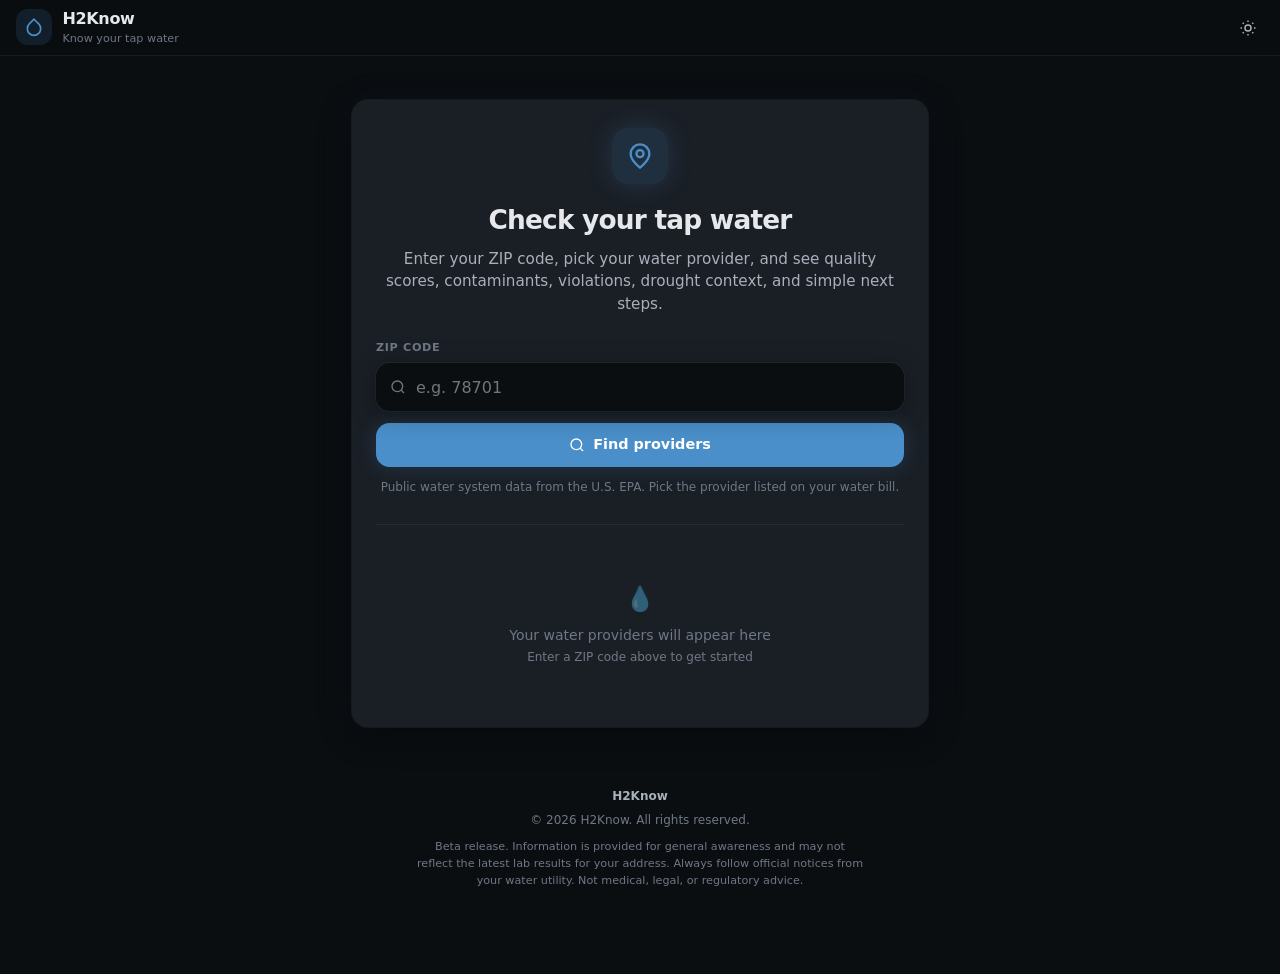
<file: public/assets/aistudio/H2Know_92199dac.html>
<!DOCTYPE html>
<html lang="en" class="dark">
<head>
<meta charset="UTF-8" />
<meta name="viewport" content="width=device-width, initial-scale=1, viewport-fit=cover" />
<meta name="theme-color" content="#0B0E11" />
<meta name="description" content="H2Know — Check your tap water quality. Find your local water provider, see contaminants against EPA limits, violations, drought context, and practical filter tips." />
<meta name="author" content="H2Know" />
<meta name="application-name" content="H2Know" />
<title>H2Know — Know Your Tap Water</title>
<style>
:root {
  --surface-0: #f4f6f8; --surface-1: #ffffff; --surface-2: #eef1f5;
  --surface-3: #e4e9ef; --surface-4: #d8dee6;
  --ink: #12161b; --ink-2: #3d4654; --ink-3: #6b7585;
  --brand: #2b7fd4; --brand-soft: rgba(43,127,212,.12); --brand-glow: rgba(43,127,212,.25);
  --safe: #1a8f5c; --safe-bg: rgba(26,143,92,.12);
  --caution: #c4841d; --caution-bg: rgba(196,132,29,.12);
  --danger: #c43c3c; --danger-bg: rgba(196,60,60,.12);
  --info: #2b7fd4; --info-bg: rgba(43,127,212,.12);
  --border: rgba(15,23,42,.08);
  --shadow: 0 1px 3px rgba(15,23,42,.06), 0 4px 12px rgba(15,23,42,.04);
  --shadow-el: 0 4px 16px rgba(15,23,42,.1);
  --radius: 1rem;
  --font: system-ui, -apple-system, "Segoe UI", Roboto, Ubuntu, sans-serif;
  --donate: #ff5e5b;
}
html.dark {
  --surface-0: #0b0e11; --surface-1: #12161b; --surface-2: #1a1f26;
  --surface-3: #232933; --surface-4: #2c3440;
  --ink: #e6e8eb; --ink-2: #a8b0bb; --ink-3: #6e7885;
  --brand: #4a8fc9; --brand-soft: rgba(74,143,201,.14); --brand-glow: rgba(74,143,201,.22);
  --safe: #3d9b6e; --safe-bg: rgba(61,155,110,.14);
  --caution: #c9a04a; --caution-bg: rgba(201,160,74,.14);
  --danger: #c96b6b; --danger-bg: rgba(201,107,107,.14);
  --info: #4a8fc9; --info-bg: rgba(74,143,201,.14);
  --border: rgba(255,255,255,.06);
  --shadow: 0 0 0 1px rgba(255,255,255,.04), 0 4px 24px rgba(0,0,0,.35);
  --shadow-el: 0 0 0 1px rgba(255,255,255,.06), 0 8px 32px rgba(0,0,0,.45), 0 0 40px rgba(74,143,201,.06);
  --donate: #ff7a77;
}
*, *::before, *::after { box-sizing: border-box; }
html { scroll-behavior: smooth; }
body {
  margin: 0; min-height: 100vh; min-height: 100dvh;
  font-family: var(--font);
  background: var(--surface-0); color: var(--ink);
  -webkit-font-smoothing: antialiased; line-height: 1.5;
}
button, input { font: inherit; }
button { cursor: pointer; border: none; background: none; color: inherit; }
a { color: var(--brand); }
:focus-visible { outline: 2px solid var(--brand); outline-offset: 2px; }
.hidden { display: none !important; }

.app-header {
  position: sticky; top: 0; z-index: 40;
  display: flex; align-items: center; justify-content: space-between;
  height: 3.5rem; padding: 0 .75rem 0 1rem;
  padding-top: max(0px, env(safe-area-inset-top));
  background: color-mix(in srgb, var(--surface-0) 80%, transparent);
  backdrop-filter: blur(12px); border-bottom: 1px solid var(--border);
}
.brand {
  display: flex; align-items: center; gap: .65rem; min-width: 0;
  text-align: left; padding: 0; border: none; background: none; color: inherit;
  border-radius: .75rem; cursor: pointer;
}
.brand:hover .brand-icon { filter: brightness(1.1); }
.brand:hover h1 { color: var(--brand); }
.brand-icon {
  width: 2.25rem; height: 2.25rem; border-radius: .75rem;
  background: var(--brand-soft); color: var(--brand);
  display: grid; place-items: center; flex-shrink: 0;
}
.brand h1 { margin: 0; font-size: 1rem; font-weight: 700; letter-spacing: -.02em; }
.brand .sub { font-size: .7rem; color: var(--ink-3); white-space: nowrap; overflow: hidden; text-overflow: ellipsis; max-width: 42vw; }
.header-actions { display: flex; align-items: center; gap: .25rem; flex-shrink: 0; }
.icon-btn {
  width: 2.5rem; height: 2.5rem; border-radius: .75rem;
  display: grid; place-items: center; color: var(--ink-2);
}
.icon-btn:hover { background: var(--surface-2); color: var(--ink); }
.btn-donate {
  display: inline-flex; align-items: center; gap: .35rem;
  height: 2rem; padding: 0 .7rem; border-radius: 999px;
  font-size: .72rem; font-weight: 700; text-decoration: none;
  background: color-mix(in srgb, var(--donate) 18%, transparent);
  color: var(--donate); white-space: nowrap;
}
.btn-donate:hover { filter: brightness(1.1); }
.main { max-width: 72rem; margin: 0 auto; padding: 1.25rem 1rem 3rem; }

.card {
  background: var(--surface-1); border-radius: var(--radius);
  box-shadow: var(--shadow); padding: 1.25rem;
}
.card.elevated { background: var(--surface-2); box-shadow: var(--shadow-el); }
.card h2 { margin: 0 0 .25rem; font-size: 1.05rem; }
.card .muted { color: var(--ink-3); font-size: .85rem; margin: 0; }

.btn {
  display: inline-flex; align-items: center; justify-content: center; gap: .5rem;
  height: 2.75rem; padding: 0 1.15rem; border-radius: .85rem;
  font-size: .9rem; font-weight: 600; transition: .15s ease;
}
.btn-primary { background: var(--brand); color: #fff; box-shadow: 0 0 20px var(--brand-glow); width: 100%; }
.btn-primary:hover { filter: brightness(1.08); }
.btn-primary:disabled { opacity: .55; cursor: not-allowed; }
.btn-ghost { height: 2rem; padding: 0 .75rem; border-radius: .65rem; font-size: .8rem; color: var(--ink-2); }
.btn-ghost:hover { background: var(--surface-2); }

.hero { max-width: 36rem; margin: 1.5rem auto 0; }
.hero-card { padding: 1.75rem 1.5rem; }
.hero-icon {
  width: 3.5rem; height: 3.5rem; margin: 0 auto 1rem; border-radius: 1rem;
  background: var(--brand-soft); color: var(--brand); display: grid; place-items: center;
  box-shadow: 0 0 24px var(--brand-glow);
}
.hero h2 { text-align: center; font-size: 1.65rem; letter-spacing: -.03em; margin: 0 0 .5rem; }
.hero .lead { text-align: center; color: var(--ink-2); font-size: .95rem; margin: 0 0 1.5rem; }
.field label { display: block; font-size: .7rem; font-weight: 600; text-transform: uppercase; letter-spacing: .06em; color: var(--ink-3); margin-bottom: .4rem; }
.field input {
  width: 100%; height: 3rem; border: 0; border-radius: .85rem;
  background: var(--surface-0); color: var(--ink); padding: 0 1rem 0 2.5rem;
  box-shadow: var(--shadow);
}
.input-wrap { position: relative; }
.input-wrap svg { position: absolute; left: .9rem; top: 50%; transform: translateY(-50%); color: var(--ink-3); pointer-events: none; }
.hint { text-align: center; font-size: .75rem; color: var(--ink-3); margin: .75rem 0 0; line-height: 1.4; }
.alert { margin-top: 1rem; padding: .85rem 1rem; border-radius: .85rem; font-size: .875rem; }
.alert-danger { background: var(--danger-bg); color: var(--danger); }

.provider-zone { margin-top: 1.75rem; padding-top: 1.5rem; border-top: 1px solid var(--border); }
.provider-banner {
  border: 1px solid color-mix(in srgb, var(--brand) 35%, transparent);
  background: color-mix(in srgb, var(--brand-soft) 60%, transparent);
  border-radius: 1rem; padding: 1rem 1.15rem; text-align: center;
  box-shadow: 0 0 28px var(--brand-glow); margin-bottom: 1rem;
}
.provider-banner .kicker { font-size: .7rem; font-weight: 700; text-transform: uppercase; letter-spacing: .08em; color: var(--brand); margin: 0; }
.provider-banner .title { margin: .35rem 0 0; font-size: .95rem; font-weight: 600; }
.provider-banner .sub { margin: .35rem 0 0; font-size: .75rem; color: var(--ink-2); }
.provider-list { list-style: none; margin: 0; padding: 0; max-height: 26rem; overflow: auto; display: flex; flex-direction: column; gap: .5rem; }
.provider-list button {
  width: 100%; text-align: left; display: flex; gap: .75rem; align-items: center;
  padding: 1rem; border-radius: .85rem; background: var(--surface-0); box-shadow: var(--shadow);
  transition: .15s ease;
}
.provider-list button:hover { background: var(--surface-2); box-shadow: var(--shadow-el); }
.provider-list .ico {
  width: 2.5rem; height: 2.5rem; border-radius: .75rem; flex-shrink: 0;
  background: var(--brand-soft); color: var(--brand); display: grid; place-items: center;
}
.provider-list .name { font-weight: 600; font-size: .9rem; }
.provider-list .meta { font-size: .72rem; color: var(--ink-3); margin-top: .1rem; }
.provider-list .stats { font-size: .75rem; color: var(--ink-2); margin-top: .25rem; }
.pill {
  display: inline-block; font-size: .65rem; font-weight: 600; padding: .15rem .45rem;
  border-radius: 999px; background: var(--brand-soft); color: var(--brand); margin-left: .4rem; vertical-align: middle;
}
.empty-providers { text-align: center; padding: 2rem 1rem; color: var(--ink-3); font-size: .875rem; }
.spinner { width: 1.25rem; height: 1.25rem; border: 2px solid var(--border); border-top-color: var(--brand); border-radius: 50%; animation: spin .7s linear infinite; }
@keyframes spin { to { transform: rotate(360deg); } }
.loading-row { display: flex; flex-direction: column; align-items: center; gap: .75rem; padding: 2.5rem; color: var(--ink-2); font-size: .875rem; }

.tabs {
  position: sticky; top: 3.5rem; z-index: 30;
  background: color-mix(in srgb, var(--surface-0) 90%, transparent);
  backdrop-filter: blur(12px); border-bottom: 1px solid var(--border);
}
.tabs-inner {
  max-width: 72rem; margin: 0 auto; padding: .5rem .5rem;
  display: flex; gap: .25rem; overflow-x: auto; scrollbar-width: none;
}
.tabs-inner::-webkit-scrollbar { display: none; }
.tab {
  flex-shrink: 0; display: flex; align-items: center; gap: .4rem;
  padding: .5rem .85rem; border-radius: .75rem; font-size: .8rem; font-weight: 600;
  color: var(--ink-3); white-space: nowrap;
}
.tab:hover { background: var(--surface-2); color: var(--ink-2); }
.tab.active { background: var(--brand-soft); color: var(--brand); box-shadow: 0 0 16px var(--brand-glow); }

.grid-2 { display: grid; gap: 1rem; }
.grid-3 { display: grid; gap: .75rem; grid-template-columns: repeat(3, 1fr); }
@media (min-width: 900px) {
  .grid-2.lg { grid-template-columns: 2fr 3fr; }
  .grid-2.eq { grid-template-columns: 1fr 1fr; }
}
.section-title {
  font-size: .7rem; font-weight: 700; text-transform: uppercase; letter-spacing: .08em;
  color: var(--ink-3); margin: 1.5rem 0 .75rem;
}
.badge {
  display: inline-flex; align-items: center; gap: .35rem;
  font-size: .7rem; font-weight: 600; padding: .25rem .65rem; border-radius: 999px;
}
.badge-safe { background: var(--safe-bg); color: var(--safe); }
.badge-caution { background: var(--caution-bg); color: var(--caution); }
.badge-danger { background: var(--danger-bg); color: var(--danger); }
.badge-info { background: var(--info-bg); color: var(--info); }
.badge-muted { background: var(--surface-3); color: var(--ink-2); }

.gauge-wrap { position: relative; width: 100%; max-width: 220px; margin: 0 auto; }
.gauge-wrap svg { width: 100%; height: auto; display: block; }
.gauge-center {
  position: absolute; inset: 0; display: flex; flex-direction: column;
  align-items: center; justify-content: center; padding-top: .5rem; pointer-events: none;
}
.gauge-center .score { font-size: 2.75rem; font-weight: 800; letter-spacing: -.04em; line-height: 1; }
.gauge-center .label { font-size: .85rem; font-weight: 600; color: var(--ink-2); margin-top: .15rem; }
.gauge-center .risk { font-size: .7rem; color: var(--ink-3); text-transform: capitalize; margin-top: .15rem; }

.info-row {
  display: flex; gap: .65rem; padding: .65rem .75rem; border-radius: .75rem;
  background: color-mix(in srgb, var(--surface-2) 70%, transparent); margin-bottom: .5rem;
}
.info-row .lbl { font-size: .65rem; color: var(--ink-3); }
.info-row .val { font-size: .85rem; font-weight: 600; }
.stat-chip { text-align: center; padding: .75rem .35rem; border-radius: .75rem; background: color-mix(in srgb, var(--surface-2) 70%, transparent); }
.stat-chip .n { font-size: 1.5rem; font-weight: 800; font-variant-numeric: tabular-nums; }
.stat-chip .l { font-size: .65rem; color: var(--ink-3); line-height: 1.2; }

.alert-card { border-radius: 1rem; padding: 1rem; box-shadow: var(--shadow); }
.alert-card.danger { background: var(--danger-bg); }
.alert-card.caution { background: var(--caution-bg); }
.alert-card.info { background: var(--info-bg); }
.alert-card h3 { margin: 0 0 .35rem; font-size: .875rem; }
.alert-card.danger h3 { color: var(--danger); }
.alert-card.caution h3 { color: var(--caution); }
.alert-card.info h3 { color: var(--info); }
.alert-card p { margin: 0; font-size: .85rem; color: var(--ink-2); }

.drought-seg { display: flex; gap: 3px; margin: .65rem 0 .35rem; }
.drought-seg span { flex: 1; height: .7rem; border-radius: 2px; background: var(--surface-3); opacity: .4; }
.drought-seg span.on { opacity: 1; }
.drought-seg span.s0.on { background: var(--safe); }
.drought-seg span.s1.on, .drought-seg span.s2.on { background: var(--caution); }
.drought-seg span.s3.on, .drought-seg span.s4.on, .drought-seg span.s5.on { background: var(--danger); }
.drought-labels { display: flex; justify-content: space-between; font-size: .6rem; color: var(--ink-3); }

.cont-card {
  background: color-mix(in srgb, var(--surface-2) 60%, transparent);
  border-radius: .85rem; padding: 1rem; box-shadow: inset 0 0 0 1px var(--border);
}
.cont-card h3 { margin: 0; font-size: .9rem; }
.bar-track { position: relative; height: 2rem; margin: .75rem 0 .5rem; }
.bar-bg { position: absolute; left: 0; right: 0; top: 50%; height: .5rem; transform: translateY(-50%); border-radius: 999px; background: var(--surface-3); }
.bar-fill {
  position: absolute; left: 0; top: 50%; height: .65rem; transform: translateY(-50%);
  border-radius: 999px; transition: width .4s ease;
}
.bar-mcl { position: absolute; top: 0; bottom: 0; width: 0; border-left: 2px solid var(--danger); }
.bar-dot {
  position: absolute; top: 50%; width: 1rem; height: 1rem; margin-left: -.5rem;
  transform: translateY(-50%); border-radius: 50%; border: 2px solid var(--surface-1);
}
.cont-meta { display: flex; flex-wrap: wrap; gap: .5rem 1rem; font-size: .7rem; color: var(--ink-3); margin-bottom: .65rem; }
.mult-grid { display: grid; grid-template-columns: 1fr 1fr; gap: .5rem; }
.mult-box { background: var(--surface-1); border-radius: .65rem; padding: .55rem .75rem; }
.mult-box .k { font-size: .6rem; text-transform: uppercase; letter-spacing: .05em; color: var(--ink-3); }
.mult-box .v { font-size: 1.15rem; font-weight: 700; font-variant-numeric: tabular-nums; }
.health-note {
  margin-top: .75rem; padding-top: .65rem; border-top: 1px solid var(--border);
  font-size: .7rem; color: var(--ink-3); line-height: 1.45;
}
.health-note strong { color: var(--ink-2); font-weight: 600; }

.chips { display: flex; flex-wrap: wrap; gap: .4rem; margin-bottom: 1rem; }
.chip {
  padding: .4rem .85rem; border-radius: 999px; font-size: .75rem; font-weight: 600;
  background: var(--surface-2); color: var(--ink-2);
}
.chip.on { background: var(--brand); color: #fff; box-shadow: 0 0 14px var(--brand-glow); }

.table-wrap { overflow-x: auto; margin: 0 -.25rem; }
table { width: 100%; border-collapse: collapse; font-size: .8rem; min-width: 560px; }
th { text-align: left; font-size: .7rem; color: var(--ink-3); font-weight: 600; padding: .5rem .4rem; border-bottom: 1px solid var(--border); }
td { padding: .7rem .4rem; border-bottom: 1px solid var(--border); vertical-align: top; }
tr:last-child td { border-bottom: 0; }
.num { font-variant-numeric: tabular-nums; }

.vbar-row { display: grid; grid-template-columns: 3rem 1fr; gap: .5rem; align-items: center; margin-bottom: .5rem; }
.vbar-row .yr { font-size: .75rem; color: var(--ink-3); font-variant-numeric: tabular-nums; }
.vbar { height: 1.35rem; display: flex; border-radius: .35rem; overflow: hidden; background: var(--surface-3); min-width: 0; }
.vbar i { display: block; height: 100%; }
.vbar .h { background: var(--danger); }
.vbar .m { background: var(--caution); }
.vbar .t { background: var(--brand); }
.vbar .o { background: var(--ink-3); }
.vleg { display: flex; flex-wrap: wrap; gap: .75rem; font-size: .7rem; color: var(--ink-3); margin-top: .75rem; }
.vleg span::before {
  content: ""; display: inline-block; width: .55rem; height: .55rem; border-radius: 50%;
  margin-right: .3rem; vertical-align: middle;
}
.vleg .h::before { background: var(--danger); }
.vleg .m::before { background: var(--caution); }
.vleg .t::before { background: var(--brand); }
.vleg .o::before { background: var(--ink-3); }

.viol-item {
  background: color-mix(in srgb, var(--surface-2) 50%, transparent);
  border-radius: .85rem; padding: .9rem 1rem; margin-bottom: .5rem;
}
.viol-item .top { display: flex; flex-wrap: wrap; gap: .35rem; align-items: center; margin-bottom: .35rem; }
.viol-item .title { font-weight: 600; font-size: .875rem; }
.viol-item .desc { font-size: .8rem; color: var(--ink-2); margin: 0; }

.flow { display: flex; flex-direction: column; gap: .65rem; }
@media (min-width: 768px) {
  .flow { flex-direction: row; align-items: stretch; }
  .flow-step { flex: 1; }
  .flow-arrow { display: flex; align-items: center; color: var(--ink-3); }
}
.flow-step {
  background: var(--surface-1); border-radius: .85rem; padding: 1rem; text-align: center; box-shadow: var(--shadow);
}
.flow-step .n { font-size: .65rem; font-weight: 700; text-transform: uppercase; color: var(--brand); letter-spacing: .06em; }
.flow-step .t { font-weight: 600; font-size: .85rem; margin: .25rem 0; }
.flow-step .d { font-size: .72rem; color: var(--ink-3); margin: 0; }
.flow-arrow { text-align: center; font-size: 1.1rem; }

.usage-stats { display: grid; grid-template-columns: repeat(3, 1fr); gap: .5rem; margin-bottom: 1rem; text-align: center; }
.usage-stats div { background: var(--surface-2); border-radius: .75rem; padding: .65rem .35rem; }
.usage-stats .n { font-size: 1.35rem; font-weight: 800; font-variant-numeric: tabular-nums; }
.usage-stats .l { font-size: .65rem; color: var(--ink-3); }
.hbar { display: grid; grid-template-columns: 7rem 1fr 3rem; gap: .5rem; align-items: center; margin-bottom: .55rem; font-size: .75rem; color: var(--ink-2); }
.hbar .track { height: 1.4rem; background: var(--surface-3); border-radius: .4rem; overflow: hidden; }
.hbar .fill { height: 100%; border-radius: .4rem; }

.action-item {
  display: flex; gap: .75rem; padding: 1rem; border-radius: .85rem;
  background: var(--surface-1); box-shadow: var(--shadow); margin-bottom: .5rem;
}
.action-num {
  width: 2rem; height: 2rem; border-radius: .55rem; flex-shrink: 0;
  display: grid; place-items: center; font-weight: 800; font-size: .85rem;
}
.action-num.high { background: var(--danger-bg); color: var(--danger); }
.action-num.medium { background: var(--caution-bg); color: var(--caution); }
.action-num.low { background: var(--surface-3); color: var(--ink-3); }
.action-item h4 { margin: 0 0 .25rem; font-size: .9rem; }
.action-item p { margin: 0; font-size: .8rem; color: var(--ink-2); }

.filter-card { margin-bottom: .75rem; }
.eff-track { height: .45rem; background: var(--surface-3); border-radius: 999px; overflow: hidden; margin-top: .35rem; }
.eff-fill { height: 100%; border-radius: 999px; background: var(--brand); }

.tip-list { list-style: none; margin: 0; padding: 0; }
.tip-list li { display: flex; gap: .5rem; font-size: .85rem; color: var(--ink-2); margin-bottom: .45rem; }
.tip-list li::before { content: "✓"; color: var(--safe); font-weight: 700; }

.callout {
  border-left: 3px solid var(--brand); background: color-mix(in srgb, var(--brand-soft) 40%, transparent);
  border-radius: .75rem; padding: .9rem 1rem; font-size: .85rem; color: var(--ink-2); margin-bottom: 1rem;
}
.callout strong { color: var(--ink); }

.site-footer {
  text-align: center; font-size: .75rem; color: var(--ink-3); line-height: 1.55;
  padding: 1.75rem 1.25rem 2.25rem; border-top: 1px solid var(--border); margin-top: 1.5rem;
}
.site-footer .brand-line { font-weight: 600; color: var(--ink-2); margin-bottom: .35rem; }
.site-footer .legal { max-width: 28rem; margin: .5rem auto 0; font-size: .7rem; }
.site-footer .donate-block {
  margin: 1rem auto 0; max-width: 20rem; padding: .9rem 1rem;
  border-radius: .85rem; background: var(--surface-1); box-shadow: var(--shadow);
}
.site-footer .donate-block p { margin: 0 0 .65rem; font-size: .8rem; color: var(--ink-2); }
.site-footer .btn-donate-lg {
  display: inline-flex; align-items: center; justify-content: center; gap: .4rem;
  width: 100%; height: 2.5rem; border-radius: .75rem; text-decoration: none;
  font-weight: 700; font-size: .85rem;
  background: var(--donate); color: #fff;
}
.skel { background: var(--surface-2); border-radius: .85rem; height: 8rem; position: relative; overflow: hidden; }
.skel::after {
  content: ""; position: absolute; inset: 0; transform: translateX(-100%);
  background: linear-gradient(90deg, transparent, color-mix(in srgb, var(--ink) 6%, transparent), transparent);
  animation: shimmer 1.3s infinite;
}
@keyframes shimmer { to { transform: translateX(100%); } }
</style>
</head>
<body>
<header class="app-header">
  <button type="button" class="brand" id="btnHome" title="Back to ZIP search" aria-label="H2Know home — back to ZIP search">
    <div class="brand-icon" aria-hidden="true">
      <svg width="20" height="20" viewBox="0 0 24 24" fill="none" stroke="currentColor" stroke-width="2"><path d="M12 2.69l5.66 5.66a8 8 0 1 1-11.31 0z"/></svg>
    </div>
    <div>
      <h1>H2Know</h1>
      <div class="sub" id="headerSub">Know your tap water</div>
    </div>
  </button>
  <div class="header-actions">
    <a class="btn-donate" id="btnDonateHeader" href="#" target="_blank" rel="noopener noreferrer" title="Support H2Know">
      <svg width="14" height="14" viewBox="0 0 24 24" fill="currentColor" aria-hidden="true"><path d="M12 21s-7-4.35-9.5-8.5C.5 9 2.5 5 6.5 5c2 0 3.5 1.2 4.5 2.5C12 6.2 13.5 5 15.5 5c4 0 6 4 4 7.5C19 16.65 12 21 12 21z"/></svg>
      Support
    </a>
    <button type="button" class="icon-btn hidden" id="btnReset" title="New search" aria-label="Back to ZIP search">
      <svg width="18" height="18" viewBox="0 0 24 24" fill="none" stroke="currentColor" stroke-width="2"><path d="M3 12a9 9 0 1 0 9-9 9.75 9.75 0 0 0-6.74 2.74L3 8"/><path d="M3 3v5h5"/></svg>
    </button>
    <button type="button" class="icon-btn" id="btnTheme" title="Toggle theme" aria-label="Toggle light or dark theme">
      <svg id="iconSun" class="hidden" width="18" height="18" viewBox="0 0 24 24" fill="none" stroke="currentColor" stroke-width="2"><circle cx="12" cy="12" r="4"/><path d="M12 2v2M12 20v2M4.93 4.93l1.41 1.41M17.66 17.66l1.41 1.41M2 12h2M20 12h2M6.34 17.66l-1.41 1.41M19.07 4.93l-1.41 1.41"/></svg>
      <svg id="iconMoon" width="18" height="18" viewBox="0 0 24 24" fill="none" stroke="currentColor" stroke-width="2"><path d="M12 3a6 6 0 0 0 9 9 9 9 0 1 1-9-9Z"/></svg>
    </button>
  </div>
</header>

<section id="viewSearch" class="main">
  <div class="hero">
    <div class="card elevated hero-card">
      <div class="hero-icon" aria-hidden="true">
        <svg width="28" height="28" viewBox="0 0 24 24" fill="none" stroke="currentColor" stroke-width="2"><path d="M20 10c0 6-8 12-8 12s-8-6-8-12a8 8 0 0 1 16 0Z"/><circle cx="12" cy="10" r="3"/></svg>
      </div>
      <h2>Check your tap water</h2>
      <p class="lead">Enter your ZIP code, pick your water provider, and see quality scores, contaminants, violations, drought context, and simple next steps.</p>

      <form id="zipForm">
        <div class="field">
          <label for="zipInput">ZIP code</label>
          <div class="input-wrap">
            <svg width="16" height="16" viewBox="0 0 24 24" fill="none" stroke="currentColor" stroke-width="2"><circle cx="11" cy="11" r="8"/><path d="m21 21-4.3-4.3"/></svg>
            <input id="zipInput" type="text" inputmode="numeric" maxlength="5" pattern="[0-9]{5}" placeholder="e.g. 78701" autocomplete="postal-code" />
          </div>
        </div>
        <div style="margin-top:.75rem">
          <button type="submit" class="btn btn-primary" id="btnSearch">
            <svg width="16" height="16" viewBox="0 0 24 24" fill="none" stroke="currentColor" stroke-width="2"><circle cx="11" cy="11" r="8"/><path d="m21 21-4.3-4.3"/></svg>
            Find providers
          </button>
        </div>
      </form>
      <p class="hint">Public water system data from the U.S. EPA. Pick the provider listed on your water bill.</p>
      <div id="searchError" class="alert alert-danger hidden" role="alert"></div>

      <div class="provider-zone" id="providerZone">
        <div id="providerEmpty" class="empty-providers">
          <div style="font-size:1.5rem;opacity:.4;margin-bottom:.5rem" aria-hidden="true">💧</div>
          Your water providers will appear here<br />
          <span style="font-size:.75rem">Enter a ZIP code above to get started</span>
        </div>
        <div id="providerLoading" class="loading-row hidden">
          <div class="spinner"></div>
          <span id="providerLoadingText">Looking up providers…</span>
        </div>
        <div id="providerResults" class="hidden">
          <div class="provider-banner">
            <p class="kicker">Select your water provider</p>
            <p class="title" id="providerTitle">—</p>
            <p class="sub">Choose the system on your water bill or annual water quality report.</p>
          </div>
          <ul class="provider-list" id="providerList" role="listbox" aria-label="Water providers"></ul>
        </div>
      </div>
    </div>
  </div>
  <footer class="site-footer" style="border:0;margin-top:2rem">
    <div class="brand-line">H2Know</div>
    <div>© 2026 H2Know. All rights reserved.</div>
    <div class="legal">
      Beta release. Information is provided for general awareness and may not reflect the latest lab results for your address.
      Always follow official notices from your water utility. Not medical, legal, or regulatory advice.
    </div>
    <div class="donate-block">
      <p>If H2Know helps you, a small tip keeps development going.</p>
      <a class="btn-donate-lg" id="btnDonateFooter" href="#" target="_blank" rel="noopener noreferrer">♥ Support H2Know</a>
    </div>
  </footer>
</section>

<section id="viewDash" class="hidden">
  <nav class="tabs" aria-label="Main sections">
    <div class="tabs-inner" role="tablist">
      <button type="button" class="tab active" data-tab="overview" role="tab" aria-selected="true">Overview</button>
      <button type="button" class="tab" data-tab="contaminants" role="tab">Contaminants</button>
      <button type="button" class="tab" data-tab="violations" role="tab">Violations</button>
      <button type="button" class="tab" data-tab="source" role="tab">Source</button>
      <button type="button" class="tab" data-tab="recs" role="tab">Actions</button>
    </div>
  </nav>
  <div class="main" id="dashContent"></div>
  <footer class="site-footer" id="dashFooter"></footer>
</section>

<script>
(function () {
  "use strict";

  const SUPPORT_URL = "";
  const AMAZON_AFFILIATE_TAG = "";

  const APP_NAME = "H2Know";
  const COPYRIGHT = "© 2026 H2Know. All rights reserved.";
  const EPA = "https://data.epa.gov/efservice";
  const ZIPPO = "https://api.zippopotam.us/us";
  const DROUGHT =
    "https://services9.arcgis.com/RHVPKKiFTONKtxq3/arcgis/rest/services/US_Drought_Intensity_v1/FeatureServer/3/query";
  const THEME_KEY = "h2know-theme";

  const CONTAMINANT_REF = {
    PB90: { name: "Lead (90th percentile)", unit: "ppb", mcl: 15, category: "Metals", health: "Health experts treat lead as unsafe at any level, especially for children.", pfas: false },
    CU90: { name: "Copper (90th percentile)", unit: "ppm", mcl: 1.3, category: "Metals", health: "Keep copper as low as practical for infants and sensitive households.", pfas: false },
    "1005": { name: "Arsenic", unit: "ppb", mcl: 10, category: "Metals", health: "Many health researchers prefer levels well below the legal limit.", pfas: false },
    "1040": { name: "Nitrate (as N)", unit: "ppm", mcl: 10, category: "Inorganic", health: "Infants can be especially sensitive; ask your doctor if concerned.", pfas: false },
    "1025": { name: "Fluoride", unit: "ppm", mcl: 4.0, category: "Inorganic", health: "Dental guidance often centers near 0.7 ppm for cavity prevention.", pfas: false },
    "2950": { name: "Total Trihalomethanes (TTHMs)", unit: "ppb", mcl: 80, category: "Disinfection byproducts", health: "Long-term exposure goals used by researchers are often lower than the legal limit.", pfas: false },
    "2456": { name: "Haloacetic Acids (HAA5)", unit: "ppb", mcl: 60, category: "Disinfection byproducts", health: "Health goals for some components are lower than the legal limit.", pfas: false },
    "4006": { name: "Uranium", unit: "ppb", mcl: 30, category: "Radionuclides", health: "Lower is better for long-term kidney and cancer risk.", pfas: false },
    "2806": { name: "PFOA", unit: "ppt", mcl: 4, category: "PFAS", health: "Health agencies encourage minimizing PFAS in drinking water where possible.", pfas: true },
    "2805": { name: "PFOS", unit: "ppt", mcl: 4, category: "PFAS", health: "Health agencies encourage minimizing PFAS in drinking water where possible.", pfas: true },
    "0300": { name: "Turbidity / treatment issue", unit: "NTU", mcl: 1, category: "Other", health: null, pfas: false },
  };
  const BASELINE = ["PB90", "CU90", "2950", "2456", "1005", "1040", "1025"];

  /* Theme */
  function initTheme() {
    let t = "dark";
    try { t = localStorage.getItem(THEME_KEY) || "dark"; } catch (_) {}
    applyTheme(t);
  }
  function applyTheme(t) {
    document.documentElement.classList.toggle("dark", t === "dark");
    document.getElementById("iconSun").classList.toggle("hidden", t !== "dark");
    document.getElementById("iconMoon").classList.toggle("hidden", t === "dark");
    try { localStorage.setItem(THEME_KEY, t); } catch (_) {}
  }
  function toggleTheme() {
    applyTheme(document.documentElement.classList.contains("dark") ? "light" : "dark");
  }

  /* Utils */
  const $ = (id) => document.getElementById(id);
  const esc = (s) => String(s ?? "").replace(/[&<>"']/g, (c) => ({ "&": "&amp;", "<": "&lt;", ">": "&gt;", '"': "&quot;", "'": "&#39;" }[c]));
  const fmt = (n, d = 2) => {
    if (n == null || Number.isNaN(+n)) return "—";
    n = +n;
    if (n === 0) return "0";
    if (Math.abs(n) < 0.001) return n.toExponential(1);
    if (n >= 1000) return n.toLocaleString(undefined, { maximumFractionDigits: 0 });
    return n.toFixed(d);
  };
  const fmtPop = (n) => (+n || 0).toLocaleString();
  const popNum = (v) => { const n = typeof v === "number" ? v : parseInt(String(v || 0), 10); return Number.isFinite(n) ? n : 0; };

  function sourceLabel(code) {
    const m = { SW: "Surface water", GW: "Groundwater", GU: "Groundwater (surface influence)", SWP: "Purchased surface water", GWP: "Purchased groundwater", GUP: "Purchased groundwater" };
    return m[(code || "").toUpperCase()] || "Unknown source";
  }
  function ownerLabel(code) {
    const m = { L: "Local government", M: "Public / municipal", S: "State", F: "Federal", P: "Private", N: "Tribal" };
    return m[(code || "").toUpperCase()] || "Other";
  }
  function qualityLabel(s) {
    if (s >= 85) return "Excellent";
    if (s >= 70) return "Good";
    if (s >= 55) return "Fair";
    if (s >= 40) return "Poor";
    return "Critical";
  }
  function droughtLabel(level) {
    return ({ none: "No drought", D0: "Abnormally dry", D1: "Moderate drought", D2: "Severe drought", D3: "Extreme drought", D4: "Exceptional drought" })[level] || level;
  }
  function droughtIdx(level) {
    return ({ none: 0, D0: 1, D1: 2, D2: 3, D3: 4, D4: 5 })[level] ?? 0;
  }
  function complianceBadge(status) {
    if (status === "in_compliance") return '<span class="badge badge-safe">In compliance</span>';
    if (status === "elevated_concern") return '<span class="badge badge-caution">Elevated concern</span>';
    return '<span class="badge badge-danger">Needs attention</span>';
  }
  function siteFooterHtml(extraLine) {
    return (
      (extraLine ? '<div class="muted" style="margin-bottom:.65rem;font-size:.72rem">' + esc(extraLine) + "</div>" : "") +
      '<div class="brand-line">' + APP_NAME + "</div>" +
      "<div>" + COPYRIGHT + "</div>" +
      '<div class="legal">Beta. For general awareness only — confirm with your water utility. Not medical or legal advice.</div>' +
      (String(SUPPORT_URL || "").trim()
        ? '<div class="donate-block"><p>Enjoying H2Know? A small tip helps us keep improving it.</p>' +
          '<a class="btn-donate-lg" href="' + esc(SUPPORT_URL) + '" target="_blank" rel="noopener noreferrer">♥ Support H2Know</a></div>'
        : "")
    );
  }

  /* Network: longer timeouts + automatic retries (EPA can be slow) */
  const NET = {
    attempts: 4,           // 1 try + 3 retries
    baseTimeout: 55000,    // per-attempt timeout (ms)
    heavyTimeout: 75000,   // city-wide / large EPA lists
    lightTimeout: 35000,   // zip, drought, small lookups
    retryDelay: 1200,      // base delay between retries (ms)
  };

  function sleep(ms) {
    return new Promise((r) => setTimeout(r, ms));
  }

  function isRetryableError(err) {
    const msg = (err && err.message) || String(err || "");
    return /timeout|network|abort|failed|HTTP 5|HTTP 408|HTTP 429|HTTP 502|HTTP 503|HTTP 504/i.test(msg);
  }

  /** One JSONP request (no retry). */
  function jsonpOnce(url, timeoutMs) {
    return new Promise((resolve, reject) => {
      const name = "h2k_cb_" + Date.now() + "_" + Math.random().toString(36).slice(2, 9);
      const script = document.createElement("script");
      let settled = false;
      const timer = setTimeout(() => {
        if (settled) return;
        settled = true;
        cleanup();
        reject(new Error("Request timed out"));
      }, timeoutMs);
      function cleanup() {
        clearTimeout(timer);
        try { delete window[name]; } catch (_) { window[name] = undefined; }
        if (script.parentNode) script.parentNode.removeChild(script);
      }
      window[name] = (data) => {
        if (settled) return;
        settled = true;
        cleanup();
        resolve(data);
      };
      script.onerror = () => {
        if (settled) return;
        settled = true;
        cleanup();
        reject(new Error("Network error"));
      };
      const base = url.replace(/\/(JSON|json|jsonp|JSONP)(\?.*)?$/i, "");
      // cache-bust so retries are not stuck on a bad edge cache
      script.src = base + "/jsonp?callback=" + name + "&_=" + Date.now();
      document.head.appendChild(script);
    });
  }

  async function jsonp(url, timeoutMs = NET.baseTimeout, attempts = NET.attempts) {
    let lastErr;
    for (let i = 0; i < attempts; i++) {
      try {
        return await jsonpOnce(url, timeoutMs);
      } catch (err) {
        lastErr = err;
        if (i < attempts - 1 && isRetryableError(err)) {
          // exponential-ish backoff: 1.2s, 2.4s, 3.6s…
          await sleep(NET.retryDelay * (i + 1) + Math.random() * 400);
          continue;
        }
        break;
      }
    }
    throw lastErr || new Error("Network error");
  }

  function asArray(data) {
    if (!data) return [];
    return Array.isArray(data) ? data : [data];
  }

  async function fetchJsonOnce(url, timeoutMs) {
    const ctrl = new AbortController();
    const t = setTimeout(() => ctrl.abort(), timeoutMs);
    try {
      const res = await fetch(url, {
        signal: ctrl.signal,
        cache: "no-store",
        headers: { Accept: "application/json" },
      });
      if (!res.ok) throw new Error("HTTP " + res.status);
      return await res.json();
    } catch (err) {
      if (err && err.name === "AbortError") throw new Error("Request timed out");
      throw err;
    } finally {
      clearTimeout(t);
    }
  }

  async function fetchJson(url, timeoutMs = NET.lightTimeout, attempts = NET.attempts) {
    let lastErr;
    for (let i = 0; i < attempts; i++) {
      try {
        // bust cache on retry
        const sep = url.includes("?") ? "&" : "?";
        const tryUrl = i === 0 ? url : url + sep + "_retry=" + i + "&_=" + Date.now();
        return await fetchJsonOnce(tryUrl, timeoutMs);
      } catch (err) {
        lastErr = err;
        if (i < attempts - 1 && isRetryableError(err)) {
          await sleep(NET.retryDelay * (i + 1) + Math.random() * 400);
          continue;
        }
        break;
      }
    }
    throw lastErr || new Error("Network error");
  }

  async function resolveZip(zip) {
    try {
      const data = await fetchJson(ZIPPO + "/" + zip, NET.lightTimeout, NET.attempts);
      const p = data.places && data.places[0];
      if (!p) return null;
      return {
        zip, city: p["place name"], state: p["state abbreviation"], stateFull: p.state,
        lat: parseFloat(p.latitude), lon: parseFloat(p.longitude),
      };
    } catch (err) {
      throw new Error(
        "Couldn’t look up that ZIP right now (the location service was slow or offline). Please try again in a moment."
      );
    }
  }
  async function epaSystemsByZip(zip) {
    try {
      return asArray(await jsonp(
        EPA + "/WATER_SYSTEM/ZIP_CODE/BEGINNING/" + zip + "/PWS_ACTIVITY_CODE/A",
        NET.baseTimeout,
        NET.attempts
      ));
    } catch { return []; }
  }
  async function epaSystemsByCity(city, state) {
    try {
      const c = encodeURIComponent(city.toUpperCase());
      const s = encodeURIComponent(state.toUpperCase());
      return asArray(await jsonp(
        EPA + "/WATER_SYSTEM/CITY_NAME/" + c + "/STATE_CODE/" + s + "/PWS_ACTIVITY_CODE/A",
        NET.heavyTimeout,
        NET.attempts
      ));
    } catch { return []; }
  }
  async function epaSystem(pwsid) {
    const rows = asArray(await jsonp(
      EPA + "/WATER_SYSTEM/PWSID/" + encodeURIComponent(pwsid),
      NET.baseTimeout,
      NET.attempts
    ));
    return rows[0] || null;
  }
  async function epaViolations(pwsid) {
    try {
      return asArray(await jsonp(
        EPA + "/VIOLATION/PWSID/" + encodeURIComponent(pwsid),
        NET.heavyTimeout,
        NET.attempts
      ));
    } catch { return []; }
  }
  async function epaLcr(pwsid) {
    try {
      return asArray(await jsonp(
        EPA + "/LCR_SAMPLE_RESULT/PWSID/" + encodeURIComponent(pwsid),
        NET.baseTimeout,
        NET.attempts
      ));
    } catch { return []; }
  }
  async function epaGeo(pwsid) {
    try {
      return asArray(await jsonp(
        EPA + "/GEOGRAPHIC_AREA/PWSID/" + encodeURIComponent(pwsid),
        NET.baseTimeout,
        NET.attempts
      ));
    } catch { return []; }
  }
  async function fetchDrought(lat, lon) {
    try {
      const url = DROUGHT + "?geometry=" + lon + "," + lat +
        "&geometryType=esriGeometryPoint&inSR=4326&spatialRel=esriSpatialRelIntersects&outFields=dm,period&returnGeometry=false&f=json";
      const data = await fetchJson(url, NET.lightTimeout, NET.attempts);
      const dm = data.features && data.features[0] && data.features[0].attributes
        ? data.features[0].attributes.dm : null;
      if (dm == null) return { level: "none", desc: "No active drought reported for this location." };
      const levels = ["D0", "D1", "D2", "D3", "D4"];
      const level = levels[Math.min(4, Math.max(0, Math.round(dm)))] || "D0";
      return {
        level,
        desc: "The U.S. Drought Monitor currently lists this area as " + droughtLabel(level) + ". Outdoor watering rules may apply.",
      };
    } catch {
      return { level: "none", desc: "Drought information is temporarily unavailable." };
    }
  }

  function matchesState(row, state) {
    const st = state.toUpperCase();
    return (row.state_code || "").toUpperCase() === st ||
      (row.primacy_agency_code || "").toUpperCase() === st ||
      (row.pwsid || "").toUpperCase().startsWith(st);
  }
  function isCws(row) {
    const t = (row.pws_type_code || "").toUpperCase();
    return t === "CWS" || t === "NTNCWS";
  }

  async function lookupProviders(zip) {
    const place = await resolveZip(zip);
    if (!place) throw new Error("That ZIP code was not recognized. Please check it and try again.");

    // Track hard failures so we don’t show “no providers” when the EPA is just down
    let zipErr = null;
    let cityErr = null;
    let byZip = [];
    let byCity = [];
    try {
      byZip = await epaSystemsByZip(zip);
    } catch (e) { zipErr = e; }
    try {
      byCity = await epaSystemsByCity(place.city, place.state);
    } catch (e) { cityErr = e; }

    // epa* helpers already swallow errors → []; re-check with a real probe if both empty
    if (!byZip.length && !byCity.length) {
      try {
        // One more combined attempt with full retries on city (most complete list)
        byCity = asArray(await jsonp(
          EPA + "/WATER_SYSTEM/CITY_NAME/" + encodeURIComponent(place.city.toUpperCase()) +
          "/STATE_CODE/" + encodeURIComponent(place.state.toUpperCase()) +
          "/PWS_ACTIVITY_CODE/A",
          NET.heavyTimeout,
          NET.attempts
        ));
      } catch (e) {
        throw new Error(
          "Water system servers are slow or unavailable right now. H2Know retried automatically — please try again in a moment."
        );
      }
      if (!byCity.length && !byZip.length) {
        // Genuine empty result for this area
      }
    }

    const map = new Map();
    for (const row of [...byZip, ...byCity]) {
      if (!row || !row.pwsid) continue;
      if (!matchesState(row, place.state)) continue;
      const prev = map.get(row.pwsid);
      if (!prev || popNum(row.population_served_count) > popNum(prev.population_served_count)) {
        map.set(row.pwsid, row);
      }
    }
    let rows = [...map.values()];
    const cws = rows.filter(isCws);
    if (cws.length) rows = cws;
    rows.sort((a, b) => popNum(b.population_served_count) - popNum(a.population_served_count));
    rows = rows.slice(0, 40);
    return {
      place,
      systems: rows.map((r, i) => ({
        pwsid: r.pwsid,
        name: r.pws_name || r.pwsid,
        city: r.city_name || place.city,
        state: r.state_code || place.state,
        population: popNum(r.population_served_count),
        sourceType: sourceLabel(r.primary_source_code),
        isPrimary: i === 0 && popNum(r.population_served_count) > 1000,
      })),
    };
  }

  function yearOf(s) {
    if (!s) return new Date().getFullYear();
    const d = new Date(String(s).replace(" ", "T"));
    return Number.isNaN(d.getTime()) ? new Date().getFullYear() : d.getFullYear();
  }
  function violStatus(code) {
    const c = (code || "").toUpperCase();
    if (c === "R") return "resolved";
    if (c === "A") return "addressed";
    return "open";
  }
  function violType(cat, health) {
    if (health === "Y") return "health";
    const c = (cat || "").toUpperCase();
    if (c === "MR") return "monitoring";
    if (c === "TT") return "treatment";
    if (c.includes("MCL")) return "health";
    return "other";
  }
  function contName(code) {
    return (CONTAMINANT_REF[code] && CONTAMINANT_REF[code].name) || (code ? "Contaminant " + code : "Unspecified");
  }

  function buildContaminants(lcr, viols) {
    const list = [];
    const seen = new Set();
    const lcrMap = new Map();
    [...lcr].sort((a, b) => popNum(b.sar_id) - popNum(a.sar_id)).forEach((s) => {
      if (s.contaminant_code && !lcrMap.has(s.contaminant_code)) lcrMap.set(s.contaminant_code, s);
    });
    for (const code of ["PB90", "CU90"]) {
      const ref = CONTAMINANT_REF[code];
      if (!ref) continue;
      const sample = lcrMap.get(code);
      let detected = 0;
      if (sample && sample.sample_measure != null && sample.sample_measure !== "") {
        let m = +sample.sample_measure;
        const u = (sample.unit_of_measure || "").toLowerCase();
        if (ref.unit === "ppb" && (u === "mg/l" || u === "ppm")) m *= 1000;
        if (ref.unit === "ppm" && (u === "ug/l" || u === "ppb")) m /= 1000;
        detected = m;
      }
      seen.add(code);
      list.push({ id: code, name: ref.name, category: ref.category, unit: ref.unit, detected, mcl: ref.mcl, health: ref.health, pfas: ref.pfas, regulated: true });
    }
    const recent = viols.filter((v) => yearOf(v.compl_per_begin_date) >= new Date().getFullYear() - 5);
    for (const v of recent) {
      const code = v.contaminant_code;
      if (!code || seen.has(code)) continue;
      const ref = CONTAMINANT_REF[code];
      const open = violStatus(v.compliance_status_code) === "open";
      const health = v.is_health_based_ind === "Y";
      const mclCat = ((v.violation_category_code || "") + "").toUpperCase().includes("MCL");
      if (!open && !health && !mclCat) continue;
      const mcl = ref ? ref.mcl : (v.state_mcl != null ? +v.state_mcl : null);
      let detected;
      if (v.viol_measure != null && v.viol_measure !== "") detected = +v.viol_measure;
      else if (open && mclCat && mcl != null) detected = mcl * 1.05;
      else if (health && mcl != null) detected = mcl * 0.9;
      else continue;
      seen.add(code);
      list.push({
        id: code,
        name: ref ? ref.name : contName(code),
        category: ref ? ref.category : "Other",
        unit: ref ? ref.unit : (v.unit_of_measure || ""),
        detected, mcl,
        health: ref ? ref.health : null,
        pfas: ref ? ref.pfas : false,
        regulated: true,
      });
    }
    if (list.length < 3) {
      for (const code of BASELINE) {
        if (seen.has(code)) continue;
        const ref = CONTAMINANT_REF[code];
        if (!ref || ref.mcl == null) continue;
        if (recent.some((v) => v.contaminant_code === code)) continue;
        seen.add(code);
        list.push({
          id: code + "-b", name: ref.name, category: ref.category, unit: ref.unit,
          detected: 0, mcl: ref.mcl,
          health: (ref.health || "No recent compliance issue on file.") + " Check your utility’s annual water quality report for full lab results.",
          pfas: ref.pfas, regulated: true,
        });
      }
    }
    return list;
  }

  function buildViolations(rows) {
    const minY = new Date().getFullYear() - 5;
    return rows
      .filter((r) => yearOf(r.compl_per_begin_date) >= minY - 1)
      .map((r) => ({
        id: r.pwsid + "-" + r.violation_id,
        date: (r.compl_per_begin_date || "").slice(0, 10) || "unknown",
        year: yearOf(r.compl_per_begin_date),
        contaminant: contName(r.contaminant_code),
        type: violType(r.violation_category_code, r.is_health_based_ind),
        status: violStatus(r.compliance_status_code),
        severity: r.is_health_based_ind === "Y" || r.is_major_viol_ind === "Y" ? "serious" : "minor",
        description: [
          r.violation_category_code || "Compliance item",
          r.is_health_based_ind === "Y" ? "health-related" : null,
          r.compliance_status_code === "R" ? "resolved" : r.compliance_status_code === "O" || !r.compliance_status_code ? "open" : null,
        ].filter(Boolean).join(" · "),
      }))
      .sort((a, b) => b.date.localeCompare(a.date))
      .slice(0, 40);
  }

  function scoreSystem(violations, contaminants) {
    const open = violations.filter((v) => v.status === "open");
    const openHealth = open.filter((v) => v.type === "health");
    const recentHealth = violations.filter((v) => v.type === "health" && v.year >= new Date().getFullYear() - 3);
    const aboveLegal = contaminants.filter((c) => c.mcl != null && c.detected > c.mcl).length;
    let score = 92 - openHealth.length * 18 - open.filter((v) => v.type !== "health").length * 6 - recentHealth.length * 4 - aboveLegal * 12;
    score = Math.max(15, Math.min(98, score));
    let compliance = "in_compliance";
    if (openHealth.length || aboveLegal) compliance = "under_enforcement";
    else if (open.length || recentHealth.length > 1) compliance = "elevated_concern";
    let risk = "low";
    if (score < 45) risk = "critical";
    else if (score < 60) risk = "high";
    else if (score < 78) risk = "moderate";
    return { score, risk, compliance };
  }

  async function loadSystem(pwsid, place) {
    const [row, violRows, lcrRows, geoRows, drought] = await Promise.all([
      epaSystem(pwsid),
      epaViolations(pwsid),
      epaLcr(pwsid),
      epaGeo(pwsid),
      place ? fetchDrought(place.lat, place.lon) : Promise.resolve({ level: "none", desc: "" }),
    ]);
    if (!row) {
      throw new Error(
        "We couldn’t load that water system after several tries. The EPA data service may be busy — please try again in a moment."
      );
    }

    const violations = buildViolations(violRows);
    const contaminants = buildContaminants(lcrRows, violRows);
    const { score, risk, compliance } = scoreSystem(violations, contaminants);
    const county = (geoRows.find((g) => g.county_served) || {}).county_served || "";
    const sourceType = sourceLabel(row.primary_source_code);
    const openHealth = violations.filter((v) => v.status === "open" && v.type === "health").length;
    const openAll = violations.filter((v) => v.status === "open").length;
    const aboveLegal = contaminants.filter((c) => c.mcl != null && c.detected > c.mcl).length;

    const alerts = [];
    if (openHealth) alerts.push({ severity: "danger", title: "Open health-related issue", message: openHealth + " open health-related compliance item" + (openHealth > 1 ? "s" : "") + " on record." });
    else if (openAll) alerts.push({ severity: "caution", title: "Open compliance items", message: openAll + " open item" + (openAll > 1 ? "s" : "") + " on the federal compliance record." });
    else alerts.push({ severity: "info", title: "No open issues found", message: "Federal records look clear right now. Still check your utility’s latest water quality report." });
    if (aboveLegal) alerts.push({ severity: "danger", title: "Above the legal limit", message: aboveLegal + " contaminant" + (aboveLegal > 1 ? "s are" : " is") + " at or above the EPA legal limit in available data." });
    if (drought.level !== "none") alerts.push({ severity: drought.level === "D3" || drought.level === "D4" ? "danger" : "caution", title: droughtLabel(drought.level), message: drought.desc });

    const cut = { none: 1, D0: 0.9, D1: 0.8, D2: 0.65, D3: 0.5, D4: 0.4 };
    const normal = 90;

    return {
      pwsid: row.pwsid,
      name: row.pws_name || row.pwsid,
      city: row.city_name || (place && place.city) || "",
      state: row.state_code || (place && place.state) || "",
      zip: place ? place.zip : String(row.zip_code || "").slice(0, 5),
      county,
      population: popNum(row.population_served_count),
      sourceType,
      ownerType: ownerLabel(row.owner_type_code),
      qualityScore: score,
      riskLevel: risk,
      complianceStatus: compliance,
      droughtLevel: drought.level,
      droughtDescription: drought.desc,
      contaminants,
      violations,
      alerts,
      reportUrl: "https://echo.epa.gov/detailed-facility-report?fid=" + encodeURIComponent(row.pwsid),
      lastUpdated: new Date().toISOString().slice(0, 10),
      sourceDescription:
        (row.pws_name || "This system") + " supplies drinking water as a public water system (ID " + row.pwsid + "). " +
        "Primary source: " + sourceType + ". Operated by: " + ownerLabel(row.owner_type_code) + "." +
        (county ? " Service area includes " + county + " County." : "") +
        " System details and compliance history come from the U.S. EPA; drought context from the U.S. Drought Monitor.",
      usage: {
        normal,
        recommended: Math.round(normal * (cut[drought.level] || 1)),
      },
      treatment: /purchased/i.test(sourceType)
        ? [
            { n: "Purchased treated water", d: "Water is treated by a wholesale supplier before delivery." },
            { n: "Distribution residual", d: "Disinfectant is maintained in the pipes to your tap." },
            { n: "Storage & delivery", d: "Tanks and pumps keep water pressure steady." },
          ]
        : /ground/i.test(sourceType)
        ? [
            { n: "Wells", d: "Water is drawn from underground aquifers." },
            { n: "Treatment", d: "Steps vary by local water chemistry." },
            { n: "Disinfection", d: "A disinfectant residual protects water in the pipes." },
          ]
        : [
            { n: "Source intake", d: "Surface water from rivers, lakes, or reservoirs." },
            { n: "Clarifying", d: "Particles are bound and settled out." },
            { n: "Filtration", d: "Remaining particles are filtered out." },
            { n: "Disinfection", d: "Pathogens are controlled before distribution." },
          ],
    };
  }

  /* App state */
  let state = { place: null, system: null, tab: "overview", contFilter: "all", screen: "search" };

  /* History / mobile back */
  function navToSearch(push) {
    state.screen = "search";
    showSearchUI();
    const hist = { screen: "search" };
    if (push) history.pushState(hist, "", "#search");
    else history.replaceState(hist, "", "#search");
  }
  function navToResults(pwsid, push) {
    state.screen = "results";
    const hist = { screen: "results", pwsid: pwsid };
    if (push) history.pushState(hist, "", "#system/" + encodeURIComponent(pwsid));
    else history.replaceState(hist, "", "#system/" + encodeURIComponent(pwsid));
  }
  function resetToSearch() {
    // Same as device back when viewing a system
    if (state.screen === "results") {
      history.back();
      return;
    }
    navToSearch(false);
  }
  function showSearchUI() {
    state.system = null;
    state.tab = "overview";
    state.screen = "search";
    $("viewSearch").classList.remove("hidden");
    $("viewDash").classList.add("hidden");
    $("btnReset").classList.add("hidden");
    $("headerSub").textContent = "Know your tap water";
    window.scrollTo({ top: 0, behavior: "smooth" });
  }
  function showDashUI() {
    state.screen = "results";
    $("viewSearch").classList.add("hidden");
    $("viewDash").classList.remove("hidden");
    $("btnReset").classList.remove("hidden");
    renderDash();
    window.scrollTo({ top: 0, behavior: "smooth" });
  }

  window.addEventListener("popstate", (e) => {
    const st = e.state;
    if (!st || st.screen === "search") {
      showSearchUI();
      return;
    }
    if (st.screen === "results" && st.pwsid) {
      if (state.system && state.system.pwsid === st.pwsid) {
        showDashUI();
      } else {
        // Forward-navigation restore
        onSelectProvider(st.pwsid, true);
      }
    }
  });

  /* Render */
  function renderGauge(score, risk) {
    const color = score >= 70 ? "var(--safe)" : score >= 50 ? "var(--caution)" : "var(--danger)";
    const r = 54, cx = 70, cy = 70;
    const start = Math.PI * 0.75, end = Math.PI * 2.25;
    const ang = start + (end - start) * (score / 100);
    const arc = (a0, a1) => {
      const x0 = cx + r * Math.cos(a0), y0 = cy + r * Math.sin(a0);
      const x1 = cx + r * Math.cos(a1), y1 = cy + r * Math.sin(a1);
      const large = a1 - a0 > Math.PI ? 1 : 0;
      return "M " + x0 + " " + y0 + " A " + r + " " + r + " 0 " + large + " 1 " + x1 + " " + y1;
    };
    return (
      '<div class="gauge-wrap">' +
      '<svg viewBox="0 0 140 120" aria-hidden="true">' +
      '<path d="' + arc(start, end) + '" fill="none" stroke="var(--surface-3)" stroke-width="12" stroke-linecap="round"/>' +
      '<path d="' + arc(start, ang) + '" fill="none" stroke="' + color + '" stroke-width="12" stroke-linecap="round"/>' +
      "</svg>" +
      '<div class="gauge-center"><div class="score">' + score + '</div><div class="label">' + qualityLabel(score) + '</div><div class="risk">' + esc(risk) + " risk</div></div>" +
      "</div>" +
      '<p class="muted" style="text-align:center;margin-top:.35rem">Quality score from 0–100</p>'
    );
  }

  function renderDrought(level, desc) {
    const idx = droughtIdx(level);
    let segs = "";
    for (let i = 0; i < 6; i++) segs += '<span class="s' + i + (i <= idx ? " on" : "") + '"></span>';
    return (
      '<div style="display:flex;justify-content:space-between;align-items:center;gap:.5rem;margin-bottom:.25rem">' +
      "<strong>" + esc(droughtLabel(level)) + "</strong></div>" +
      '<div class="drought-seg" role="meter" aria-valuenow="' + idx + '" aria-valuemin="0" aria-valuemax="5" aria-label="Drought severity">' + segs + "</div>" +
      '<div class="drought-labels"><span>None</span><span>D0</span><span>D1</span><span>D2</span><span>D3</span><span>D4</span></div>' +
      '<p class="muted" style="margin-top:.65rem">' + esc(desc) + "</p>"
    );
  }

  function contBar(c) {
    const above = c.mcl != null && c.detected > c.mcl;
    const max = c.mcl != null ? Math.max(c.mcl, c.detected) * 1.15 : Math.max(c.detected, 0.001) * 1.25;
    const dp = Math.min(100, (c.detected / max) * 100);
    const lp = c.mcl != null ? Math.min(100, (c.mcl / max) * 100) : null;
    const color = above ? "var(--danger)" : "var(--safe)";
    const mult = c.mcl ? Math.round((c.detected / c.mcl) * 10) / 10 : null;
    const pct = c.mcl ? Math.round((c.detected / c.mcl) * 1000) / 10 : null;
    return (
      '<div class="cont-card">' +
      '<div style="display:flex;justify-content:space-between;gap:.5rem;flex-wrap:wrap;align-items:flex-start">' +
      "<div><h3>" + esc(c.name) + '</h3><p class="muted" style="font-size:.72rem">' + esc(c.category) + (c.pfas ? " · PFAS" : "") + " · " + esc(c.unit) + "</p></div>" +
      (c.mcl == null
        ? '<span class="badge badge-muted">No legal limit listed</span>'
        : above
        ? '<span class="badge badge-danger">Above legal limit</span>'
        : '<span class="badge badge-safe">Within legal limit</span>') +
      "</div>" +
      '<div class="bar-track" aria-hidden="true">' +
      '<div class="bar-bg"></div>' +
      '<div class="bar-fill" style="width:' + dp + "%;background:" + color + '"></div>' +
      (lp != null ? '<div class="bar-mcl" style="left:' + lp + '%" title="Legal limit"></div>' : "") +
      '<div class="bar-dot" style="left:' + dp + "%;background:" + color + '"></div>' +
      "</div>" +
      '<div class="cont-meta">' +
      "<span>Detected: " + fmt(c.detected) + " " + esc(c.unit) + "</span>" +
      (c.mcl != null ? "<span>Legal limit: " + fmt(c.mcl) + " " + esc(c.unit) + "</span>" : "") +
      "</div>" +
      '<div class="mult-grid">' +
      '<div class="mult-box"><div class="k">vs legal limit</div><div class="v" style="color:' + (mult != null && mult > 1 ? "var(--danger)" : "var(--safe)") + '">' + (mult == null ? "—" : mult + "×") + "</div></div>" +
      '<div class="mult-box"><div class="k">% of legal limit</div><div class="v" style="color:' + (pct != null && pct > 100 ? "var(--danger)" : "var(--safe)") + '">' + (pct == null ? "—" : (pct > 9999 ? ">9999" : pct) + "%") + "</div></div>" +
      "</div>" +
      (c.health
        ? '<p class="health-note"><strong>Health context:</strong> ' + esc(c.health) + "</p>"
        : c.mcl != null
        ? '<p class="health-note"><strong>Health context:</strong> Meeting the legal limit does not always mean zero risk. Many experts recommend keeping long-term exposure as low as practical.</p>'
        : "") +
      "</div>"
    );
  }

  function renderOverview(s) {
    const near = s.contaminants.filter((c) => c.mcl != null && c.detected > c.mcl * 0.5 && c.detected <= c.mcl).length;
    const above = s.contaminants.filter((c) => c.mcl != null && c.detected > c.mcl).length;
    const open = s.violations.filter((v) => v.status === "open").length;
    return (
      '<div class="grid-2 lg">' +
      '<div class="card elevated"><h2>Water quality score</h2><p class="muted">Based on compliance, samples, and recent issues</p>' +
      renderGauge(s.qualityScore, s.riskLevel) + "</div>" +
      '<div class="card">' +
      '<div style="display:flex;justify-content:space-between;gap:.75rem;flex-wrap:wrap;margin-bottom:1rem">' +
      "<div><h2>" + esc(s.name) + '</h2><p class="muted">' + esc(s.city) + (s.state ? ", " + esc(s.state) : "") + (s.county ? " · " + esc(s.county) + " County" : "") + "</p></div>" +
      complianceBadge(s.complianceStatus) + "</div>" +
      '<div class="info-row"><div><div class="lbl">System ID</div><div class="val">' + esc(s.pwsid) + "</div></div></div>" +
      '<div class="info-row"><div><div class="lbl">People served</div><div class="val">' + fmtPop(s.population) + "</div></div></div>" +
      '<div class="info-row"><div><div class="lbl">Water source</div><div class="val">' + esc(s.sourceType) + "</div></div></div>" +
      '<div class="info-row"><div><div class="lbl">Operated by</div><div class="val">' + esc(s.ownerType) + "</div></div></div>" +
      '<div class="grid-3" style="margin-top:1rem">' +
      '<div class="stat-chip"><div class="n" style="color:var(--caution)">' + near + '</div><div class="l">Near limit</div></div>' +
      '<div class="stat-chip"><div class="n" style="color:' + (above ? "var(--danger)" : "var(--safe)") + '">' + above + '</div><div class="l">Over limit</div></div>' +
      '<div class="stat-chip"><div class="n" style="color:' + (open ? "var(--caution)" : "var(--safe)") + '">' + open + '</div><div class="l">Open issues</div></div>' +
      "</div>" +
      '<p class="muted" style="margin-top:1rem;font-size:.7rem">Updated ' + esc(s.lastUpdated) + " · EPA public data</p>" +
      "</div></div>" +
      '<p class="section-title">Alerts</p>' +
      '<div class="grid-2 eq">' +
      s.alerts.map((a) => '<div class="alert-card ' + a.severity + '"><h3>' + esc(a.title) + "</h3><p>" + esc(a.message) + "</p></div>").join("") +
      "</div>" +
      '<div class="grid-2 eq" style="margin-top:1rem">' +
      '<div class="card"><h2>Drought</h2><p class="muted">U.S. Drought Monitor</p>' + renderDrought(s.droughtLevel, s.droughtDescription) + "</div>" +
      '<div class="card"><h2>What should I do?</h2><p class="muted">Quick next steps</p>' +
      '<button type="button" class="btn btn-ghost" style="width:100%;justify-content:flex-start;height:auto;padding:.75rem;background:var(--surface-2);margin-bottom:.4rem;border-radius:.75rem" data-goto="recs">→ Filters & water use tips</button>' +
      '<button type="button" class="btn btn-ghost" style="width:100%;justify-content:flex-start;height:auto;padding:.75rem;background:var(--surface-2);margin-bottom:.4rem;border-radius:.75rem" data-goto="contaminants">→ See contaminant levels</button>' +
      '<button type="button" class="btn btn-ghost" style="width:100%;justify-content:flex-start;height:auto;padding:.75rem;background:var(--surface-2);border-radius:.75rem" data-goto="violations">→ Review compliance history</button>' +
      "</div></div>"
    );
  }

  function renderContaminants(s) {
    let list = s.contaminants.slice();
    if (state.contFilter === "pfas") list = list.filter((c) => c.pfas);
    if (state.contFilter === "regulated") list = list.filter((c) => c.regulated);
    list.sort((a, b) => {
      const pa = a.mcl ? a.detected / a.mcl : -1;
      const pb = b.mcl ? b.detected / b.mcl : -1;
      return pb - pa;
    });
    return (
      '<div class="callout"><strong>Compared to EPA legal limits.</strong> Each chart shows how the measured level compares with the federal legal limit for that contaminant. A short health note under each card gives extra context from public health guidance.</div>' +
      '<div class="chips">' +
      [["all", "All"], ["regulated", "Regulated"], ["pfas", "PFAS"]].map(([f, label]) =>
        '<button type="button" class="chip' + (state.contFilter === f ? " on" : "") + '" data-cfilter="' + f + '">' + label + "</button>"
      ).join("") +
      '<span class="muted" style="margin-left:auto;font-size:.75rem;align-self:center">' + list.length + " shown</span></div>" +
      '<div class="grid-2 eq">' + list.map(contBar).join("") + (list.length ? "" : '<div class="card">Nothing matches this filter.</div>') + "</div>" +
      '<div class="card" style="margin-top:1rem"><h2>Comparison table</h2>' +
      '<div class="table-wrap"><table><thead><tr><th>Contaminant</th><th>Detected</th><th>Legal limit</th><th>% of limit</th><th>Status</th></tr></thead><tbody>' +
      list.map((c) => {
        const above = c.mcl != null && c.detected > c.mcl;
        const pct = c.mcl ? Math.round((c.detected / c.mcl) * 1000) / 10 : null;
        return (
          "<tr><td><strong>" + esc(c.name) + '</strong><br><span class="muted" style="font-size:.7rem">' + esc(c.unit) + "</span></td>" +
          '<td class="num">' + fmt(c.detected) + "</td>" +
          '<td class="num">' + (c.mcl != null ? fmt(c.mcl) : "—") + "</td>" +
          '<td class="num" style="color:' + (pct != null && pct > 100 ? "var(--danger)" : "var(--safe)") + ';font-weight:600">' + (pct == null ? "—" : (pct > 9999 ? ">9999" : pct) + "%") + "</td>" +
          "<td>" + (c.mcl == null ? '<span class="badge badge-muted">—</span>' : above ? '<span class="badge badge-danger">Over limit</span>' : '<span class="badge badge-safe">Within limit</span>') + "</td></tr>"
        );
      }).join("") +
      "</tbody></table></div>" +
      '<p class="health-note" style="border:0;margin-top:.75rem">Within the legal limit does not always mean “no exposure.” When available, health context is listed under each chart.</p></div>'
    );
  }

  function renderViolations(s) {
    const years = [];
    const cy = new Date().getFullYear();
    for (let y = cy - 4; y <= cy; y++) years.push(y);
    const maxCount = Math.max(1, ...years.map((y) => s.violations.filter((v) => v.year === y).length));
    const bars = years.map((y) => {
      const vs = s.violations.filter((v) => v.year === y);
      const h = vs.filter((v) => v.type === "health").length;
      const m = vs.filter((v) => v.type === "monitoring").length;
      const t = vs.filter((v) => v.type === "treatment").length;
      const o = vs.filter((v) => v.type === "other").length;
      const total = h + m + t + o;
      const w = (n) => (total ? (n / maxCount) * 100 : 0);
      return (
        '<div class="vbar-row"><div class="yr">' + y + '</div><div class="vbar">' +
        (h ? '<i class="h" style="width:' + w(h) + '%"></i>' : "") +
        (m ? '<i class="m" style="width:' + w(m) + '%"></i>' : "") +
        (t ? '<i class="t" style="width:' + w(t) + '%"></i>' : "") +
        (o ? '<i class="o" style="width:' + w(o) + '%"></i>' : "") +
        (!total ? '<i style="width:2%;background:var(--surface-3);opacity:.3"></i>' : "") +
        "</div></div>"
      );
    }).join("");
    const health = s.violations.filter((v) => v.type === "health").length;
    const mon = s.violations.filter((v) => v.type === "monitoring").length;
    const treat = s.violations.filter((v) => v.type === "treatment").length;
    const open = s.violations.filter((v) => v.status === "open").length;

    return (
      '<div style="display:flex;justify-content:space-between;flex-wrap:wrap;gap:.75rem;align-items:center;margin-bottom:1rem">' +
      "<div><h2 style=\"margin:0\">Violations & compliance</h2><p class=\"muted\">Past five years · federal records</p></div>" +
      complianceBadge(s.complianceStatus) + "</div>" +
      '<div class="grid-3" style="margin-bottom:1rem">' +
      '<div class="card" style="padding:.9rem"><div style="font-size:1.5rem;font-weight:800;color:var(--danger)">' + health + '</div><div class="muted" style="font-size:.75rem">Health-related</div></div>' +
      '<div class="card" style="padding:.9rem"><div style="font-size:1.5rem;font-weight:800;color:var(--caution)">' + mon + '</div><div class="muted" style="font-size:.75rem">Monitoring</div></div>' +
      '<div class="card" style="padding:.9rem"><div style="font-size:1.5rem;font-weight:800;color:var(--brand)">' + treat + '</div><div class="muted" style="font-size:.75rem">Treatment · Open: ' + open + "</div></div></div>" +
      '<div class="card elevated"><h2>Year-by-year</h2>' + bars +
      '<div class="vleg"><span class="h">Health-related</span><span class="m">Monitoring</span><span class="t">Treatment</span><span class="o">Other</span></div></div>' +
      '<div class="card" style="margin-top:1rem"><h2>Details</h2>' +
      (s.violations.length
        ? s.violations.map((v) =>
            '<div class="viol-item"><div class="top">' +
            '<span class="badge badge-' + (v.type === "health" ? "danger" : v.type === "monitoring" ? "caution" : "info") + '">' + esc(v.type) + "</span>" +
            '<span class="badge badge-muted">' + esc(v.severity) + "</span>" +
            '<span class="muted" style="font-size:.7rem">' + esc(v.date) + "</span>" +
            '<span class="badge badge-' + (v.status === "open" ? "caution" : "safe") + '" style="margin-left:auto">' + esc(v.status) + "</span>" +
            '</div><div class="title">' + esc(v.contaminant) + '</div><p class="desc">' + esc(v.description) + "</p></div>"
          ).join("")
        : '<p class="muted">No violations in this period.</p>') +
      "</div>"
    );
  }

  function renderSource(s) {
    return (
      '<div class="card elevated" style="margin-bottom:1rem">' +
      "<h2>Water source</h2><p class=\"muted\">" + esc(s.sourceType) + " · " + esc(s.city) + ", " + esc(s.state) + "</p>" +
      '<p style="font-size:.9rem;color:var(--ink-2)">' + esc(s.sourceDescription) + "</p>" +
      '<div style="display:flex;flex-wrap:wrap;gap:.4rem;margin-top:.75rem">' +
      '<span class="badge badge-muted">' + esc(s.sourceType) + "</span>" +
      '<span class="badge badge-muted">' + esc(s.ownerType) + "</span>" +
      '<span class="badge badge-muted">ID ' + esc(s.pwsid) + "</span></div></div>" +
      '<p class="section-title">Typical treatment steps</p>' +
      '<div class="flow">' +
      s.treatment.map((t, i) =>
        (i ? '<div class="flow-arrow" aria-hidden="true">→</div>' : "") +
        '<div class="flow-step"><div class="n">Step ' + (i + 1) + '</div><div class="t">' + esc(t.n) + '</div><p class="d">' + esc(t.d) + "</p></div>"
      ).join("") +
      "</div>" +
      '<div class="card" style="margin-top:1rem"><h2>Official records</h2>' +
      '<p class="muted" style="margin-bottom:.75rem">Open the EPA facility report for this system. Your utility’s annual water quality report has the full laboratory tables.</p>' +
      '<a class="btn btn-primary" style="width:auto;text-decoration:none" href="' + esc(s.reportUrl) + '" target="_blank" rel="noopener noreferrer">View EPA report ↗</a></div>'
    );
  }

  function renderRecs(s) {
    const hot = s.contaminants.filter((c) => c.mcl != null && c.detected > c.mcl * 0.5);
    const actions = [];
    if (hot.some((c) => c.detected > c.mcl) || s.violations.some((v) => v.status === "open" && v.type === "health")) {
      actions.push({ p: "high", t: "Filter water used for drinking and cooking", d: "Available data shows issues worth treating at the tap until your utility says otherwise." });
    } else {
      actions.push({ p: "low", t: "Optional filter for taste and peace of mind", d: "No open legal exceedances were loaded. A simple carbon filter can still improve taste." });
    }
    if (s.droughtLevel !== "none") {
      actions.push({ p: s.droughtLevel === "D3" || s.droughtLevel === "D4" ? "high" : "medium", t: "Follow local outdoor watering rules", d: s.droughtDescription });
    }
    actions.push({ p: "medium", t: "Read your utility’s annual water quality report", d: "Federal records cover compliance; the utility report has the full set of lab results." });
    if (s.contaminants.some((c) => /lead/i.test(c.name) && c.detected > 0)) {
      actions.push({ p: "medium", t: "Use cold water and flush after sitting", d: "Run cold water 30–60 seconds after overnight stagnation. Don’t cook with hot tap water if lead is a concern." });
    }
    const filters = [
      { name: "Under-sink reverse osmosis", type: "RO + carbon", eff: 95, cost: "higher", d: "Strong option for metals, nitrate, and many emerging contaminants.", targets: hot.length ? hot.map((c) => c.name).slice(0, 4) : ["Lead", "Nitrate", "PFAS"] },
      { name: "Carbon pitcher or faucet filter", type: "Carbon", eff: 75, cost: "lower", d: "Affordable step for taste, chlorine, and many disinfection byproducts.", targets: ["Chlorine", "TTHMs", "Taste"] },
      { name: "Lead-certified filter", type: "NSF/ANSI 53", eff: 90, cost: "mid", d: "Look for certification when lead or older plumbing is a concern.", targets: ["Lead"] },
    ];
    return (
      '<div class="callout"><strong>Practical next steps</strong> based on legal limits, open compliance items, and drought conditions in your area.</div>' +
      '<p class="section-title">Priority list</p>' +
      actions.map((a, i) =>
        '<div class="action-item"><div class="action-num ' + a.p + '">' + (i + 1) + "</div><div>" +
        "<h4>" + esc(a.t) + ' <span class="badge badge-' + (a.p === "high" ? "danger" : a.p === "medium" ? "caution" : "muted") + '">' + a.p + " priority</span></h4>" +
        "<p>" + esc(a.d) + "</p></div></div>"
      ).join("") +
      '<p class="section-title">Filter ideas</p>' +
      '<div class="grid-2 eq">' +
      filters.map((f) =>
        '<div class="card filter-card elevated"><strong>' + esc(f.name) + '</strong><div class="muted" style="font-size:.75rem">' + esc(f.type) + " · " + f.cost + " cost</div>" +
        '<p style="font-size:.85rem;color:var(--ink-2);margin:.5rem 0">' + esc(f.d) + "</p>" +
        '<div style="display:flex;justify-content:space-between;font-size:.75rem"><span class="muted">Typical reduction</span><strong>' + f.eff + "%</strong></div>" +
        '<div class="eff-track"><div class="eff-fill" style="width:' + f.eff + '%"></div></div>' +
        '<div style="margin-top:.55rem;display:flex;flex-wrap:wrap;gap:.3rem">' +
        f.targets.map((t) => '<span class="badge badge-muted">' + esc(t) + "</span>").join("") +
        "</div></div>"
      ).join("") +
      "</div>" +
      '<div class="card elevated" style="margin-top:1rem"><h2>Daily water use</h2><p class="muted">Typical household use vs a drought-aware target</p>' +
      '<div class="usage-stats">' +
      '<div><div class="n">' + s.usage.normal + '</div><div class="l">gal/day typical</div></div>' +
      '<div><div class="n" style="color:var(--caution)">' + s.usage.recommended + '</div><div class="l">gal/day suggested</div></div>' +
      '<div><div class="n" style="color:var(--safe)">−' + Math.round(((s.usage.normal - s.usage.recommended) / s.usage.normal) * 100) + '%</div><div class="l">reduction</div></div></div>' +
      '<div class="hbar"><span>Typical</span><div class="track"><div class="fill" style="width:100%;background:var(--ink-3)"></div></div><span>' + s.usage.normal + "</span></div>" +
      '<div class="hbar"><span>Suggested</span><div class="track"><div class="fill" style="width:' + Math.round((s.usage.recommended / s.usage.normal) * 100) + '%;background:var(--caution)"></div></div><span>' + s.usage.recommended + "</span></div></div>" +
      '<div class="grid-2 eq" style="margin-top:1rem">' +
      '<div class="card"><h2>Indoors</h2><ul class="tip-list"><li>Fix drips quickly</li><li>Shorter showers</li><li>Full laundry & dishwasher loads</li><li>WaterSense fixtures when you replace</li></ul></div>' +
      '<div class="card"><h2>Outdoors</h2><ul class="tip-list"><li>Water early morning</li><li>Prefer drip irrigation</li><li>Mulch beds to hold moisture</li><li>Follow local watering days</li></ul></div></div>'
    );
  }

  function renderDash() {
    const s = state.system;
    if (!s) return;
    $("headerSub").textContent = s.name;
    $("btnReset").classList.remove("hidden");
    document.querySelectorAll(".tab").forEach((t) => {
      const on = t.dataset.tab === state.tab;
      t.classList.toggle("active", on);
      t.setAttribute("aria-selected", on ? "true" : "false");
    });
    const fn = { overview: renderOverview, contaminants: renderContaminants, violations: renderViolations, source: renderSource, recs: renderRecs }[state.tab];
    $("dashContent").innerHTML = fn(s);
    $("dashFooter").innerHTML = siteFooterHtml(s.name + " · ID " + s.pwsid + " · " + s.lastUpdated);

    $("dashContent").querySelectorAll("[data-goto]").forEach((btn) => {
      btn.addEventListener("click", () => {
        state.tab = btn.getAttribute("data-goto");
        renderDash();
        window.scrollTo({ top: 0, behavior: "smooth" });
      });
    });
    $("dashContent").querySelectorAll("[data-cfilter]").forEach((btn) => {
      btn.addEventListener("click", () => {
        state.contFilter = btn.getAttribute("data-cfilter");
        renderDash();
      });
    });
  }

  /* Controllers */
  function setSearching(on) {
    $("providerEmpty").classList.toggle("hidden", on || !!state._hasResults);
    $("providerLoading").classList.toggle("hidden", !on);
    $("providerResults").classList.toggle("hidden", on || !state._hasResults);
    $("btnSearch").disabled = on;
  }

  async function onSearch(e) {
    e.preventDefault();
    const zip = $("zipInput").value.replace(/\D/g, "").slice(0, 5);
    $("searchError").classList.add("hidden");
    if (!/^\d{5}$/.test(zip)) {
      $("searchError").textContent = "Enter a valid 5-digit ZIP code.";
      $("searchError").classList.remove("hidden");
      return;
    }
    state._hasResults = false;
    $("providerLoadingText").textContent =
      "Looking up providers near " + zip + "… (may take a moment; retries automatically if needed)";
    setSearching(true);
    try {
      const result = await lookupProviders(zip);
      state.place = result.place;
      if (!result.systems.length) {
        $("searchError").textContent =
          "No community water providers found near " + result.place.city + ", " + result.place.state + ". Try a nearby ZIP.";
        $("searchError").classList.remove("hidden");
        state._hasResults = false;
        setSearching(false);
        $("providerEmpty").classList.remove("hidden");
        return;
      }
      state._hasResults = true;
      $("providerTitle").innerHTML =
        result.systems.length + " provider" + (result.systems.length !== 1 ? "s" : "") +
        " near <strong>" + esc(result.place.city) + ", " + esc(result.place.state) + "</strong>" +
        ' <span style="color:var(--ink-3);font-weight:400">· ' + esc(zip) + "</span>";
      $("providerList").innerHTML = result.systems.map((s) =>
        '<li><button type="button" role="option" data-pwsid="' + esc(s.pwsid) + '">' +
        '<span class="ico"><svg width="18" height="18" viewBox="0 0 24 24" fill="none" stroke="currentColor" stroke-width="2"><path d="M6 22V4a2 2 0 0 1 2-2h8a2 2 0 0 1 2 2v18Z"/><path d="M6 12h12"/><path d="M6 16h12"/></svg></span>' +
        '<div style="min-width:0;flex:1"><div class="name">' + esc(s.name) +
        (s.isPrimary ? '<span class="pill">Largest nearby</span>' : "") +
        '</div><div class="meta">ID ' + esc(s.pwsid) + " · " + esc(s.city) + ", " + esc(s.state) + "</div>" +
        '<div class="stats">' + fmtPop(s.population) + " served · " + esc(s.sourceType) + "</div></div>" +
        '<span style="color:var(--ink-3)">›</span></button></li>'
      ).join("");
      $("providerList").querySelectorAll("button").forEach((btn) => {
        btn.addEventListener("click", () => onSelectProvider(btn.getAttribute("data-pwsid"), false));
      });
      setSearching(false);
      $("providerResults").classList.remove("hidden");
      $("providerEmpty").classList.add("hidden");
    } catch (err) {
      setSearching(false);
      $("searchError").textContent = err.message || "Something went wrong. Check your connection and try again.";
      $("searchError").classList.remove("hidden");
      $("providerEmpty").classList.remove("hidden");
    }
  }

  async function onSelectProvider(pwsid, fromHistory) {
    $("viewSearch").classList.add("hidden");
    $("viewDash").classList.remove("hidden");
    $("btnReset").classList.remove("hidden");
    $("headerSub").textContent = "Loading…";
    $("dashContent").innerHTML =
      '<div class="skel" style="height:12rem;margin-bottom:1rem"></div>' +
      '<div class="grid-2 eq"><div class="skel"></div><div class="skel"></div></div>' +
      '<p class="muted" style="text-align:center;margin-top:1rem;font-size:.8rem">Fetching from EPA data services — this can take a few seconds. Slow responses are retried automatically.</p>';
    $("dashFooter").innerHTML = siteFooterHtml("Loading your water system…");
    if (!fromHistory) navToResults(pwsid, true);
    else state.screen = "results";

    try {
      const system = await loadSystem(pwsid, state.place);
      state.system = system;
      state.tab = "overview";
      state.contFilter = "all";
      showDashUI();
    } catch (err) {
      const msg = err.message || "Could not load this system";
      $("dashContent").innerHTML =
        '<div class="alert alert-danger" role="alert">' + esc(msg) + "</div>" +
        '<div style="display:flex;flex-wrap:wrap;gap:.5rem;margin-top:1rem">' +
        '<button type="button" class="btn btn-primary" style="width:auto" id="retryLoad">Try again</button>' +
        '<button type="button" class="btn btn-ghost" style="height:2.75rem;padding:0 1rem;background:var(--surface-2)" id="backSearch">Back to search</button>' +
        "</div>";
      $("retryLoad").onclick = () => onSelectProvider(pwsid, true);
      $("backSearch").onclick = resetToSearch;
    }
  }

  /* Wire up */
  function applyDonationLinks() {
    const enabled = String(SUPPORT_URL || "").trim() !== "";
    document.querySelectorAll("a.btn-donate, a.btn-donate-lg").forEach((a) => {
      if (enabled) a.href = SUPPORT_URL;
      a.hidden = !enabled;
      a.style.display = enabled ? "" : "none";
    });
    document.querySelectorAll(".donate-block").forEach((block) => {
      block.hidden = !enabled;
      block.style.display = enabled ? "" : "none";
    });
  }

  initTheme();
  applyDonationLinks();
  history.replaceState({ screen: "search" }, "", "#search");

  $("btnTheme").addEventListener("click", toggleTheme);
  $("btnReset").addEventListener("click", resetToSearch);
  $("btnHome").addEventListener("click", resetToSearch);
  $("zipForm").addEventListener("submit", onSearch);
  $("zipInput").addEventListener("input", (e) => {
    e.target.value = e.target.value.replace(/\D/g, "").slice(0, 5);
  });
  document.querySelectorAll(".tab").forEach((tab) => {
    tab.addEventListener("click", () => {
      if (!state.system) return;
      state.tab = tab.dataset.tab;
      renderDash();
    });
  });
})();
</script>
</body>
</html>
</file>
